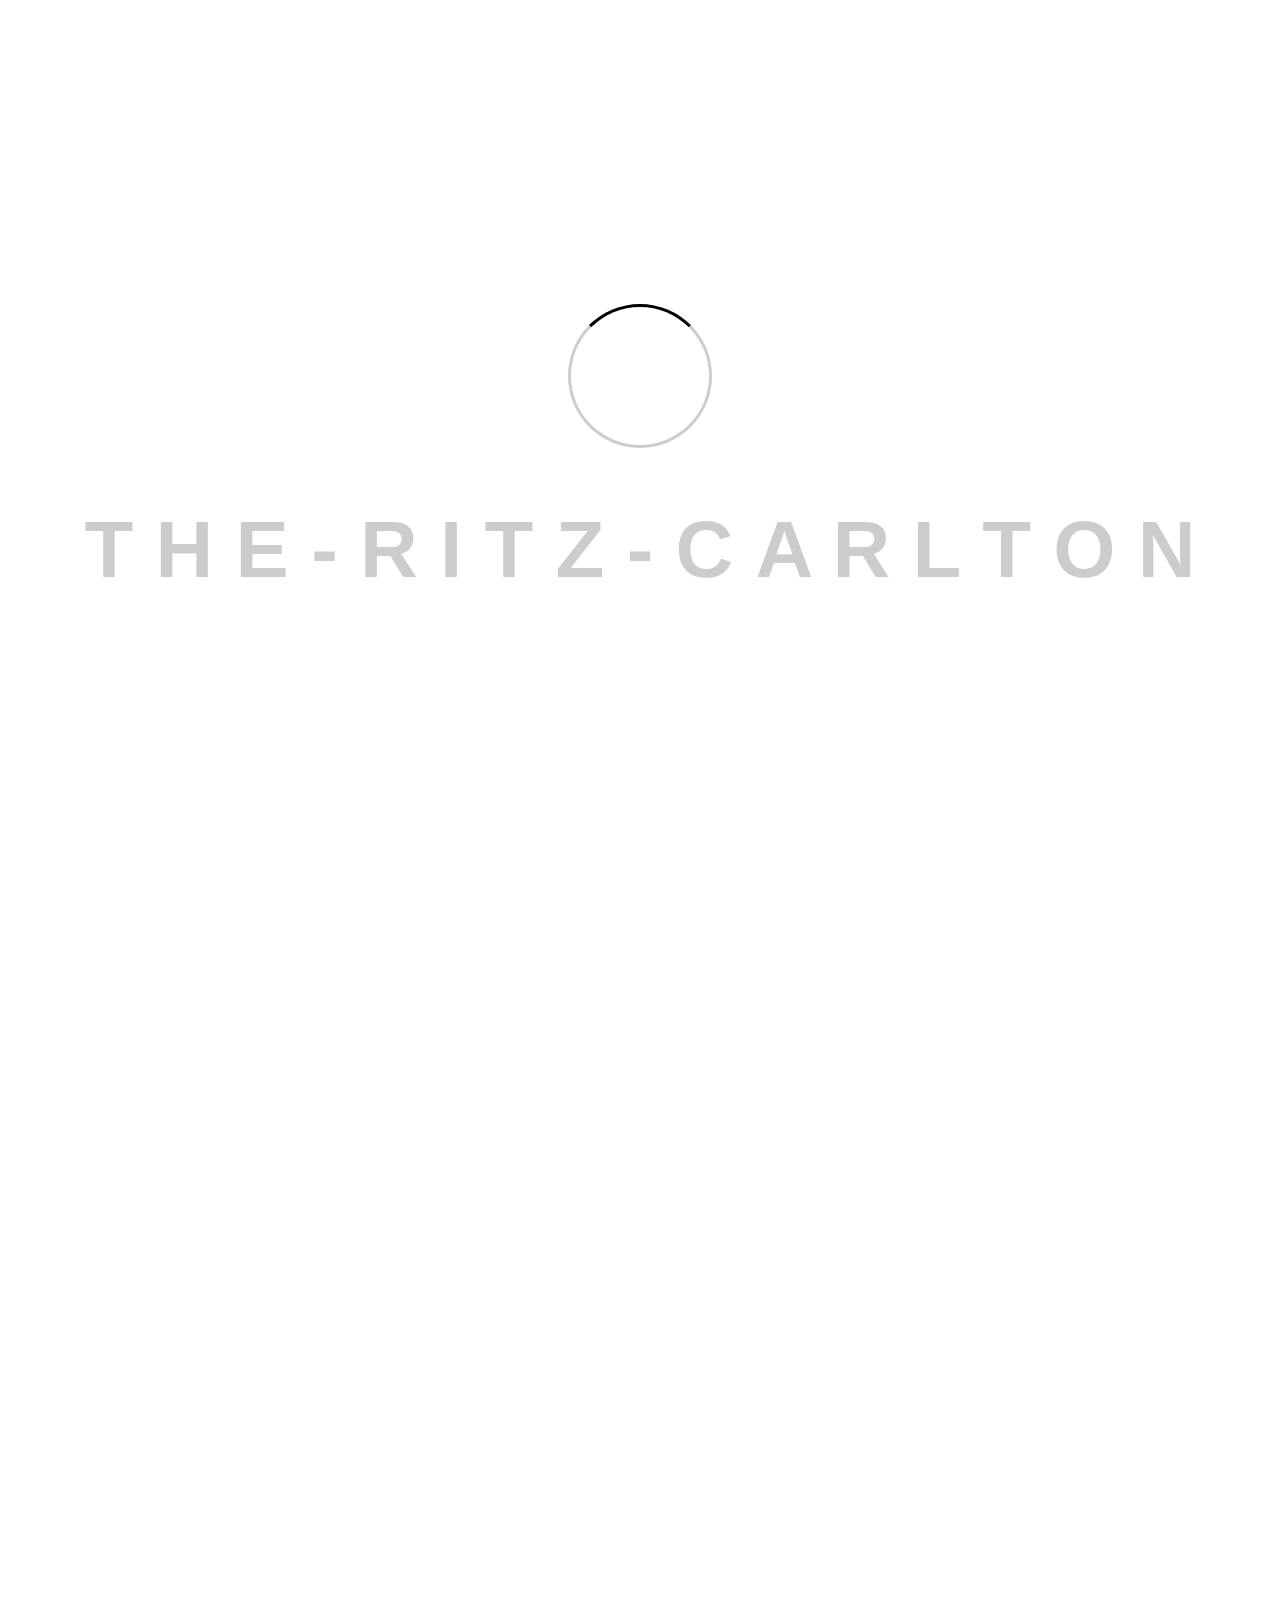
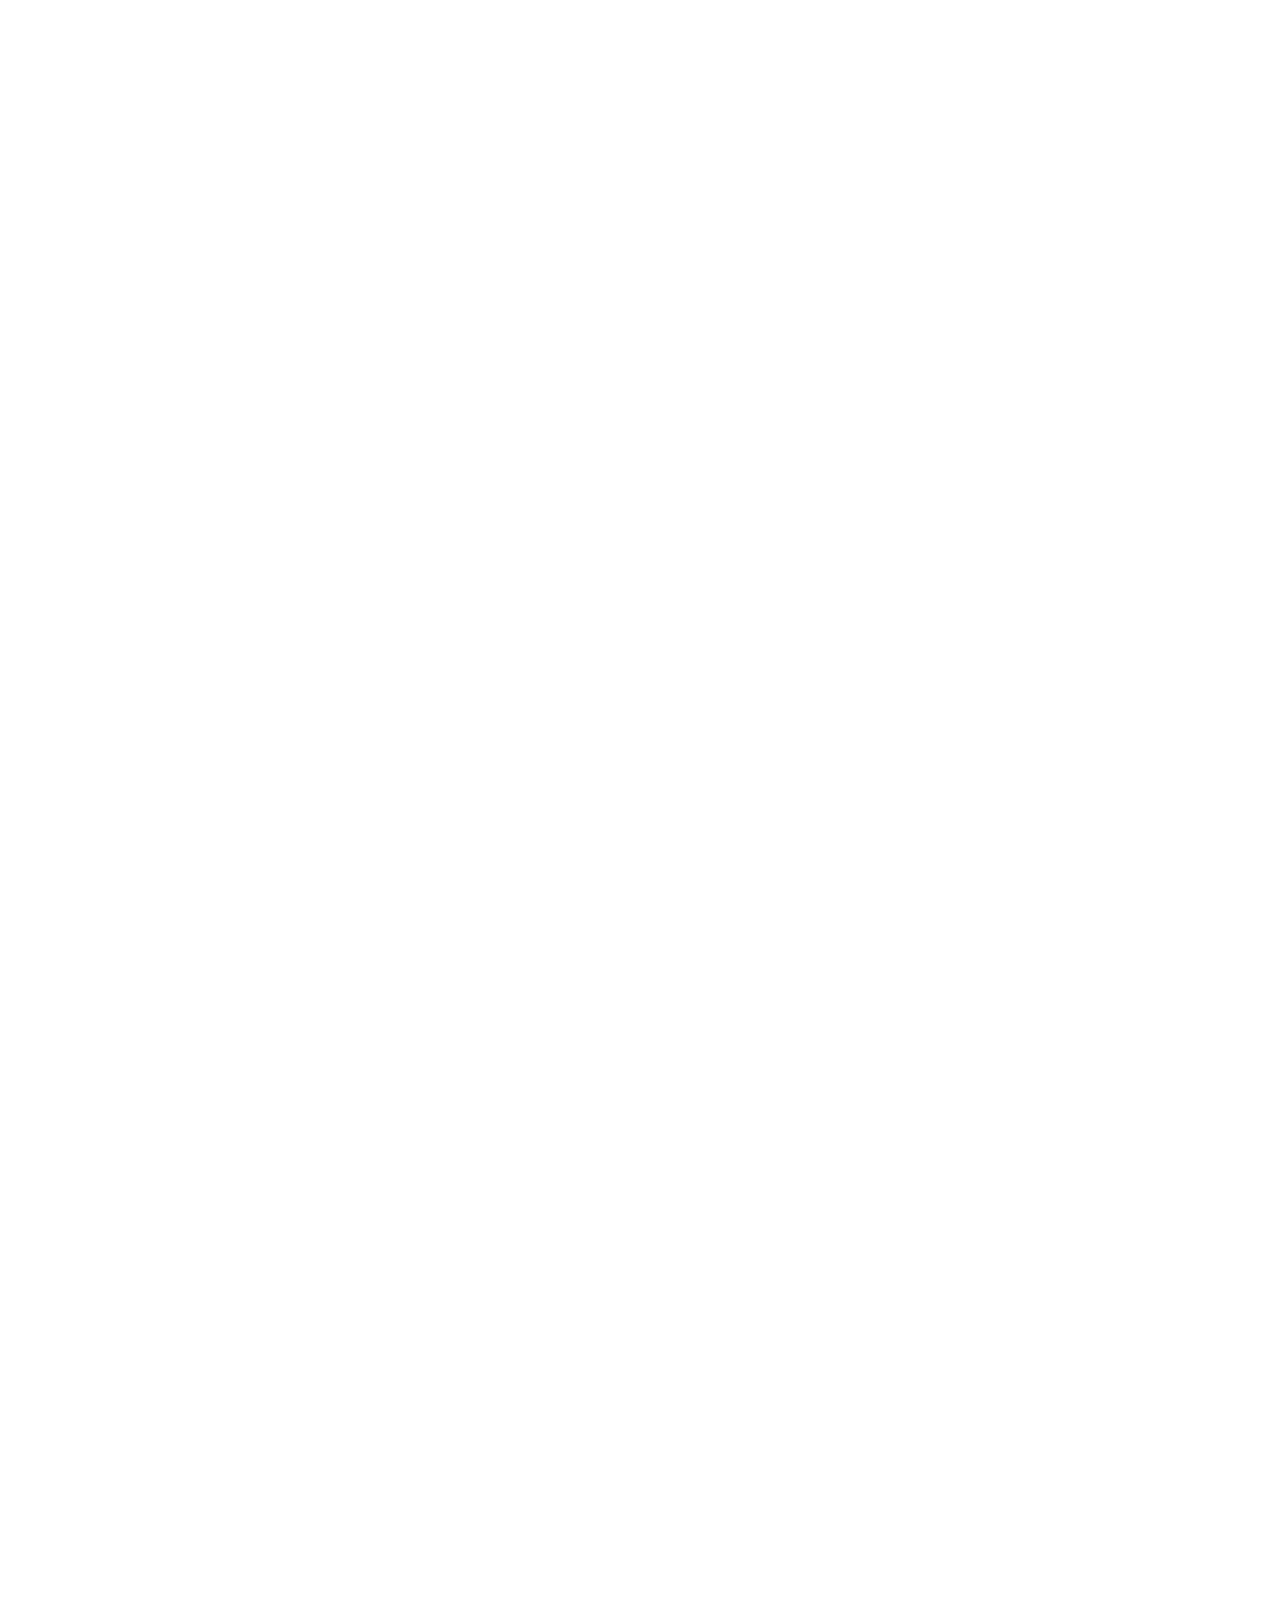
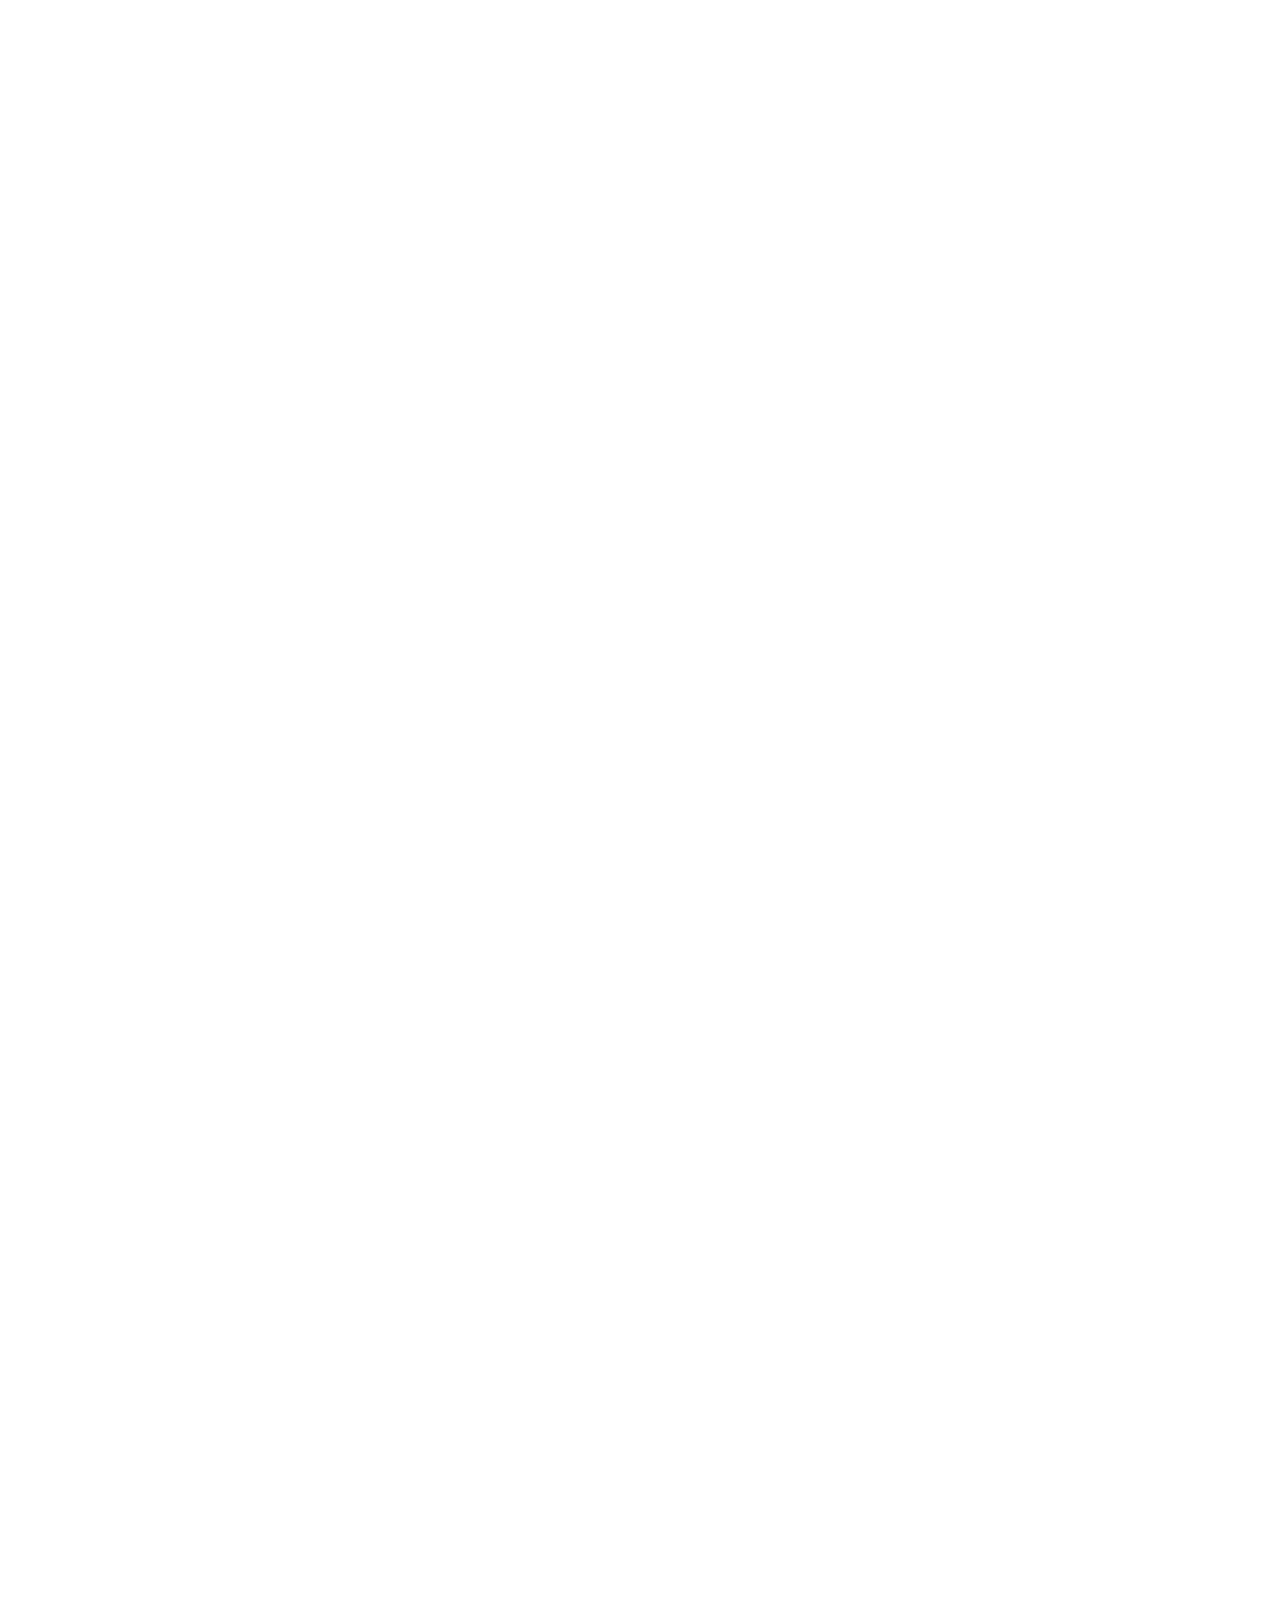
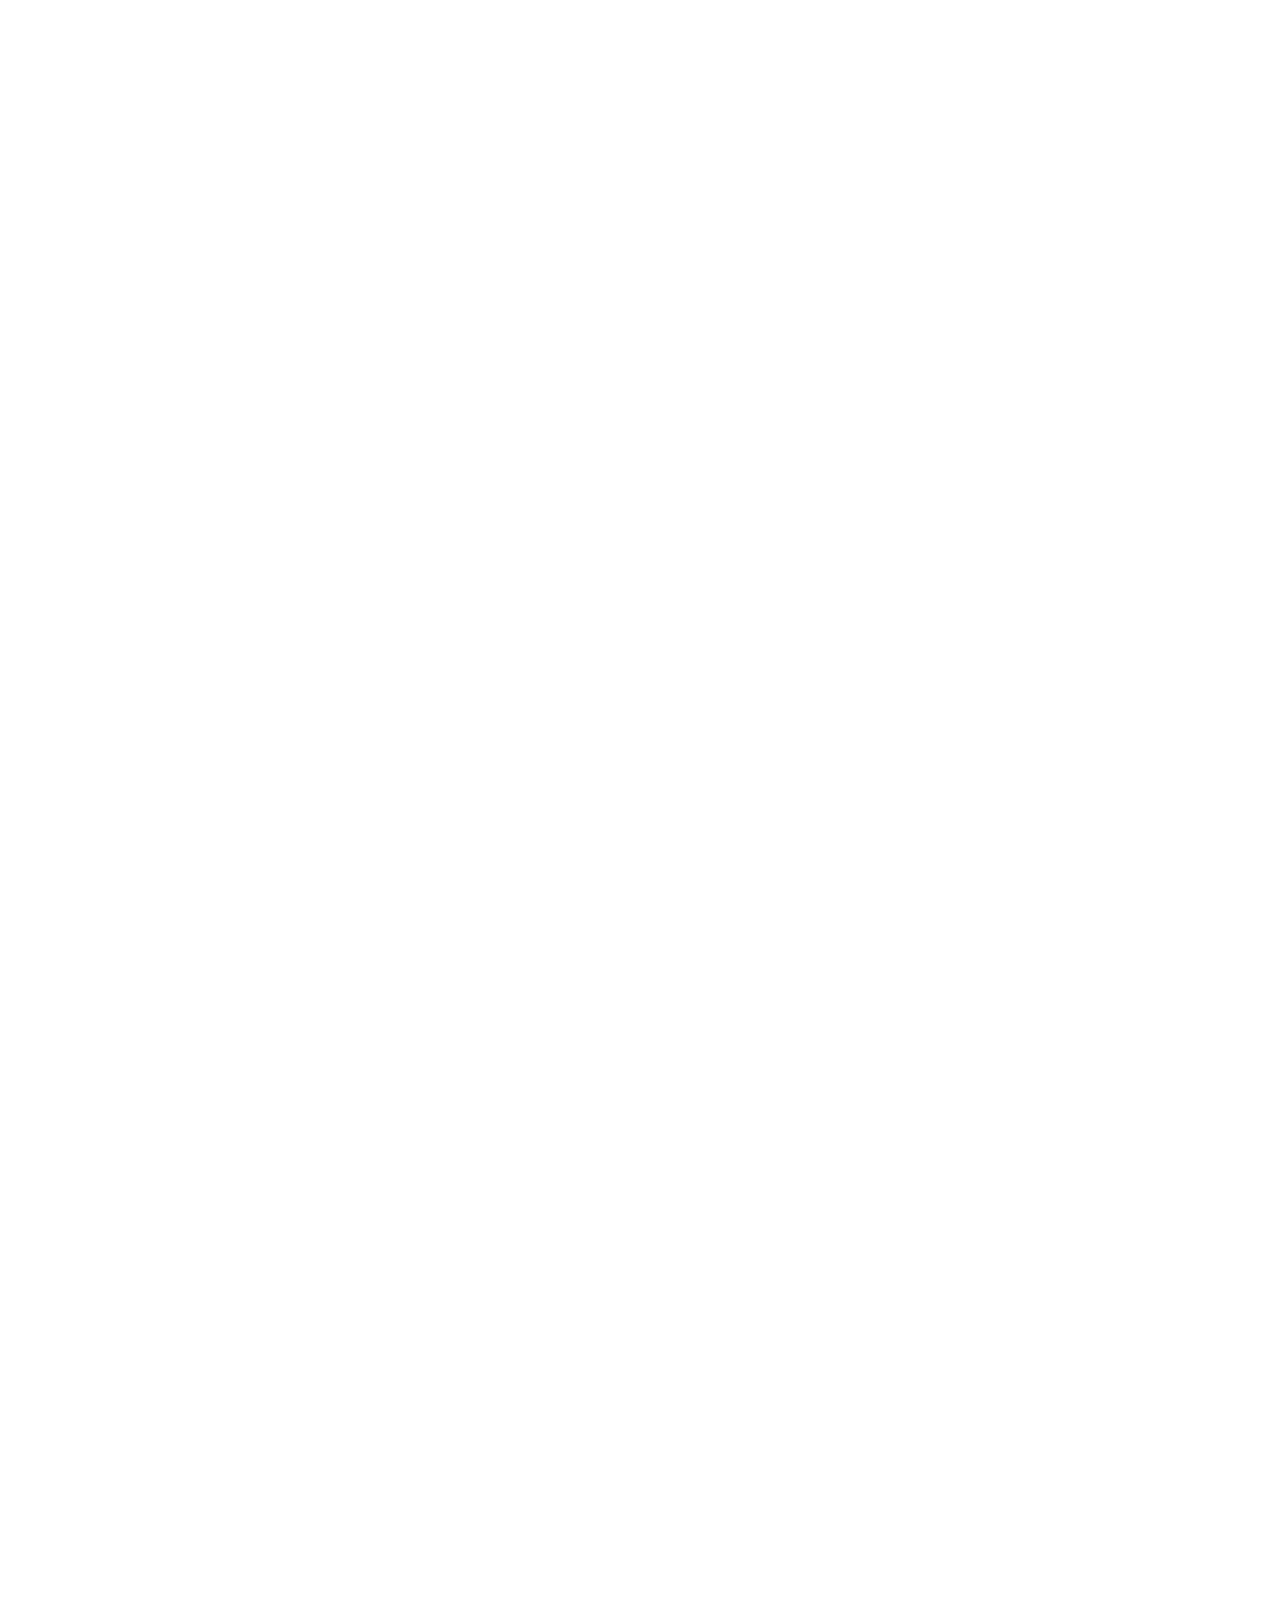
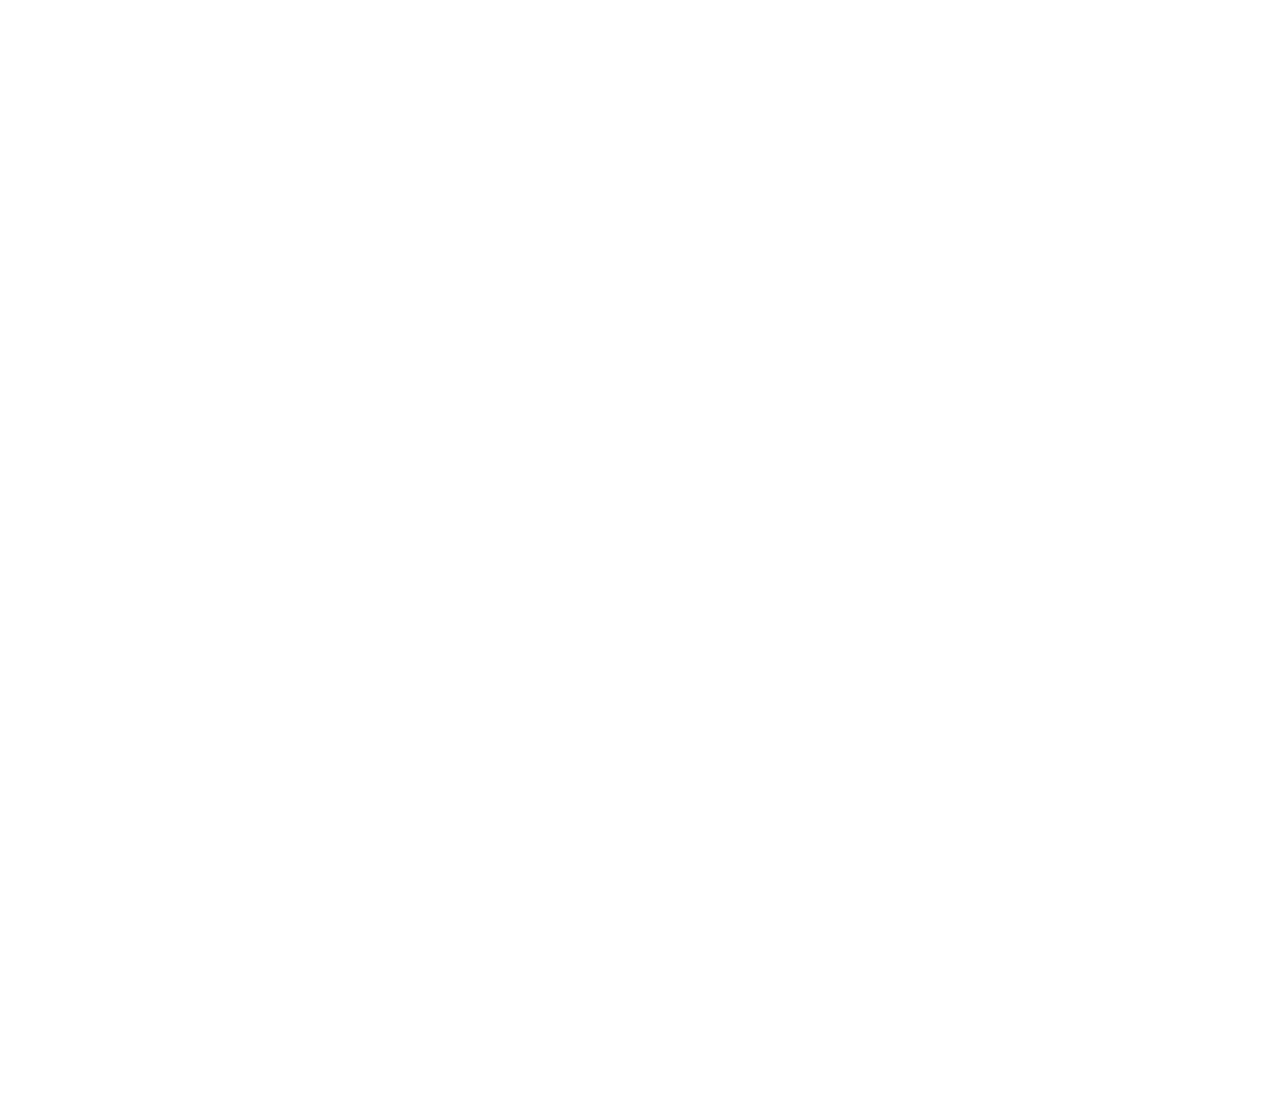
<file: index.html>
<!DOCTYPE html>
<html lang="en">
<head>
    <meta charset="UTF-8">
    <meta name="viewport" content="width=device-width, initial-scale=1.0">
    <title>Ritz-Carlton</title>

    <!-- Fonts -->
    <link rel="stylesheet" href="./fonts/Inter/stylesheet.css">
    <link rel="stylesheet" href="./fonts/TTFirsNeue/stylesheet.css">
    <link rel="stylesheet" href="./fonts/PlayfairDisplay/stylesheet.css">
    <!-- aos -->
    <link href="https://unpkg.com/aos@2.3.1/dist/aos.css" rel="stylesheet">
    <!-- aos -->
    <!-- Swiper css -->
    <link rel="stylesheet" href="https://cdn.jsdelivr.net/npm/swiper@11/swiper-bundle.min.css" />
    <!-- css file -->
    <link rel="stylesheet" href="./css/style.css">
</head>
<body class="hidden">
    <!-- Preloader -->
	<section>
		<div id="preloader">
			<div id="ctn-preloader" class="ctn-preloader">
				<div class="animation-preloader">
					<div class="spinner"></div>
					<div class="txt-loading">
						<span data-text-preloader="T" class="letters-loading">
							T
						</span>
						<span data-text-preloader="H" class="letters-loading">
							H
						</span>
						<span data-text-preloader="E" class="letters-loading">
							E
						</span>
						<span data-text-preloader="-" class="letters-loading">
							-
						</span>
						<span data-text-preloader="R" class="letters-loading">
							R
						</span>
						<span data-text-preloader="I" class="letters-loading">
							I
						</span>
						<span data-text-preloader="T" class="letters-loading">
							T
						</span>
						<span data-text-preloader="Z" class="letters-loading">
							Z
						</span>
						<span data-text-preloader="-" class="letters-loading">
                            -
						</span>
							<span data-text-preloader="C" class="letters-loading">
							C
						</span>
							<span data-text-preloader="A" class="letters-loading">
							A
						</span>
							<span data-text-preloader="R" class="letters-loading">
							R
						</span>
						</span>
							<span data-text-preloader="L" class="letters-loading">
							L
						</span>
						</span>
							<span data-text-preloader="T" class="letters-loading">
							T
						</span>
						</span>
							<span data-text-preloader="O" class="letters-loading">
							O
						</span>
						</span>
							<span data-text-preloader="N" class="letters-loading">
							N
						</span>
					</div>
				</div>	
				<div class="loader-section section-left"></div>
				<div class="loader-section section-right"></div>
			</div>
		</div>
	</section>
    

    <div class="wrapper">

        <!-- media_menu -->
        <div class="media_menu">
            <div class="main_container">
                <nav>
                    <ul class="nav_link">
                        <li class="nav_item">
                            <a href="#">
                                О проекте
                            </a>
                        </li>
                        <li class="nav_item">
                            <a href="#">
                                Удобства
                            </a>
                        </li>
                        <li class="nav_item">
                            <a href="#">
                                Расположение
                            </a>
                        </li>
                        <li class="nav_item">
                            <a href="#">
                                Контакты
                            </a>
                        </li>
                    </ul>
                </nav>
            </div>
        </div>
        <!-- media_menu -->

        <!-- home -->
        <section class="home_section">
            <div class="home_section_bg"></div>
            <header id="Header"  data-aos="fade-down" data-aos-duration="2500">
                <div class="main_container">
                    <div class="header_left">
                        <a href="#">
                            <img src="./images/logo.svg" alt="">
                        </a>
                        <nav>
                            <ul class="nav_link">
                                <li class="nav_item">
                                    <a href="#">
                                        О проекте
                                    </a>
                                </li>
                                <li class="nav_item">
                                    <a href="#">
                                        Удобства
                                    </a>
                                </li>
                                <li class="nav_item">
                                    <a href="#">
                                        Расположение
                                    </a>
                                </li>
                                <li class="nav_item">
                                    <a href="#">
                                        Контакты
                                    </a>
                                </li>
                            </ul>
                        </nav>
                    </div>
                    <div class="header_right">
                        <a class="desktop_phone" href="tel:+35794204812">
                            +357 94 204812
                        </a>
                        <a class="media_phone" href="tel:+35794204812">
                            <img src="./images/mobie_phone.svg" alt="">
                        </a>
                        <div class="hamburger" id="hamburger-1">
                            <span class="line"></span>
                            <span class="line"></span>
                            <span class="line"></span>
                        </div>
                    </div>
                </div>
            </header>
            <div class="home">
                <div class="main_container">
                    <h1 data-aos="fade-up" data-aos-duration="2500">
                        The Ritz-Carlton Residences
                    </h1>
                    <h6 data-aos="fade-up" data-aos-duration="2500">
                        limassol , cyprus
                    </h6>
                    <button class="main_btn_white" data-aos="flip-up" data-aos-duration="2500">
                        Получить консультацию
                        <svg xmlns="http://www.w3.org/2000/svg" width="12" height="13" viewBox="0 0 12 13" fill="none">
                            <path d="M11.711 9.53818C11.5278 9.40936 9.52344 8.07565 9.27778 7.92549C9.17075 7.85995 9.04015 7.82793 8.89813 7.82793C8.71495 7.82793 8.51212 7.8813 8.31417 7.98559C8.12124 8.08726 7.5369 8.41999 7.25098 8.58346C6.99913 8.40651 6.4075 7.95301 5.47529 7.01923C4.54892 6.09257 4.09161 5.49565 3.91367 5.2423C4.07665 4.95638 4.40877 4.37162 4.50981 4.17913C4.70122 3.81626 4.72294 3.45394 4.56763 3.20959C4.42188 2.97928 3.0945 0.964924 2.95753 0.775434C2.82861 0.596617 2.59715 0.5 2.34606 0.5C2.14791 0.5 1.93778 0.559918 1.75554 0.686868C1.73795 0.699414 -0.023158 1.97716 0.000230918 2.70385C0.0651704 4.74517 2.04742 7.14412 3.69886 8.79729C5.35029 10.4505 7.74777 12.4347 9.7957 12.5H9.81254C10.5296 12.5 11.79 10.76 11.8021 10.7427C12.1327 10.2699 12.0122 9.7494 11.711 9.53818ZM11.194 10.3065C10.7193 10.9644 10.0453 11.6516 9.78149 11.75C8.37778 11.684 6.40806 10.4496 4.22802 8.26761C2.04817 6.08549 0.814728 4.11663 0.749613 2.71661C0.844292 2.45185 1.53098 1.7731 2.1825 1.30162C2.23078 1.26829 2.29028 1.24901 2.34585 1.24901C2.35819 1.24901 2.36848 1.25013 2.37654 1.25163C2.58704 1.55777 3.71701 3.26955 3.92208 3.58954C3.92283 3.62324 3.91143 3.70879 3.84724 3.83088C3.77894 3.96102 3.56619 4.34037 3.26363 4.87102L3.02825 5.28389L3.30124 5.67298C3.50482 5.96227 3.98907 6.59122 4.94577 7.54878C5.90659 8.51064 6.53285 8.99374 6.82081 9.19633L7.20963 9.46951L7.62221 9.23359C8.02208 9.00495 8.50519 8.73102 8.66238 8.64845C8.78849 8.58198 8.87475 8.57673 8.89814 8.57673C8.90188 8.57673 8.90508 8.57673 8.90768 8.57711C9.19415 8.75705 10.9418 9.91815 11.2503 10.1299C11.2554 10.1599 11.2507 10.225 11.194 10.3065ZM7.54176 4.91447C7.59003 4.96334 7.65798 4.99313 7.73338 4.99108L7.87035 4.98788C7.87296 4.98788 7.87483 4.98677 7.87783 4.98659L10.5618 4.99838C10.7127 4.99482 10.8379 4.86974 10.8415 4.71825L10.8417 4.52614C10.8188 4.34789 10.6787 4.2434 10.5275 4.24677L8.75574 4.24209L11.8191 1.18067C11.9653 1.03444 11.9653 0.797189 11.8191 0.650953C11.673 0.504903 11.4361 0.504903 11.29 0.650953L8.21817 3.7208L8.22846 1.90884C8.23182 1.75756 8.1119 1.62574 7.96071 1.6293L7.76873 1.62947C7.61717 1.63322 7.492 1.72329 7.4888 1.87458L7.48113 4.57799C7.48113 4.5806 7.49142 4.58248 7.49142 4.5851L7.47645 4.72216C7.47496 4.79818 7.49272 4.86577 7.54176 4.91447Z" fill="white"/>
                        </svg>
                    </button>
                </div>
            </div>
            <a href="#liveTime" class="home_down"  data-aos="zoom-in" data-aos-duration="2500">
                <img src="./images/home_down.svg" alt="">
            </a>
        </section>
        <!-- home -->

        <!-- live_time -->
        <section id="liveTime" class="live_time">
            <div class="main_container">
                <h6 class="main_title" data-aos="fade-up" data-aos-duration="2500">
                    Недвижимость на Кипре – это исключительный момент для жизни.
                </h6>
                <div class="live_time_in">
                    <div class="live_time_left" data-aos="zoom-in-right" data-aos-duration="2500">
                        <img src="./images/live_time.png" alt="">
                    </div>
                    <div class="live_time_right" data-aos="zoom-in-left" data-aos-duration="2500">
                       <div class="live_time_right_in">
                            <p class="live_time_text">
                                Несомненно, недвижимость в <b>Лимассоле</b> является центром притяжения растущего мирового сообщества, которое ценит особый образ жизни.
                            </p>
                            <p>
                                Таким образом, с появлением <b>The Ritz-Carlton Residences,</b> в Лимассоле и его проверенной временем традицией исключительного обслуживания и роскошного комфорта <b>каждый владелец резиденции теперь может насладиться редкими впечатлениями при покупке недвижимости.</b>
                            </p>
                            <div class="live_time_btns">
                                <button class="live_time_btn_one main_btn_white" data-aos="flip-up" data-aos-duration="2500">
                                    Получить консультацию
                                    <svg xmlns="http://www.w3.org/2000/svg" width="12" height="13" viewBox="0 0 12 13" fill="none">
                                        <path d="M11.711 9.53818C11.5278 9.40936 9.52344 8.07565 9.27778 7.92549C9.17075 7.85995 9.04015 7.82793 8.89813 7.82793C8.71495 7.82793 8.51212 7.8813 8.31417 7.98559C8.12124 8.08726 7.5369 8.41999 7.25098 8.58346C6.99913 8.40651 6.4075 7.95301 5.47529 7.01923C4.54892 6.09257 4.09161 5.49565 3.91367 5.2423C4.07665 4.95638 4.40877 4.37162 4.50981 4.17913C4.70122 3.81626 4.72294 3.45394 4.56763 3.20959C4.42188 2.97928 3.0945 0.964924 2.95753 0.775434C2.82861 0.596617 2.59715 0.5 2.34606 0.5C2.14791 0.5 1.93778 0.559918 1.75554 0.686868C1.73795 0.699414 -0.023158 1.97716 0.000230918 2.70385C0.0651704 4.74517 2.04742 7.14412 3.69886 8.79729C5.35029 10.4505 7.74777 12.4347 9.7957 12.5H9.81254C10.5296 12.5 11.79 10.76 11.8021 10.7427C12.1327 10.2699 12.0122 9.7494 11.711 9.53818ZM11.194 10.3065C10.7193 10.9644 10.0453 11.6516 9.78149 11.75C8.37778 11.684 6.40806 10.4496 4.22802 8.26761C2.04817 6.08549 0.814728 4.11663 0.749613 2.71661C0.844292 2.45185 1.53098 1.7731 2.1825 1.30162C2.23078 1.26829 2.29028 1.24901 2.34585 1.24901C2.35819 1.24901 2.36848 1.25013 2.37654 1.25163C2.58704 1.55777 3.71701 3.26955 3.92208 3.58954C3.92283 3.62324 3.91143 3.70879 3.84724 3.83088C3.77894 3.96102 3.56619 4.34037 3.26363 4.87102L3.02825 5.28389L3.30124 5.67298C3.50482 5.96227 3.98907 6.59122 4.94577 7.54878C5.90659 8.51064 6.53285 8.99374 6.82081 9.19633L7.20963 9.46951L7.62221 9.23359C8.02208 9.00495 8.50519 8.73102 8.66238 8.64845C8.78849 8.58198 8.87475 8.57673 8.89814 8.57673C8.90188 8.57673 8.90508 8.57673 8.90768 8.57711C9.19415 8.75705 10.9418 9.91815 11.2503 10.1299C11.2554 10.1599 11.2507 10.225 11.194 10.3065ZM7.54176 4.91447C7.59003 4.96334 7.65798 4.99313 7.73338 4.99108L7.87035 4.98788C7.87296 4.98788 7.87483 4.98677 7.87783 4.98659L10.5618 4.99838C10.7127 4.99482 10.8379 4.86974 10.8415 4.71825L10.8417 4.52614C10.8188 4.34789 10.6787 4.2434 10.5275 4.24677L8.75574 4.24209L11.8191 1.18067C11.9653 1.03444 11.9653 0.797189 11.8191 0.650953C11.673 0.504903 11.4361 0.504903 11.29 0.650953L8.21817 3.7208L8.22846 1.90884C8.23182 1.75756 8.1119 1.62574 7.96071 1.6293L7.76873 1.62947C7.61717 1.63322 7.492 1.72329 7.4888 1.87458L7.48113 4.57799C7.48113 4.5806 7.49142 4.58248 7.49142 4.5851L7.47645 4.72216C7.47496 4.79818 7.49272 4.86577 7.54176 4.91447Z" fill="black"/>
                                    </svg>
                                </button>
                                <button class="live_time_btn_two main_btn_black" data-aos="flip-up" data-aos-duration="2500">
                                    Скачать брошюру
                                    <svg xmlns="http://www.w3.org/2000/svg" width="10" height="13" viewBox="0 0 10 13" fill="none">
                                        <path d="M8.27857 4.7143H7.14286V1.14287C7.14286 0.750017 6.82143 0.428589 6.42857 0.428589H3.57143C3.17857 0.428589 2.85714 0.750017 2.85714 1.14287V4.7143H1.72143C1.08571 4.7143 0.764286 5.48573 1.21429 5.93573L4.49286 9.2143C4.77143 9.49287 5.22143 9.49287 5.5 9.2143L8.77857 5.93573C9.22857 5.48573 8.91429 4.7143 8.27857 4.7143ZM0 11.8572C0 12.25 0.321429 12.5714 0.714286 12.5714H9.28571C9.67857 12.5714 10 12.25 10 11.8572C10 11.4643 9.67857 11.1429 9.28571 11.1429H0.714286C0.321429 11.1429 0 11.4643 0 11.8572Z" fill="white"/>
                                    </svg>
                                </button>
                            </div>
                       </div>
                    </div>
                </div>
            </div>
        </section>
        <!-- live_time -->

        <!-- contact -->
        <section class="contact">
            <div class="contact_wrapper">
                <img  data-aos="zoom-in-left" class="contact_img" src="./images/contact_img.png" alt="" data-aos-duration="2500">
                <div class="main_container">
                    <form class="contact_form" action="#" data-aos="zoom-in-right" data-aos-duration="2500">
                        <h6 class="main_title">
                            Скачайте брошюру для ознакомления 
                        </h6>
                        <input class="contact_input" type="text" placeholder="ваше имя">
                        <input class="contact_input" type="tel" placeholder="телефон">
                        <input class="contact_input" type="email" placeholder="E-mail">
                        <div class="contact_checkbox">
                            <input type="checkbox" id="checked">
                            <label for="checked">
                                Принимаю <a>УСЛОВИЯ ОБРАБОТКИ<br> ПЕРСОНАЛЬНЫХ ДАННЫХ</a>
                            </label>
                        </div>
                        <button class="main_btn_black" data-aos="flip-up">
                            Скачать брошюру
                            <svg xmlns="http://www.w3.org/2000/svg" width="10" height="13" viewBox="0 0 10 13" fill="none">
                                <path d="M8.27833 4.71418H7.14261V1.14275C7.14261 0.749895 6.82118 0.428467 6.42833 0.428467H3.57118C3.17833 0.428467 2.8569 0.749895 2.8569 1.14275V4.71418H1.72118C1.08547 4.71418 0.764041 5.48561 1.21404 5.93561L4.49261 9.21418C4.77118 9.49275 5.22118 9.49275 5.49976 9.21418L8.77833 5.93561C9.22833 5.48561 8.91404 4.71418 8.27833 4.71418ZM-0.000244141 11.857C-0.000244141 12.2499 0.321184 12.5713 0.714042 12.5713H9.28547C9.67833 12.5713 9.99976 12.2499 9.99976 11.857C9.99976 11.4642 9.67833 11.1428 9.28547 11.1428H0.714042C0.321184 11.1428 -0.000244141 11.4642 -0.000244141 11.857Z" fill="white"/>
                            </svg>
                        </button>
                    </form>
                </div>
            </div>
        </section>
        <!-- contact -->

        <!-- live_time_two -->
        <section class="live_time">
            <div class="main_container">
                <h6 class="main_title" data-aos="fade-up" data-aos-duration="2500">
                    Редкие впечатления, которые можно получить в резиденциях Ritz-Carlton
                </h6>
                <div class="live_time_in">
                    <div class="live_time_left" data-aos="zoom-in-right" data-aos-duration="2500">
                        <img src="./images/live_two_img.jpg" alt="">
                    </div>
                    <div class="live_time_right" data-aos="zoom-in-left" data-aos-duration="2500">
                       <div class="live_time_right_in">
                            <p class="live_time_text">
                                Благодаря высокому сервису <b>The Ritz-Carlton Residences,</b> ваши желания всегда исполняются и даже предвкушаются.
                            </p>
                            <p>
                                Это истинный секрет отличного обслуживания – естественного, сердечного и бескомпромиссного, чтобы сделать впечатления каждого ценным, образом жизни.
                            </p>
                            <div class="live_time_btns">
                                <button class="live_time_btn_one main_btn_white" data-aos="flip-up" data-aos-duration="2500">
                                    Получить консультацию
                                    <svg xmlns="http://www.w3.org/2000/svg" width="12" height="13" viewBox="0 0 12 13" fill="none">
                                        <path d="M11.711 9.53818C11.5278 9.40936 9.52344 8.07565 9.27778 7.92549C9.17075 7.85995 9.04015 7.82793 8.89813 7.82793C8.71495 7.82793 8.51212 7.8813 8.31417 7.98559C8.12124 8.08726 7.5369 8.41999 7.25098 8.58346C6.99913 8.40651 6.4075 7.95301 5.47529 7.01923C4.54892 6.09257 4.09161 5.49565 3.91367 5.2423C4.07665 4.95638 4.40877 4.37162 4.50981 4.17913C4.70122 3.81626 4.72294 3.45394 4.56763 3.20959C4.42188 2.97928 3.0945 0.964924 2.95753 0.775434C2.82861 0.596617 2.59715 0.5 2.34606 0.5C2.14791 0.5 1.93778 0.559918 1.75554 0.686868C1.73795 0.699414 -0.023158 1.97716 0.000230918 2.70385C0.0651704 4.74517 2.04742 7.14412 3.69886 8.79729C5.35029 10.4505 7.74777 12.4347 9.7957 12.5H9.81254C10.5296 12.5 11.79 10.76 11.8021 10.7427C12.1327 10.2699 12.0122 9.7494 11.711 9.53818ZM11.194 10.3065C10.7193 10.9644 10.0453 11.6516 9.78149 11.75C8.37778 11.684 6.40806 10.4496 4.22802 8.26761C2.04817 6.08549 0.814728 4.11663 0.749613 2.71661C0.844292 2.45185 1.53098 1.7731 2.1825 1.30162C2.23078 1.26829 2.29028 1.24901 2.34585 1.24901C2.35819 1.24901 2.36848 1.25013 2.37654 1.25163C2.58704 1.55777 3.71701 3.26955 3.92208 3.58954C3.92283 3.62324 3.91143 3.70879 3.84724 3.83088C3.77894 3.96102 3.56619 4.34037 3.26363 4.87102L3.02825 5.28389L3.30124 5.67298C3.50482 5.96227 3.98907 6.59122 4.94577 7.54878C5.90659 8.51064 6.53285 8.99374 6.82081 9.19633L7.20963 9.46951L7.62221 9.23359C8.02208 9.00495 8.50519 8.73102 8.66238 8.64845C8.78849 8.58198 8.87475 8.57673 8.89814 8.57673C8.90188 8.57673 8.90508 8.57673 8.90768 8.57711C9.19415 8.75705 10.9418 9.91815 11.2503 10.1299C11.2554 10.1599 11.2507 10.225 11.194 10.3065ZM7.54176 4.91447C7.59003 4.96334 7.65798 4.99313 7.73338 4.99108L7.87035 4.98788C7.87296 4.98788 7.87483 4.98677 7.87783 4.98659L10.5618 4.99838C10.7127 4.99482 10.8379 4.86974 10.8415 4.71825L10.8417 4.52614C10.8188 4.34789 10.6787 4.2434 10.5275 4.24677L8.75574 4.24209L11.8191 1.18067C11.9653 1.03444 11.9653 0.797189 11.8191 0.650953C11.673 0.504903 11.4361 0.504903 11.29 0.650953L8.21817 3.7208L8.22846 1.90884C8.23182 1.75756 8.1119 1.62574 7.96071 1.6293L7.76873 1.62947C7.61717 1.63322 7.492 1.72329 7.4888 1.87458L7.48113 4.57799C7.48113 4.5806 7.49142 4.58248 7.49142 4.5851L7.47645 4.72216C7.47496 4.79818 7.49272 4.86577 7.54176 4.91447Z" fill="black"/>
                                    </svg>
                                </button>
                                <button class="live_time_btn_two main_btn_black" data-aos="flip-up" data-aos-duration="2500">
                                    Скачать брошюру
                                    <svg xmlns="http://www.w3.org/2000/svg" width="10" height="13" viewBox="0 0 10 13" fill="none">
                                        <path d="M8.27857 4.7143H7.14286V1.14287C7.14286 0.750017 6.82143 0.428589 6.42857 0.428589H3.57143C3.17857 0.428589 2.85714 0.750017 2.85714 1.14287V4.7143H1.72143C1.08571 4.7143 0.764286 5.48573 1.21429 5.93573L4.49286 9.2143C4.77143 9.49287 5.22143 9.49287 5.5 9.2143L8.77857 5.93573C9.22857 5.48573 8.91429 4.7143 8.27857 4.7143ZM0 11.8572C0 12.25 0.321429 12.5714 0.714286 12.5714H9.28571C9.67857 12.5714 10 12.25 10 11.8572C10 11.4643 9.67857 11.1429 9.28571 11.1429H0.714286C0.321429 11.1429 0 11.4643 0 11.8572Z" fill="white"/>
                                    </svg>
                                </button>
                            </div>
                       </div>
                    </div>
                </div>
            </div>
        </section>
        <!-- live_time_two -->

        <!-- live_time_two -->
        <section class="live_time live_three">
            <div class="main_container">
                <div class="live_time_in live_time_three">
                    <div class="live_time_left" data-aos="zoom-in-right" data-aos-duration="2500">
                        <img src="./images/live_three.jpg" alt="">
                    </div>
                    <div class="live_time_right" data-aos="zoom-in-left" data-aos-duration="2500">
                        <div class="live_time_right_in">
                            <p class="live_time_text">
                                Как владелец резиденции <b>Ritz-Carlton,</b> Лимассол, вы будете жить исключительной жизнью на побережье Средиземного моря. 
                            </p>
                            <p>
                                Комплекс включает в себя 5* отельное обслуживание <b>The Ritz-Carlton Residences</b>
                                в окружении ландшафтных садов, открытых бассейнов, большого СПА-центра и всего, что вам нужно для привилегированного образа жизни.
                            </p>
                            <div class="live_time_btns">
                                <button class="live_time_btn_one main_btn_white" data-aos="flip-up" data-aos-duration="2500">
                                    Получить консультацию
                                    <svg xmlns="http://www.w3.org/2000/svg" width="12" height="13" viewBox="0 0 12 13" fill="none">
                                        <path d="M11.711 9.53818C11.5278 9.40936 9.52344 8.07565 9.27778 7.92549C9.17075 7.85995 9.04015 7.82793 8.89813 7.82793C8.71495 7.82793 8.51212 7.8813 8.31417 7.98559C8.12124 8.08726 7.5369 8.41999 7.25098 8.58346C6.99913 8.40651 6.4075 7.95301 5.47529 7.01923C4.54892 6.09257 4.09161 5.49565 3.91367 5.2423C4.07665 4.95638 4.40877 4.37162 4.50981 4.17913C4.70122 3.81626 4.72294 3.45394 4.56763 3.20959C4.42188 2.97928 3.0945 0.964924 2.95753 0.775434C2.82861 0.596617 2.59715 0.5 2.34606 0.5C2.14791 0.5 1.93778 0.559918 1.75554 0.686868C1.73795 0.699414 -0.023158 1.97716 0.000230918 2.70385C0.0651704 4.74517 2.04742 7.14412 3.69886 8.79729C5.35029 10.4505 7.74777 12.4347 9.7957 12.5H9.81254C10.5296 12.5 11.79 10.76 11.8021 10.7427C12.1327 10.2699 12.0122 9.7494 11.711 9.53818ZM11.194 10.3065C10.7193 10.9644 10.0453 11.6516 9.78149 11.75C8.37778 11.684 6.40806 10.4496 4.22802 8.26761C2.04817 6.08549 0.814728 4.11663 0.749613 2.71661C0.844292 2.45185 1.53098 1.7731 2.1825 1.30162C2.23078 1.26829 2.29028 1.24901 2.34585 1.24901C2.35819 1.24901 2.36848 1.25013 2.37654 1.25163C2.58704 1.55777 3.71701 3.26955 3.92208 3.58954C3.92283 3.62324 3.91143 3.70879 3.84724 3.83088C3.77894 3.96102 3.56619 4.34037 3.26363 4.87102L3.02825 5.28389L3.30124 5.67298C3.50482 5.96227 3.98907 6.59122 4.94577 7.54878C5.90659 8.51064 6.53285 8.99374 6.82081 9.19633L7.20963 9.46951L7.62221 9.23359C8.02208 9.00495 8.50519 8.73102 8.66238 8.64845C8.78849 8.58198 8.87475 8.57673 8.89814 8.57673C8.90188 8.57673 8.90508 8.57673 8.90768 8.57711C9.19415 8.75705 10.9418 9.91815 11.2503 10.1299C11.2554 10.1599 11.2507 10.225 11.194 10.3065ZM7.54176 4.91447C7.59003 4.96334 7.65798 4.99313 7.73338 4.99108L7.87035 4.98788C7.87296 4.98788 7.87483 4.98677 7.87783 4.98659L10.5618 4.99838C10.7127 4.99482 10.8379 4.86974 10.8415 4.71825L10.8417 4.52614C10.8188 4.34789 10.6787 4.2434 10.5275 4.24677L8.75574 4.24209L11.8191 1.18067C11.9653 1.03444 11.9653 0.797189 11.8191 0.650953C11.673 0.504903 11.4361 0.504903 11.29 0.650953L8.21817 3.7208L8.22846 1.90884C8.23182 1.75756 8.1119 1.62574 7.96071 1.6293L7.76873 1.62947C7.61717 1.63322 7.492 1.72329 7.4888 1.87458L7.48113 4.57799C7.48113 4.5806 7.49142 4.58248 7.49142 4.5851L7.47645 4.72216C7.47496 4.79818 7.49272 4.86577 7.54176 4.91447Z" fill="black"/>
                                    </svg>
                                </button>
                                <button class="live_time_btn_two main_btn_black" data-aos="flip-up" data-aos-duration="2500">
                                    Скачать брошюру
                                    <svg xmlns="http://www.w3.org/2000/svg" width="10" height="13" viewBox="0 0 10 13" fill="none">
                                        <path d="M8.27857 4.7143H7.14286V1.14287C7.14286 0.750017 6.82143 0.428589 6.42857 0.428589H3.57143C3.17857 0.428589 2.85714 0.750017 2.85714 1.14287V4.7143H1.72143C1.08571 4.7143 0.764286 5.48573 1.21429 5.93573L4.49286 9.2143C4.77143 9.49287 5.22143 9.49287 5.5 9.2143L8.77857 5.93573C9.22857 5.48573 8.91429 4.7143 8.27857 4.7143ZM0 11.8572C0 12.25 0.321429 12.5714 0.714286 12.5714H9.28571C9.67857 12.5714 10 12.25 10 11.8572C10 11.4643 9.67857 11.1429 9.28571 11.1429H0.714286C0.321429 11.1429 0 11.4643 0 11.8572Z" fill="white"/>
                                    </svg>
                                </button>
                            </div>
                        </div>
                    </div>
                </div>
            </div>
        </section>
        <!-- live_time_two -->

        <!-- location -->
        <section class="location">
            <div class="main_container">
                <div class="location_title">
                    <h6 class="main_title" data-aos="fade-up" data-aos-duration="2500">
                        Идеальное расположение
                    </h6>
                </div>
                <div class="location_img">
                    <img src="./images/location.png" alt="" data-aos="zoom-in-left" data-aos-duration="2500">
                    <div class="location_text" data-aos="zoom-in-right" data-aos-duration="2500">
                        <p>
                            Комплекс The <b>Ritz-Carlton Residences, Limassol,</b> с видом на Средиземное море расположен на набережной Лимассола, недалеко от исторических достопримечательностей города, уютных кафе и ресторанов, где подают вкусные блюда местной и интернациональной кухни, а также оживленной ночной жизни.
                        </p>
                    </div>
                </div>
            </div>
        </section>
        <!-- location -->

        <!-- footer -->
        <footer data-aos="fade-up"
         data-aos-duration="2500">
            <div class="footer_top">
                <div class="main_container">
                    <div class="footer_top_right">
                        <h6>
                            информация
                        </h6>
                        <div class="footer_top_right_in">
                            <div class="footer_top_in_left">
                                <ul>
                                    <li>
                                        <a href="#">
                                            О проекте
                                        </a>
                                    </li>
                                    <li>
                                        <a href="#">
                                            Удобства
                                        </a>
                                    </li>
                                    <li>
                                        <a href="#">
                                            Расположение
                                        </a>
                                    </li>
                                    <li>
                                        <a href="#">
                                            Контакты
                                        </a>
                                    </li>
                                    <li>
                                        <a href="#">
                                            Брошюра
                                        </a>
                                    </li>
                                </ul>
                                <button class="main_btn_black">
                                    Получить консультацию
                                    <svg xmlns="http://www.w3.org/2000/svg" width="12" height="13" viewBox="0 0 12 13" fill="none">
                                        <path d="M11.711 9.53818C11.5278 9.40936 9.52344 8.07565 9.27778 7.92549C9.17075 7.85995 9.04015 7.82793 8.89813 7.82793C8.71495 7.82793 8.51212 7.8813 8.31417 7.98559C8.12124 8.08726 7.5369 8.41999 7.25098 8.58346C6.99913 8.40651 6.4075 7.95301 5.47529 7.01923C4.54892 6.09257 4.09161 5.49565 3.91367 5.2423C4.07665 4.95638 4.40877 4.37162 4.50981 4.17913C4.70122 3.81626 4.72294 3.45394 4.56763 3.20959C4.42188 2.97928 3.0945 0.964924 2.95753 0.775434C2.82861 0.596617 2.59715 0.5 2.34606 0.5C2.14791 0.5 1.93778 0.559918 1.75554 0.686868C1.73795 0.699414 -0.023158 1.97716 0.000230918 2.70385C0.0651704 4.74517 2.04742 7.14412 3.69886 8.79729C5.35029 10.4505 7.74777 12.4347 9.7957 12.5H9.81254C10.5296 12.5 11.79 10.76 11.8021 10.7427C12.1327 10.2699 12.0122 9.7494 11.711 9.53818ZM11.194 10.3065C10.7193 10.9644 10.0453 11.6516 9.78149 11.75C8.37778 11.684 6.40806 10.4496 4.22802 8.26761C2.04817 6.08549 0.814728 4.11663 0.749613 2.71661C0.844292 2.45185 1.53098 1.7731 2.1825 1.30162C2.23078 1.26829 2.29028 1.24901 2.34585 1.24901C2.35819 1.24901 2.36848 1.25013 2.37654 1.25163C2.58704 1.55777 3.71701 3.26955 3.92208 3.58954C3.92283 3.62324 3.91143 3.70879 3.84724 3.83088C3.77894 3.96102 3.56619 4.34037 3.26363 4.87102L3.02825 5.28389L3.30124 5.67298C3.50482 5.96227 3.98907 6.59122 4.94577 7.54878C5.90659 8.51064 6.53285 8.99374 6.82081 9.19633L7.20963 9.46951L7.62221 9.23359C8.02208 9.00495 8.50519 8.73102 8.66238 8.64845C8.78849 8.58198 8.87475 8.57673 8.89814 8.57673C8.90188 8.57673 8.90508 8.57673 8.90768 8.57711C9.19415 8.75705 10.9418 9.91815 11.2503 10.1299C11.2554 10.1599 11.2507 10.225 11.194 10.3065ZM7.54176 4.91447C7.59003 4.96334 7.65798 4.99313 7.73338 4.99108L7.87035 4.98788C7.87296 4.98788 7.87483 4.98677 7.87783 4.98659L10.5618 4.99838C10.7127 4.99482 10.8379 4.86974 10.8415 4.71825L10.8417 4.52614C10.8188 4.34789 10.6787 4.2434 10.5275 4.24677L8.75574 4.24209L11.8191 1.18067C11.9653 1.03444 11.9653 0.797189 11.8191 0.650953C11.673 0.504903 11.4361 0.504903 11.29 0.650953L8.21817 3.7208L8.22846 1.90884C8.23182 1.75756 8.1119 1.62574 7.96071 1.6293L7.76873 1.62947C7.61717 1.63322 7.492 1.72329 7.4888 1.87458L7.48113 4.57799C7.48113 4.5806 7.49142 4.58248 7.49142 4.5851L7.47645 4.72216C7.47496 4.79818 7.49272 4.86577 7.54176 4.91447Z" fill="white"/>
                                    </svg>
                                </button>
                                <button class="main_btn_white">
                                    Скачать брошюру
                                    <svg xmlns="http://www.w3.org/2000/svg" width="10" height="13" viewBox="0 0 10 13" fill="none">
                                        <path d="M8.27857 4.71443H7.14286V1.143C7.14286 0.750139 6.82143 0.428711 6.42857 0.428711H3.57143C3.17857 0.428711 2.85714 0.750139 2.85714 1.143V4.71443H1.72143C1.08571 4.71443 0.764286 5.48585 1.21429 5.93585L4.49286 9.21443C4.77143 9.493 5.22143 9.493 5.5 9.21443L8.77857 5.93585C9.22857 5.48585 8.91429 4.71443 8.27857 4.71443ZM0 11.8573C0 12.2501 0.321429 12.5716 0.714286 12.5716H9.28571C9.67857 12.5716 10 12.2501 10 11.8573C10 11.4644 9.67857 11.143 9.28571 11.143H0.714286C0.321429 11.143 0 11.4644 0 11.8573Z" fill="black"/>
                                    </svg>
                                </button>
                            </div>
                            <div class="footer_top_in_right">
                                <img src="./images/footer_img.png" alt="">
                            </div>
                        </div>
                        <div class="footer_top_right_two">
                            <div class="footer_top_right_two_left">
                                <div class="footer_top_right_two_blocks">
                                    <div class="footer_top_right_two_block">
                                        <span>
                                            телефон
                                        </span>
                                        <a href="tell:+35794204812">
                                            + 357 94 204812
                                        </a>
                                    </div>
                                </div>
                            </div>
                            <div class="footer_top_right_two_right">
                                <h5>
                                    The Ritz-Carlton Residences
                                </h5>
                                <span>
                                    limassol , cyprus
                                </span>
                            </div>
                        </div>
                    </div>
                </div>
            </div>
            <div class="footer_bottom">
                <div class="main_container">
                    <p>
                        © 2024 — The Ritz-Carlton Residences
                    </p>
                </div>
            </div>
        </footer>
        <!-- footer -->
        
    </div>


    <!-- Jquery -->
    <script src="https://cdnjs.cloudflare.com/ajax/libs/jquery/3.6.3/jquery.min.js"></script>
    <!-- <script src="//cdnjs.cloudflare.com/ajax/libs/waypoints/2.0.3/waypoints.min.js"></script>
    <script src="jquery.counterup.min.js"></script> -->
    <!-- Swiper js -->
    <script src="https://cdn.jsdelivr.net/npm/swiper@11/swiper-bundle.min.js"></script>
    <!-- aos -->
    <script src="https://unpkg.com/aos@2.3.1/dist/aos.js"></script>
    <!-- aos -->
    <!-- CounterUp -->
    <!-- <script src="https://cdnjs.cloudflare.com/ajax/libs/countup.js/2.0.4/countUp.min.js"></script> -->
    <script src="./js/counter.js"></script>
    <!-- js file -->
    <script src="./js/main.js"></script>
</body>
</html>
</file>
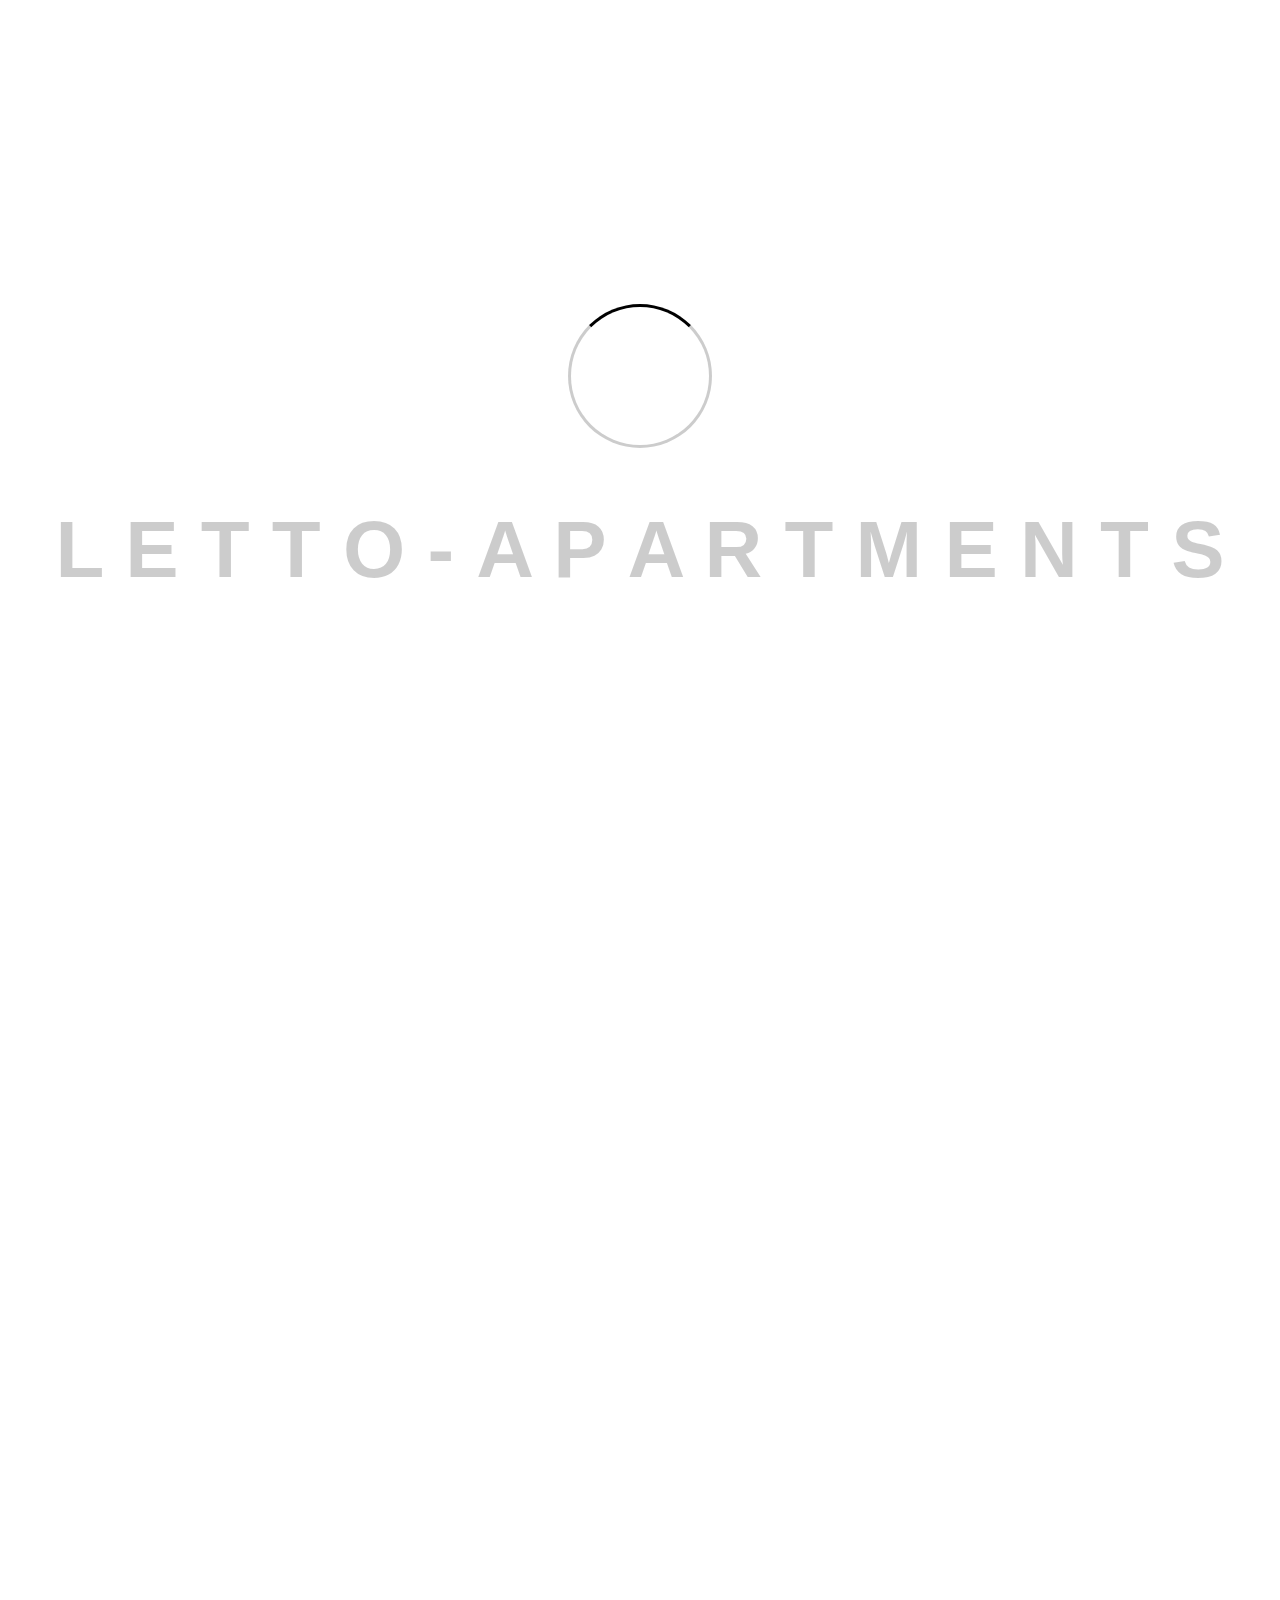
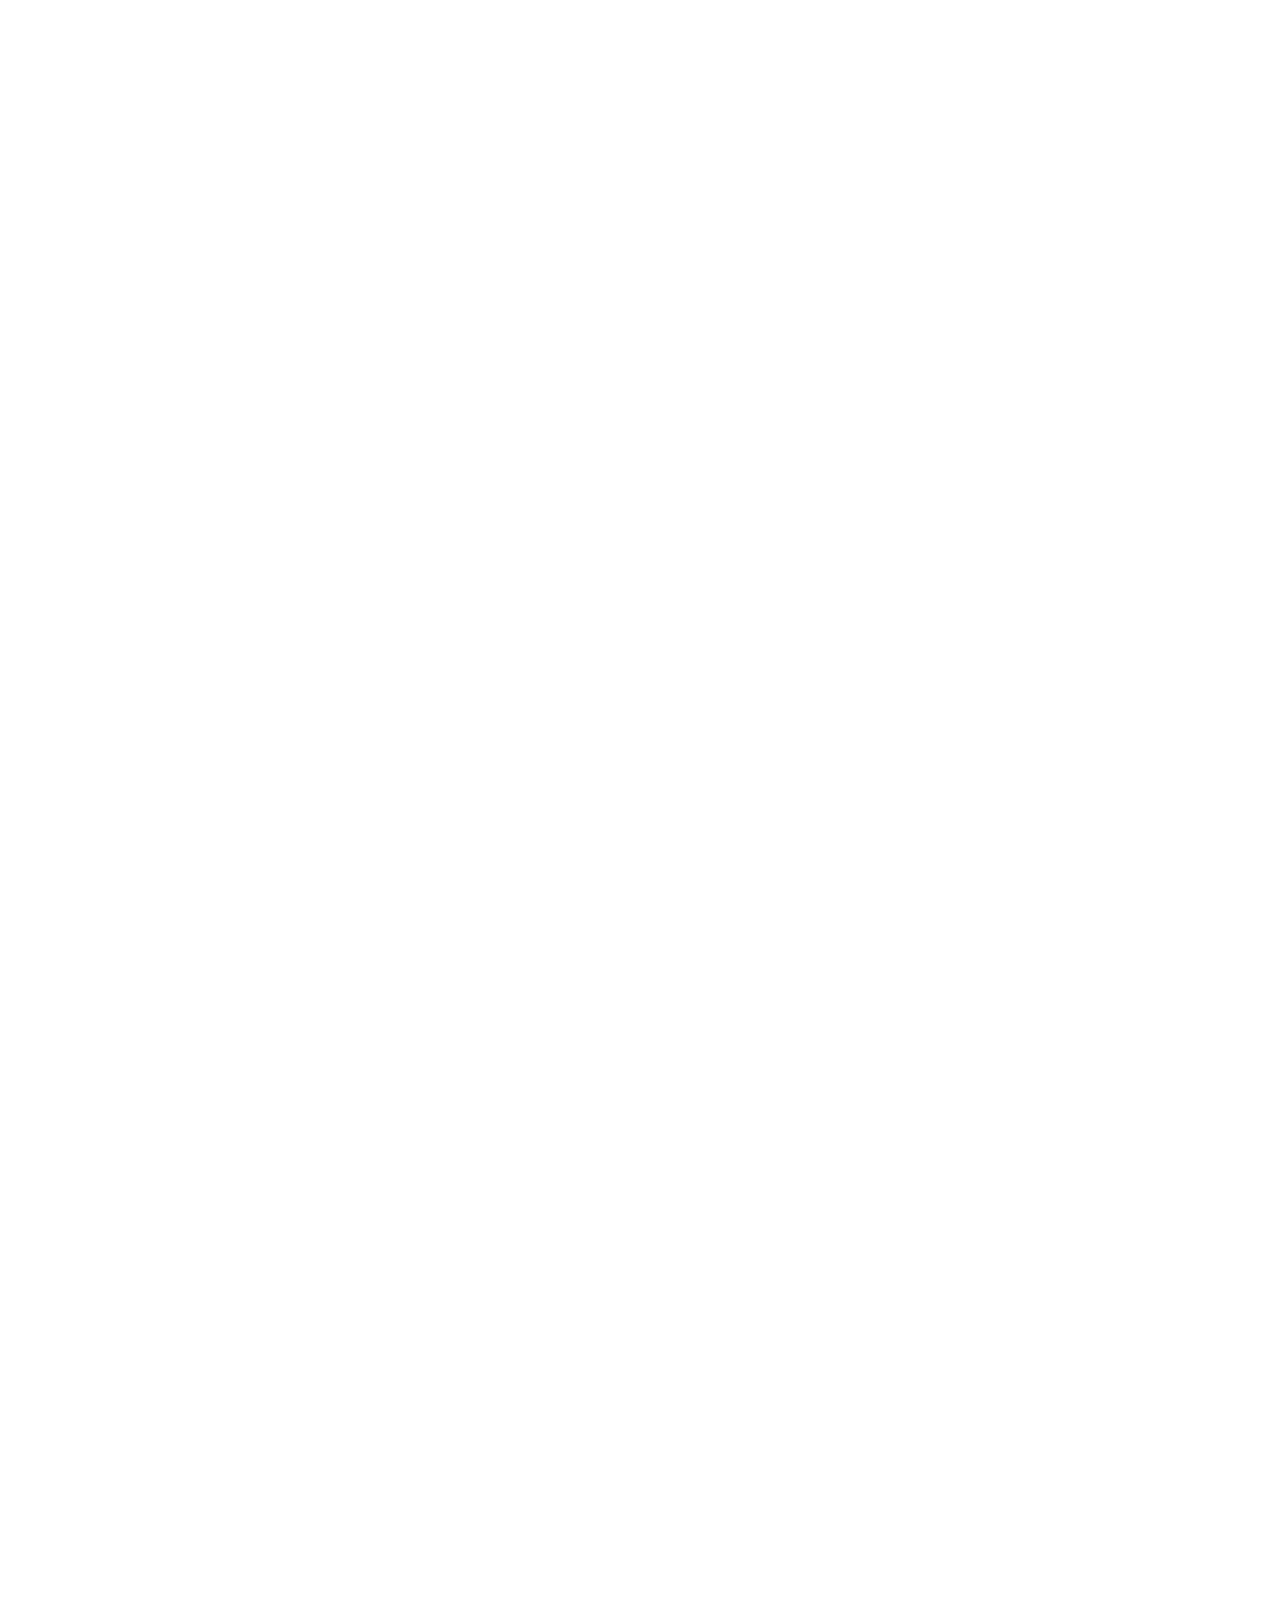
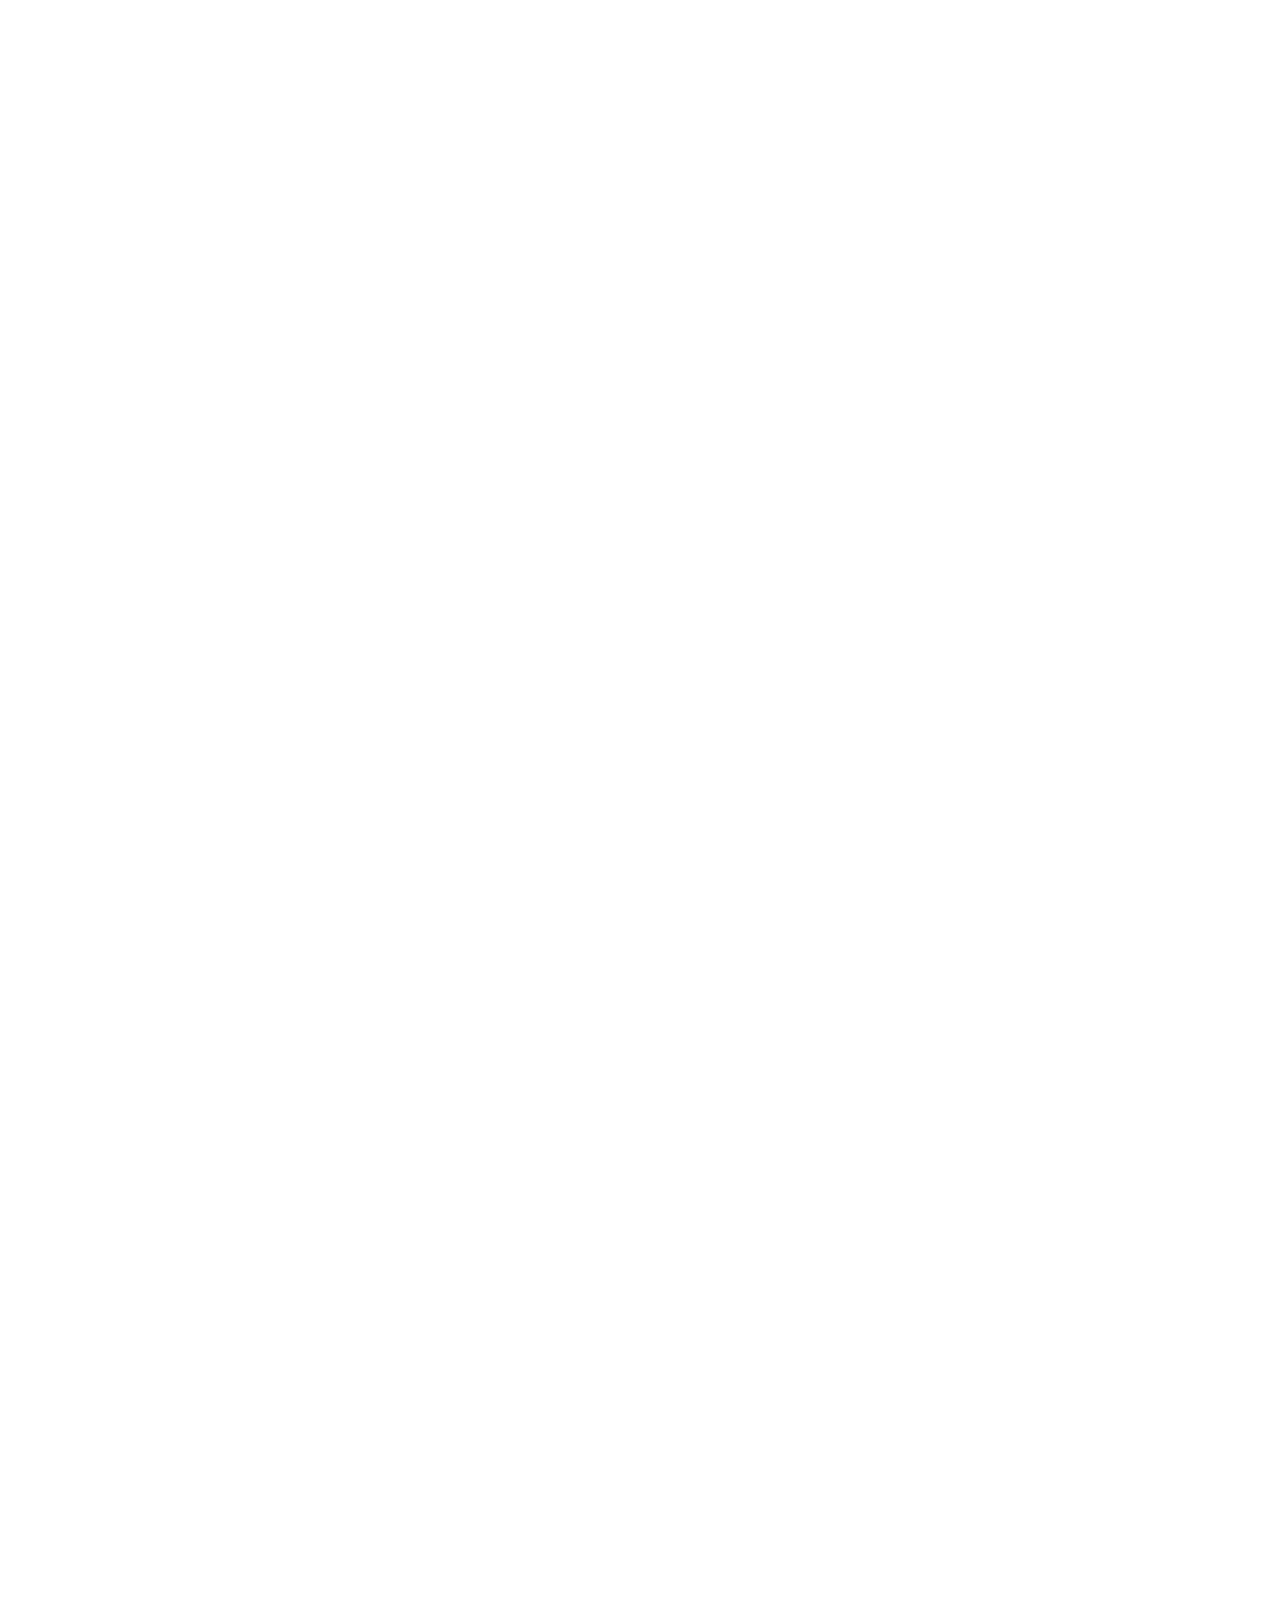
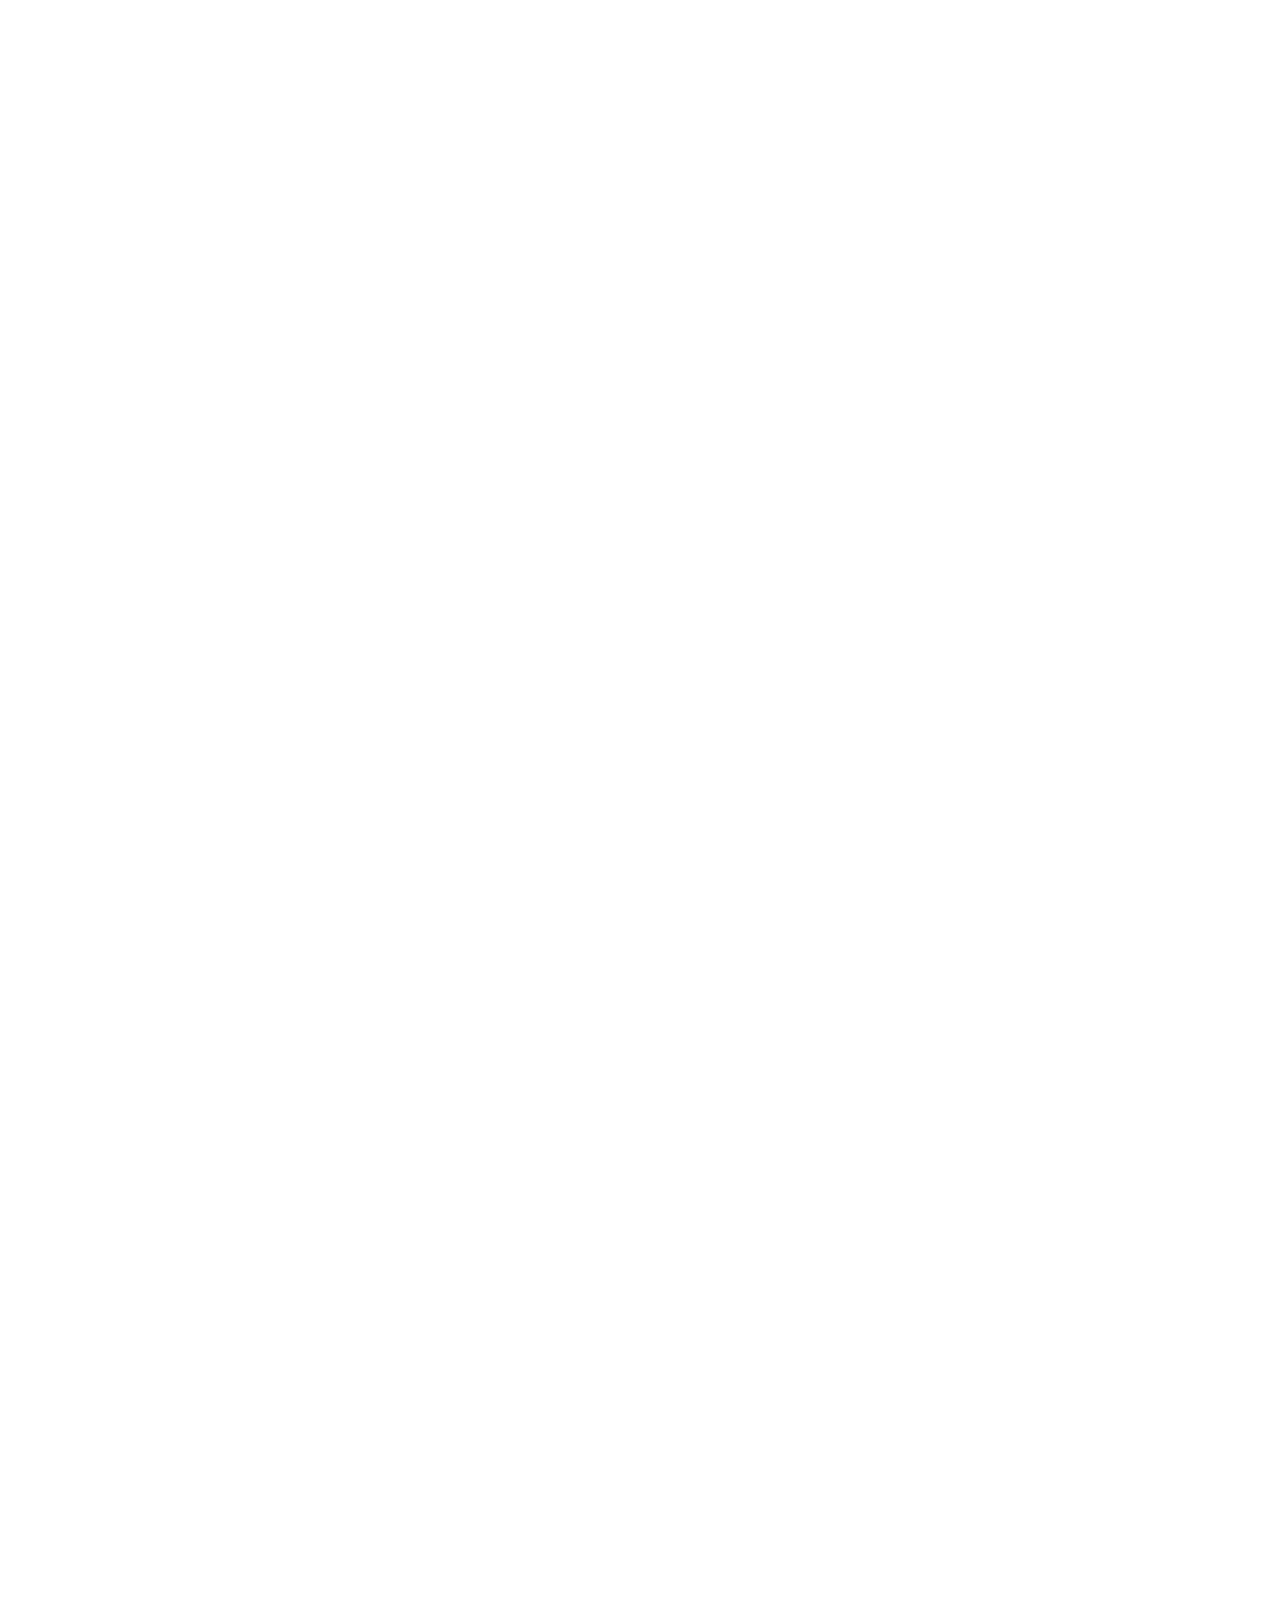
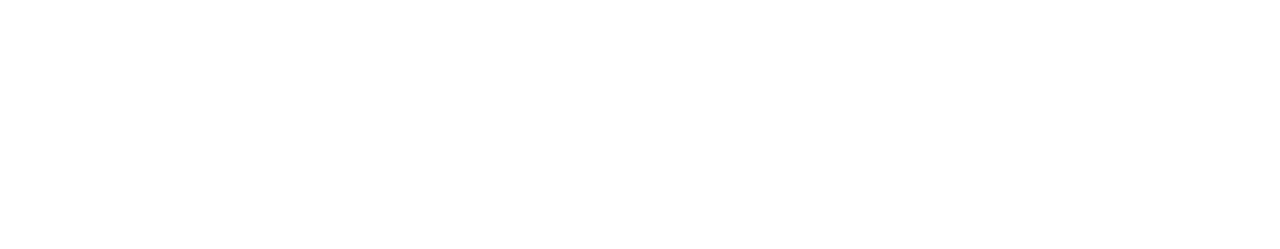
<file: letto.html>
<!DOCTYPE html>
<html lang="en">
<head>
    <meta charset="UTF-8">
    <meta name="viewport" content="width=device-width, initial-scale=1.0">
    <title>Ritz-Carlton</title>

    <!-- Fonts -->
    <link rel="stylesheet" href="./fonts/Inter/stylesheet.css">
    <link rel="stylesheet" href="./fonts/TTFirsNeue/stylesheet.css">
    <link rel="stylesheet" href="./fonts/PlayfairDisplay/stylesheet.css">
    <link rel="preconnect" href="https://fonts.googleapis.com">
    <link rel="preconnect" href="https://fonts.gstatic.com" crossorigin>
    <link href="https://fonts.googleapis.com/css2?family=Roboto:ital,wght@0,100;0,300;0,400;0,500;0,700;0,900;1,100;1,300;1,400;1,500;1,700;1,900&display=swap" rel="stylesheet">
    <!-- aos -->
    <link href="https://unpkg.com/aos@2.3.1/dist/aos.css" rel="stylesheet">
    <!-- aos -->
    <!-- Swiper css -->
    <link rel="stylesheet" href="https://cdn.jsdelivr.net/npm/swiper@11/swiper-bundle.min.css" />
    <!-- css file -->
    <link rel="stylesheet" href="./css/style.css">
</head>
<body class="hidden">
    <!-- Preloader -->
	<section>
		<div id="preloader">
			<div id="ctn-preloader" class="ctn-preloader">
				<div class="animation-preloader">
					<div class="spinner"></div>
					<div class="txt-loading">
						<span data-text-preloader="L" class="letters-loading">
							L
						</span>
						<span data-text-preloader="E" class="letters-loading">
							E
						</span>
						<span data-text-preloader="T" class="letters-loading">
							T
						</span>
						<span data-text-preloader="T" class="letters-loading">
							T
						</span>
						<span data-text-preloader="O" class="letters-loading">
							O
						</span>
						<span data-text-preloader="-" class="letters-loading">
							-
						</span>
						<span data-text-preloader="A" class="letters-loading">
							A
						</span>
						<span data-text-preloader="P" class="letters-loading">
							P
						</span>
						<span data-text-preloader="A" class="letters-loading">
                            A
						</span>
							<span data-text-preloader="R" class="letters-loading">
							R
						</span>
							<span data-text-preloader="T" class="letters-loading">
							T
						</span>
							<span data-text-preloader="M" class="letters-loading">
							M
						</span>
						</span>
							<span data-text-preloader="E" class="letters-loading">
							E
						</span>
						</span>
							<span data-text-preloader="N" class="letters-loading">
							N
						</span>
						</span>
							<span data-text-preloader="T" class="letters-loading">
							T
						</span>
						</span>
							<span data-text-preloader="S" class="letters-loading">
							S
						</span>
					</div>
				</div>	
				<div class="loader-section section-left"></div>
				<div class="loader-section section-right"></div>
			</div>
		</div>
	</section>
    

    <div class="wrapper">

        <div class="modal modal_one">
            <button class="modal_close modal_close1">
                <img src="./images/modal_close_white.svg" alt="">
            </button>
            <div class="modal_content">
                <h3>
                    ЗАПОЛНИТЕ ДЛЯ ДАЛЬНЕЙШЕГО ОЗНАКОМЛПЕНИЯ
                </h3>
                <ul>
                    <li>
                        — Стиль жизни
                    </li>
                    <li>
                        — Галерея
                    </li>
                    <li>
                        — Планировки
                    </li>
                    <li>
                        — Местоположение
                    </li>
                </ul>
                <form class="modal_form" action="#">
                    <input type="text"
                    placeholder="Ваше имя">
                    <input type="text" placeholder="Ваш e-mail">
                    <div class="input_select">
                        <button>
                            <img src="./images/russia_flag.svg" alt="">
                            <span>
                                +7
                            </span>
                            <img src="./images/down_icon.svg" alt="">
                        </button>
                        <input type="tel" placeholder="Номер телефона">
                    </div>
                    <button class="modal_btn" type="submit">
                        Отправить
                    </button>
                </form>
            </div>
            <div class="modal_img">
                <img src="./images/modal_one_bg.png" alt="">
            </div>
        </div>

        <div class="modal modal_two">
            <button class="modal_close modal_close2">
                <img src="./images/modal_close_white.svg" alt="">
            </button>
            <div class="modal_content">
                <h3>
                    ЗАПОЛНИТЕ ДЛЯ ДАЛЬНЕЙШЕГО ОЗНАКОМЛПЕНИЯ
                </h3>
                <ul>
                    <li>
                        — Стиль жизни
                    </li>
                    <li>
                        — Планировки
                    </li>
                    <li>
                        — Галерея
                    </li>
                    <li>
                        — Местоположение
                    </li>
                </ul>
                <form class="modal_form" action="#">
                    <input type="text"
                    placeholder="Ваше имя">
                    <input type="text" placeholder="Ваш e-mail">
                    <div class="input_select">
                        <button>
                            <img src="./images/russia_flag.svg" alt="">
                            <span>
                                +7
                            </span>
                            <img src="./images/down_icon.svg" alt="">
                        </button>
                        <input type="tel" placeholder="Номер телефона">
                    </div>
                    <button class="modal_btn" type="submit">
                        Отправить
                    </button>
                </form>
            </div>
            <div class="modal_img">
                <img src="./images/modal_two.png" alt="">
            </div>
        </div>
        
        <div class="modal_three">
            <button class="modal_close2 modal_close3">
                <img src="./images/modal_close.svg" alt="">
            </button>
            <div class="modal_content">
                <h3>
                    ЗАПОЛНИТЕ ДЛЯ ДАЛЬНЕЙШЕГО ОЗНАКОМЛПЕНИЯ
                </h3>
                <ul>
                    <li>
                        — Стиль жизни
                    </li>
                    <li>
                        — Планировки
                    </li>
                    <li>
                        — Галерея
                    </li>
                    <li>
                        — Местоположение
                    </li>
                </ul>
                <form class="modal_form" action="#">
                    <input type="text"
                    placeholder="Ваше имя">
                    <input type="text" placeholder="Ваш e-mail">
                    <div class="input_select">
                        <button>
                            <img src="./images/russia_flag.svg" alt="">
                            <span>
                                +7
                            </span>
                            <img src="./images/down_icon.svg" alt="">
                        </button>
                        <input type="tel" placeholder="Номер телефона">
                    </div>
                    <button class="modal_btn" type="submit">
                        Отправить
                    </button>
                </form>
            </div>
            <div class="modal_img">
                <img src="./images/modal_three.png" alt="">
            </div>
        </div>

        <!-- media_menu -->
        <div class="media_menu">
            <div class="main_container">
                <nav>
                    <ul class="nav_link">
                        <li class="nav_item">
                            <a href="#">
                                О проекте
                            </a>
                        </li>
                        <li class="nav_item">
                            <a href="#">
                                Удобства
                            </a>
                        </li>
                        <li class="nav_item">
                            <a href="#">
                                Расположение
                            </a>
                        </li>
                        <li class="nav_item">
                            <a href="#">
                                Контакты
                            </a>
                        </li>
                    </ul>
                </nav>
            </div>
        </div>
        <!-- media_menu -->

        <!-- home -->
        <section class="home_section">
            <div class="home_section_bg"></div>
            <header id="Header"  data-aos="fade-down" data-aos-duration="2500">
                <div class="main_container">
                    <div class="header_left">
                        <!-- <a href="#">
                            <img src="./images/logo.svg" alt="">
                        </a> -->
                        <nav>
                            <ul class="nav_link">
                                <li class="nav_item">
                                    <a href="#">
                                        О проекте
                                    </a>
                                </li>
                                <li class="nav_item">
                                    <a href="#">
                                        Удобства
                                    </a>
                                </li>
                                <li class="nav_item">
                                    <a href="#">
                                        Расположение
                                    </a>
                                </li>
                                <li class="nav_item">
                                    <a href="#">
                                        Контакты
                                    </a>
                                </li>
                            </ul>
                        </nav>
                    </div>
                    <div class="header_right">
                        <a class="desktop_phone" href="tel:+35794204812">
                            +357 94 204812
                        </a>
                        <a class="media_phone" href="tel:+35794204812">
                            <img src="./images/mobie_phone.svg" alt="">
                        </a>
                        <div class="hamburger" id="hamburger-1">
                            <span class="line"></span>
                            <span class="line"></span>
                            <span class="line"></span>
                        </div>
                    </div>
                </div>
            </header>
            <div class="home">
                <div class="main_container">
                    <h1 data-aos="fade-up" data-aos-duration="2500" class="home_text">
                        КУПИТЬ АПАРТАМЕНТЫ<br>
                        БИЗНЕС-КЛАСС В КРЫМУ
                    </h1>
                    <h6 data-aos="fade-up" data-aos-duration="2500" class="home_text_under">
                        letto apartments
                    </h6>
                    <button class="main_btn_white open_modal_1" data-aos="flip-up" data-aos-duration="2500">
                        Получить консультацию
                        <svg xmlns="http://www.w3.org/2000/svg" width="12" height="13" viewBox="0 0 12 13" fill="none">
                            <path d="M11.711 9.53818C11.5278 9.40936 9.52344 8.07565 9.27778 7.92549C9.17075 7.85995 9.04015 7.82793 8.89813 7.82793C8.71495 7.82793 8.51212 7.8813 8.31417 7.98559C8.12124 8.08726 7.5369 8.41999 7.25098 8.58346C6.99913 8.40651 6.4075 7.95301 5.47529 7.01923C4.54892 6.09257 4.09161 5.49565 3.91367 5.2423C4.07665 4.95638 4.40877 4.37162 4.50981 4.17913C4.70122 3.81626 4.72294 3.45394 4.56763 3.20959C4.42188 2.97928 3.0945 0.964924 2.95753 0.775434C2.82861 0.596617 2.59715 0.5 2.34606 0.5C2.14791 0.5 1.93778 0.559918 1.75554 0.686868C1.73795 0.699414 -0.023158 1.97716 0.000230918 2.70385C0.0651704 4.74517 2.04742 7.14412 3.69886 8.79729C5.35029 10.4505 7.74777 12.4347 9.7957 12.5H9.81254C10.5296 12.5 11.79 10.76 11.8021 10.7427C12.1327 10.2699 12.0122 9.7494 11.711 9.53818ZM11.194 10.3065C10.7193 10.9644 10.0453 11.6516 9.78149 11.75C8.37778 11.684 6.40806 10.4496 4.22802 8.26761C2.04817 6.08549 0.814728 4.11663 0.749613 2.71661C0.844292 2.45185 1.53098 1.7731 2.1825 1.30162C2.23078 1.26829 2.29028 1.24901 2.34585 1.24901C2.35819 1.24901 2.36848 1.25013 2.37654 1.25163C2.58704 1.55777 3.71701 3.26955 3.92208 3.58954C3.92283 3.62324 3.91143 3.70879 3.84724 3.83088C3.77894 3.96102 3.56619 4.34037 3.26363 4.87102L3.02825 5.28389L3.30124 5.67298C3.50482 5.96227 3.98907 6.59122 4.94577 7.54878C5.90659 8.51064 6.53285 8.99374 6.82081 9.19633L7.20963 9.46951L7.62221 9.23359C8.02208 9.00495 8.50519 8.73102 8.66238 8.64845C8.78849 8.58198 8.87475 8.57673 8.89814 8.57673C8.90188 8.57673 8.90508 8.57673 8.90768 8.57711C9.19415 8.75705 10.9418 9.91815 11.2503 10.1299C11.2554 10.1599 11.2507 10.225 11.194 10.3065ZM7.54176 4.91447C7.59003 4.96334 7.65798 4.99313 7.73338 4.99108L7.87035 4.98788C7.87296 4.98788 7.87483 4.98677 7.87783 4.98659L10.5618 4.99838C10.7127 4.99482 10.8379 4.86974 10.8415 4.71825L10.8417 4.52614C10.8188 4.34789 10.6787 4.2434 10.5275 4.24677L8.75574 4.24209L11.8191 1.18067C11.9653 1.03444 11.9653 0.797189 11.8191 0.650953C11.673 0.504903 11.4361 0.504903 11.29 0.650953L8.21817 3.7208L8.22846 1.90884C8.23182 1.75756 8.1119 1.62574 7.96071 1.6293L7.76873 1.62947C7.61717 1.63322 7.492 1.72329 7.4888 1.87458L7.48113 4.57799C7.48113 4.5806 7.49142 4.58248 7.49142 4.5851L7.47645 4.72216C7.47496 4.79818 7.49272 4.86577 7.54176 4.91447Z" fill="white"/>
                        </svg>
                    </button>
                </div>
            </div>
            <a href="#liveTime" class="home_down"  data-aos="zoom-in" data-aos-duration="2500">
                <img src="./images/home_down.svg" alt="">
            </a>
        </section>
        <!-- home -->

        <!-- live_time -->
        <section id="liveTime" class="live_time">
            <div class="main_container">
                <h6 class="main_title" data-aos="fade-up" data-aos-duration="2500">
                    НА БЕРЕГУ ЧЕРНОГО МОРЯ
                </h6>
                <div class="live_time_in">
                    <div class="live_time_left" data-aos="zoom-in-right" data-aos-duration="2500">
                        <img src="./images/letto_about2.png" alt="">
                    </div>
                    <div class="live_time_right" data-aos="zoom-in-left" data-aos-duration="2500">
                       <div class="live_time_right_in">
                            <p class="live_time_text">
                                Курортный комплекс апартаментов LETTO – создан для полноценного отдыха вдали от шумных туристических городов в окружении природы на берегу Черного моря.
                            </p>
                            <p>
                                В трех башнях комплекса находится <b>413 апартаментов</b> с уникальными видовыми характеристиками. Каждый из номеров имеет <b>открытую террасу</b>, с которой открываются виды <b>на Черное море,</b> набережную, окрестности уютного поселка Утес и внутреннюю территорию комплекса.
                            </p>
                            <div class="live_time_btns">
                                <button class="live_time_btn_one main_btn_white live_btn" data-aos="flip-up" data-aos-duration="2500">
                                    Получить консультацию
                                    <svg xmlns="http://www.w3.org/2000/svg" width="12" height="13" viewBox="0 0 12 13" fill="none">
                                        <path d="M11.711 9.53818C11.5278 9.40936 9.52344 8.07565 9.27778 7.92549C9.17075 7.85995 9.04015 7.82793 8.89813 7.82793C8.71495 7.82793 8.51212 7.8813 8.31417 7.98559C8.12124 8.08726 7.5369 8.41999 7.25098 8.58346C6.99913 8.40651 6.4075 7.95301 5.47529 7.01923C4.54892 6.09257 4.09161 5.49565 3.91367 5.2423C4.07665 4.95638 4.40877 4.37162 4.50981 4.17913C4.70122 3.81626 4.72294 3.45394 4.56763 3.20959C4.42188 2.97928 3.0945 0.964924 2.95753 0.775434C2.82861 0.596617 2.59715 0.5 2.34606 0.5C2.14791 0.5 1.93778 0.559918 1.75554 0.686868C1.73795 0.699414 -0.023158 1.97716 0.000230918 2.70385C0.0651704 4.74517 2.04742 7.14412 3.69886 8.79729C5.35029 10.4505 7.74777 12.4347 9.7957 12.5H9.81254C10.5296 12.5 11.79 10.76 11.8021 10.7427C12.1327 10.2699 12.0122 9.7494 11.711 9.53818ZM11.194 10.3065C10.7193 10.9644 10.0453 11.6516 9.78149 11.75C8.37778 11.684 6.40806 10.4496 4.22802 8.26761C2.04817 6.08549 0.814728 4.11663 0.749613 2.71661C0.844292 2.45185 1.53098 1.7731 2.1825 1.30162C2.23078 1.26829 2.29028 1.24901 2.34585 1.24901C2.35819 1.24901 2.36848 1.25013 2.37654 1.25163C2.58704 1.55777 3.71701 3.26955 3.92208 3.58954C3.92283 3.62324 3.91143 3.70879 3.84724 3.83088C3.77894 3.96102 3.56619 4.34037 3.26363 4.87102L3.02825 5.28389L3.30124 5.67298C3.50482 5.96227 3.98907 6.59122 4.94577 7.54878C5.90659 8.51064 6.53285 8.99374 6.82081 9.19633L7.20963 9.46951L7.62221 9.23359C8.02208 9.00495 8.50519 8.73102 8.66238 8.64845C8.78849 8.58198 8.87475 8.57673 8.89814 8.57673C8.90188 8.57673 8.90508 8.57673 8.90768 8.57711C9.19415 8.75705 10.9418 9.91815 11.2503 10.1299C11.2554 10.1599 11.2507 10.225 11.194 10.3065ZM7.54176 4.91447C7.59003 4.96334 7.65798 4.99313 7.73338 4.99108L7.87035 4.98788C7.87296 4.98788 7.87483 4.98677 7.87783 4.98659L10.5618 4.99838C10.7127 4.99482 10.8379 4.86974 10.8415 4.71825L10.8417 4.52614C10.8188 4.34789 10.6787 4.2434 10.5275 4.24677L8.75574 4.24209L11.8191 1.18067C11.9653 1.03444 11.9653 0.797189 11.8191 0.650953C11.673 0.504903 11.4361 0.504903 11.29 0.650953L8.21817 3.7208L8.22846 1.90884C8.23182 1.75756 8.1119 1.62574 7.96071 1.6293L7.76873 1.62947C7.61717 1.63322 7.492 1.72329 7.4888 1.87458L7.48113 4.57799C7.48113 4.5806 7.49142 4.58248 7.49142 4.5851L7.47645 4.72216C7.47496 4.79818 7.49272 4.86577 7.54176 4.91447Z" fill="black"/>
                                    </svg>
                                </button>
                                <button class="live_time_btn_two main_btn_black open_modal_2" data-aos="flip-up" data-aos-duration="2500">
                                    Скачать брошюру
                                    <svg xmlns="http://www.w3.org/2000/svg" width="10" height="13" viewBox="0 0 10 13" fill="none">
                                        <path d="M8.27857 4.7143H7.14286V1.14287C7.14286 0.750017 6.82143 0.428589 6.42857 0.428589H3.57143C3.17857 0.428589 2.85714 0.750017 2.85714 1.14287V4.7143H1.72143C1.08571 4.7143 0.764286 5.48573 1.21429 5.93573L4.49286 9.2143C4.77143 9.49287 5.22143 9.49287 5.5 9.2143L8.77857 5.93573C9.22857 5.48573 8.91429 4.7143 8.27857 4.7143ZM0 11.8572C0 12.25 0.321429 12.5714 0.714286 12.5714H9.28571C9.67857 12.5714 10 12.25 10 11.8572C10 11.4643 9.67857 11.1429 9.28571 11.1429H0.714286C0.321429 11.1429 0 11.4643 0 11.8572Z" fill="white"/>
                                    </svg>
                                </button>
                            </div>
                       </div>
                    </div>
                </div>
            </div>
        </section>
        <!-- live_time -->

        <!-- contact -->
        <section class="contact">
            <div class="contact_wrapper">
                <img  data-aos="zoom-in-left" class="contact_img" src="./images/letto_about3.png" alt="" data-aos-duration="2500">
                <div class="main_container">
                    <form class="contact_form" action="#" data-aos="zoom-in-right" data-aos-duration="2500">
                        <h6 class="main_title">
                            Скачайте брошюру для ознакомления 
                        </h6>
                        <input class="contact_input" type="text" placeholder="ваше имя">
                        <input class="contact_input" type="tel" placeholder="телефон">
                        <input class="contact_input" type="email" placeholder="E-mail">
                        <button class="main_btn_black" data-aos="flip-up">
                            Скачать брошюру
                            <svg xmlns="http://www.w3.org/2000/svg" width="10" height="13" viewBox="0 0 10 13" fill="none">
                                <path d="M8.27833 4.71418H7.14261V1.14275C7.14261 0.749895 6.82118 0.428467 6.42833 0.428467H3.57118C3.17833 0.428467 2.8569 0.749895 2.8569 1.14275V4.71418H1.72118C1.08547 4.71418 0.764041 5.48561 1.21404 5.93561L4.49261 9.21418C4.77118 9.49275 5.22118 9.49275 5.49976 9.21418L8.77833 5.93561C9.22833 5.48561 8.91404 4.71418 8.27833 4.71418ZM-0.000244141 11.857C-0.000244141 12.2499 0.321184 12.5713 0.714042 12.5713H9.28547C9.67833 12.5713 9.99976 12.2499 9.99976 11.857C9.99976 11.4642 9.67833 11.1428 9.28547 11.1428H0.714042C0.321184 11.1428 -0.000244141 11.4642 -0.000244141 11.857Z" fill="white"/>
                            </svg>
                        </button>
                    </form>
                </div>
            </div>
        </section>
        <!-- contact -->

        <!-- live_time_two -->
        <section class="live_time">
            <div class="main_container">
                <h6 class="main_title" data-aos="fade-up" data-aos-duration="2500">
                    Aрхитектура
                </h6>
                <div class="live_time_in">
                    <div class="live_time_left" data-aos="zoom-in-right" data-aos-duration="2500">
                        <img src="./images/live_letto.jpg" alt="">
                    </div>
                    <div class="live_time_right" data-aos="zoom-in-left" data-aos-duration="2500">
                       <div class="live_time_right_in">
                            <p class="live_time_text">
                                Уникальная архитектура восхищает не только своей эстетикой, но и продуманными формами. Башни расположены таким образом, чтобы каждый житель смог получить свой кусочек море. 
                            </p>
                            <p>
                                Панорамное остекление и причудливые изгибы фасада позволяют солнечным лучам беспрепятственно попадать в каждый уголок здания.
                            </p>
                            <div class="live_time_btns">
                                <button class="live_time_btn_one main_btn_white live_btn_three" data-aos="flip-up" data-aos-duration="2500">
                                    Получить консультацию
                                    <svg xmlns="http://www.w3.org/2000/svg" width="12" height="13" viewBox="0 0 12 13" fill="none">
                                        <path d="M11.711 9.53818C11.5278 9.40936 9.52344 8.07565 9.27778 7.92549C9.17075 7.85995 9.04015 7.82793 8.89813 7.82793C8.71495 7.82793 8.51212 7.8813 8.31417 7.98559C8.12124 8.08726 7.5369 8.41999 7.25098 8.58346C6.99913 8.40651 6.4075 7.95301 5.47529 7.01923C4.54892 6.09257 4.09161 5.49565 3.91367 5.2423C4.07665 4.95638 4.40877 4.37162 4.50981 4.17913C4.70122 3.81626 4.72294 3.45394 4.56763 3.20959C4.42188 2.97928 3.0945 0.964924 2.95753 0.775434C2.82861 0.596617 2.59715 0.5 2.34606 0.5C2.14791 0.5 1.93778 0.559918 1.75554 0.686868C1.73795 0.699414 -0.023158 1.97716 0.000230918 2.70385C0.0651704 4.74517 2.04742 7.14412 3.69886 8.79729C5.35029 10.4505 7.74777 12.4347 9.7957 12.5H9.81254C10.5296 12.5 11.79 10.76 11.8021 10.7427C12.1327 10.2699 12.0122 9.7494 11.711 9.53818ZM11.194 10.3065C10.7193 10.9644 10.0453 11.6516 9.78149 11.75C8.37778 11.684 6.40806 10.4496 4.22802 8.26761C2.04817 6.08549 0.814728 4.11663 0.749613 2.71661C0.844292 2.45185 1.53098 1.7731 2.1825 1.30162C2.23078 1.26829 2.29028 1.24901 2.34585 1.24901C2.35819 1.24901 2.36848 1.25013 2.37654 1.25163C2.58704 1.55777 3.71701 3.26955 3.92208 3.58954C3.92283 3.62324 3.91143 3.70879 3.84724 3.83088C3.77894 3.96102 3.56619 4.34037 3.26363 4.87102L3.02825 5.28389L3.30124 5.67298C3.50482 5.96227 3.98907 6.59122 4.94577 7.54878C5.90659 8.51064 6.53285 8.99374 6.82081 9.19633L7.20963 9.46951L7.62221 9.23359C8.02208 9.00495 8.50519 8.73102 8.66238 8.64845C8.78849 8.58198 8.87475 8.57673 8.89814 8.57673C8.90188 8.57673 8.90508 8.57673 8.90768 8.57711C9.19415 8.75705 10.9418 9.91815 11.2503 10.1299C11.2554 10.1599 11.2507 10.225 11.194 10.3065ZM7.54176 4.91447C7.59003 4.96334 7.65798 4.99313 7.73338 4.99108L7.87035 4.98788C7.87296 4.98788 7.87483 4.98677 7.87783 4.98659L10.5618 4.99838C10.7127 4.99482 10.8379 4.86974 10.8415 4.71825L10.8417 4.52614C10.8188 4.34789 10.6787 4.2434 10.5275 4.24677L8.75574 4.24209L11.8191 1.18067C11.9653 1.03444 11.9653 0.797189 11.8191 0.650953C11.673 0.504903 11.4361 0.504903 11.29 0.650953L8.21817 3.7208L8.22846 1.90884C8.23182 1.75756 8.1119 1.62574 7.96071 1.6293L7.76873 1.62947C7.61717 1.63322 7.492 1.72329 7.4888 1.87458L7.48113 4.57799C7.48113 4.5806 7.49142 4.58248 7.49142 4.5851L7.47645 4.72216C7.47496 4.79818 7.49272 4.86577 7.54176 4.91447Z" fill="black"/>
                                    </svg>
                                </button>
                                <button class="live_time_btn_two main_btn_black open_modal_2" data-aos="flip-up" data-aos-duration="2500">
                                    Скачать брошюру
                                    <svg xmlns="http://www.w3.org/2000/svg" width="10" height="13" viewBox="0 0 10 13" fill="none">
                                        <path d="M8.27857 4.7143H7.14286V1.14287C7.14286 0.750017 6.82143 0.428589 6.42857 0.428589H3.57143C3.17857 0.428589 2.85714 0.750017 2.85714 1.14287V4.7143H1.72143C1.08571 4.7143 0.764286 5.48573 1.21429 5.93573L4.49286 9.2143C4.77143 9.49287 5.22143 9.49287 5.5 9.2143L8.77857 5.93573C9.22857 5.48573 8.91429 4.7143 8.27857 4.7143ZM0 11.8572C0 12.25 0.321429 12.5714 0.714286 12.5714H9.28571C9.67857 12.5714 10 12.25 10 11.8572C10 11.4643 9.67857 11.1429 9.28571 11.1429H0.714286C0.321429 11.1429 0 11.4643 0 11.8572Z" fill="white"/>
                                    </svg>
                                </button>
                            </div>
                       </div>
                    </div>
                </div>
            </div>
        </section>
        <!-- live_time_two -->

        <!-- location -->
        <section class="location">
            <div class="main_container">
                <div class="location_title">
                    <h6 class="main_title" data-aos="fade-up" data-aos-duration="2500">
                        Идеальное расположение
                    </h6>
                </div>
                <div class="location_img">
                    <img src="./images/location2.png" alt="" data-aos="zoom-in-left" data-aos-duration="2500">
                    <div class="location_text" data-aos="zoom-in-right" data-aos-duration="2500">
                        <p>
                            Курортный комплекс апартаментов LETTO расположен в пгт Утес, г. Алушта, <b>всего в 135 метрах от пляжа.</b> Это небольшой и очень уютный поселок вдоль Южного берега Крыма привлекает прекрасной природой, чистым морем и уникальными историческими объектами.
                        </p>
                    </div>
                </div>
            </div>
        </section>
        <!-- location -->

        <!-- footer -->
        <footer data-aos="fade-up"
         data-aos-duration="2500">
            <div class="footer_top">
                <div class="main_container">
                    <div class="footer_top_right">
                        <h6>
                            информация
                        </h6>
                        <div class="footer_top_right_in">
                            <div class="footer_top_in_left">
                                <ul>
                                    <li>
                                        <a href="#">
                                            О проекте
                                        </a>
                                    </li>
                                    <li>
                                        <a href="#">
                                            Удобства
                                        </a>
                                    </li>
                                    <li>
                                        <a href="#">
                                            Расположение
                                        </a>
                                    </li>
                                    <li>
                                        <a href="#">
                                            Контакты
                                        </a>
                                    </li>
                                    <li>
                                        <a href="#">
                                            Брошюра
                                        </a>
                                    </li>
                                </ul>
                                
                                <button class="main_btn_black open_modal_2">
                                    Получить консультацию
                                    <svg xmlns="http://www.w3.org/2000/svg" width="12" height="13" viewBox="0 0 12 13" fill="none">
                                        <path d="M11.711 9.53818C11.5278 9.40936 9.52344 8.07565 9.27778 7.92549C9.17075 7.85995 9.04015 7.82793 8.89813 7.82793C8.71495 7.82793 8.51212 7.8813 8.31417 7.98559C8.12124 8.08726 7.5369 8.41999 7.25098 8.58346C6.99913 8.40651 6.4075 7.95301 5.47529 7.01923C4.54892 6.09257 4.09161 5.49565 3.91367 5.2423C4.07665 4.95638 4.40877 4.37162 4.50981 4.17913C4.70122 3.81626 4.72294 3.45394 4.56763 3.20959C4.42188 2.97928 3.0945 0.964924 2.95753 0.775434C2.82861 0.596617 2.59715 0.5 2.34606 0.5C2.14791 0.5 1.93778 0.559918 1.75554 0.686868C1.73795 0.699414 -0.023158 1.97716 0.000230918 2.70385C0.0651704 4.74517 2.04742 7.14412 3.69886 8.79729C5.35029 10.4505 7.74777 12.4347 9.7957 12.5H9.81254C10.5296 12.5 11.79 10.76 11.8021 10.7427C12.1327 10.2699 12.0122 9.7494 11.711 9.53818ZM11.194 10.3065C10.7193 10.9644 10.0453 11.6516 9.78149 11.75C8.37778 11.684 6.40806 10.4496 4.22802 8.26761C2.04817 6.08549 0.814728 4.11663 0.749613 2.71661C0.844292 2.45185 1.53098 1.7731 2.1825 1.30162C2.23078 1.26829 2.29028 1.24901 2.34585 1.24901C2.35819 1.24901 2.36848 1.25013 2.37654 1.25163C2.58704 1.55777 3.71701 3.26955 3.92208 3.58954C3.92283 3.62324 3.91143 3.70879 3.84724 3.83088C3.77894 3.96102 3.56619 4.34037 3.26363 4.87102L3.02825 5.28389L3.30124 5.67298C3.50482 5.96227 3.98907 6.59122 4.94577 7.54878C5.90659 8.51064 6.53285 8.99374 6.82081 9.19633L7.20963 9.46951L7.62221 9.23359C8.02208 9.00495 8.50519 8.73102 8.66238 8.64845C8.78849 8.58198 8.87475 8.57673 8.89814 8.57673C8.90188 8.57673 8.90508 8.57673 8.90768 8.57711C9.19415 8.75705 10.9418 9.91815 11.2503 10.1299C11.2554 10.1599 11.2507 10.225 11.194 10.3065ZM7.54176 4.91447C7.59003 4.96334 7.65798 4.99313 7.73338 4.99108L7.87035 4.98788C7.87296 4.98788 7.87483 4.98677 7.87783 4.98659L10.5618 4.99838C10.7127 4.99482 10.8379 4.86974 10.8415 4.71825L10.8417 4.52614C10.8188 4.34789 10.6787 4.2434 10.5275 4.24677L8.75574 4.24209L11.8191 1.18067C11.9653 1.03444 11.9653 0.797189 11.8191 0.650953C11.673 0.504903 11.4361 0.504903 11.29 0.650953L8.21817 3.7208L8.22846 1.90884C8.23182 1.75756 8.1119 1.62574 7.96071 1.6293L7.76873 1.62947C7.61717 1.63322 7.492 1.72329 7.4888 1.87458L7.48113 4.57799C7.48113 4.5806 7.49142 4.58248 7.49142 4.5851L7.47645 4.72216C7.47496 4.79818 7.49272 4.86577 7.54176 4.91447Z" fill="white"/>
                                    </svg>
                                </button>
                                <button class="main_btn_white open_modal_2">
                                    Скачать брошюру
                                    <svg xmlns="http://www.w3.org/2000/svg" width="10" height="13" viewBox="0 0 10 13" fill="none">
                                        <path d="M8.27857 4.71443H7.14286V1.143C7.14286 0.750139 6.82143 0.428711 6.42857 0.428711H3.57143C3.17857 0.428711 2.85714 0.750139 2.85714 1.143V4.71443H1.72143C1.08571 4.71443 0.764286 5.48585 1.21429 5.93585L4.49286 9.21443C4.77143 9.493 5.22143 9.493 5.5 9.21443L8.77857 5.93585C9.22857 5.48585 8.91429 4.71443 8.27857 4.71443ZM0 11.8573C0 12.2501 0.321429 12.5716 0.714286 12.5716H9.28571C9.67857 12.5716 10 12.2501 10 11.8573C10 11.4644 9.67857 11.143 9.28571 11.143H0.714286C0.321429 11.143 0 11.4644 0 11.8573Z" fill="black"/>
                                    </svg>
                                </button>
                            </div>
                            <div class="footer_top_in_right">
                                <img src="./images/footer_img2.png" alt="">
                            </div>
                        </div>
                        <div class="footer_top_right_two">
                            <div class="footer_top_right_two_left">
                                <div class="footer_top_right_two_blocks">
                                    <div class="footer_top_right_two_block">
                                        <span>
                                            телефон
                                        </span>
                                        <a href="tell:+35794204812">
                                            + 357 94 204812
                                        </a>
                                    </div>
                                </div>
                            </div>
                            <div class="footer_top_right_two_right">
                                <h5>
                                    LETTO APARTMENTS
                                </h5>
                                <span>
                                    КРЫМ, ПГТ УТЕС
                                </span>
                            </div>
                        </div>
                    </div>
                </div>
            </div>
            <div class="footer_bottom">
                <div class="main_container">
                    <p>
                        © 2024 — LETTO APARTMENTS
                    </p>
                </div>
            </div>
        </footer>
        <!-- footer -->
        
    </div>


    <!-- Jquery -->
    <script src="https://cdnjs.cloudflare.com/ajax/libs/jquery/3.6.3/jquery.min.js"></script>
    <!-- <script src="//cdnjs.cloudflare.com/ajax/libs/waypoints/2.0.3/waypoints.min.js"></script>
    <script src="jquery.counterup.min.js"></script> -->
    <!-- Swiper js -->
    <script src="https://cdn.jsdelivr.net/npm/swiper@11/swiper-bundle.min.js"></script>
    <!-- aos -->
    <script src="https://unpkg.com/aos@2.3.1/dist/aos.js"></script>
    <!-- aos -->
    <!-- CounterUp -->
    <!-- <script src="https://cdnjs.cloudflare.com/ajax/libs/countup.js/2.0.4/countUp.min.js"></script> -->
    <script src="./js/counter.js"></script>
    <!-- js file -->
    <script src="./js/main.js"></script>
</body>
</html>
</file>
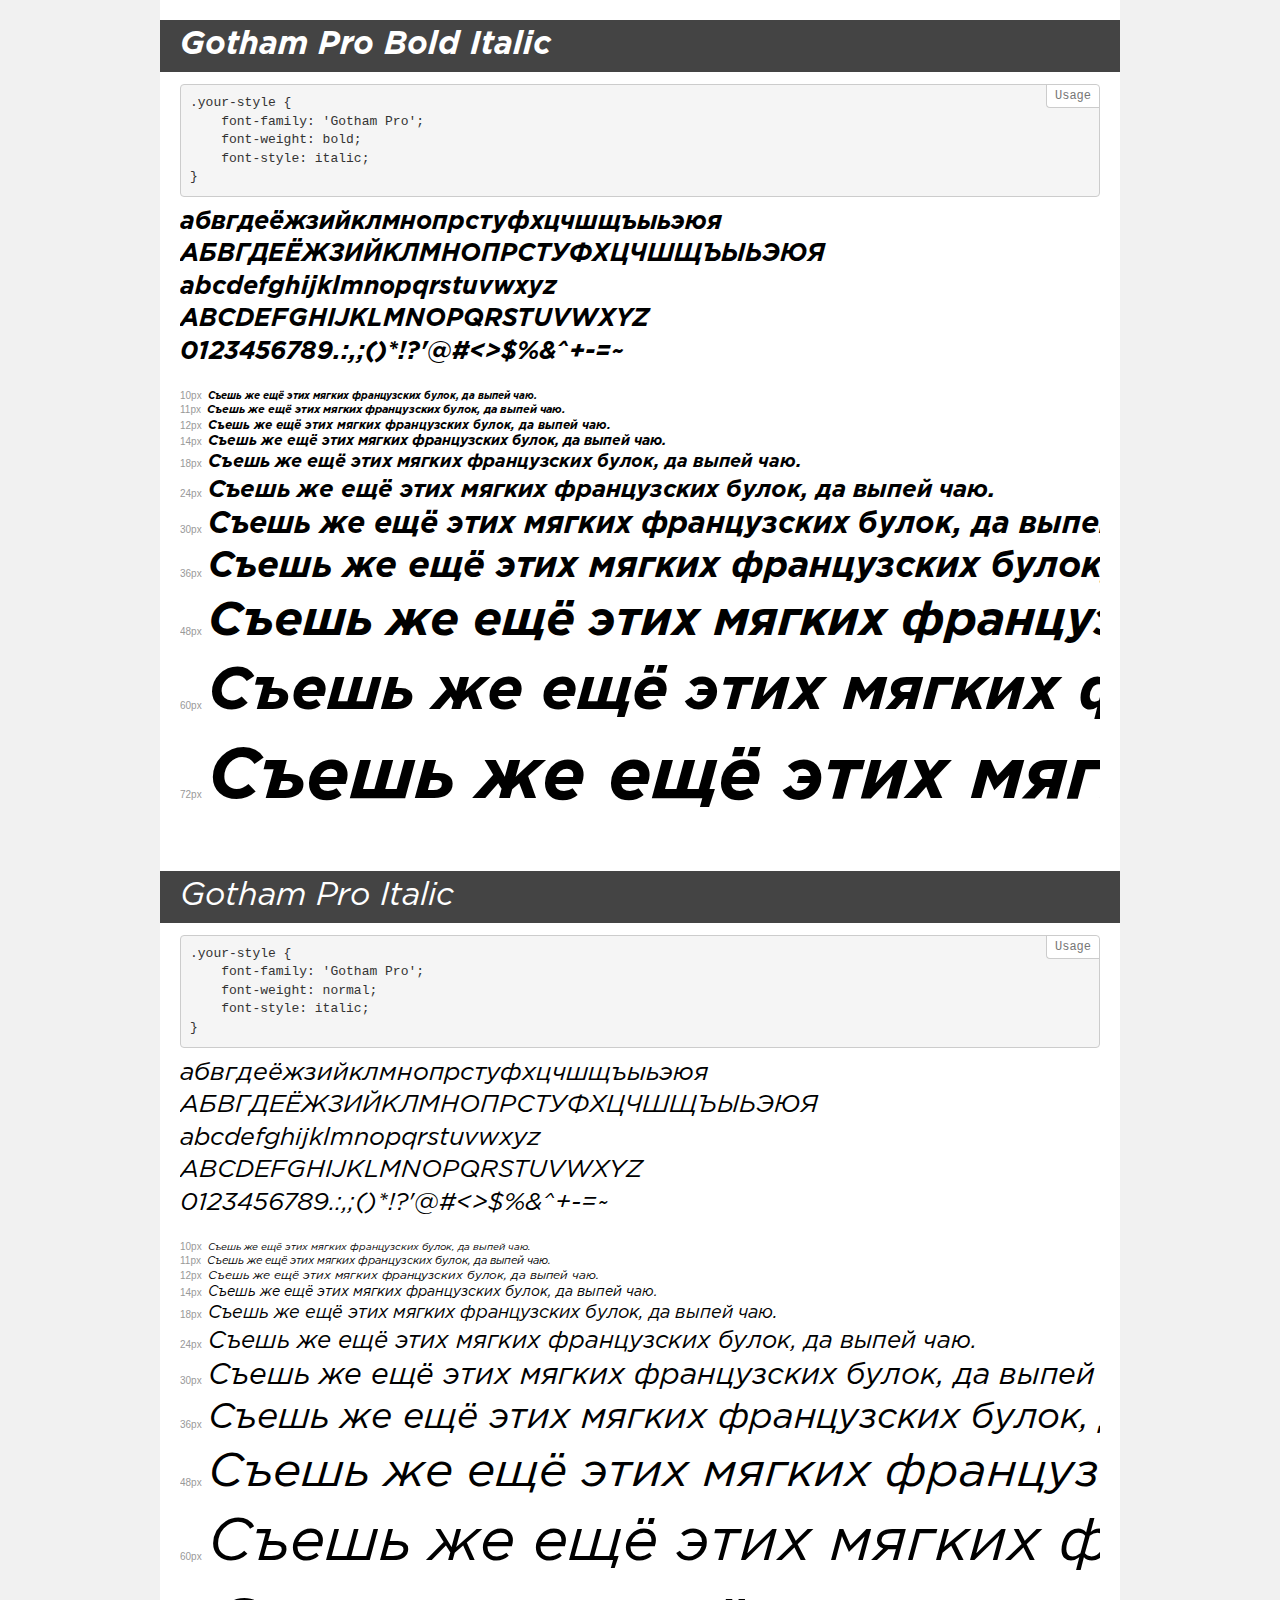
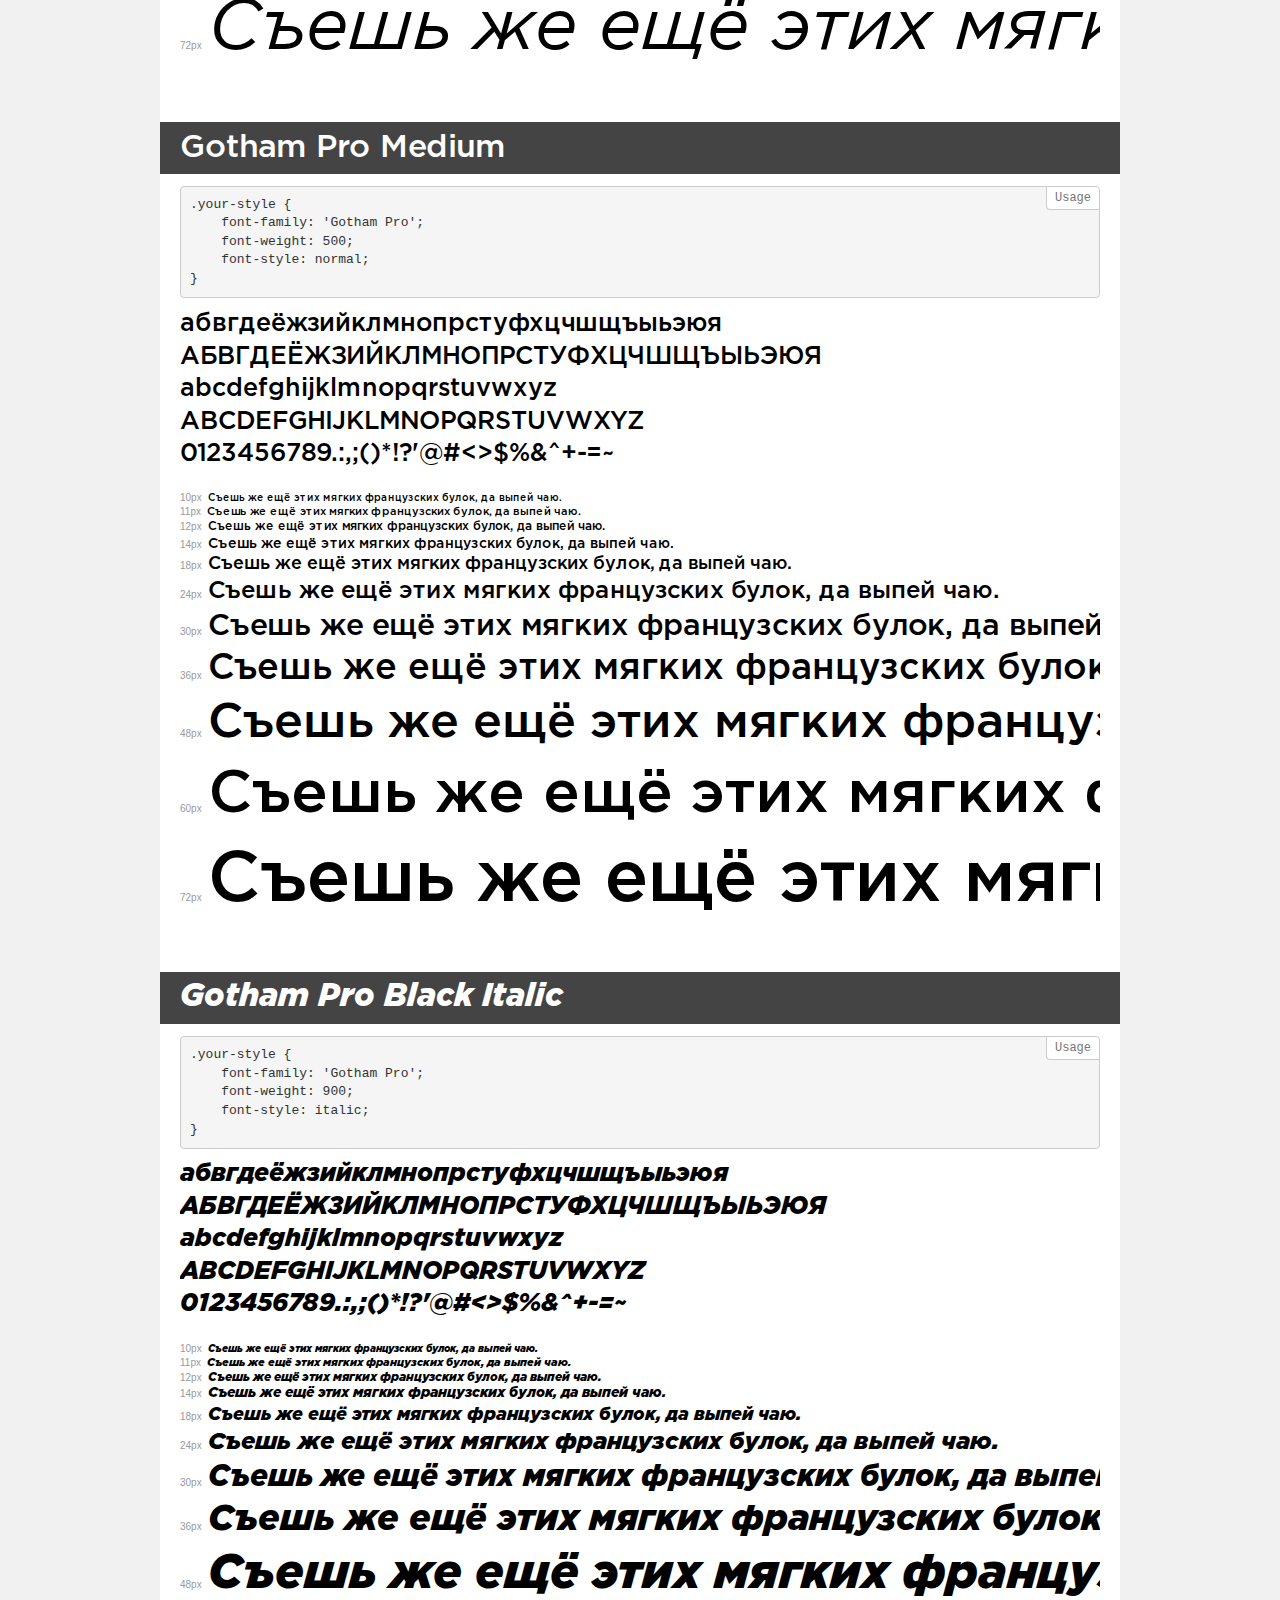
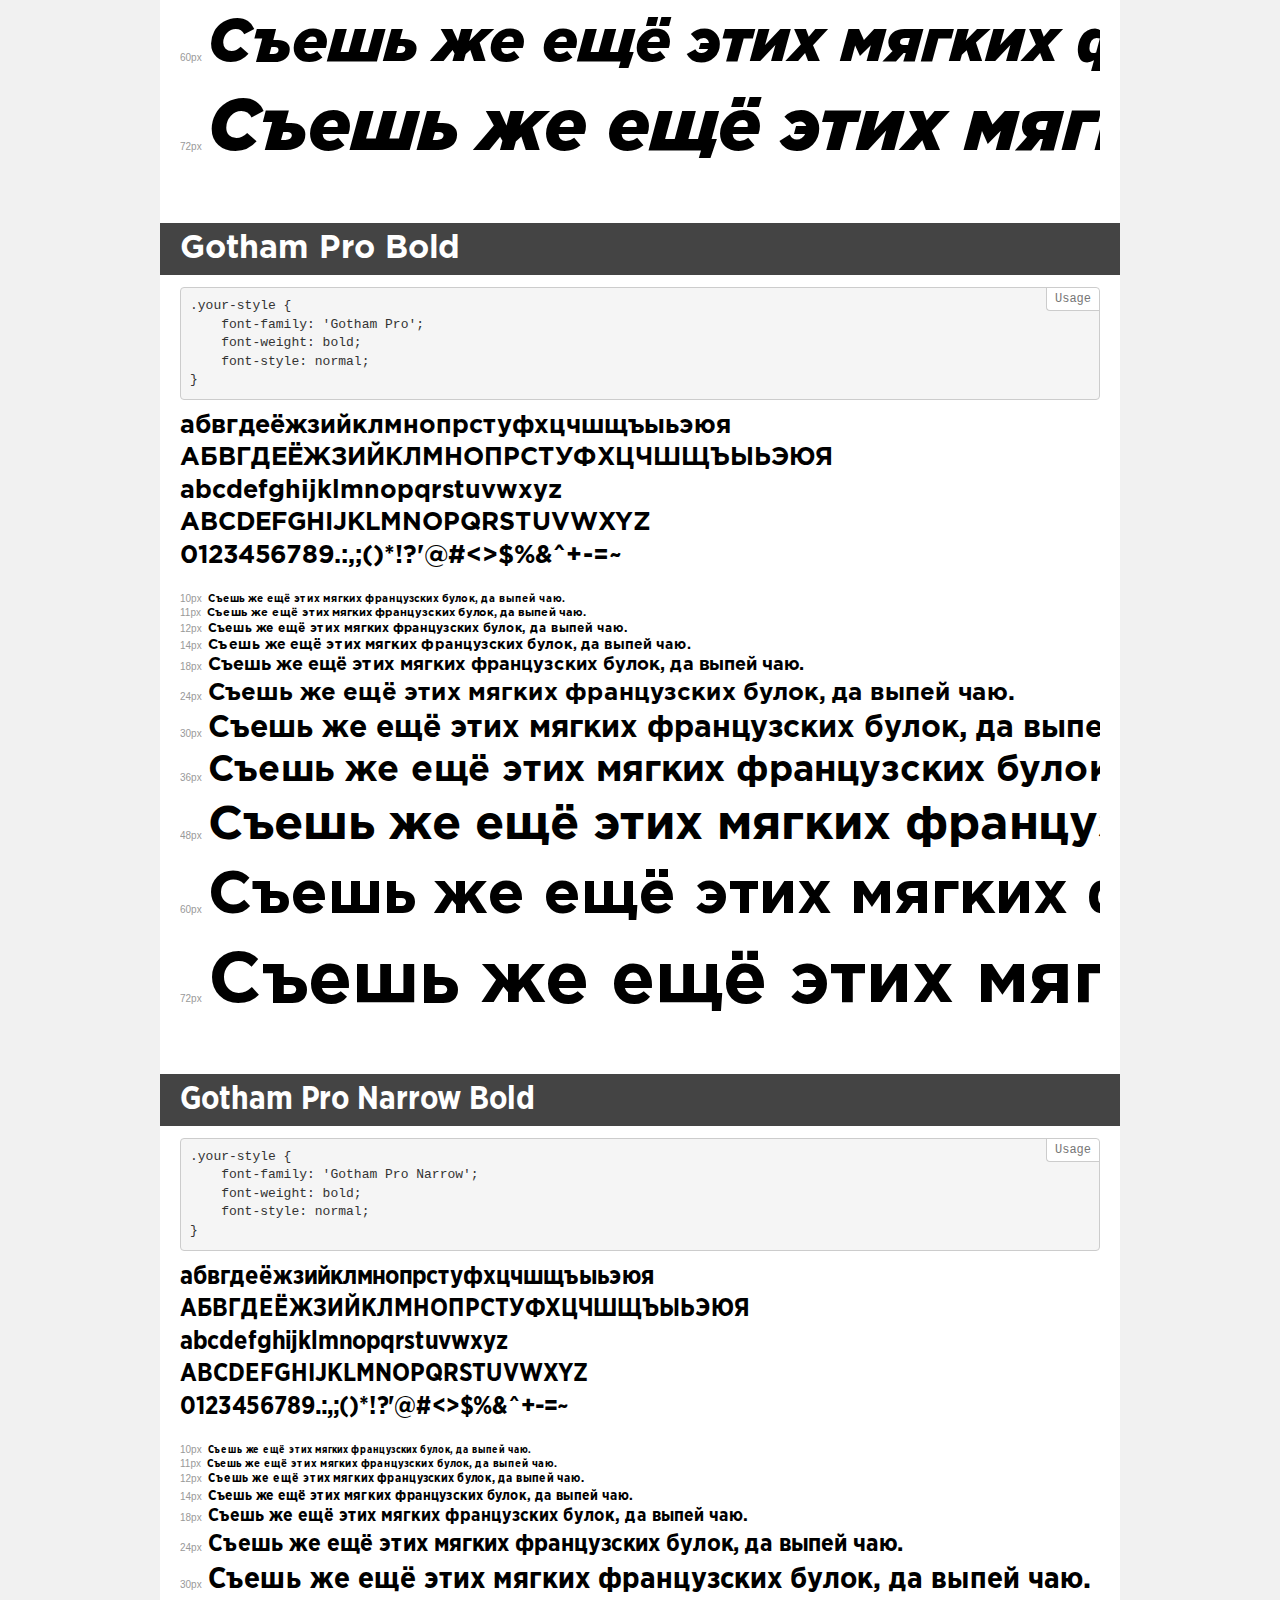
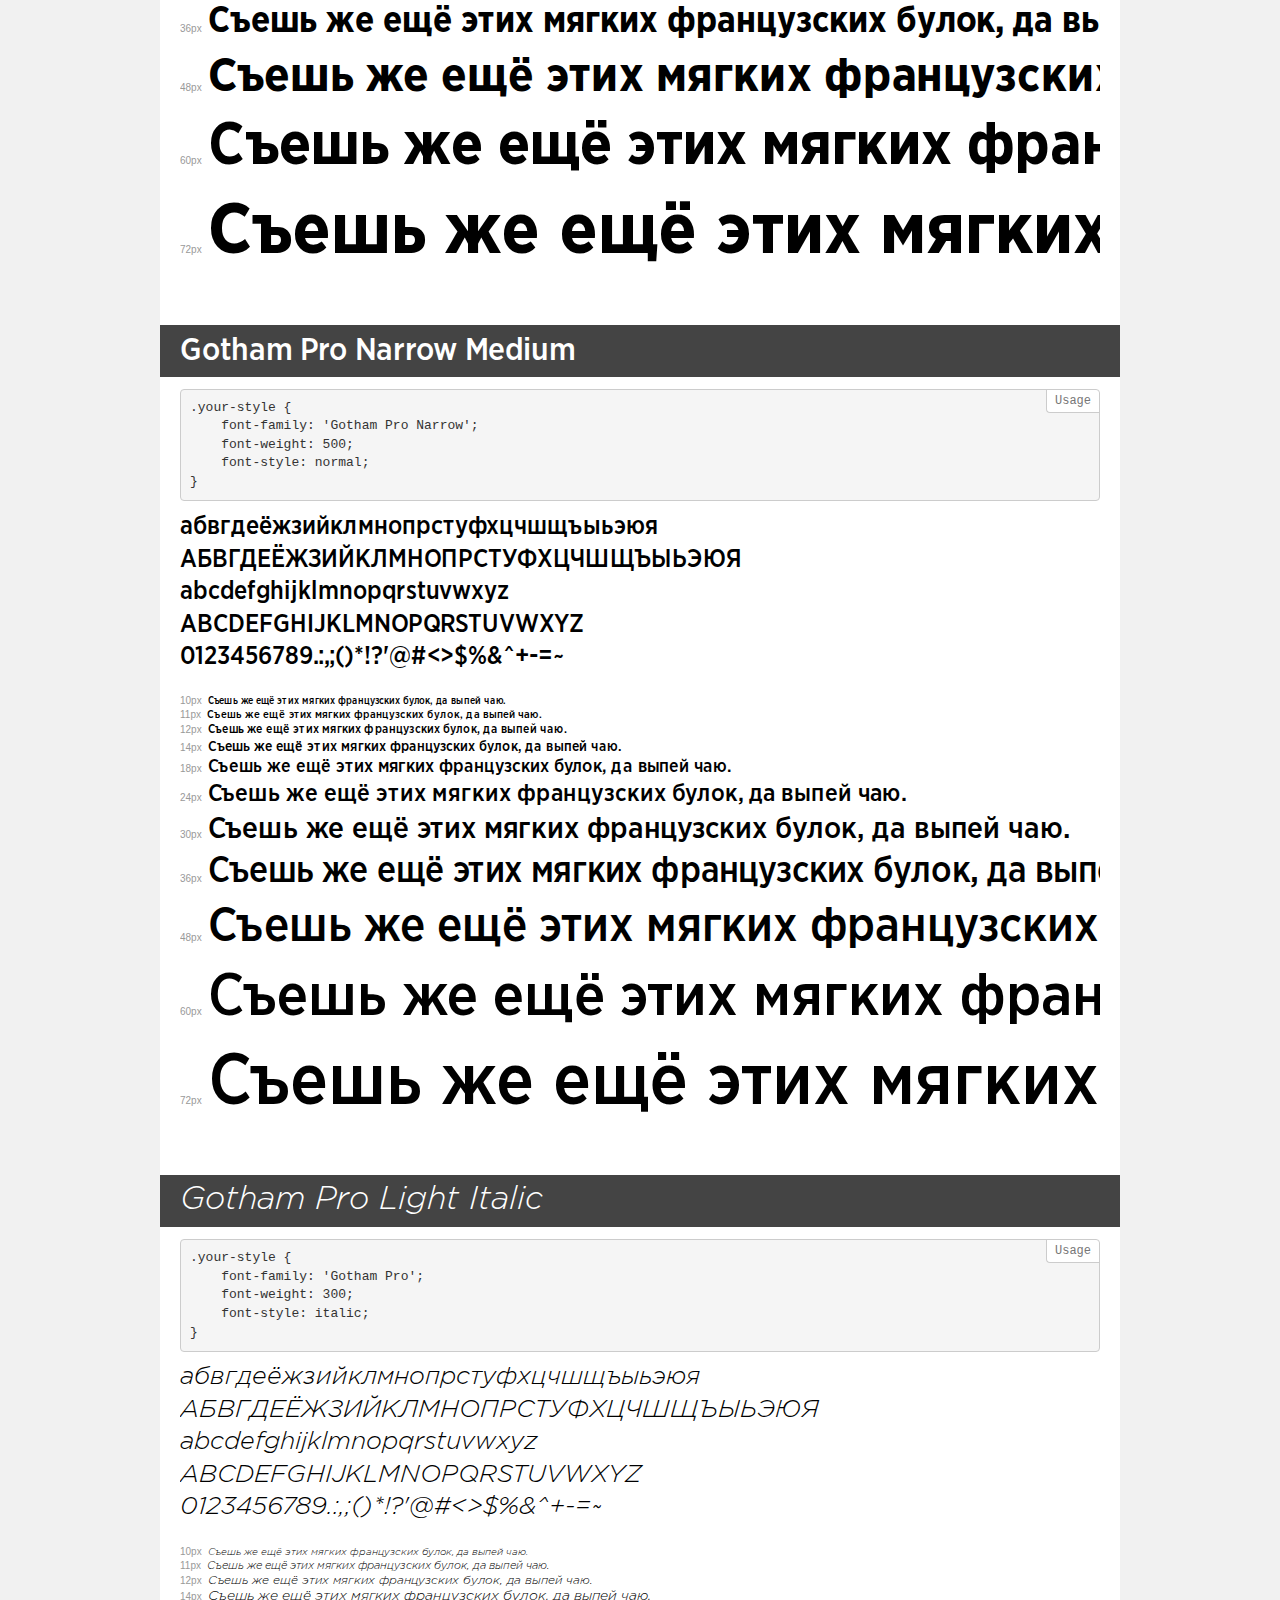
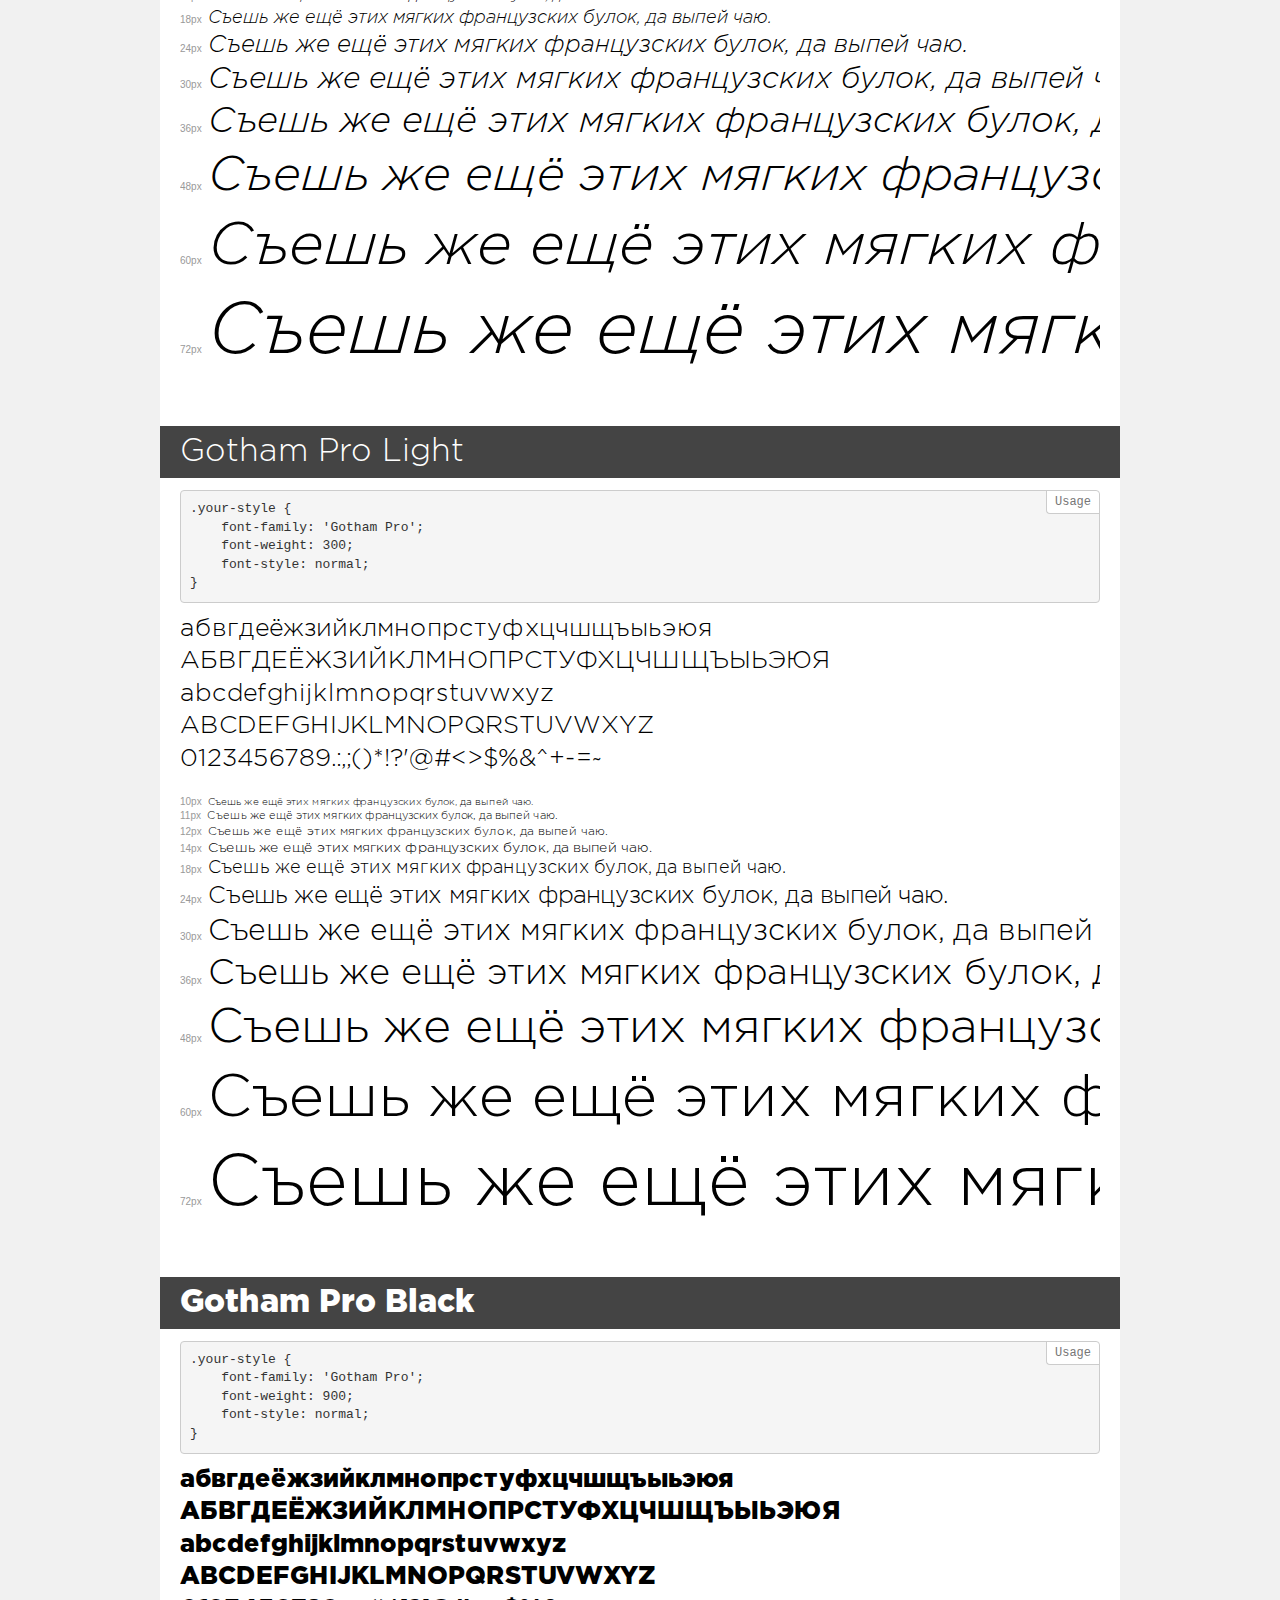
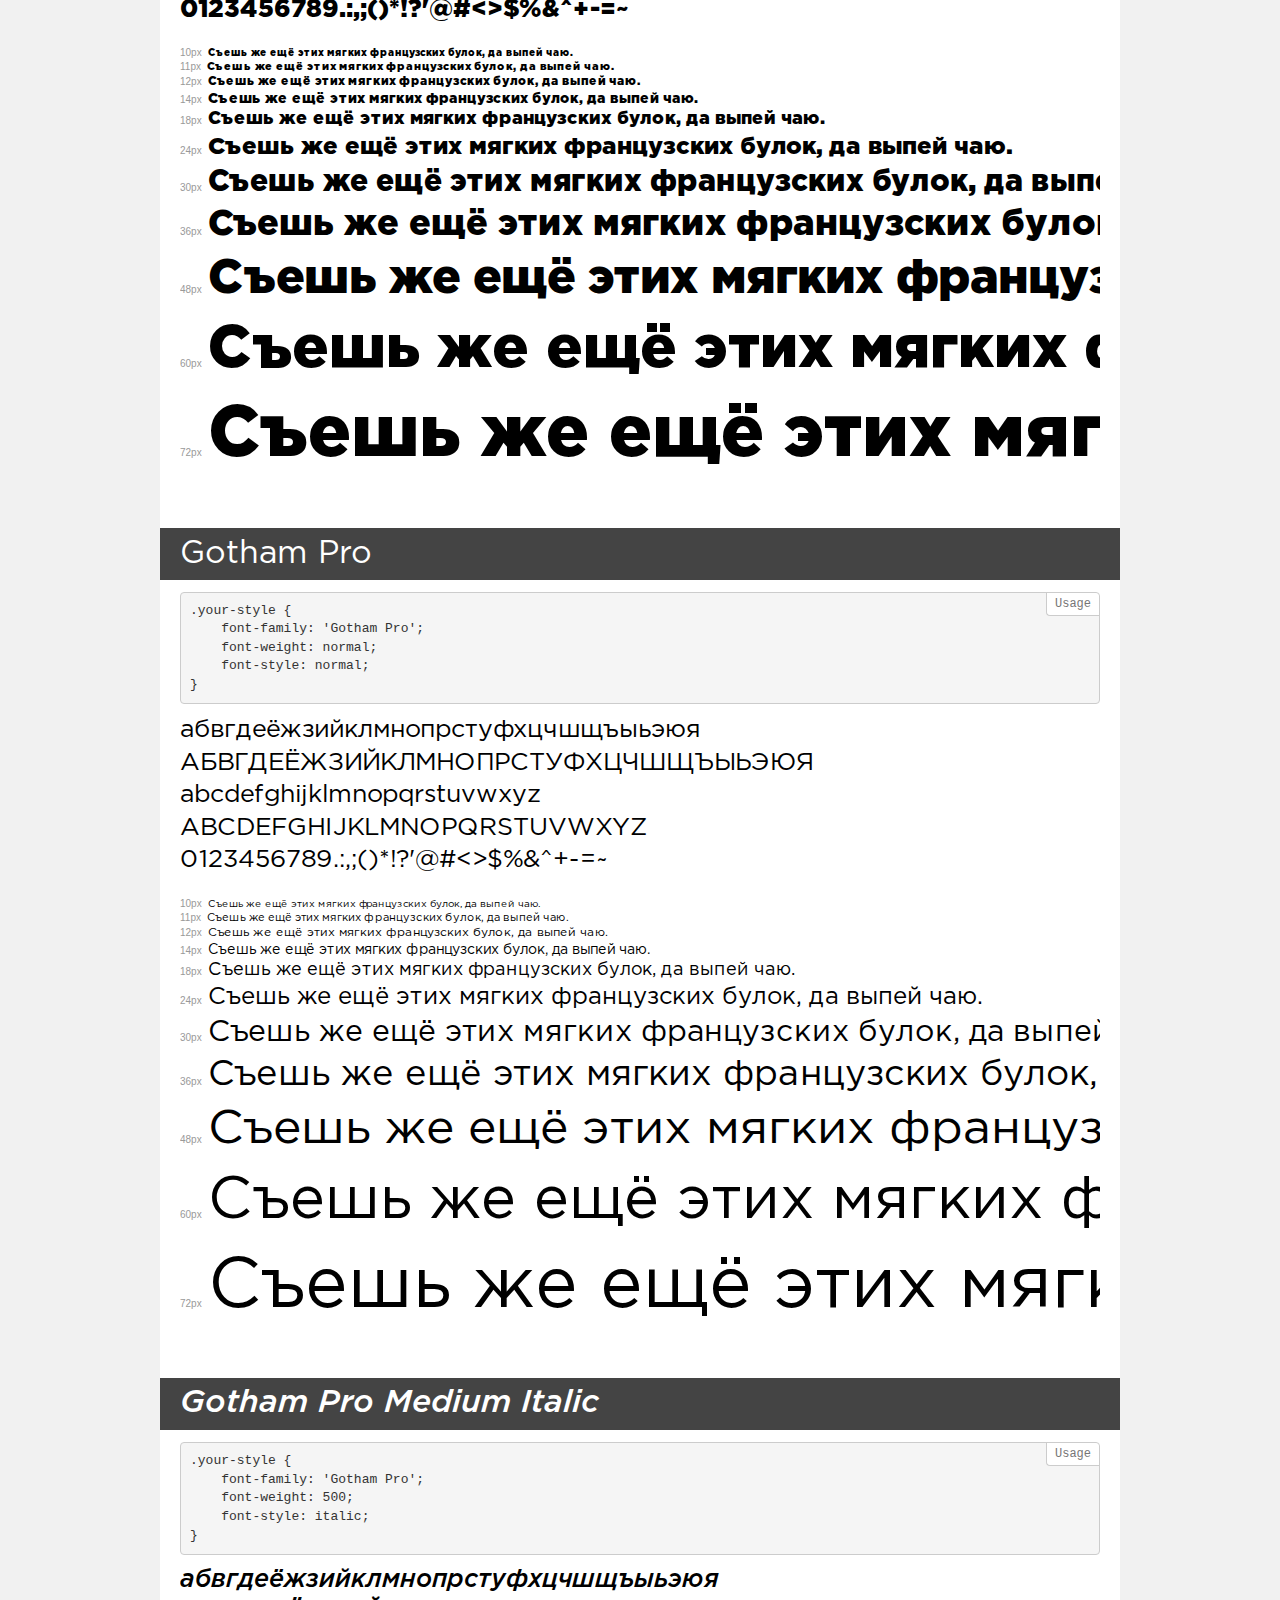
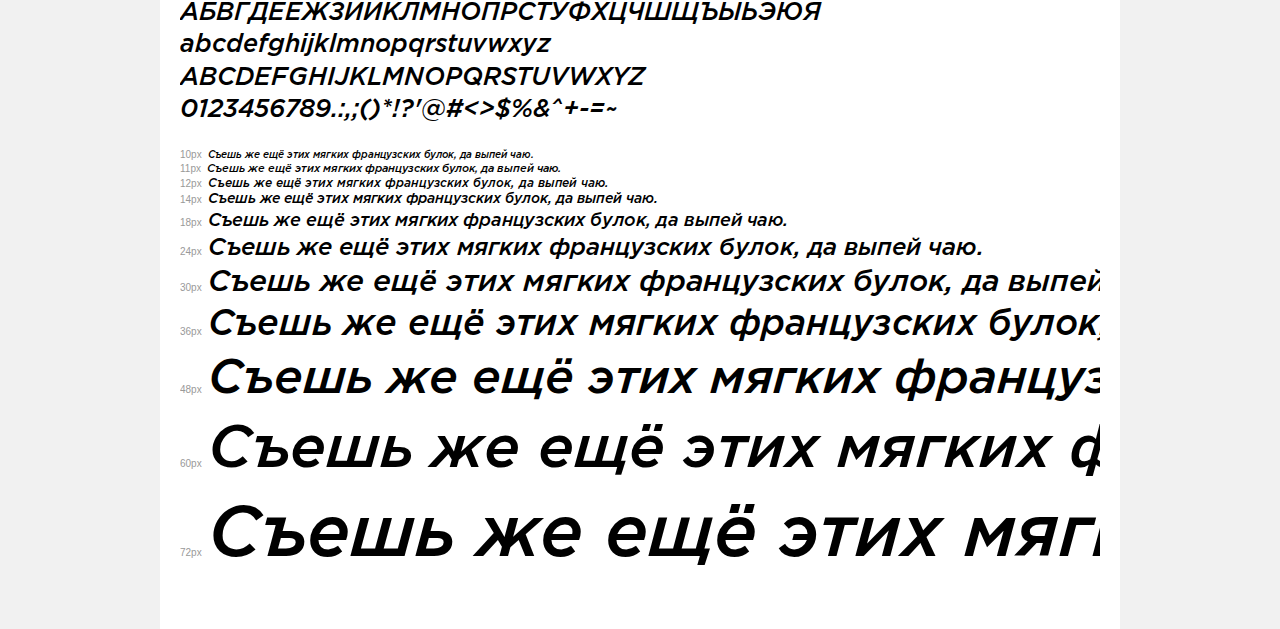
<file: fonts/GothamPro/demo.html>
<!DOCTYPE html>
<html>
<head>
	<meta charset="utf-8">
	<meta http-equiv="X-UA-Compatible" content="IE=edge">
	<meta name="viewport" content="width=device-width, initial-scale=1">
	<meta name="robots" content="noindex, noarchive">
	<title>Transfonter demo</title>
	<link href="stylesheet.css" rel="stylesheet">
	<style>
		/*
		http://meyerweb.com/eric/tools/css/reset/
		v2.0 | 20110126
		License: none (public domain)
		*/
		html, body, div, span, applet, object, iframe,
		h1, h2, h3, h4, h5, h6, p, blockquote, pre,
		a, abbr, acronym, address, big, cite, code,
		del, dfn, em, img, ins, kbd, q, s, samp,
		small, strike, strong, sub, sup, tt, var,
		b, u, i, center,
		dl, dt, dd, ol, ul, li,
		fieldset, form, label, legend,
		table, caption, tbody, tfoot, thead, tr, th, td,
		article, aside, canvas, details, embed,
		figure, figcaption, footer, header, hgroup,
		menu, nav, output, ruby, section, summary,
		time, mark, audio, video {
			margin: 0;
			padding: 0;
			border: 0;
			font-size: 100%;
			font: inherit;
			vertical-align: baseline;
		}
		/* HTML5 display-role reset for older browsers */
		article, aside, details, figcaption, figure,
		footer, header, hgroup, menu, nav, section {
			display: block;
		}
		body {
			line-height: 1;
		}
		ol, ul {
			list-style: none;
		}
		blockquote, q {
			quotes: none;
		}
		blockquote:before, blockquote:after,
		q:before, q:after {
			content: '';
			content: none;
		}
		table {
			border-collapse: collapse;
			border-spacing: 0;
		}
		/* common styles */
		body {
			background: #f1f1f1;
			color: #000;
		}
		.page {
			background: #fff;
			width: 920px;
			margin: 0 auto;
			padding: 20px 20px 0 20px;
			overflow: hidden;
		}
		.font-container {
			overflow-x: auto;
			overflow-y: hidden;
			margin-bottom: 40px;
			line-height: 1.3;
			white-space: nowrap;
			padding-bottom: 5px;
		}
		h1 {
			position: relative;
			background: #444;
			font-size: 32px;
			color: #fff;
			padding: 10px 20px;
			margin: 0 -20px 12px -20px;
		}
		.letters {
			font-size: 25px;
			margin-bottom: 20px;
		}
		.s10:before {
			content: '10px';
		}
		.s11:before {
			content: '11px';
		}
		.s12:before {
			content: '12px';
		}
		.s14:before {
			content: '14px';
		}
		.s18:before {
			content: '18px';
		}
		.s24:before {
			content: '24px';
		}
		.s30:before {
			content: '30px';
		}
		.s36:before {
			content: '36px';
		}
		.s48:before {
			content: '48px';
		}
		.s60:before {
			content: '60px';
		}
		.s72:before {
			content: '72px';
		}
		.s10:before, .s11:before, .s12:before, .s14:before,
		.s18:before, .s24:before, .s30:before, .s36:before,
		.s48:before, .s60:before, .s72:before {
			font-family: Arial, sans-serif;
			font-size: 10px;
			font-weight: normal;
			font-style: normal;
			color: #999;
			padding-right: 6px;
		}
		pre {
			display: block;
			position: relative;
			padding: 9px;
			margin: 0 0 10px;
			font-family: Monaco, Menlo, Consolas, "Courier New", monospace !important;
			font-size: 13px;
			line-height: 1.428571429;
			color: #333;
			font-weight: normal !important;
			font-style: normal !important;
			background-color: #f5f5f5;
			border: 1px solid #ccc;
			overflow-x: auto;
			border-radius: 4px;
		}
		pre:after {
			display: block;
			position: absolute;
			right: 0;
			top: 0;
			content: 'Usage';
			line-height: 1;
			padding: 5px 8px;
			font-size: 12px;
			color: #767676;
			background-color: #fff;
			border: 1px solid #ccc;
			border-right: none;
			border-top: none;
			border-radius: 0 4px 0 4px;
			z-index: 10;
		}
		/* responsive */
		@media (max-width: 959px) {
			.page {
				width: auto;
				margin: 0;
			}
		}
	</style>
</head>
<body>
<div class="page">
	<div class="demo" style="font-family: 'Gotham Pro'; font-weight: bold; font-style: italic;">
		<h1>Gotham Pro Bold Italic</h1>
		<pre>.your-style {
    font-family: 'Gotham Pro';
    font-weight: bold;
    font-style: italic;
}</pre>
		<div class="font-container">
			<p class="letters">
				абвгдеёжзийклмнопрстуфхцчшщъыьэюя <br />
				АБВГДЕЁЖЗИЙКЛМНОПРСТУФХЦЧШЩЪЫЬЭЮЯ <br />
				abcdefghijklmnopqrstuvwxyz <br />
				ABCDEFGHIJKLMNOPQRSTUVWXYZ <br />				0123456789.:,;()*!?'@#<>$%&^+-=~
			</p>
			<p class="s10" style="font-size: 10px;">Съешь же ещё этих мягких французских булок, да выпей чаю.</p>
			<p class="s11" style="font-size: 11px;">Съешь же ещё этих мягких французских булок, да выпей чаю.</p>
			<p class="s12" style="font-size: 12px;">Съешь же ещё этих мягких французских булок, да выпей чаю.</p>
			<p class="s14" style="font-size: 14px;">Съешь же ещё этих мягких французских булок, да выпей чаю.</p>
			<p class="s18" style="font-size: 18px;">Съешь же ещё этих мягких французских булок, да выпей чаю.</p>
			<p class="s24" style="font-size: 24px;">Съешь же ещё этих мягких французских булок, да выпей чаю.</p>
			<p class="s30" style="font-size: 30px;">Съешь же ещё этих мягких французских булок, да выпей чаю.</p>
			<p class="s36" style="font-size: 36px;">Съешь же ещё этих мягких французских булок, да выпей чаю.</p>
			<p class="s48" style="font-size: 48px;">Съешь же ещё этих мягких французских булок, да выпей чаю.</p>
			<p class="s60" style="font-size: 60px;">Съешь же ещё этих мягких французских булок, да выпей чаю.</p>
			<p class="s72" style="font-size: 72px;">Съешь же ещё этих мягких французских булок, да выпей чаю.</p>
		</div>
	</div>
	<div class="demo" style="font-family: 'Gotham Pro'; font-weight: normal; font-style: italic;">
		<h1>Gotham Pro Italic</h1>
		<pre>.your-style {
    font-family: 'Gotham Pro';
    font-weight: normal;
    font-style: italic;
}</pre>
		<div class="font-container">
			<p class="letters">
				абвгдеёжзийклмнопрстуфхцчшщъыьэюя <br />
				АБВГДЕЁЖЗИЙКЛМНОПРСТУФХЦЧШЩЪЫЬЭЮЯ <br />
				abcdefghijklmnopqrstuvwxyz <br />
				ABCDEFGHIJKLMNOPQRSTUVWXYZ <br />				0123456789.:,;()*!?'@#<>$%&^+-=~
			</p>
			<p class="s10" style="font-size: 10px;">Съешь же ещё этих мягких французских булок, да выпей чаю.</p>
			<p class="s11" style="font-size: 11px;">Съешь же ещё этих мягких французских булок, да выпей чаю.</p>
			<p class="s12" style="font-size: 12px;">Съешь же ещё этих мягких французских булок, да выпей чаю.</p>
			<p class="s14" style="font-size: 14px;">Съешь же ещё этих мягких французских булок, да выпей чаю.</p>
			<p class="s18" style="font-size: 18px;">Съешь же ещё этих мягких французских булок, да выпей чаю.</p>
			<p class="s24" style="font-size: 24px;">Съешь же ещё этих мягких французских булок, да выпей чаю.</p>
			<p class="s30" style="font-size: 30px;">Съешь же ещё этих мягких французских булок, да выпей чаю.</p>
			<p class="s36" style="font-size: 36px;">Съешь же ещё этих мягких французских булок, да выпей чаю.</p>
			<p class="s48" style="font-size: 48px;">Съешь же ещё этих мягких французских булок, да выпей чаю.</p>
			<p class="s60" style="font-size: 60px;">Съешь же ещё этих мягких французских булок, да выпей чаю.</p>
			<p class="s72" style="font-size: 72px;">Съешь же ещё этих мягких французских булок, да выпей чаю.</p>
		</div>
	</div>
	<div class="demo" style="font-family: 'Gotham Pro'; font-weight: 500; font-style: normal;">
		<h1>Gotham Pro Medium</h1>
		<pre>.your-style {
    font-family: 'Gotham Pro';
    font-weight: 500;
    font-style: normal;
}</pre>
		<div class="font-container">
			<p class="letters">
				абвгдеёжзийклмнопрстуфхцчшщъыьэюя <br />
				АБВГДЕЁЖЗИЙКЛМНОПРСТУФХЦЧШЩЪЫЬЭЮЯ <br />
				abcdefghijklmnopqrstuvwxyz <br />
				ABCDEFGHIJKLMNOPQRSTUVWXYZ <br />				0123456789.:,;()*!?'@#<>$%&^+-=~
			</p>
			<p class="s10" style="font-size: 10px;">Съешь же ещё этих мягких французских булок, да выпей чаю.</p>
			<p class="s11" style="font-size: 11px;">Съешь же ещё этих мягких французских булок, да выпей чаю.</p>
			<p class="s12" style="font-size: 12px;">Съешь же ещё этих мягких французских булок, да выпей чаю.</p>
			<p class="s14" style="font-size: 14px;">Съешь же ещё этих мягких французских булок, да выпей чаю.</p>
			<p class="s18" style="font-size: 18px;">Съешь же ещё этих мягких французских булок, да выпей чаю.</p>
			<p class="s24" style="font-size: 24px;">Съешь же ещё этих мягких французских булок, да выпей чаю.</p>
			<p class="s30" style="font-size: 30px;">Съешь же ещё этих мягких французских булок, да выпей чаю.</p>
			<p class="s36" style="font-size: 36px;">Съешь же ещё этих мягких французских булок, да выпей чаю.</p>
			<p class="s48" style="font-size: 48px;">Съешь же ещё этих мягких французских булок, да выпей чаю.</p>
			<p class="s60" style="font-size: 60px;">Съешь же ещё этих мягких французских булок, да выпей чаю.</p>
			<p class="s72" style="font-size: 72px;">Съешь же ещё этих мягких французских булок, да выпей чаю.</p>
		</div>
	</div>
	<div class="demo" style="font-family: 'Gotham Pro'; font-weight: 900; font-style: italic;">
		<h1>Gotham Pro Black Italic</h1>
		<pre>.your-style {
    font-family: 'Gotham Pro';
    font-weight: 900;
    font-style: italic;
}</pre>
		<div class="font-container">
			<p class="letters">
				абвгдеёжзийклмнопрстуфхцчшщъыьэюя <br />
				АБВГДЕЁЖЗИЙКЛМНОПРСТУФХЦЧШЩЪЫЬЭЮЯ <br />
				abcdefghijklmnopqrstuvwxyz <br />
				ABCDEFGHIJKLMNOPQRSTUVWXYZ <br />				0123456789.:,;()*!?'@#<>$%&^+-=~
			</p>
			<p class="s10" style="font-size: 10px;">Съешь же ещё этих мягких французских булок, да выпей чаю.</p>
			<p class="s11" style="font-size: 11px;">Съешь же ещё этих мягких французских булок, да выпей чаю.</p>
			<p class="s12" style="font-size: 12px;">Съешь же ещё этих мягких французских булок, да выпей чаю.</p>
			<p class="s14" style="font-size: 14px;">Съешь же ещё этих мягких французских булок, да выпей чаю.</p>
			<p class="s18" style="font-size: 18px;">Съешь же ещё этих мягких французских булок, да выпей чаю.</p>
			<p class="s24" style="font-size: 24px;">Съешь же ещё этих мягких французских булок, да выпей чаю.</p>
			<p class="s30" style="font-size: 30px;">Съешь же ещё этих мягких французских булок, да выпей чаю.</p>
			<p class="s36" style="font-size: 36px;">Съешь же ещё этих мягких французских булок, да выпей чаю.</p>
			<p class="s48" style="font-size: 48px;">Съешь же ещё этих мягких французских булок, да выпей чаю.</p>
			<p class="s60" style="font-size: 60px;">Съешь же ещё этих мягких французских булок, да выпей чаю.</p>
			<p class="s72" style="font-size: 72px;">Съешь же ещё этих мягких французских булок, да выпей чаю.</p>
		</div>
	</div>
	<div class="demo" style="font-family: 'Gotham Pro'; font-weight: bold; font-style: normal;">
		<h1>Gotham Pro Bold</h1>
		<pre>.your-style {
    font-family: 'Gotham Pro';
    font-weight: bold;
    font-style: normal;
}</pre>
		<div class="font-container">
			<p class="letters">
				абвгдеёжзийклмнопрстуфхцчшщъыьэюя <br />
				АБВГДЕЁЖЗИЙКЛМНОПРСТУФХЦЧШЩЪЫЬЭЮЯ <br />
				abcdefghijklmnopqrstuvwxyz <br />
				ABCDEFGHIJKLMNOPQRSTUVWXYZ <br />				0123456789.:,;()*!?'@#<>$%&^+-=~
			</p>
			<p class="s10" style="font-size: 10px;">Съешь же ещё этих мягких французских булок, да выпей чаю.</p>
			<p class="s11" style="font-size: 11px;">Съешь же ещё этих мягких французских булок, да выпей чаю.</p>
			<p class="s12" style="font-size: 12px;">Съешь же ещё этих мягких французских булок, да выпей чаю.</p>
			<p class="s14" style="font-size: 14px;">Съешь же ещё этих мягких французских булок, да выпей чаю.</p>
			<p class="s18" style="font-size: 18px;">Съешь же ещё этих мягких французских булок, да выпей чаю.</p>
			<p class="s24" style="font-size: 24px;">Съешь же ещё этих мягких французских булок, да выпей чаю.</p>
			<p class="s30" style="font-size: 30px;">Съешь же ещё этих мягких французских булок, да выпей чаю.</p>
			<p class="s36" style="font-size: 36px;">Съешь же ещё этих мягких французских булок, да выпей чаю.</p>
			<p class="s48" style="font-size: 48px;">Съешь же ещё этих мягких французских булок, да выпей чаю.</p>
			<p class="s60" style="font-size: 60px;">Съешь же ещё этих мягких французских булок, да выпей чаю.</p>
			<p class="s72" style="font-size: 72px;">Съешь же ещё этих мягких французских булок, да выпей чаю.</p>
		</div>
	</div>
	<div class="demo" style="font-family: 'Gotham Pro Narrow'; font-weight: bold; font-style: normal;">
		<h1>Gotham Pro Narrow Bold</h1>
		<pre>.your-style {
    font-family: 'Gotham Pro Narrow';
    font-weight: bold;
    font-style: normal;
}</pre>
		<div class="font-container">
			<p class="letters">
				абвгдеёжзийклмнопрстуфхцчшщъыьэюя <br />
				АБВГДЕЁЖЗИЙКЛМНОПРСТУФХЦЧШЩЪЫЬЭЮЯ <br />
				abcdefghijklmnopqrstuvwxyz <br />
				ABCDEFGHIJKLMNOPQRSTUVWXYZ <br />				0123456789.:,;()*!?'@#<>$%&^+-=~
			</p>
			<p class="s10" style="font-size: 10px;">Съешь же ещё этих мягких французских булок, да выпей чаю.</p>
			<p class="s11" style="font-size: 11px;">Съешь же ещё этих мягких французских булок, да выпей чаю.</p>
			<p class="s12" style="font-size: 12px;">Съешь же ещё этих мягких французских булок, да выпей чаю.</p>
			<p class="s14" style="font-size: 14px;">Съешь же ещё этих мягких французских булок, да выпей чаю.</p>
			<p class="s18" style="font-size: 18px;">Съешь же ещё этих мягких французских булок, да выпей чаю.</p>
			<p class="s24" style="font-size: 24px;">Съешь же ещё этих мягких французских булок, да выпей чаю.</p>
			<p class="s30" style="font-size: 30px;">Съешь же ещё этих мягких французских булок, да выпей чаю.</p>
			<p class="s36" style="font-size: 36px;">Съешь же ещё этих мягких французских булок, да выпей чаю.</p>
			<p class="s48" style="font-size: 48px;">Съешь же ещё этих мягких французских булок, да выпей чаю.</p>
			<p class="s60" style="font-size: 60px;">Съешь же ещё этих мягких французских булок, да выпей чаю.</p>
			<p class="s72" style="font-size: 72px;">Съешь же ещё этих мягких французских булок, да выпей чаю.</p>
		</div>
	</div>
	<div class="demo" style="font-family: 'Gotham Pro Narrow'; font-weight: 500; font-style: normal;">
		<h1>Gotham Pro Narrow Medium</h1>
		<pre>.your-style {
    font-family: 'Gotham Pro Narrow';
    font-weight: 500;
    font-style: normal;
}</pre>
		<div class="font-container">
			<p class="letters">
				абвгдеёжзийклмнопрстуфхцчшщъыьэюя <br />
				АБВГДЕЁЖЗИЙКЛМНОПРСТУФХЦЧШЩЪЫЬЭЮЯ <br />
				abcdefghijklmnopqrstuvwxyz <br />
				ABCDEFGHIJKLMNOPQRSTUVWXYZ <br />				0123456789.:,;()*!?'@#<>$%&^+-=~
			</p>
			<p class="s10" style="font-size: 10px;">Съешь же ещё этих мягких французских булок, да выпей чаю.</p>
			<p class="s11" style="font-size: 11px;">Съешь же ещё этих мягких французских булок, да выпей чаю.</p>
			<p class="s12" style="font-size: 12px;">Съешь же ещё этих мягких французских булок, да выпей чаю.</p>
			<p class="s14" style="font-size: 14px;">Съешь же ещё этих мягких французских булок, да выпей чаю.</p>
			<p class="s18" style="font-size: 18px;">Съешь же ещё этих мягких французских булок, да выпей чаю.</p>
			<p class="s24" style="font-size: 24px;">Съешь же ещё этих мягких французских булок, да выпей чаю.</p>
			<p class="s30" style="font-size: 30px;">Съешь же ещё этих мягких французских булок, да выпей чаю.</p>
			<p class="s36" style="font-size: 36px;">Съешь же ещё этих мягких французских булок, да выпей чаю.</p>
			<p class="s48" style="font-size: 48px;">Съешь же ещё этих мягких французских булок, да выпей чаю.</p>
			<p class="s60" style="font-size: 60px;">Съешь же ещё этих мягких французских булок, да выпей чаю.</p>
			<p class="s72" style="font-size: 72px;">Съешь же ещё этих мягких французских булок, да выпей чаю.</p>
		</div>
	</div>
	<div class="demo" style="font-family: 'Gotham Pro'; font-weight: 300; font-style: italic;">
		<h1>Gotham Pro Light Italic</h1>
		<pre>.your-style {
    font-family: 'Gotham Pro';
    font-weight: 300;
    font-style: italic;
}</pre>
		<div class="font-container">
			<p class="letters">
				абвгдеёжзийклмнопрстуфхцчшщъыьэюя <br />
				АБВГДЕЁЖЗИЙКЛМНОПРСТУФХЦЧШЩЪЫЬЭЮЯ <br />
				abcdefghijklmnopqrstuvwxyz <br />
				ABCDEFGHIJKLMNOPQRSTUVWXYZ <br />				0123456789.:,;()*!?'@#<>$%&^+-=~
			</p>
			<p class="s10" style="font-size: 10px;">Съешь же ещё этих мягких французских булок, да выпей чаю.</p>
			<p class="s11" style="font-size: 11px;">Съешь же ещё этих мягких французских булок, да выпей чаю.</p>
			<p class="s12" style="font-size: 12px;">Съешь же ещё этих мягких французских булок, да выпей чаю.</p>
			<p class="s14" style="font-size: 14px;">Съешь же ещё этих мягких французских булок, да выпей чаю.</p>
			<p class="s18" style="font-size: 18px;">Съешь же ещё этих мягких французских булок, да выпей чаю.</p>
			<p class="s24" style="font-size: 24px;">Съешь же ещё этих мягких французских булок, да выпей чаю.</p>
			<p class="s30" style="font-size: 30px;">Съешь же ещё этих мягких французских булок, да выпей чаю.</p>
			<p class="s36" style="font-size: 36px;">Съешь же ещё этих мягких французских булок, да выпей чаю.</p>
			<p class="s48" style="font-size: 48px;">Съешь же ещё этих мягких французских булок, да выпей чаю.</p>
			<p class="s60" style="font-size: 60px;">Съешь же ещё этих мягких французских булок, да выпей чаю.</p>
			<p class="s72" style="font-size: 72px;">Съешь же ещё этих мягких французских булок, да выпей чаю.</p>
		</div>
	</div>
	<div class="demo" style="font-family: 'Gotham Pro'; font-weight: 300; font-style: normal;">
		<h1>Gotham Pro Light</h1>
		<pre>.your-style {
    font-family: 'Gotham Pro';
    font-weight: 300;
    font-style: normal;
}</pre>
		<div class="font-container">
			<p class="letters">
				абвгдеёжзийклмнопрстуфхцчшщъыьэюя <br />
				АБВГДЕЁЖЗИЙКЛМНОПРСТУФХЦЧШЩЪЫЬЭЮЯ <br />
				abcdefghijklmnopqrstuvwxyz <br />
				ABCDEFGHIJKLMNOPQRSTUVWXYZ <br />				0123456789.:,;()*!?'@#<>$%&^+-=~
			</p>
			<p class="s10" style="font-size: 10px;">Съешь же ещё этих мягких французских булок, да выпей чаю.</p>
			<p class="s11" style="font-size: 11px;">Съешь же ещё этих мягких французских булок, да выпей чаю.</p>
			<p class="s12" style="font-size: 12px;">Съешь же ещё этих мягких французских булок, да выпей чаю.</p>
			<p class="s14" style="font-size: 14px;">Съешь же ещё этих мягких французских булок, да выпей чаю.</p>
			<p class="s18" style="font-size: 18px;">Съешь же ещё этих мягких французских булок, да выпей чаю.</p>
			<p class="s24" style="font-size: 24px;">Съешь же ещё этих мягких французских булок, да выпей чаю.</p>
			<p class="s30" style="font-size: 30px;">Съешь же ещё этих мягких французских булок, да выпей чаю.</p>
			<p class="s36" style="font-size: 36px;">Съешь же ещё этих мягких французских булок, да выпей чаю.</p>
			<p class="s48" style="font-size: 48px;">Съешь же ещё этих мягких французских булок, да выпей чаю.</p>
			<p class="s60" style="font-size: 60px;">Съешь же ещё этих мягких французских булок, да выпей чаю.</p>
			<p class="s72" style="font-size: 72px;">Съешь же ещё этих мягких французских булок, да выпей чаю.</p>
		</div>
	</div>
	<div class="demo" style="font-family: 'Gotham Pro'; font-weight: 900; font-style: normal;">
		<h1>Gotham Pro Black</h1>
		<pre>.your-style {
    font-family: 'Gotham Pro';
    font-weight: 900;
    font-style: normal;
}</pre>
		<div class="font-container">
			<p class="letters">
				абвгдеёжзийклмнопрстуфхцчшщъыьэюя <br />
				АБВГДЕЁЖЗИЙКЛМНОПРСТУФХЦЧШЩЪЫЬЭЮЯ <br />
				abcdefghijklmnopqrstuvwxyz <br />
				ABCDEFGHIJKLMNOPQRSTUVWXYZ <br />				0123456789.:,;()*!?'@#<>$%&^+-=~
			</p>
			<p class="s10" style="font-size: 10px;">Съешь же ещё этих мягких французских булок, да выпей чаю.</p>
			<p class="s11" style="font-size: 11px;">Съешь же ещё этих мягких французских булок, да выпей чаю.</p>
			<p class="s12" style="font-size: 12px;">Съешь же ещё этих мягких французских булок, да выпей чаю.</p>
			<p class="s14" style="font-size: 14px;">Съешь же ещё этих мягких французских булок, да выпей чаю.</p>
			<p class="s18" style="font-size: 18px;">Съешь же ещё этих мягких французских булок, да выпей чаю.</p>
			<p class="s24" style="font-size: 24px;">Съешь же ещё этих мягких французских булок, да выпей чаю.</p>
			<p class="s30" style="font-size: 30px;">Съешь же ещё этих мягких французских булок, да выпей чаю.</p>
			<p class="s36" style="font-size: 36px;">Съешь же ещё этих мягких французских булок, да выпей чаю.</p>
			<p class="s48" style="font-size: 48px;">Съешь же ещё этих мягких французских булок, да выпей чаю.</p>
			<p class="s60" style="font-size: 60px;">Съешь же ещё этих мягких французских булок, да выпей чаю.</p>
			<p class="s72" style="font-size: 72px;">Съешь же ещё этих мягких французских булок, да выпей чаю.</p>
		</div>
	</div>
	<div class="demo" style="font-family: 'Gotham Pro'; font-weight: normal; font-style: normal;">
		<h1>Gotham Pro</h1>
		<pre>.your-style {
    font-family: 'Gotham Pro';
    font-weight: normal;
    font-style: normal;
}</pre>
		<div class="font-container">
			<p class="letters">
				абвгдеёжзийклмнопрстуфхцчшщъыьэюя <br />
				АБВГДЕЁЖЗИЙКЛМНОПРСТУФХЦЧШЩЪЫЬЭЮЯ <br />
				abcdefghijklmnopqrstuvwxyz <br />
				ABCDEFGHIJKLMNOPQRSTUVWXYZ <br />				0123456789.:,;()*!?'@#<>$%&^+-=~
			</p>
			<p class="s10" style="font-size: 10px;">Съешь же ещё этих мягких французских булок, да выпей чаю.</p>
			<p class="s11" style="font-size: 11px;">Съешь же ещё этих мягких французских булок, да выпей чаю.</p>
			<p class="s12" style="font-size: 12px;">Съешь же ещё этих мягких французских булок, да выпей чаю.</p>
			<p class="s14" style="font-size: 14px;">Съешь же ещё этих мягких французских булок, да выпей чаю.</p>
			<p class="s18" style="font-size: 18px;">Съешь же ещё этих мягких французских булок, да выпей чаю.</p>
			<p class="s24" style="font-size: 24px;">Съешь же ещё этих мягких французских булок, да выпей чаю.</p>
			<p class="s30" style="font-size: 30px;">Съешь же ещё этих мягких французских булок, да выпей чаю.</p>
			<p class="s36" style="font-size: 36px;">Съешь же ещё этих мягких французских булок, да выпей чаю.</p>
			<p class="s48" style="font-size: 48px;">Съешь же ещё этих мягких французских булок, да выпей чаю.</p>
			<p class="s60" style="font-size: 60px;">Съешь же ещё этих мягких французских булок, да выпей чаю.</p>
			<p class="s72" style="font-size: 72px;">Съешь же ещё этих мягких французских булок, да выпей чаю.</p>
		</div>
	</div>
	<div class="demo" style="font-family: 'Gotham Pro'; font-weight: 500; font-style: italic;">
		<h1>Gotham Pro Medium Italic</h1>
		<pre>.your-style {
    font-family: 'Gotham Pro';
    font-weight: 500;
    font-style: italic;
}</pre>
		<div class="font-container">
			<p class="letters">
				абвгдеёжзийклмнопрстуфхцчшщъыьэюя <br />
				АБВГДЕЁЖЗИЙКЛМНОПРСТУФХЦЧШЩЪЫЬЭЮЯ <br />
				abcdefghijklmnopqrstuvwxyz <br />
				ABCDEFGHIJKLMNOPQRSTUVWXYZ <br />				0123456789.:,;()*!?'@#<>$%&^+-=~
			</p>
			<p class="s10" style="font-size: 10px;">Съешь же ещё этих мягких французских булок, да выпей чаю.</p>
			<p class="s11" style="font-size: 11px;">Съешь же ещё этих мягких французских булок, да выпей чаю.</p>
			<p class="s12" style="font-size: 12px;">Съешь же ещё этих мягких французских булок, да выпей чаю.</p>
			<p class="s14" style="font-size: 14px;">Съешь же ещё этих мягких французских булок, да выпей чаю.</p>
			<p class="s18" style="font-size: 18px;">Съешь же ещё этих мягких французских булок, да выпей чаю.</p>
			<p class="s24" style="font-size: 24px;">Съешь же ещё этих мягких французских булок, да выпей чаю.</p>
			<p class="s30" style="font-size: 30px;">Съешь же ещё этих мягких французских булок, да выпей чаю.</p>
			<p class="s36" style="font-size: 36px;">Съешь же ещё этих мягких французских булок, да выпей чаю.</p>
			<p class="s48" style="font-size: 48px;">Съешь же ещё этих мягких французских булок, да выпей чаю.</p>
			<p class="s60" style="font-size: 60px;">Съешь же ещё этих мягких французских булок, да выпей чаю.</p>
			<p class="s72" style="font-size: 72px;">Съешь же ещё этих мягких французских булок, да выпей чаю.</p>
		</div>
	</div>
</div>
</body>
</html>
</file>
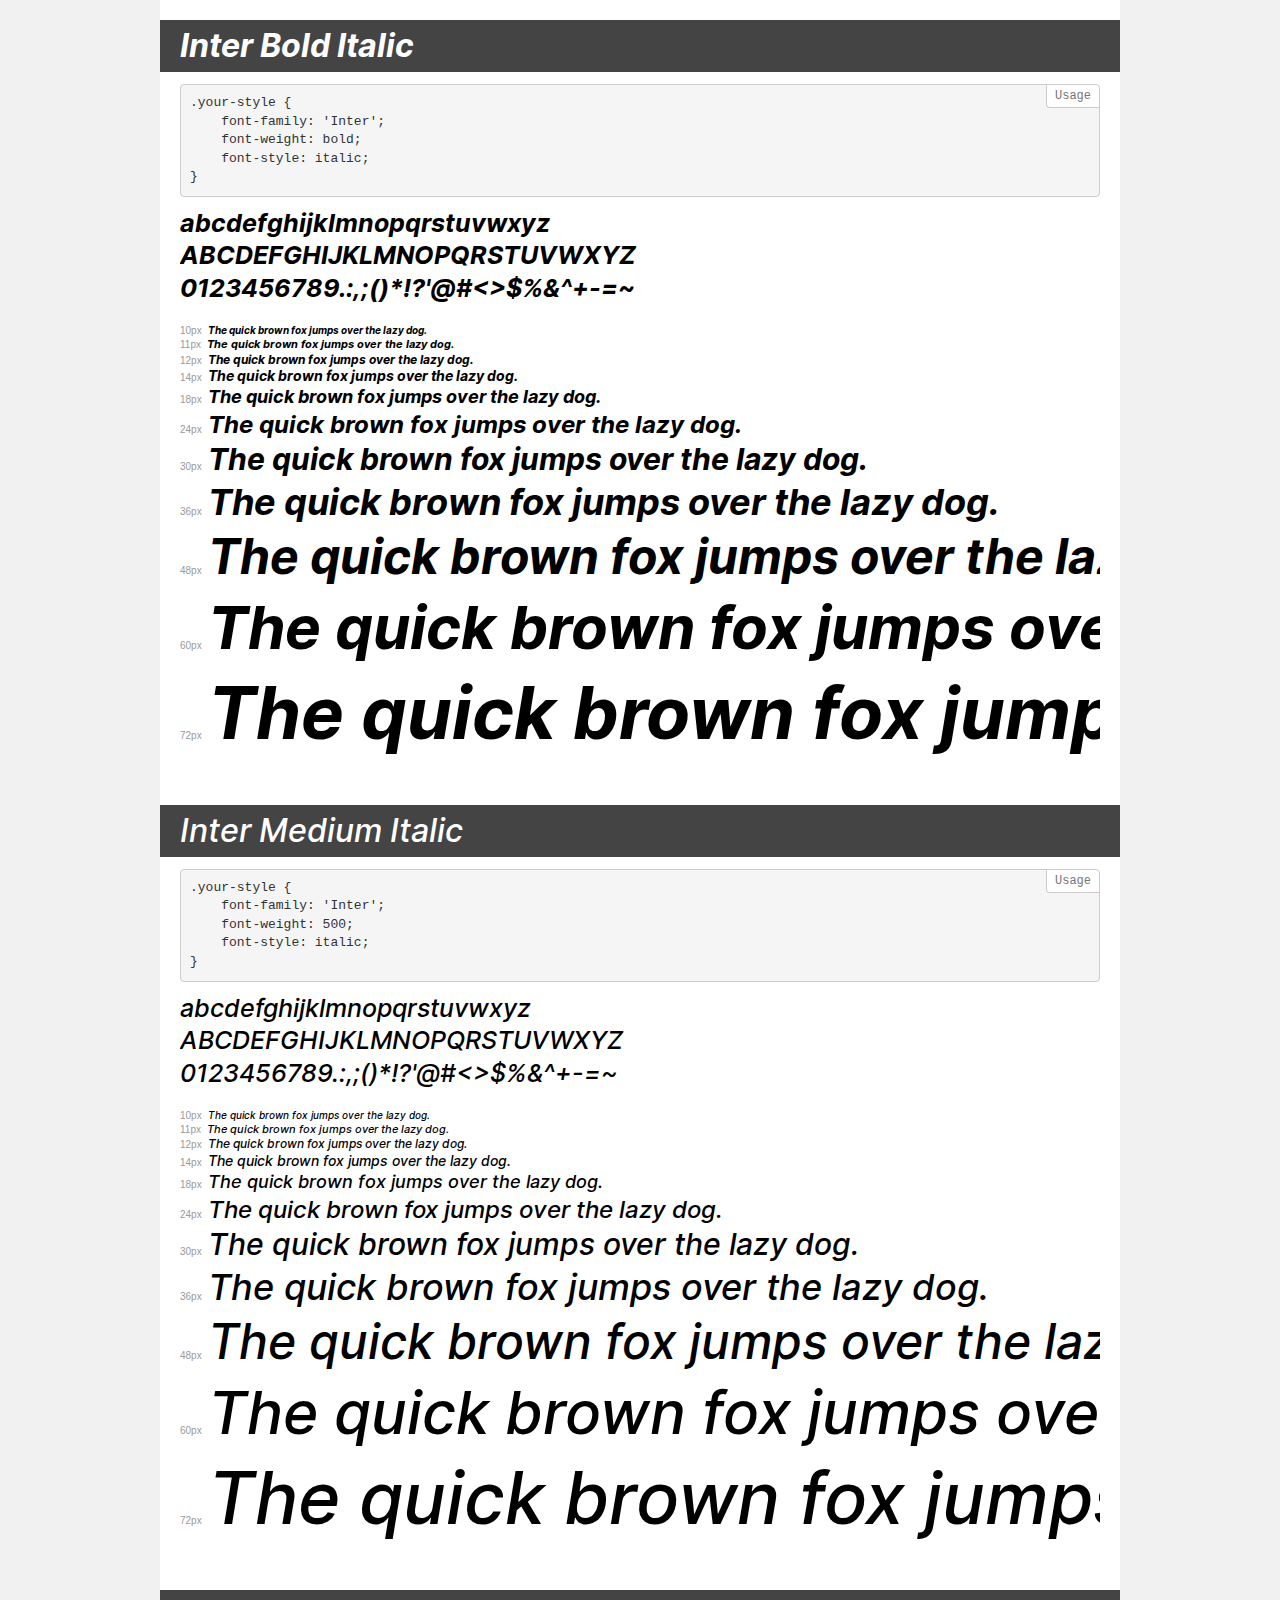
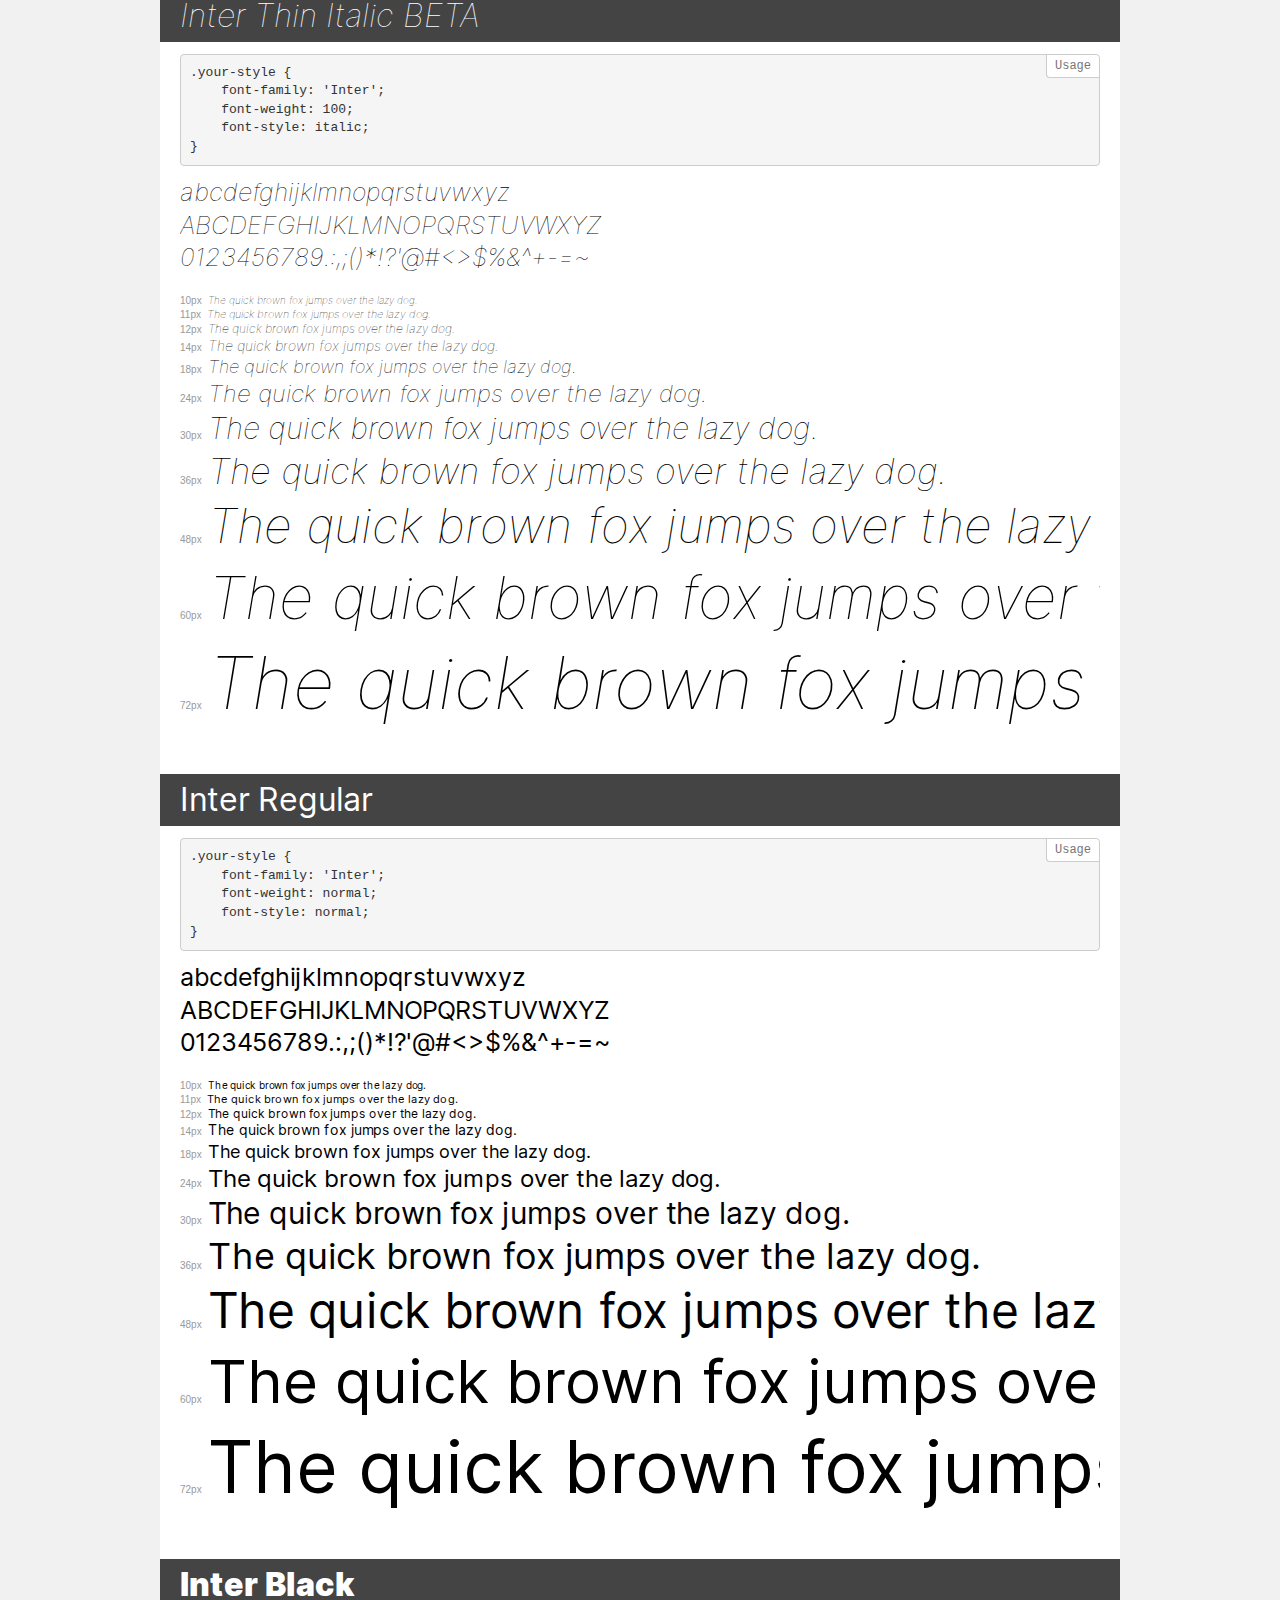
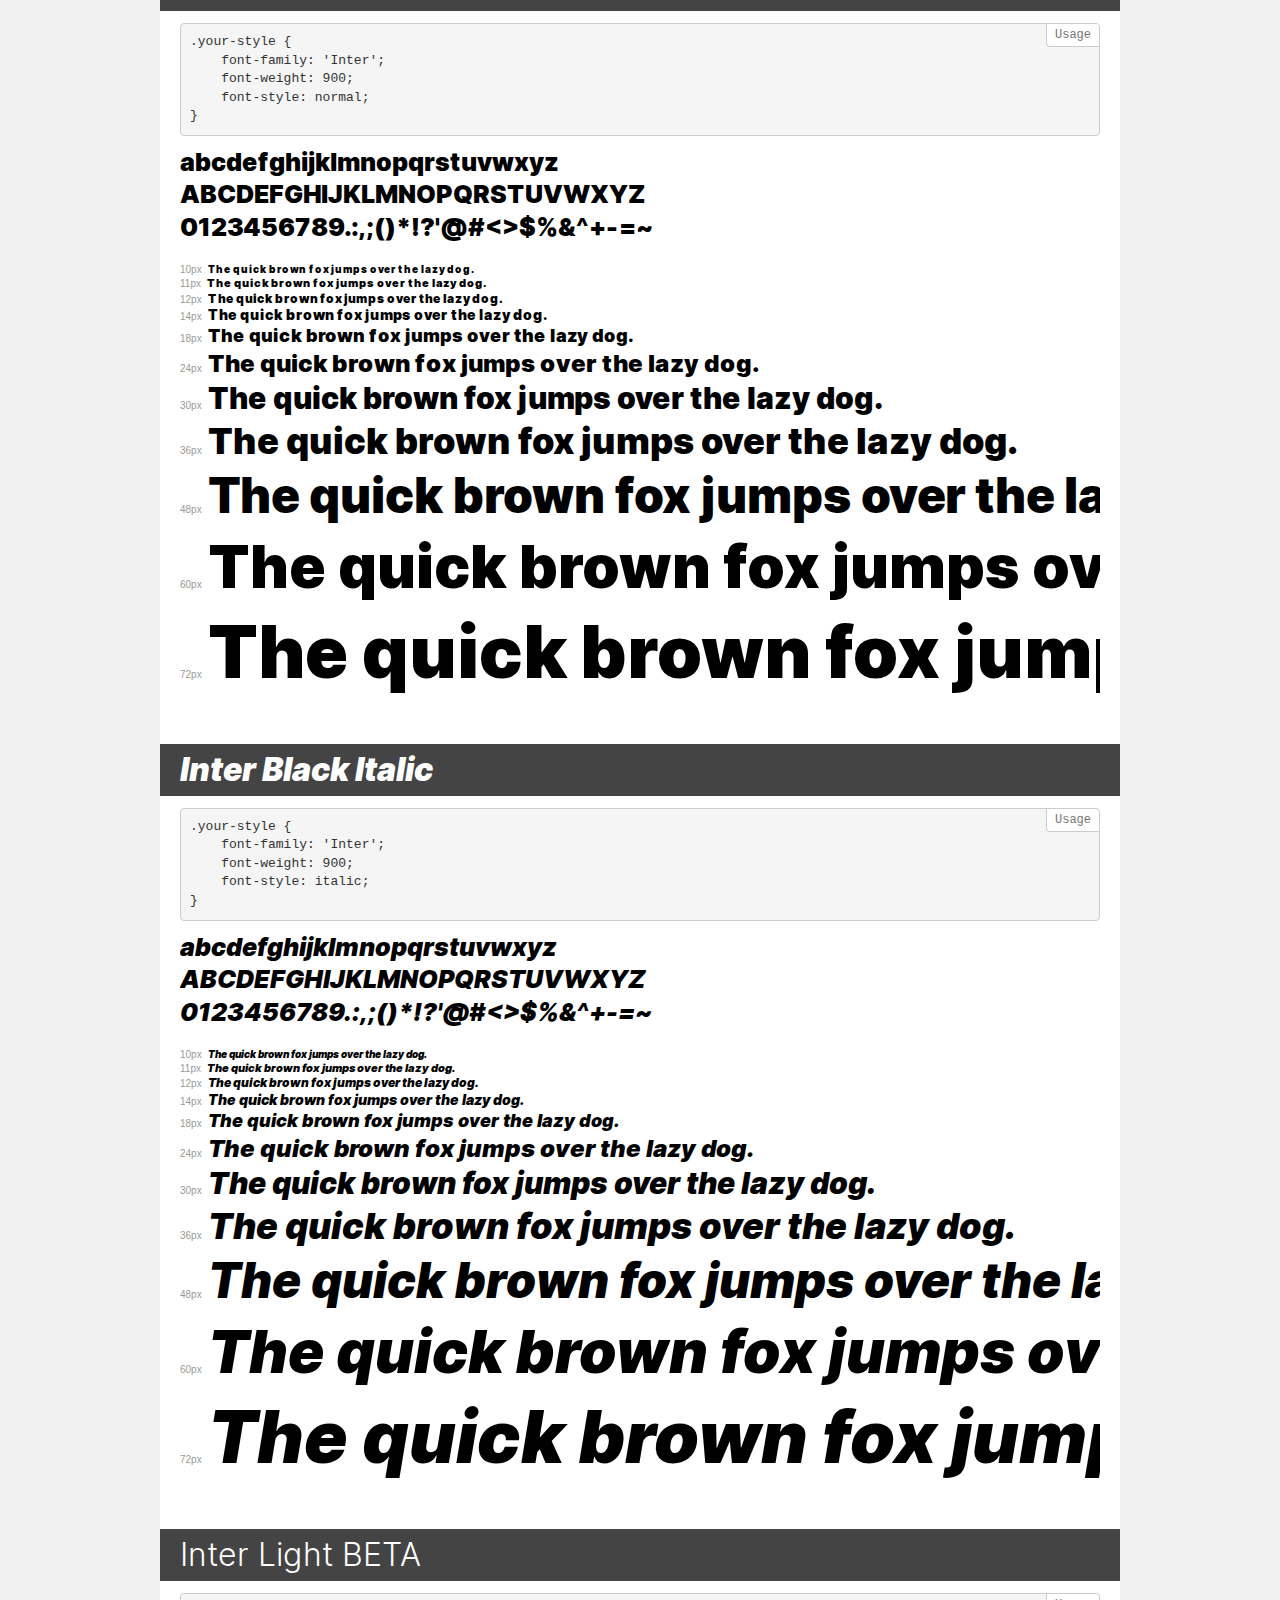
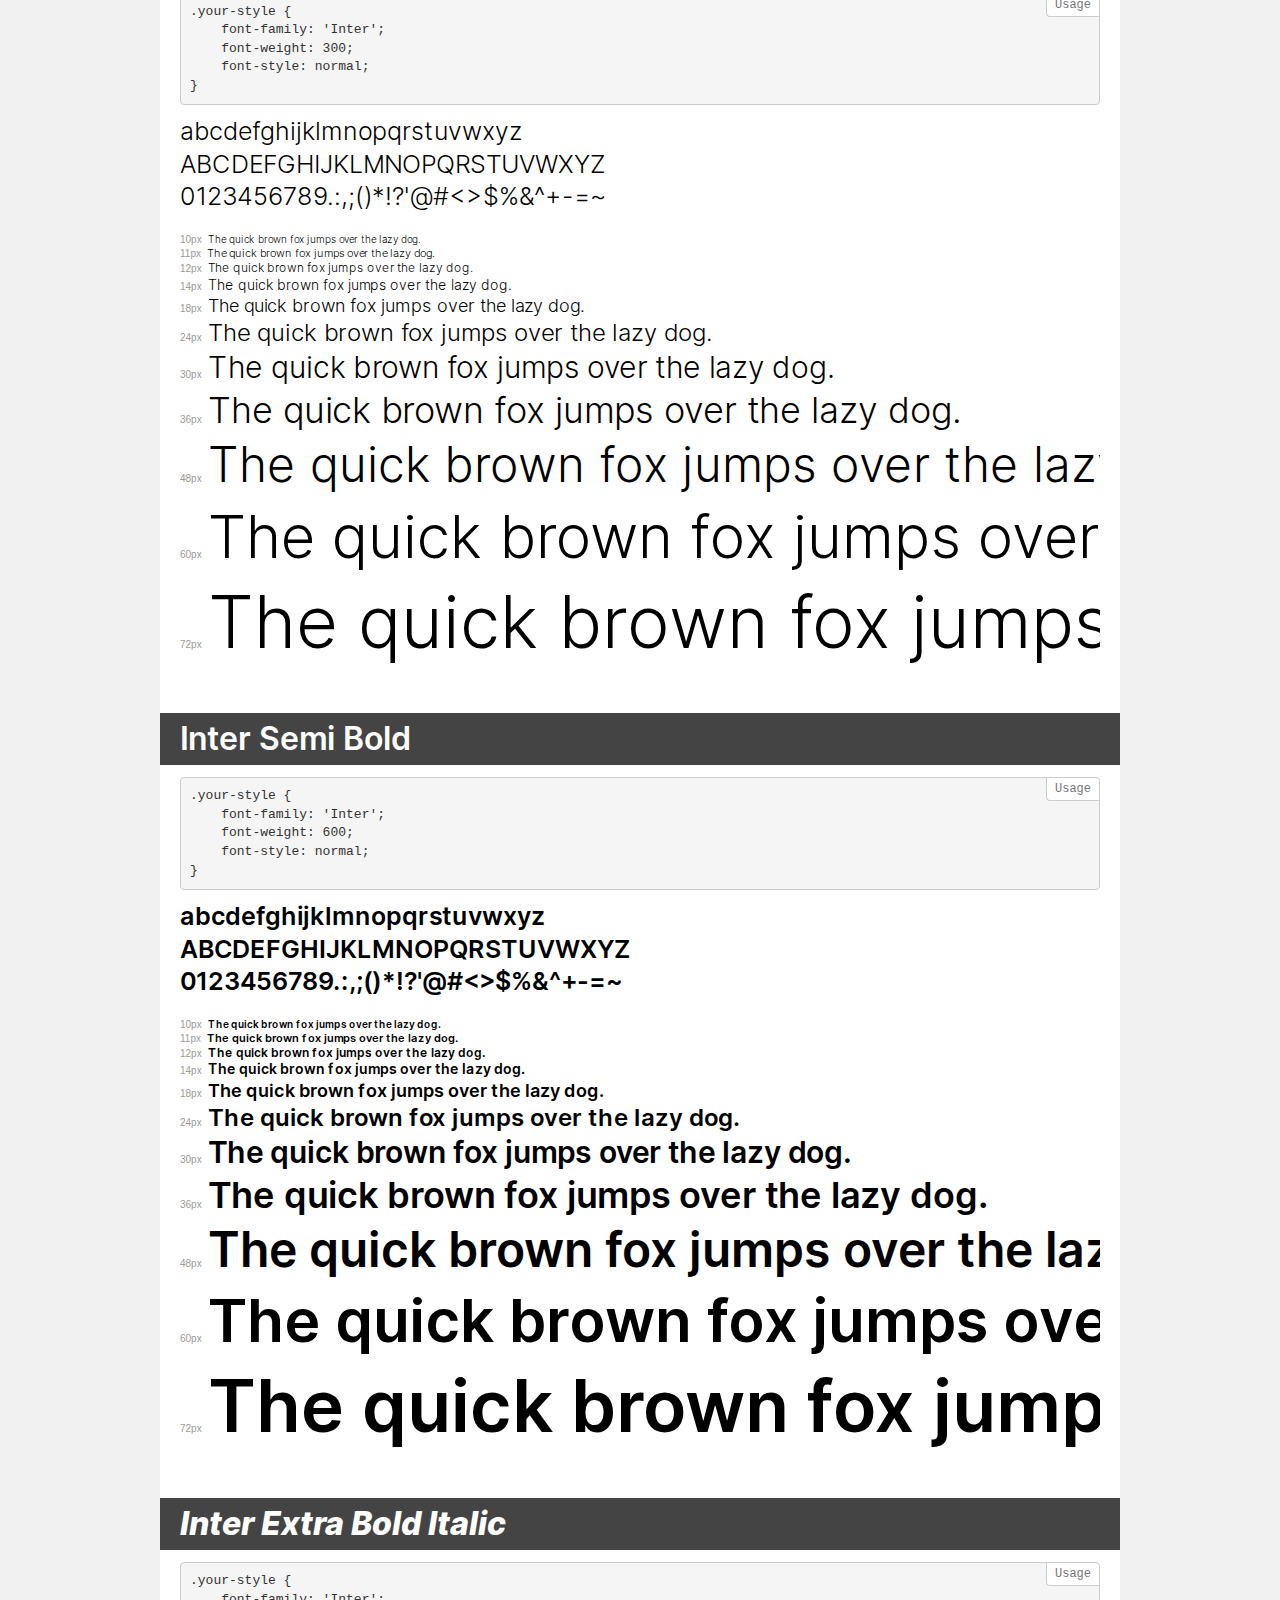
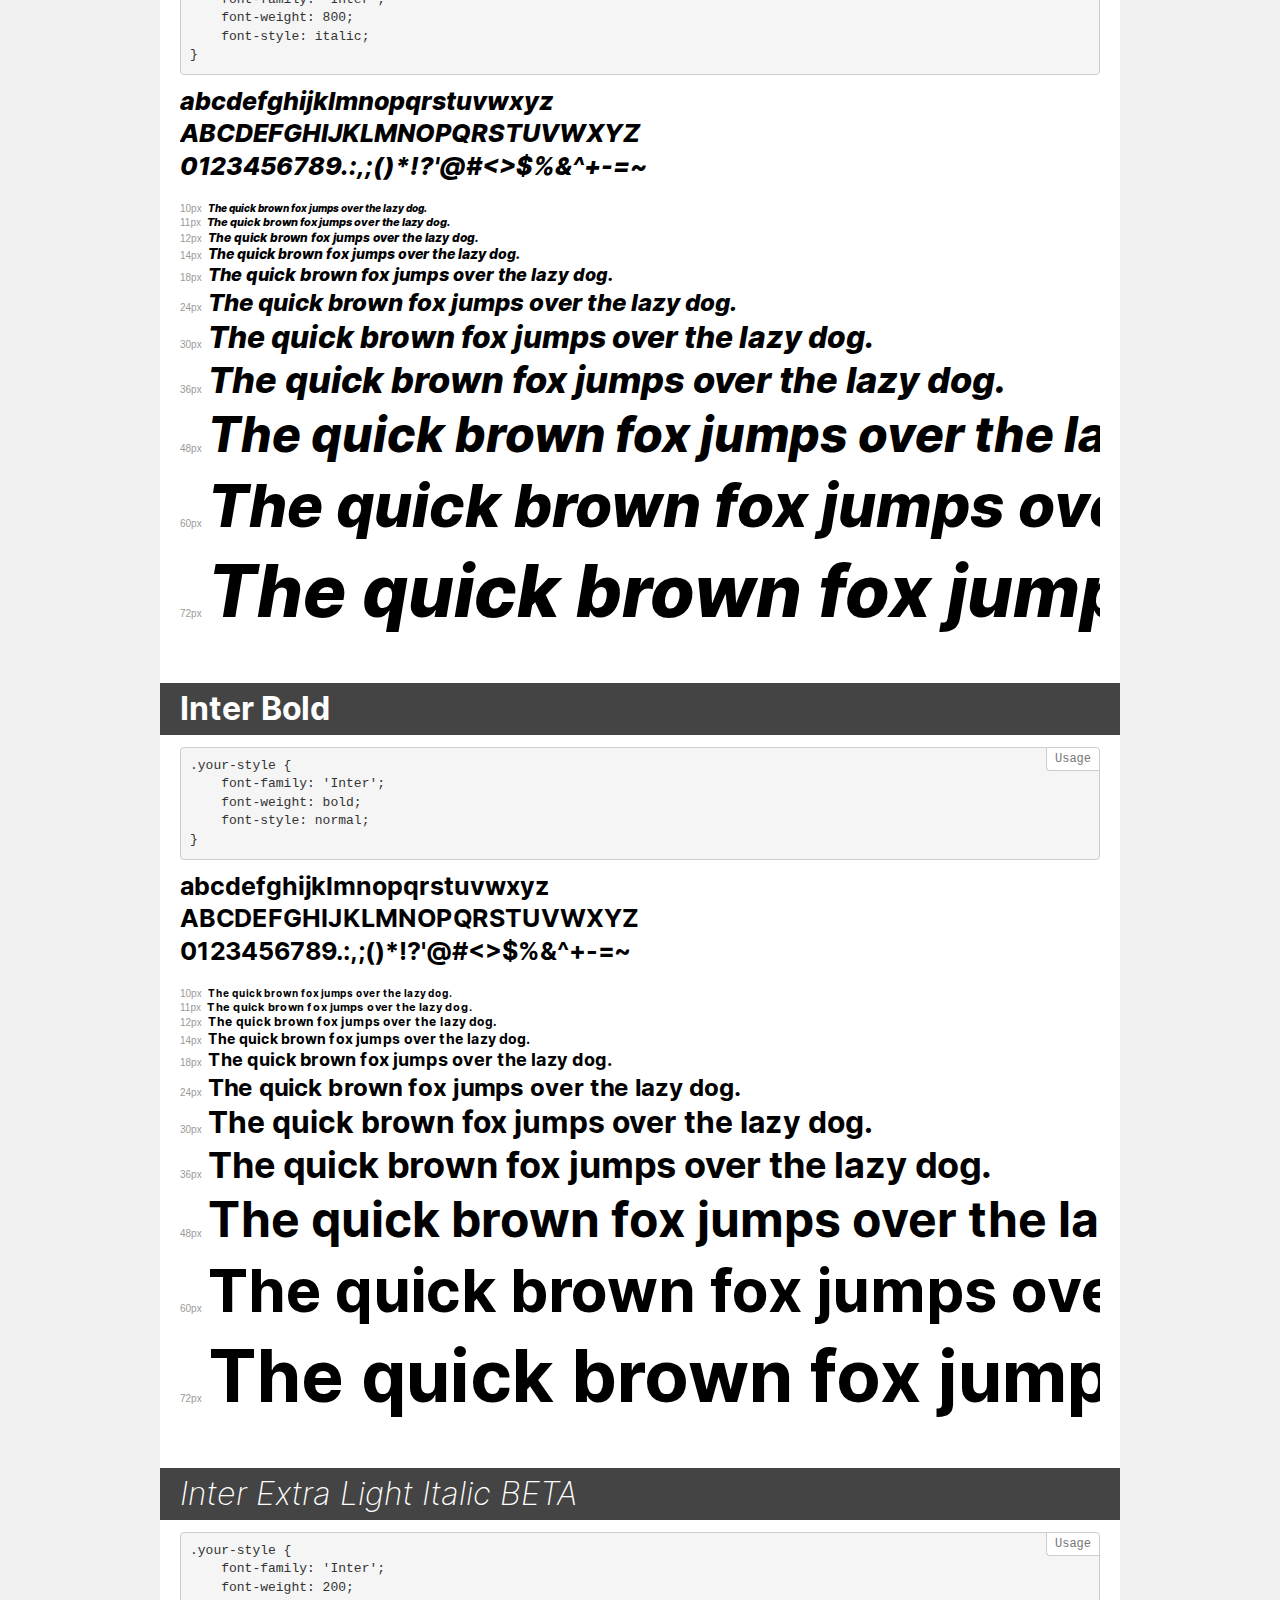
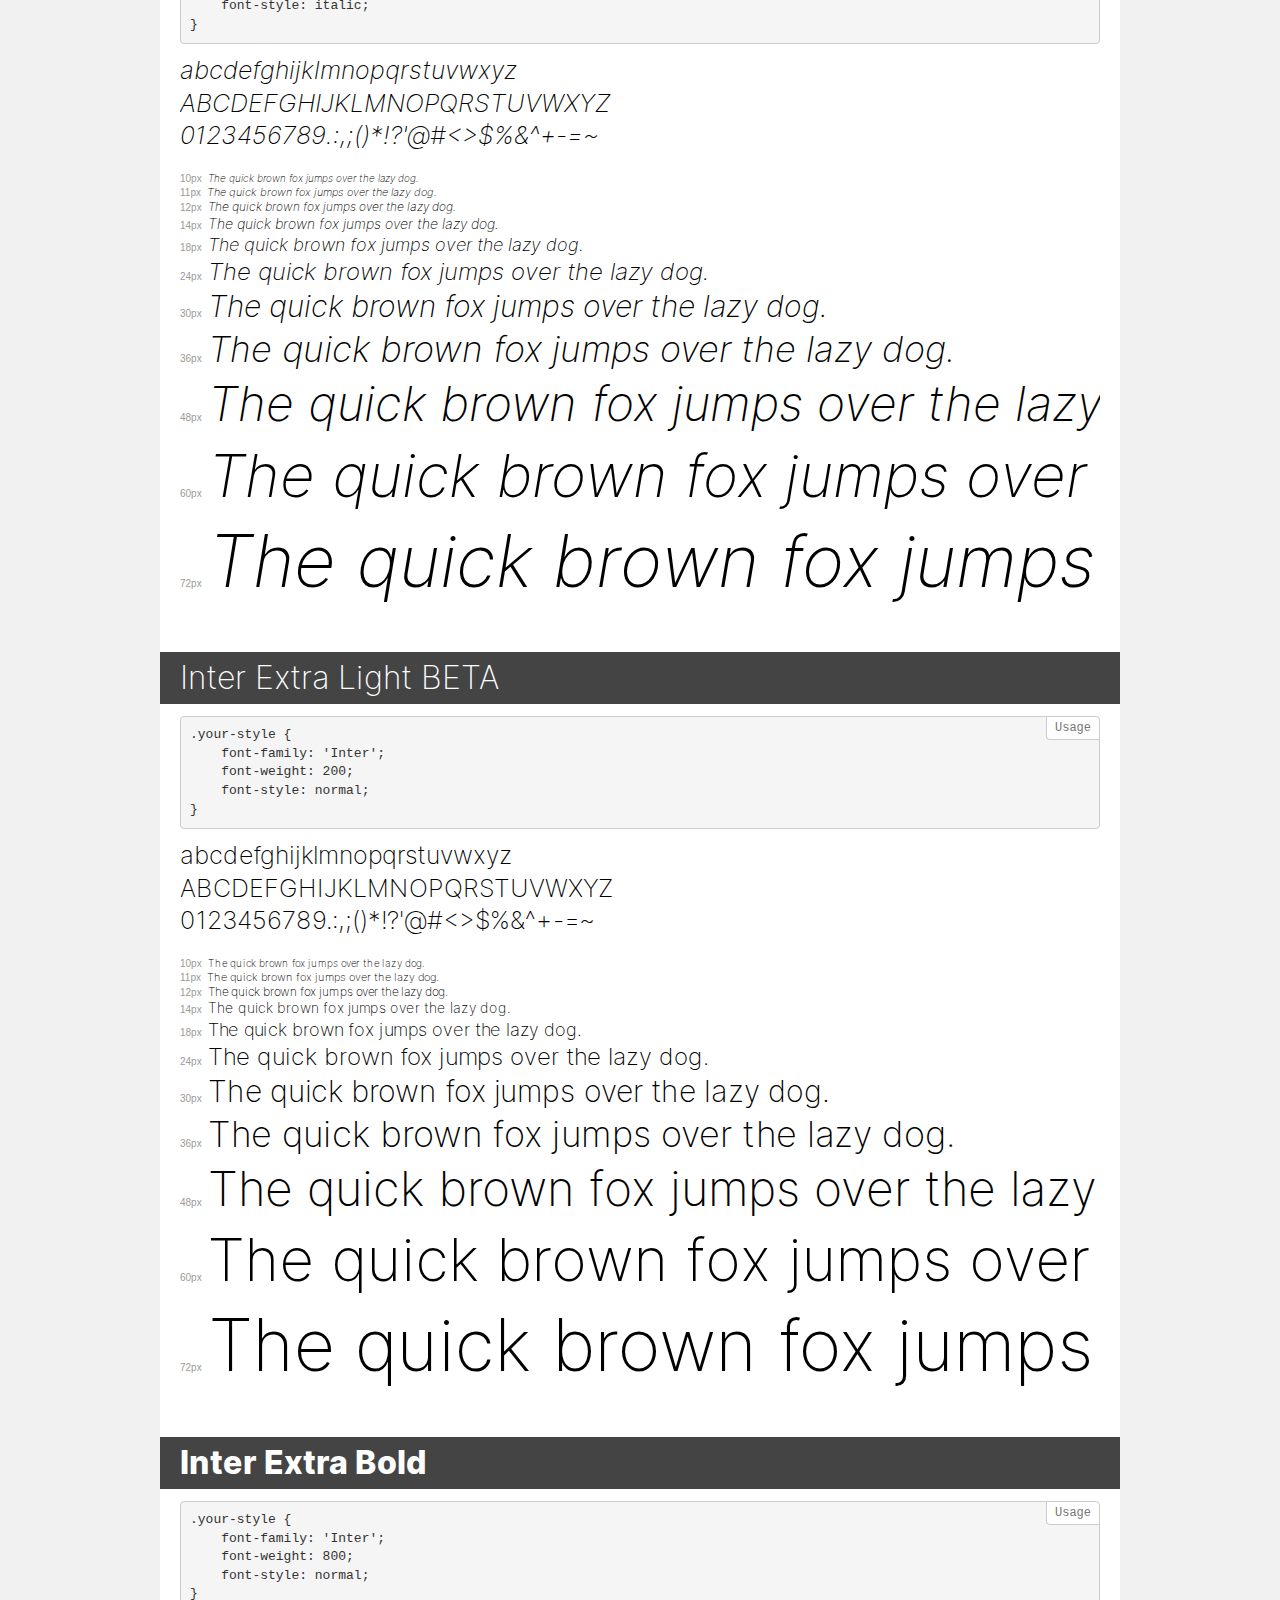
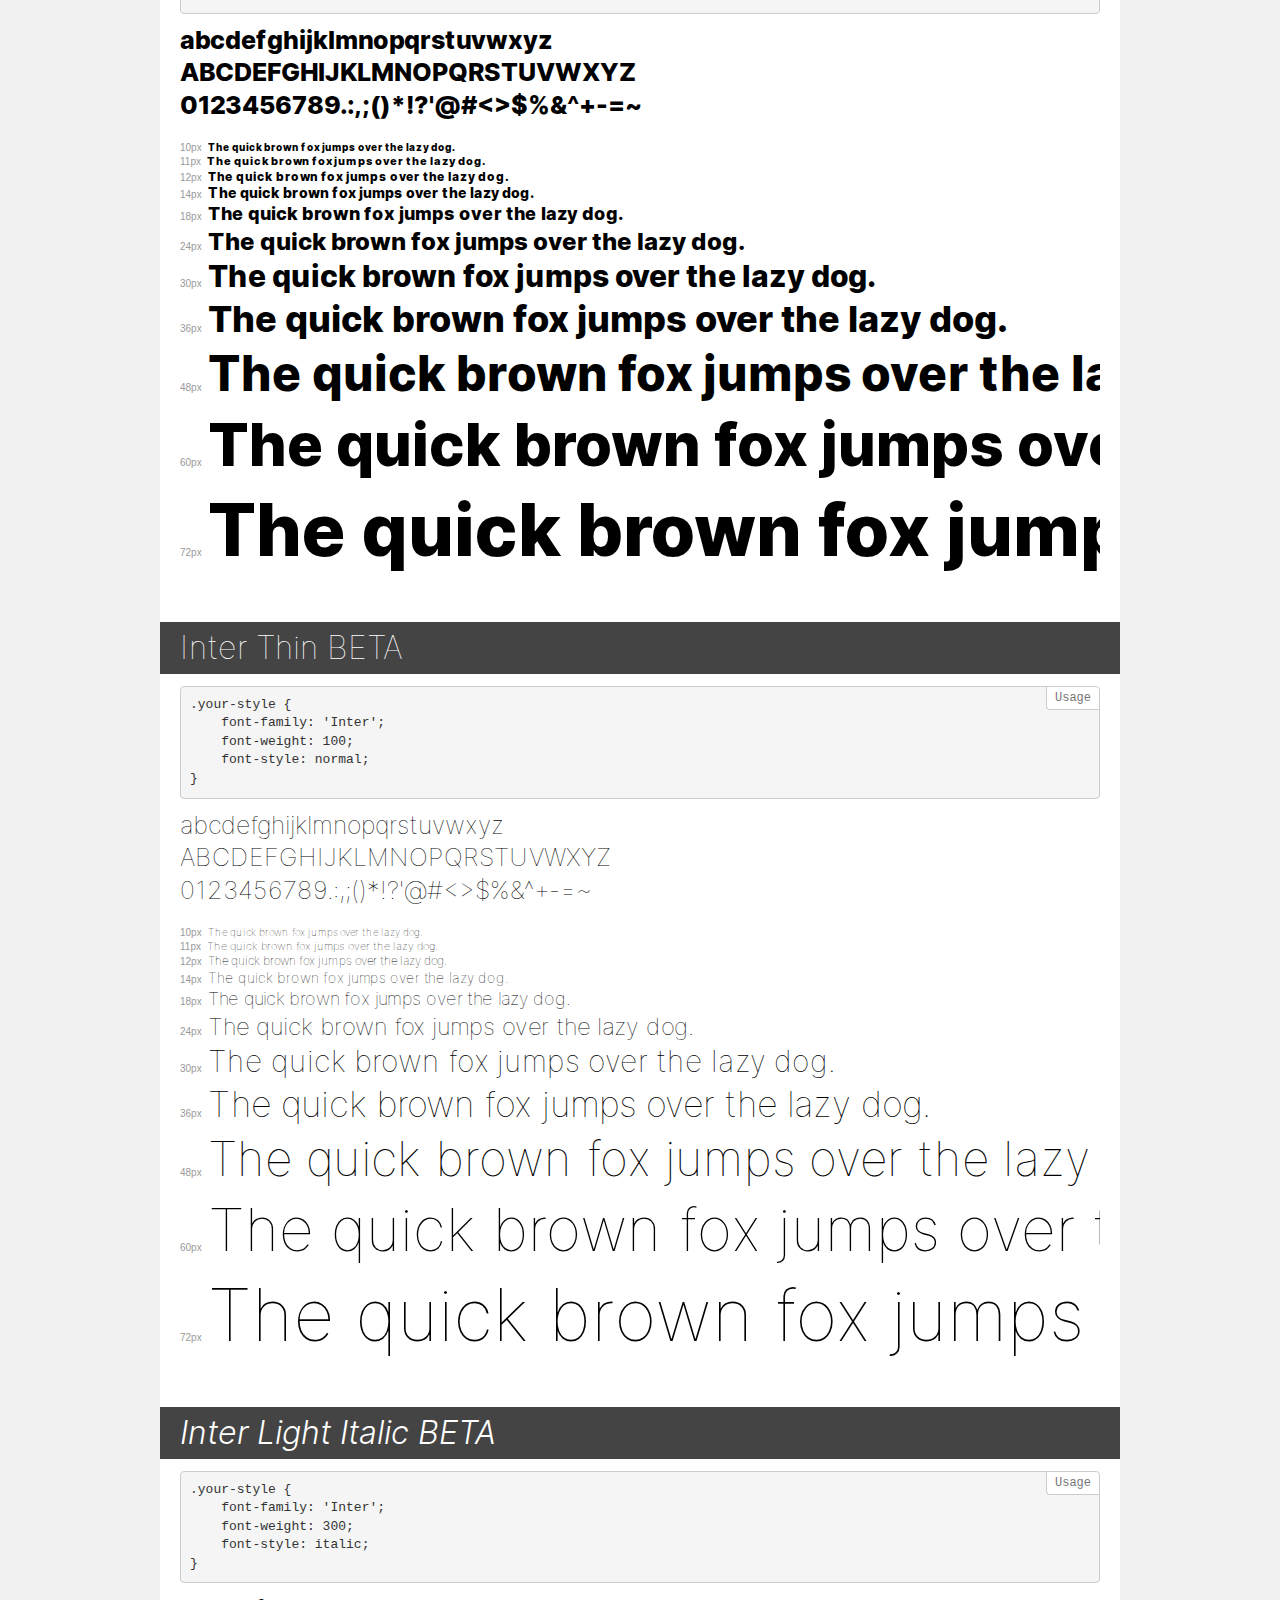
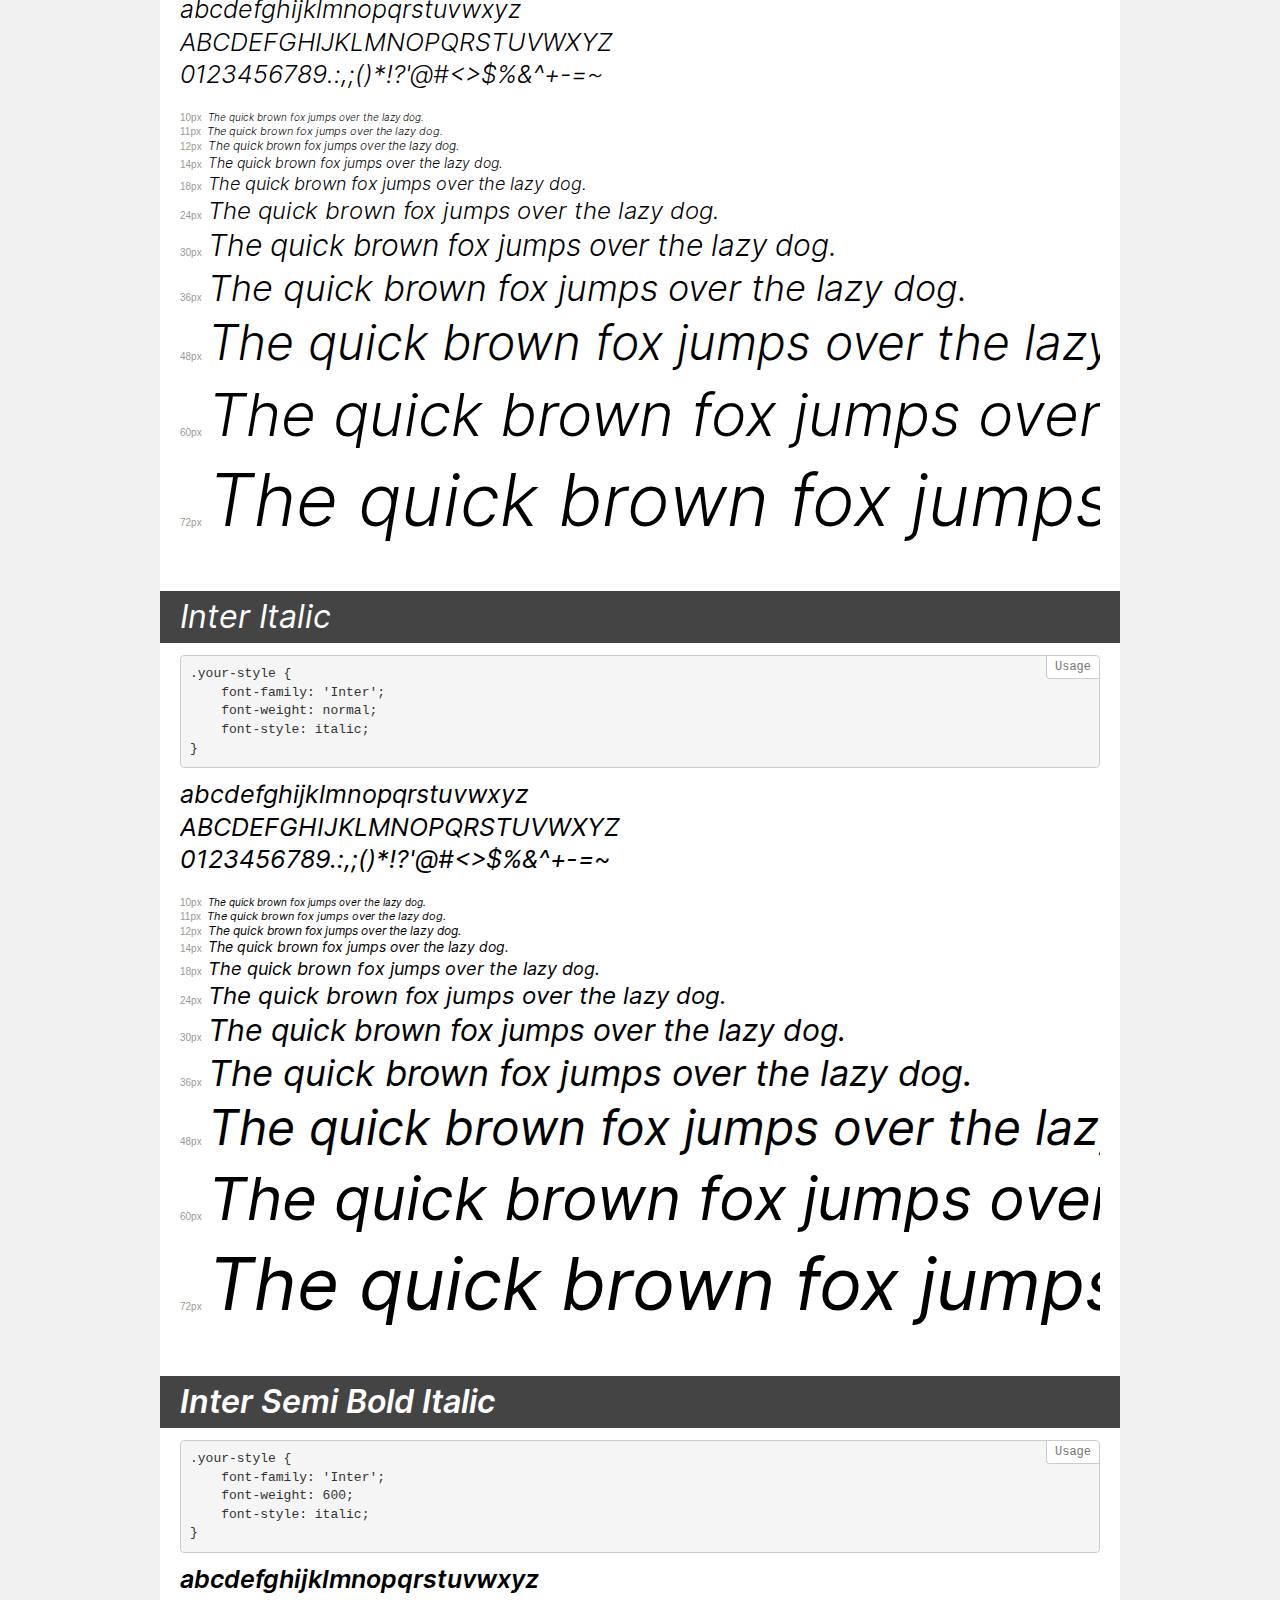
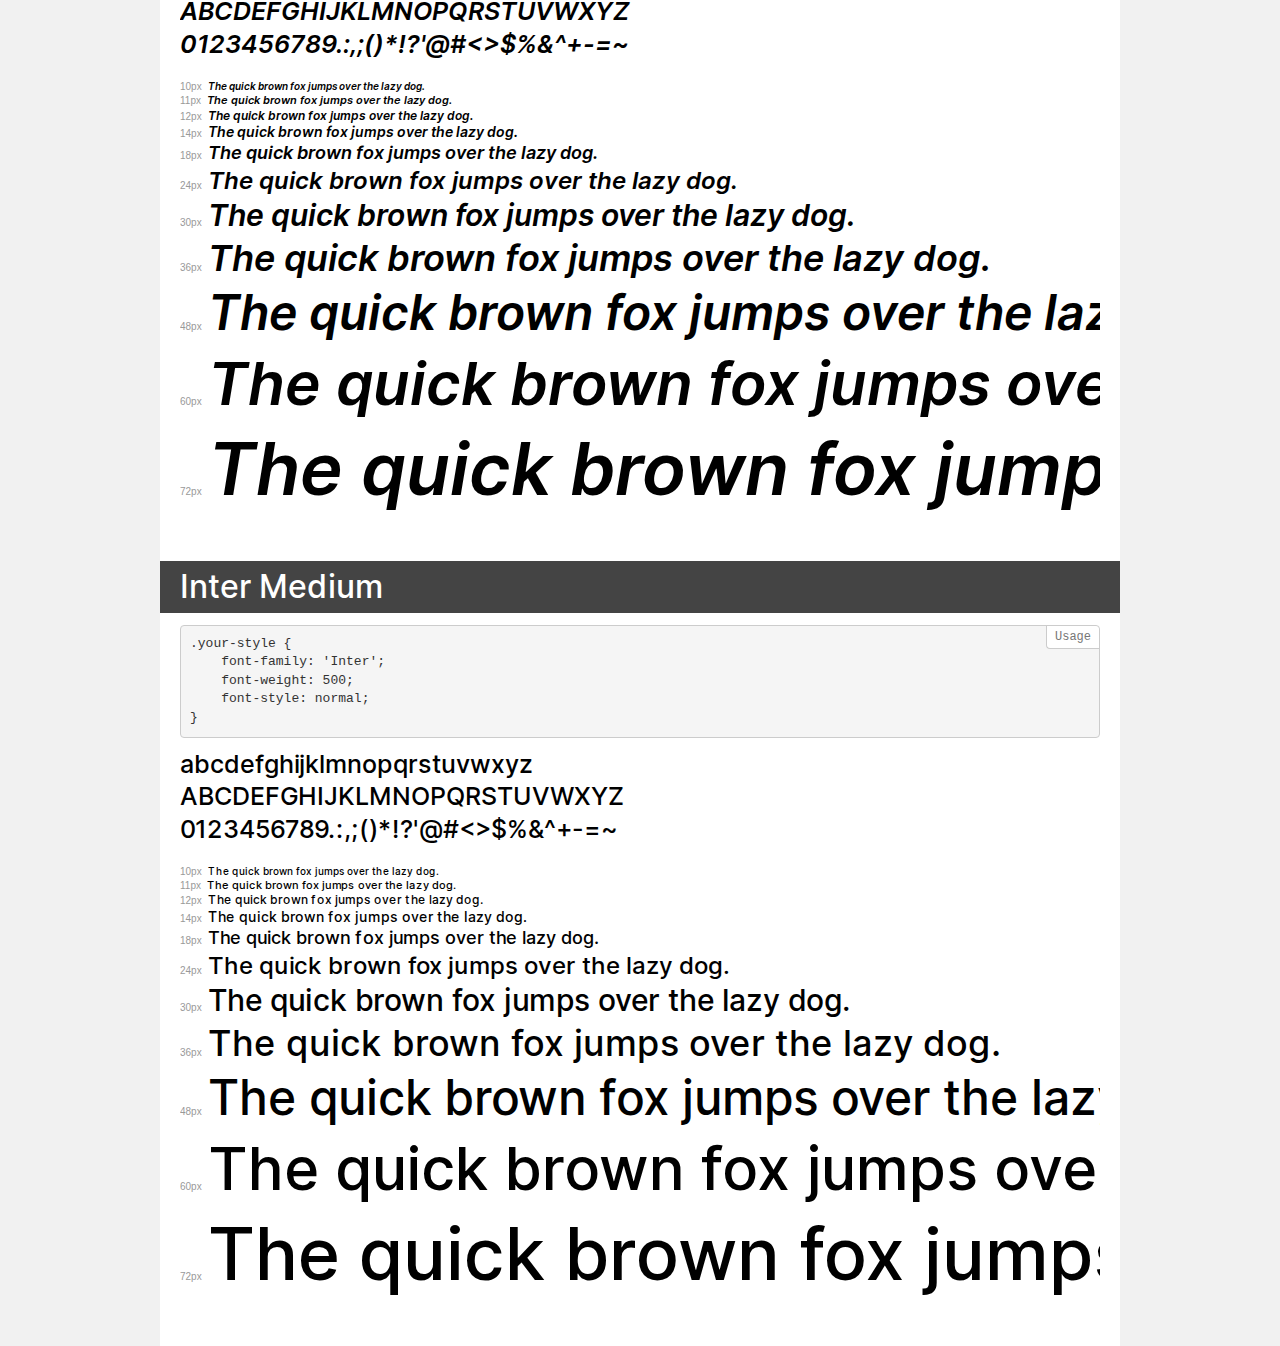
<file: fonts/Inter/demo.html>
<!DOCTYPE html>
<html>
<head>
    <meta charset="utf-8">
    <meta http-equiv="X-UA-Compatible" content="IE=edge">
    <meta name="viewport" content="width=device-width, initial-scale=1">
    <meta name="robots" content="noindex, noarchive">
    <meta name="format-detection" content="telephone=no">
    <title>Transfonter demo</title>
    <link href="stylesheet.css" rel="stylesheet">
    <style>
        /*
        http://meyerweb.com/eric/tools/css/reset/
        v2.0 | 20110126
        License: none (public domain)
        */
        html, body, div, span, applet, object, iframe,
        h1, h2, h3, h4, h5, h6, p, blockquote, pre,
        a, abbr, acronym, address, big, cite, code,
        del, dfn, em, img, ins, kbd, q, s, samp,
        small, strike, strong, sub, sup, tt, var,
        b, u, i, center,
        dl, dt, dd, ol, ul, li,
        fieldset, form, label, legend,
        table, caption, tbody, tfoot, thead, tr, th, td,
        article, aside, canvas, details, embed,
        figure, figcaption, footer, header, hgroup,
        menu, nav, output, ruby, section, summary,
        time, mark, audio, video {
            margin: 0;
            padding: 0;
            border: 0;
            font-size: 100%;
            font: inherit;
            vertical-align: baseline;
        }
        /* HTML5 display-role reset for older browsers */
        article, aside, details, figcaption, figure,
        footer, header, hgroup, menu, nav, section {
            display: block;
        }
        body {
            line-height: 1;
        }
        ol, ul {
            list-style: none;
        }
        blockquote, q {
            quotes: none;
        }
        blockquote:before, blockquote:after,
        q:before, q:after {
            content: '';
            content: none;
        }
        table {
            border-collapse: collapse;
            border-spacing: 0;
        }
        /* common styles */
        body {
            background: #f1f1f1;
            color: #000;
        }
        .page {
            background: #fff;
            width: 920px;
            margin: 0 auto;
            padding: 20px 20px 0 20px;
            overflow: hidden;
        }
        .font-container {
            overflow-x: auto;
            overflow-y: hidden;
            margin-bottom: 40px;
            line-height: 1.3;
            white-space: nowrap;
            padding-bottom: 5px;
        }
        h1 {
            position: relative;
            background: #444;
            font-size: 32px;
            color: #fff;
            padding: 10px 20px;
            margin: 0 -20px 12px -20px;
        }
        .letters {
            font-size: 25px;
            margin-bottom: 20px;
        }
        .s10:before {
            content: '10px';
        }
        .s11:before {
            content: '11px';
        }
        .s12:before {
            content: '12px';
        }
        .s14:before {
            content: '14px';
        }
        .s18:before {
            content: '18px';
        }
        .s24:before {
            content: '24px';
        }
        .s30:before {
            content: '30px';
        }
        .s36:before {
            content: '36px';
        }
        .s48:before {
            content: '48px';
        }
        .s60:before {
            content: '60px';
        }
        .s72:before {
            content: '72px';
        }
        .s10:before, .s11:before, .s12:before, .s14:before,
        .s18:before, .s24:before, .s30:before, .s36:before,
        .s48:before, .s60:before, .s72:before {
            font-family: Arial, sans-serif;
            font-size: 10px;
            font-weight: normal;
            font-style: normal;
            color: #999;
            padding-right: 6px;
        }
        pre {
            display: block;
            position: relative;
            padding: 9px;
            margin: 0 0 10px;
            font-family: Monaco, Menlo, Consolas, "Courier New", monospace !important;
            font-size: 13px;
            line-height: 1.428571429;
            color: #333;
            font-weight: normal !important;
            font-style: normal !important;
            background-color: #f5f5f5;
            border: 1px solid #ccc;
            overflow-x: auto;
            border-radius: 4px;
        }
        pre:after {
            display: block;
            position: absolute;
            right: 0;
            top: 0;
            content: 'Usage';
            line-height: 1;
            padding: 5px 8px;
            font-size: 12px;
            color: #767676;
            background-color: #fff;
            border: 1px solid #ccc;
            border-right: none;
            border-top: none;
            border-radius: 0 4px 0 4px;
            z-index: 10;
        }
        /* responsive */
        @media (max-width: 959px) {
            .page {
                width: auto;
                margin: 0;
            }
        }
    </style>
</head>
<body>
<div class="page">
    <div class="demo" style="font-family: 'Inter'; font-weight: bold; font-style: italic;">
        <h1>Inter Bold Italic</h1>
        <pre>.your-style {
    font-family: 'Inter';
    font-weight: bold;
    font-style: italic;
}</pre>
        <div class="font-container">
            <p class="letters">
                abcdefghijklmnopqrstuvwxyz<br>
ABCDEFGHIJKLMNOPQRSTUVWXYZ<br>
                0123456789.:,;()*!?'@#<>$%&^+-=~
            </p>
            <p class="s10" style="font-size: 10px;">The quick brown fox jumps over the lazy dog.</p>
            <p class="s11" style="font-size: 11px;">The quick brown fox jumps over the lazy dog.</p>
            <p class="s12" style="font-size: 12px;">The quick brown fox jumps over the lazy dog.</p>
            <p class="s14" style="font-size: 14px;">The quick brown fox jumps over the lazy dog.</p>
            <p class="s18" style="font-size: 18px;">The quick brown fox jumps over the lazy dog.</p>
            <p class="s24" style="font-size: 24px;">The quick brown fox jumps over the lazy dog.</p>
            <p class="s30" style="font-size: 30px;">The quick brown fox jumps over the lazy dog.</p>
            <p class="s36" style="font-size: 36px;">The quick brown fox jumps over the lazy dog.</p>
            <p class="s48" style="font-size: 48px;">The quick brown fox jumps over the lazy dog.</p>
            <p class="s60" style="font-size: 60px;">The quick brown fox jumps over the lazy dog.</p>
            <p class="s72" style="font-size: 72px;">The quick brown fox jumps over the lazy dog.</p>
        </div>
    </div>
    <div class="demo" style="font-family: 'Inter'; font-weight: 500; font-style: italic;">
        <h1>Inter Medium Italic</h1>
        <pre>.your-style {
    font-family: 'Inter';
    font-weight: 500;
    font-style: italic;
}</pre>
        <div class="font-container">
            <p class="letters">
                abcdefghijklmnopqrstuvwxyz<br>
ABCDEFGHIJKLMNOPQRSTUVWXYZ<br>
                0123456789.:,;()*!?'@#<>$%&^+-=~
            </p>
            <p class="s10" style="font-size: 10px;">The quick brown fox jumps over the lazy dog.</p>
            <p class="s11" style="font-size: 11px;">The quick brown fox jumps over the lazy dog.</p>
            <p class="s12" style="font-size: 12px;">The quick brown fox jumps over the lazy dog.</p>
            <p class="s14" style="font-size: 14px;">The quick brown fox jumps over the lazy dog.</p>
            <p class="s18" style="font-size: 18px;">The quick brown fox jumps over the lazy dog.</p>
            <p class="s24" style="font-size: 24px;">The quick brown fox jumps over the lazy dog.</p>
            <p class="s30" style="font-size: 30px;">The quick brown fox jumps over the lazy dog.</p>
            <p class="s36" style="font-size: 36px;">The quick brown fox jumps over the lazy dog.</p>
            <p class="s48" style="font-size: 48px;">The quick brown fox jumps over the lazy dog.</p>
            <p class="s60" style="font-size: 60px;">The quick brown fox jumps over the lazy dog.</p>
            <p class="s72" style="font-size: 72px;">The quick brown fox jumps over the lazy dog.</p>
        </div>
    </div>
    <div class="demo" style="font-family: 'Inter'; font-weight: 100; font-style: italic;">
        <h1>Inter Thin Italic BETA</h1>
        <pre>.your-style {
    font-family: 'Inter';
    font-weight: 100;
    font-style: italic;
}</pre>
        <div class="font-container">
            <p class="letters">
                abcdefghijklmnopqrstuvwxyz<br>
ABCDEFGHIJKLMNOPQRSTUVWXYZ<br>
                0123456789.:,;()*!?'@#<>$%&^+-=~
            </p>
            <p class="s10" style="font-size: 10px;">The quick brown fox jumps over the lazy dog.</p>
            <p class="s11" style="font-size: 11px;">The quick brown fox jumps over the lazy dog.</p>
            <p class="s12" style="font-size: 12px;">The quick brown fox jumps over the lazy dog.</p>
            <p class="s14" style="font-size: 14px;">The quick brown fox jumps over the lazy dog.</p>
            <p class="s18" style="font-size: 18px;">The quick brown fox jumps over the lazy dog.</p>
            <p class="s24" style="font-size: 24px;">The quick brown fox jumps over the lazy dog.</p>
            <p class="s30" style="font-size: 30px;">The quick brown fox jumps over the lazy dog.</p>
            <p class="s36" style="font-size: 36px;">The quick brown fox jumps over the lazy dog.</p>
            <p class="s48" style="font-size: 48px;">The quick brown fox jumps over the lazy dog.</p>
            <p class="s60" style="font-size: 60px;">The quick brown fox jumps over the lazy dog.</p>
            <p class="s72" style="font-size: 72px;">The quick brown fox jumps over the lazy dog.</p>
        </div>
    </div>
    <div class="demo" style="font-family: 'Inter'; font-weight: normal; font-style: normal;">
        <h1>Inter Regular</h1>
        <pre>.your-style {
    font-family: 'Inter';
    font-weight: normal;
    font-style: normal;
}</pre>
        <div class="font-container">
            <p class="letters">
                abcdefghijklmnopqrstuvwxyz<br>
ABCDEFGHIJKLMNOPQRSTUVWXYZ<br>
                0123456789.:,;()*!?'@#<>$%&^+-=~
            </p>
            <p class="s10" style="font-size: 10px;">The quick brown fox jumps over the lazy dog.</p>
            <p class="s11" style="font-size: 11px;">The quick brown fox jumps over the lazy dog.</p>
            <p class="s12" style="font-size: 12px;">The quick brown fox jumps over the lazy dog.</p>
            <p class="s14" style="font-size: 14px;">The quick brown fox jumps over the lazy dog.</p>
            <p class="s18" style="font-size: 18px;">The quick brown fox jumps over the lazy dog.</p>
            <p class="s24" style="font-size: 24px;">The quick brown fox jumps over the lazy dog.</p>
            <p class="s30" style="font-size: 30px;">The quick brown fox jumps over the lazy dog.</p>
            <p class="s36" style="font-size: 36px;">The quick brown fox jumps over the lazy dog.</p>
            <p class="s48" style="font-size: 48px;">The quick brown fox jumps over the lazy dog.</p>
            <p class="s60" style="font-size: 60px;">The quick brown fox jumps over the lazy dog.</p>
            <p class="s72" style="font-size: 72px;">The quick brown fox jumps over the lazy dog.</p>
        </div>
    </div>
    <div class="demo" style="font-family: 'Inter'; font-weight: 900; font-style: normal;">
        <h1>Inter Black</h1>
        <pre>.your-style {
    font-family: 'Inter';
    font-weight: 900;
    font-style: normal;
}</pre>
        <div class="font-container">
            <p class="letters">
                abcdefghijklmnopqrstuvwxyz<br>
ABCDEFGHIJKLMNOPQRSTUVWXYZ<br>
                0123456789.:,;()*!?'@#<>$%&^+-=~
            </p>
            <p class="s10" style="font-size: 10px;">The quick brown fox jumps over the lazy dog.</p>
            <p class="s11" style="font-size: 11px;">The quick brown fox jumps over the lazy dog.</p>
            <p class="s12" style="font-size: 12px;">The quick brown fox jumps over the lazy dog.</p>
            <p class="s14" style="font-size: 14px;">The quick brown fox jumps over the lazy dog.</p>
            <p class="s18" style="font-size: 18px;">The quick brown fox jumps over the lazy dog.</p>
            <p class="s24" style="font-size: 24px;">The quick brown fox jumps over the lazy dog.</p>
            <p class="s30" style="font-size: 30px;">The quick brown fox jumps over the lazy dog.</p>
            <p class="s36" style="font-size: 36px;">The quick brown fox jumps over the lazy dog.</p>
            <p class="s48" style="font-size: 48px;">The quick brown fox jumps over the lazy dog.</p>
            <p class="s60" style="font-size: 60px;">The quick brown fox jumps over the lazy dog.</p>
            <p class="s72" style="font-size: 72px;">The quick brown fox jumps over the lazy dog.</p>
        </div>
    </div>
    <div class="demo" style="font-family: 'Inter'; font-weight: 900; font-style: italic;">
        <h1>Inter Black Italic</h1>
        <pre>.your-style {
    font-family: 'Inter';
    font-weight: 900;
    font-style: italic;
}</pre>
        <div class="font-container">
            <p class="letters">
                abcdefghijklmnopqrstuvwxyz<br>
ABCDEFGHIJKLMNOPQRSTUVWXYZ<br>
                0123456789.:,;()*!?'@#<>$%&^+-=~
            </p>
            <p class="s10" style="font-size: 10px;">The quick brown fox jumps over the lazy dog.</p>
            <p class="s11" style="font-size: 11px;">The quick brown fox jumps over the lazy dog.</p>
            <p class="s12" style="font-size: 12px;">The quick brown fox jumps over the lazy dog.</p>
            <p class="s14" style="font-size: 14px;">The quick brown fox jumps over the lazy dog.</p>
            <p class="s18" style="font-size: 18px;">The quick brown fox jumps over the lazy dog.</p>
            <p class="s24" style="font-size: 24px;">The quick brown fox jumps over the lazy dog.</p>
            <p class="s30" style="font-size: 30px;">The quick brown fox jumps over the lazy dog.</p>
            <p class="s36" style="font-size: 36px;">The quick brown fox jumps over the lazy dog.</p>
            <p class="s48" style="font-size: 48px;">The quick brown fox jumps over the lazy dog.</p>
            <p class="s60" style="font-size: 60px;">The quick brown fox jumps over the lazy dog.</p>
            <p class="s72" style="font-size: 72px;">The quick brown fox jumps over the lazy dog.</p>
        </div>
    </div>
    <div class="demo" style="font-family: 'Inter'; font-weight: 300; font-style: normal;">
        <h1>Inter Light BETA</h1>
        <pre>.your-style {
    font-family: 'Inter';
    font-weight: 300;
    font-style: normal;
}</pre>
        <div class="font-container">
            <p class="letters">
                abcdefghijklmnopqrstuvwxyz<br>
ABCDEFGHIJKLMNOPQRSTUVWXYZ<br>
                0123456789.:,;()*!?'@#<>$%&^+-=~
            </p>
            <p class="s10" style="font-size: 10px;">The quick brown fox jumps over the lazy dog.</p>
            <p class="s11" style="font-size: 11px;">The quick brown fox jumps over the lazy dog.</p>
            <p class="s12" style="font-size: 12px;">The quick brown fox jumps over the lazy dog.</p>
            <p class="s14" style="font-size: 14px;">The quick brown fox jumps over the lazy dog.</p>
            <p class="s18" style="font-size: 18px;">The quick brown fox jumps over the lazy dog.</p>
            <p class="s24" style="font-size: 24px;">The quick brown fox jumps over the lazy dog.</p>
            <p class="s30" style="font-size: 30px;">The quick brown fox jumps over the lazy dog.</p>
            <p class="s36" style="font-size: 36px;">The quick brown fox jumps over the lazy dog.</p>
            <p class="s48" style="font-size: 48px;">The quick brown fox jumps over the lazy dog.</p>
            <p class="s60" style="font-size: 60px;">The quick brown fox jumps over the lazy dog.</p>
            <p class="s72" style="font-size: 72px;">The quick brown fox jumps over the lazy dog.</p>
        </div>
    </div>
    <div class="demo" style="font-family: 'Inter'; font-weight: 600; font-style: normal;">
        <h1>Inter Semi Bold</h1>
        <pre>.your-style {
    font-family: 'Inter';
    font-weight: 600;
    font-style: normal;
}</pre>
        <div class="font-container">
            <p class="letters">
                abcdefghijklmnopqrstuvwxyz<br>
ABCDEFGHIJKLMNOPQRSTUVWXYZ<br>
                0123456789.:,;()*!?'@#<>$%&^+-=~
            </p>
            <p class="s10" style="font-size: 10px;">The quick brown fox jumps over the lazy dog.</p>
            <p class="s11" style="font-size: 11px;">The quick brown fox jumps over the lazy dog.</p>
            <p class="s12" style="font-size: 12px;">The quick brown fox jumps over the lazy dog.</p>
            <p class="s14" style="font-size: 14px;">The quick brown fox jumps over the lazy dog.</p>
            <p class="s18" style="font-size: 18px;">The quick brown fox jumps over the lazy dog.</p>
            <p class="s24" style="font-size: 24px;">The quick brown fox jumps over the lazy dog.</p>
            <p class="s30" style="font-size: 30px;">The quick brown fox jumps over the lazy dog.</p>
            <p class="s36" style="font-size: 36px;">The quick brown fox jumps over the lazy dog.</p>
            <p class="s48" style="font-size: 48px;">The quick brown fox jumps over the lazy dog.</p>
            <p class="s60" style="font-size: 60px;">The quick brown fox jumps over the lazy dog.</p>
            <p class="s72" style="font-size: 72px;">The quick brown fox jumps over the lazy dog.</p>
        </div>
    </div>
    <div class="demo" style="font-family: 'Inter'; font-weight: 800; font-style: italic;">
        <h1>Inter Extra Bold Italic</h1>
        <pre>.your-style {
    font-family: 'Inter';
    font-weight: 800;
    font-style: italic;
}</pre>
        <div class="font-container">
            <p class="letters">
                abcdefghijklmnopqrstuvwxyz<br>
ABCDEFGHIJKLMNOPQRSTUVWXYZ<br>
                0123456789.:,;()*!?'@#<>$%&^+-=~
            </p>
            <p class="s10" style="font-size: 10px;">The quick brown fox jumps over the lazy dog.</p>
            <p class="s11" style="font-size: 11px;">The quick brown fox jumps over the lazy dog.</p>
            <p class="s12" style="font-size: 12px;">The quick brown fox jumps over the lazy dog.</p>
            <p class="s14" style="font-size: 14px;">The quick brown fox jumps over the lazy dog.</p>
            <p class="s18" style="font-size: 18px;">The quick brown fox jumps over the lazy dog.</p>
            <p class="s24" style="font-size: 24px;">The quick brown fox jumps over the lazy dog.</p>
            <p class="s30" style="font-size: 30px;">The quick brown fox jumps over the lazy dog.</p>
            <p class="s36" style="font-size: 36px;">The quick brown fox jumps over the lazy dog.</p>
            <p class="s48" style="font-size: 48px;">The quick brown fox jumps over the lazy dog.</p>
            <p class="s60" style="font-size: 60px;">The quick brown fox jumps over the lazy dog.</p>
            <p class="s72" style="font-size: 72px;">The quick brown fox jumps over the lazy dog.</p>
        </div>
    </div>
    <div class="demo" style="font-family: 'Inter'; font-weight: bold; font-style: normal;">
        <h1>Inter Bold</h1>
        <pre>.your-style {
    font-family: 'Inter';
    font-weight: bold;
    font-style: normal;
}</pre>
        <div class="font-container">
            <p class="letters">
                abcdefghijklmnopqrstuvwxyz<br>
ABCDEFGHIJKLMNOPQRSTUVWXYZ<br>
                0123456789.:,;()*!?'@#<>$%&^+-=~
            </p>
            <p class="s10" style="font-size: 10px;">The quick brown fox jumps over the lazy dog.</p>
            <p class="s11" style="font-size: 11px;">The quick brown fox jumps over the lazy dog.</p>
            <p class="s12" style="font-size: 12px;">The quick brown fox jumps over the lazy dog.</p>
            <p class="s14" style="font-size: 14px;">The quick brown fox jumps over the lazy dog.</p>
            <p class="s18" style="font-size: 18px;">The quick brown fox jumps over the lazy dog.</p>
            <p class="s24" style="font-size: 24px;">The quick brown fox jumps over the lazy dog.</p>
            <p class="s30" style="font-size: 30px;">The quick brown fox jumps over the lazy dog.</p>
            <p class="s36" style="font-size: 36px;">The quick brown fox jumps over the lazy dog.</p>
            <p class="s48" style="font-size: 48px;">The quick brown fox jumps over the lazy dog.</p>
            <p class="s60" style="font-size: 60px;">The quick brown fox jumps over the lazy dog.</p>
            <p class="s72" style="font-size: 72px;">The quick brown fox jumps over the lazy dog.</p>
        </div>
    </div>
    <div class="demo" style="font-family: 'Inter'; font-weight: 200; font-style: italic;">
        <h1>Inter Extra Light Italic BETA</h1>
        <pre>.your-style {
    font-family: 'Inter';
    font-weight: 200;
    font-style: italic;
}</pre>
        <div class="font-container">
            <p class="letters">
                abcdefghijklmnopqrstuvwxyz<br>
ABCDEFGHIJKLMNOPQRSTUVWXYZ<br>
                0123456789.:,;()*!?'@#<>$%&^+-=~
            </p>
            <p class="s10" style="font-size: 10px;">The quick brown fox jumps over the lazy dog.</p>
            <p class="s11" style="font-size: 11px;">The quick brown fox jumps over the lazy dog.</p>
            <p class="s12" style="font-size: 12px;">The quick brown fox jumps over the lazy dog.</p>
            <p class="s14" style="font-size: 14px;">The quick brown fox jumps over the lazy dog.</p>
            <p class="s18" style="font-size: 18px;">The quick brown fox jumps over the lazy dog.</p>
            <p class="s24" style="font-size: 24px;">The quick brown fox jumps over the lazy dog.</p>
            <p class="s30" style="font-size: 30px;">The quick brown fox jumps over the lazy dog.</p>
            <p class="s36" style="font-size: 36px;">The quick brown fox jumps over the lazy dog.</p>
            <p class="s48" style="font-size: 48px;">The quick brown fox jumps over the lazy dog.</p>
            <p class="s60" style="font-size: 60px;">The quick brown fox jumps over the lazy dog.</p>
            <p class="s72" style="font-size: 72px;">The quick brown fox jumps over the lazy dog.</p>
        </div>
    </div>
    <div class="demo" style="font-family: 'Inter'; font-weight: 200; font-style: normal;">
        <h1>Inter Extra Light BETA</h1>
        <pre>.your-style {
    font-family: 'Inter';
    font-weight: 200;
    font-style: normal;
}</pre>
        <div class="font-container">
            <p class="letters">
                abcdefghijklmnopqrstuvwxyz<br>
ABCDEFGHIJKLMNOPQRSTUVWXYZ<br>
                0123456789.:,;()*!?'@#<>$%&^+-=~
            </p>
            <p class="s10" style="font-size: 10px;">The quick brown fox jumps over the lazy dog.</p>
            <p class="s11" style="font-size: 11px;">The quick brown fox jumps over the lazy dog.</p>
            <p class="s12" style="font-size: 12px;">The quick brown fox jumps over the lazy dog.</p>
            <p class="s14" style="font-size: 14px;">The quick brown fox jumps over the lazy dog.</p>
            <p class="s18" style="font-size: 18px;">The quick brown fox jumps over the lazy dog.</p>
            <p class="s24" style="font-size: 24px;">The quick brown fox jumps over the lazy dog.</p>
            <p class="s30" style="font-size: 30px;">The quick brown fox jumps over the lazy dog.</p>
            <p class="s36" style="font-size: 36px;">The quick brown fox jumps over the lazy dog.</p>
            <p class="s48" style="font-size: 48px;">The quick brown fox jumps over the lazy dog.</p>
            <p class="s60" style="font-size: 60px;">The quick brown fox jumps over the lazy dog.</p>
            <p class="s72" style="font-size: 72px;">The quick brown fox jumps over the lazy dog.</p>
        </div>
    </div>
    <div class="demo" style="font-family: 'Inter'; font-weight: 800; font-style: normal;">
        <h1>Inter Extra Bold</h1>
        <pre>.your-style {
    font-family: 'Inter';
    font-weight: 800;
    font-style: normal;
}</pre>
        <div class="font-container">
            <p class="letters">
                abcdefghijklmnopqrstuvwxyz<br>
ABCDEFGHIJKLMNOPQRSTUVWXYZ<br>
                0123456789.:,;()*!?'@#<>$%&^+-=~
            </p>
            <p class="s10" style="font-size: 10px;">The quick brown fox jumps over the lazy dog.</p>
            <p class="s11" style="font-size: 11px;">The quick brown fox jumps over the lazy dog.</p>
            <p class="s12" style="font-size: 12px;">The quick brown fox jumps over the lazy dog.</p>
            <p class="s14" style="font-size: 14px;">The quick brown fox jumps over the lazy dog.</p>
            <p class="s18" style="font-size: 18px;">The quick brown fox jumps over the lazy dog.</p>
            <p class="s24" style="font-size: 24px;">The quick brown fox jumps over the lazy dog.</p>
            <p class="s30" style="font-size: 30px;">The quick brown fox jumps over the lazy dog.</p>
            <p class="s36" style="font-size: 36px;">The quick brown fox jumps over the lazy dog.</p>
            <p class="s48" style="font-size: 48px;">The quick brown fox jumps over the lazy dog.</p>
            <p class="s60" style="font-size: 60px;">The quick brown fox jumps over the lazy dog.</p>
            <p class="s72" style="font-size: 72px;">The quick brown fox jumps over the lazy dog.</p>
        </div>
    </div>
    <div class="demo" style="font-family: 'Inter'; font-weight: 100; font-style: normal;">
        <h1>Inter Thin BETA</h1>
        <pre>.your-style {
    font-family: 'Inter';
    font-weight: 100;
    font-style: normal;
}</pre>
        <div class="font-container">
            <p class="letters">
                abcdefghijklmnopqrstuvwxyz<br>
ABCDEFGHIJKLMNOPQRSTUVWXYZ<br>
                0123456789.:,;()*!?'@#<>$%&^+-=~
            </p>
            <p class="s10" style="font-size: 10px;">The quick brown fox jumps over the lazy dog.</p>
            <p class="s11" style="font-size: 11px;">The quick brown fox jumps over the lazy dog.</p>
            <p class="s12" style="font-size: 12px;">The quick brown fox jumps over the lazy dog.</p>
            <p class="s14" style="font-size: 14px;">The quick brown fox jumps over the lazy dog.</p>
            <p class="s18" style="font-size: 18px;">The quick brown fox jumps over the lazy dog.</p>
            <p class="s24" style="font-size: 24px;">The quick brown fox jumps over the lazy dog.</p>
            <p class="s30" style="font-size: 30px;">The quick brown fox jumps over the lazy dog.</p>
            <p class="s36" style="font-size: 36px;">The quick brown fox jumps over the lazy dog.</p>
            <p class="s48" style="font-size: 48px;">The quick brown fox jumps over the lazy dog.</p>
            <p class="s60" style="font-size: 60px;">The quick brown fox jumps over the lazy dog.</p>
            <p class="s72" style="font-size: 72px;">The quick brown fox jumps over the lazy dog.</p>
        </div>
    </div>
    <div class="demo" style="font-family: 'Inter'; font-weight: 300; font-style: italic;">
        <h1>Inter Light Italic BETA</h1>
        <pre>.your-style {
    font-family: 'Inter';
    font-weight: 300;
    font-style: italic;
}</pre>
        <div class="font-container">
            <p class="letters">
                abcdefghijklmnopqrstuvwxyz<br>
ABCDEFGHIJKLMNOPQRSTUVWXYZ<br>
                0123456789.:,;()*!?'@#<>$%&^+-=~
            </p>
            <p class="s10" style="font-size: 10px;">The quick brown fox jumps over the lazy dog.</p>
            <p class="s11" style="font-size: 11px;">The quick brown fox jumps over the lazy dog.</p>
            <p class="s12" style="font-size: 12px;">The quick brown fox jumps over the lazy dog.</p>
            <p class="s14" style="font-size: 14px;">The quick brown fox jumps over the lazy dog.</p>
            <p class="s18" style="font-size: 18px;">The quick brown fox jumps over the lazy dog.</p>
            <p class="s24" style="font-size: 24px;">The quick brown fox jumps over the lazy dog.</p>
            <p class="s30" style="font-size: 30px;">The quick brown fox jumps over the lazy dog.</p>
            <p class="s36" style="font-size: 36px;">The quick brown fox jumps over the lazy dog.</p>
            <p class="s48" style="font-size: 48px;">The quick brown fox jumps over the lazy dog.</p>
            <p class="s60" style="font-size: 60px;">The quick brown fox jumps over the lazy dog.</p>
            <p class="s72" style="font-size: 72px;">The quick brown fox jumps over the lazy dog.</p>
        </div>
    </div>
    <div class="demo" style="font-family: 'Inter'; font-weight: normal; font-style: italic;">
        <h1>Inter Italic</h1>
        <pre>.your-style {
    font-family: 'Inter';
    font-weight: normal;
    font-style: italic;
}</pre>
        <div class="font-container">
            <p class="letters">
                abcdefghijklmnopqrstuvwxyz<br>
ABCDEFGHIJKLMNOPQRSTUVWXYZ<br>
                0123456789.:,;()*!?'@#<>$%&^+-=~
            </p>
            <p class="s10" style="font-size: 10px;">The quick brown fox jumps over the lazy dog.</p>
            <p class="s11" style="font-size: 11px;">The quick brown fox jumps over the lazy dog.</p>
            <p class="s12" style="font-size: 12px;">The quick brown fox jumps over the lazy dog.</p>
            <p class="s14" style="font-size: 14px;">The quick brown fox jumps over the lazy dog.</p>
            <p class="s18" style="font-size: 18px;">The quick brown fox jumps over the lazy dog.</p>
            <p class="s24" style="font-size: 24px;">The quick brown fox jumps over the lazy dog.</p>
            <p class="s30" style="font-size: 30px;">The quick brown fox jumps over the lazy dog.</p>
            <p class="s36" style="font-size: 36px;">The quick brown fox jumps over the lazy dog.</p>
            <p class="s48" style="font-size: 48px;">The quick brown fox jumps over the lazy dog.</p>
            <p class="s60" style="font-size: 60px;">The quick brown fox jumps over the lazy dog.</p>
            <p class="s72" style="font-size: 72px;">The quick brown fox jumps over the lazy dog.</p>
        </div>
    </div>
    <div class="demo" style="font-family: 'Inter'; font-weight: 600; font-style: italic;">
        <h1>Inter Semi Bold Italic</h1>
        <pre>.your-style {
    font-family: 'Inter';
    font-weight: 600;
    font-style: italic;
}</pre>
        <div class="font-container">
            <p class="letters">
                abcdefghijklmnopqrstuvwxyz<br>
ABCDEFGHIJKLMNOPQRSTUVWXYZ<br>
                0123456789.:,;()*!?'@#<>$%&^+-=~
            </p>
            <p class="s10" style="font-size: 10px;">The quick brown fox jumps over the lazy dog.</p>
            <p class="s11" style="font-size: 11px;">The quick brown fox jumps over the lazy dog.</p>
            <p class="s12" style="font-size: 12px;">The quick brown fox jumps over the lazy dog.</p>
            <p class="s14" style="font-size: 14px;">The quick brown fox jumps over the lazy dog.</p>
            <p class="s18" style="font-size: 18px;">The quick brown fox jumps over the lazy dog.</p>
            <p class="s24" style="font-size: 24px;">The quick brown fox jumps over the lazy dog.</p>
            <p class="s30" style="font-size: 30px;">The quick brown fox jumps over the lazy dog.</p>
            <p class="s36" style="font-size: 36px;">The quick brown fox jumps over the lazy dog.</p>
            <p class="s48" style="font-size: 48px;">The quick brown fox jumps over the lazy dog.</p>
            <p class="s60" style="font-size: 60px;">The quick brown fox jumps over the lazy dog.</p>
            <p class="s72" style="font-size: 72px;">The quick brown fox jumps over the lazy dog.</p>
        </div>
    </div>
    <div class="demo" style="font-family: 'Inter'; font-weight: 500; font-style: normal;">
        <h1>Inter Medium</h1>
        <pre>.your-style {
    font-family: 'Inter';
    font-weight: 500;
    font-style: normal;
}</pre>
        <div class="font-container">
            <p class="letters">
                abcdefghijklmnopqrstuvwxyz<br>
ABCDEFGHIJKLMNOPQRSTUVWXYZ<br>
                0123456789.:,;()*!?'@#<>$%&^+-=~
            </p>
            <p class="s10" style="font-size: 10px;">The quick brown fox jumps over the lazy dog.</p>
            <p class="s11" style="font-size: 11px;">The quick brown fox jumps over the lazy dog.</p>
            <p class="s12" style="font-size: 12px;">The quick brown fox jumps over the lazy dog.</p>
            <p class="s14" style="font-size: 14px;">The quick brown fox jumps over the lazy dog.</p>
            <p class="s18" style="font-size: 18px;">The quick brown fox jumps over the lazy dog.</p>
            <p class="s24" style="font-size: 24px;">The quick brown fox jumps over the lazy dog.</p>
            <p class="s30" style="font-size: 30px;">The quick brown fox jumps over the lazy dog.</p>
            <p class="s36" style="font-size: 36px;">The quick brown fox jumps over the lazy dog.</p>
            <p class="s48" style="font-size: 48px;">The quick brown fox jumps over the lazy dog.</p>
            <p class="s60" style="font-size: 60px;">The quick brown fox jumps over the lazy dog.</p>
            <p class="s72" style="font-size: 72px;">The quick brown fox jumps over the lazy dog.</p>
        </div>
    </div>
</div>
</body>
</html>
</file>
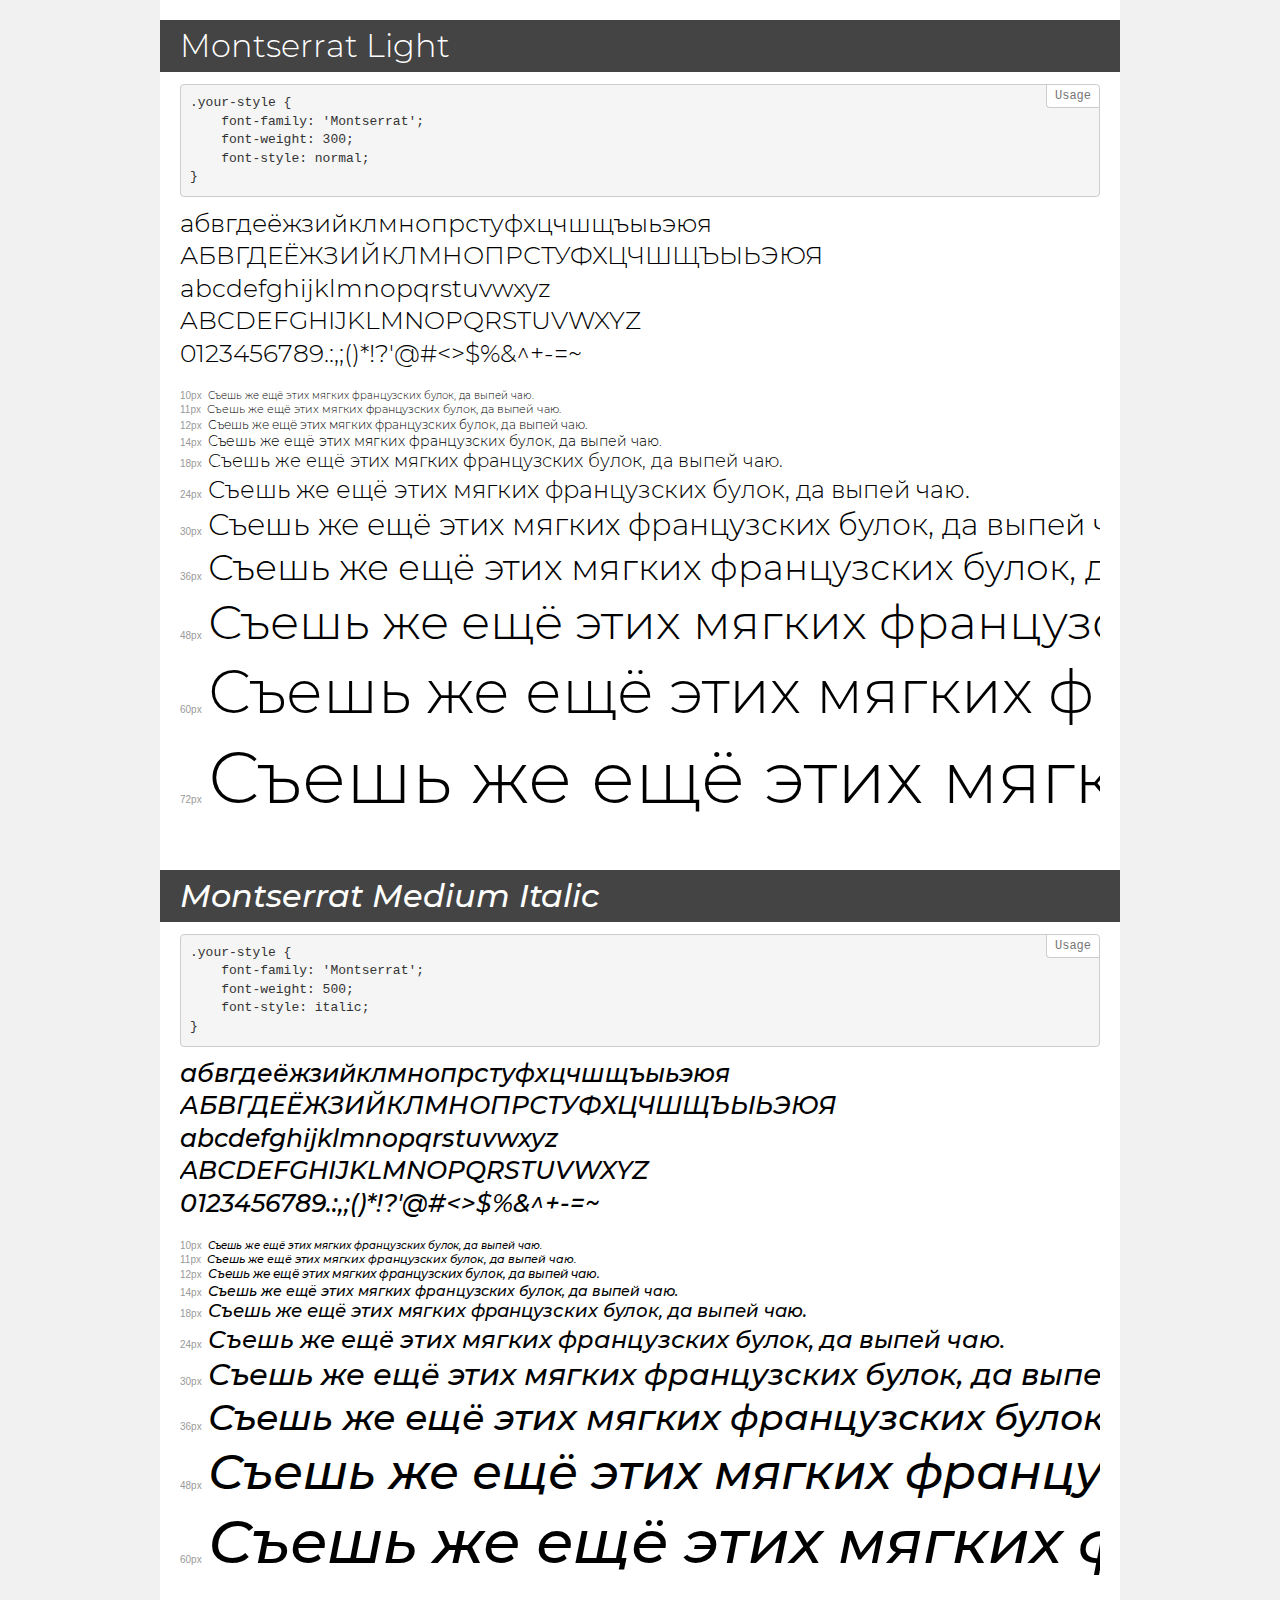
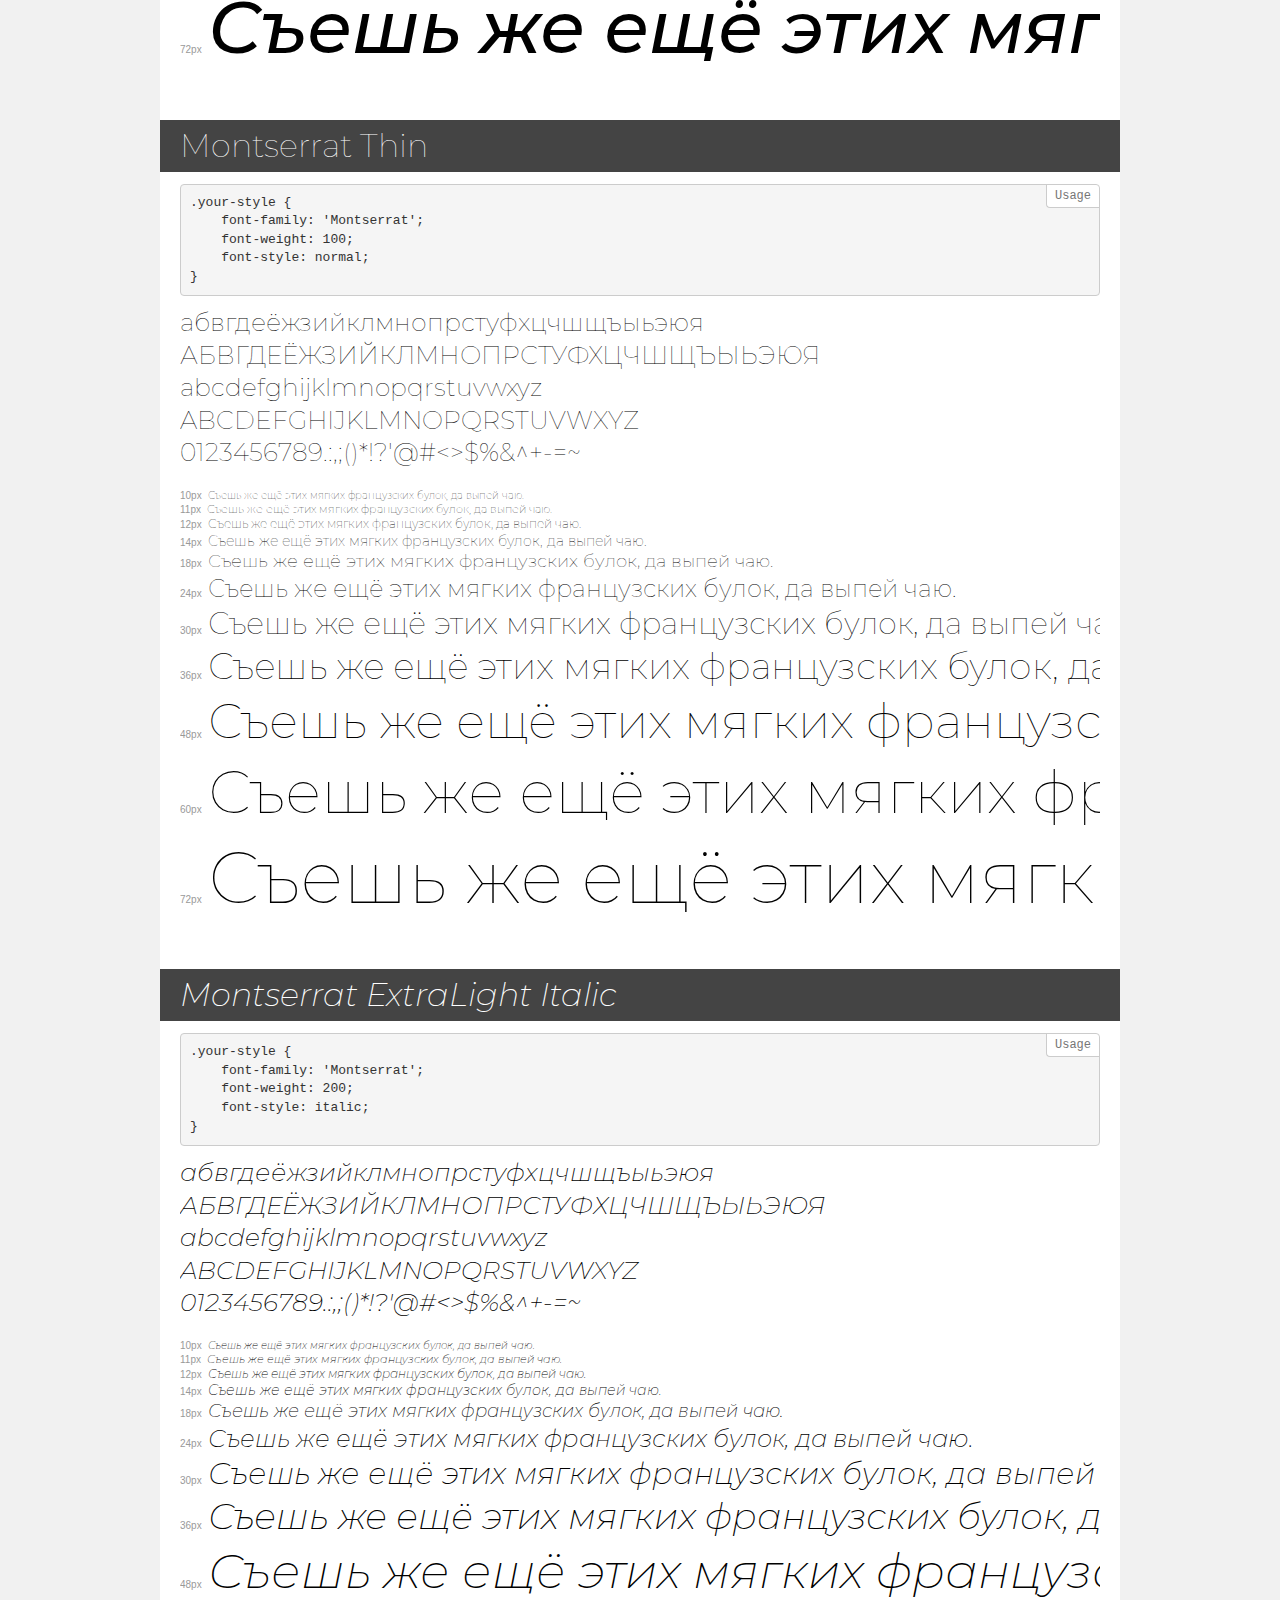
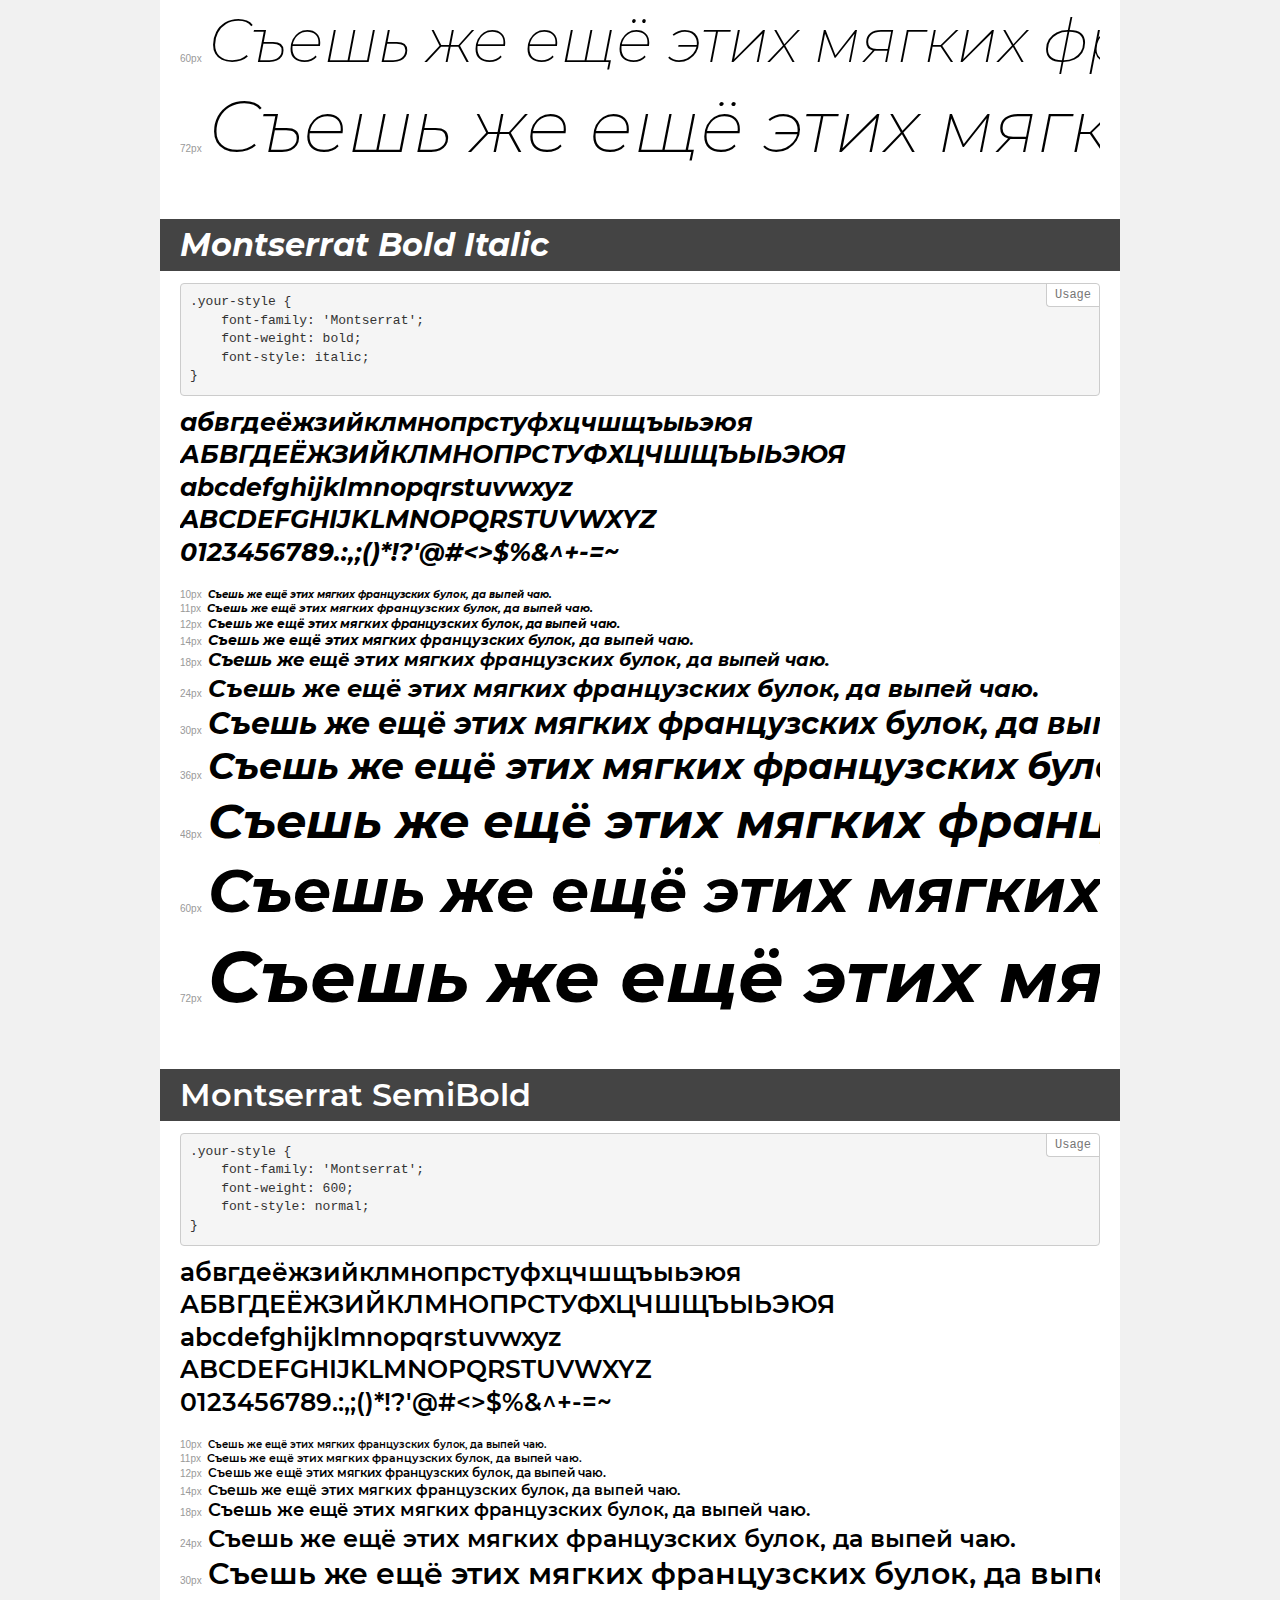
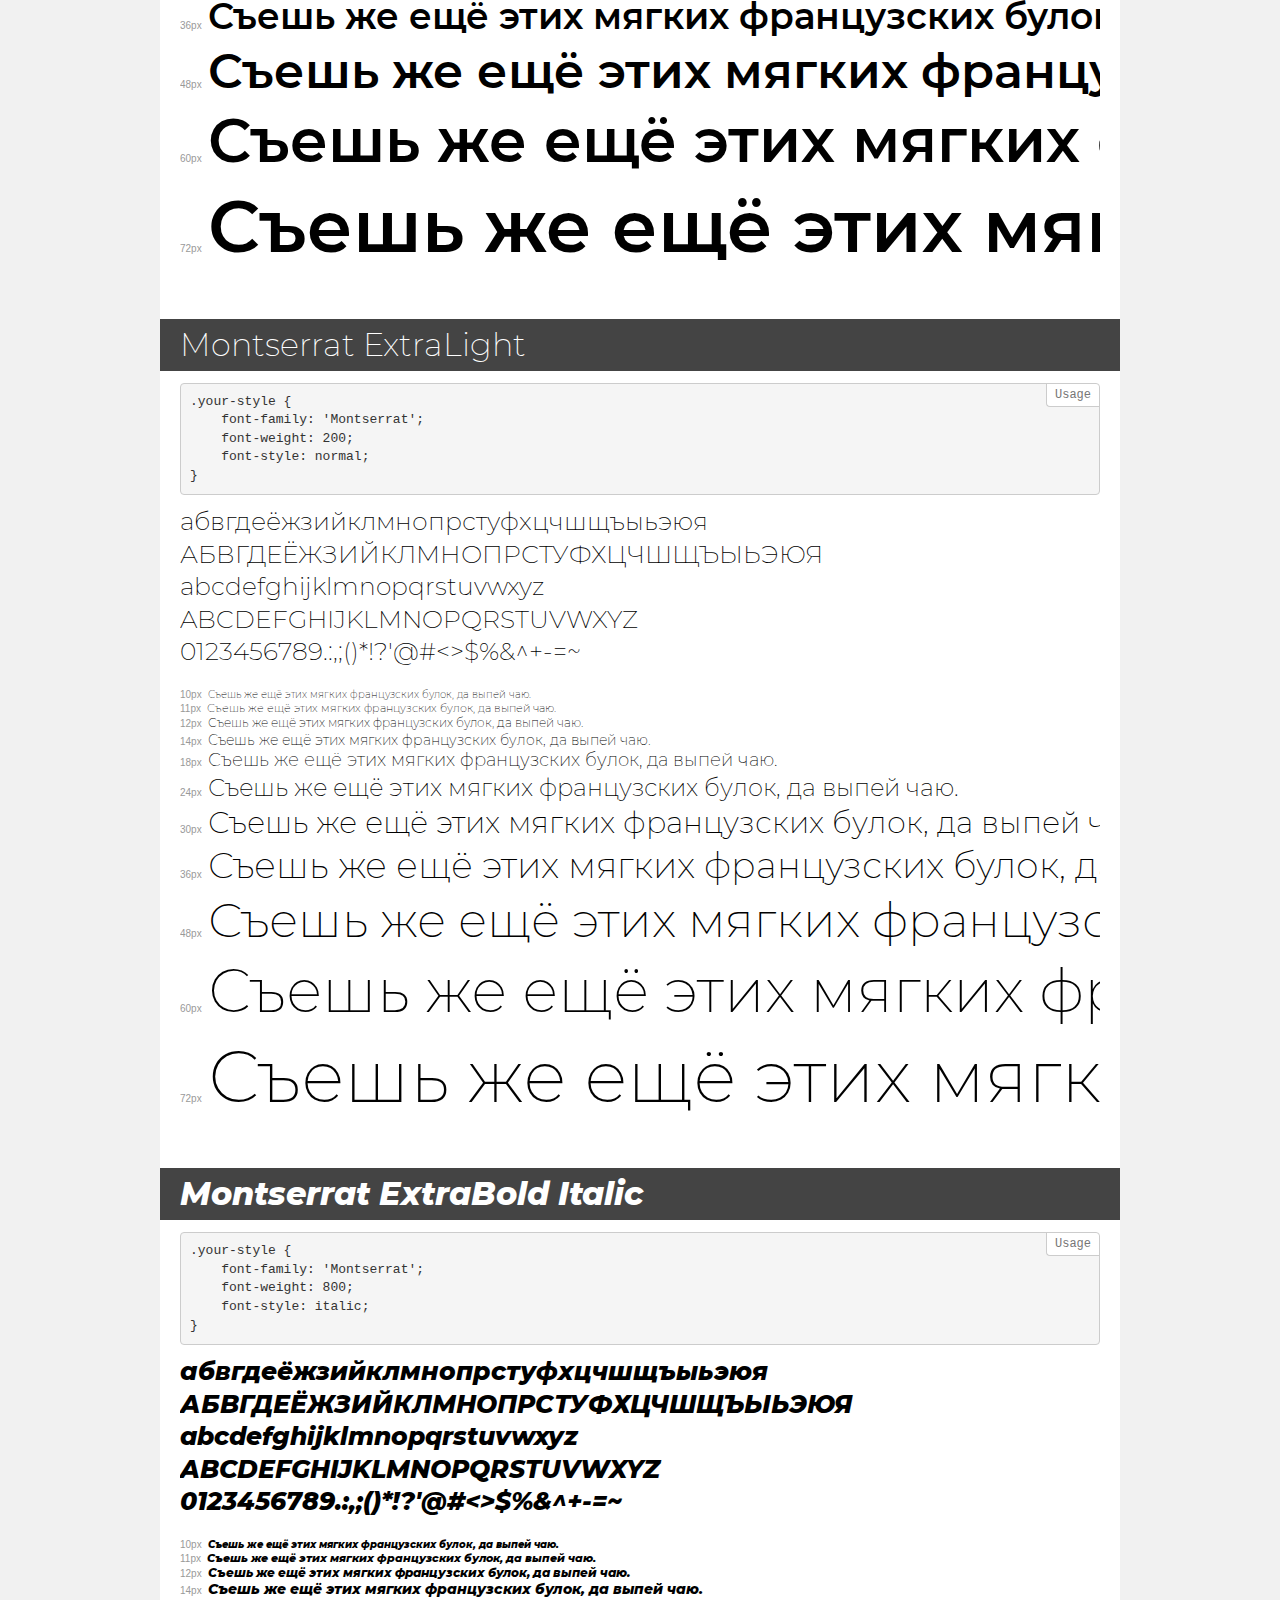
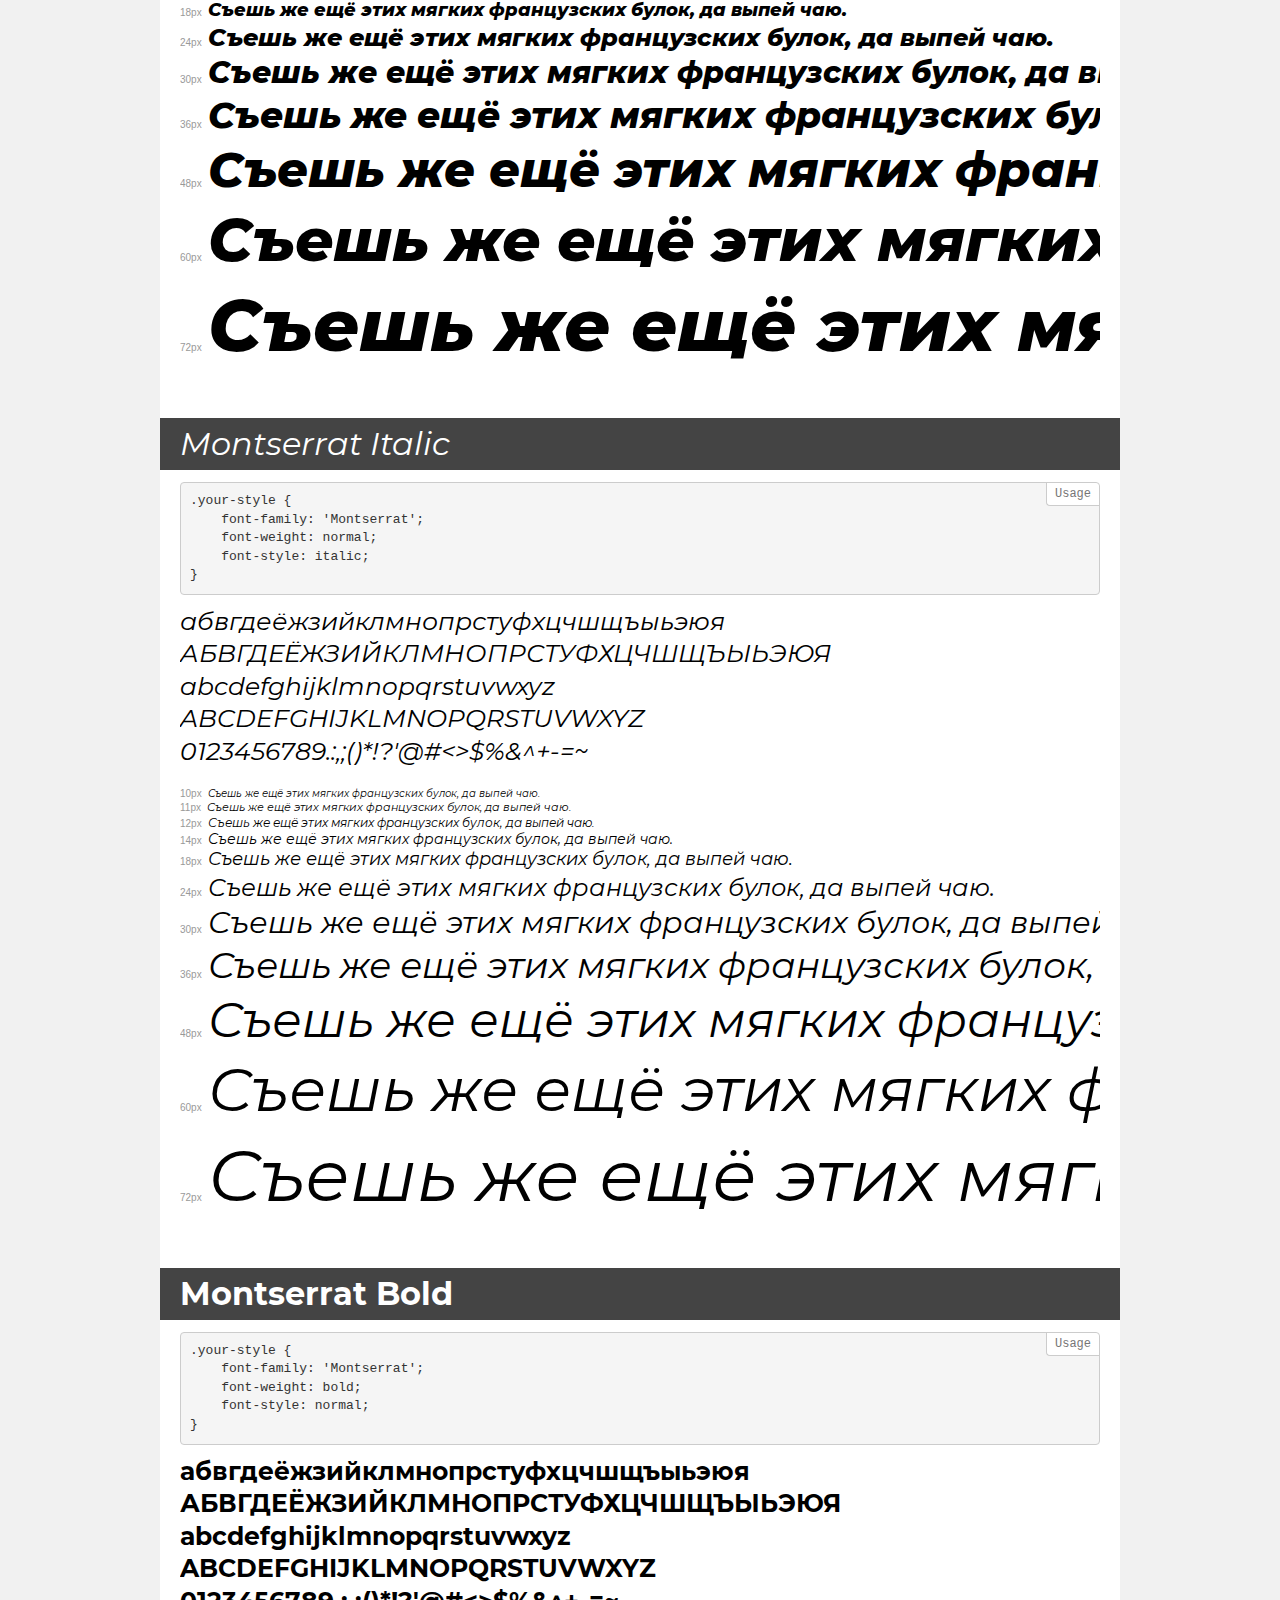
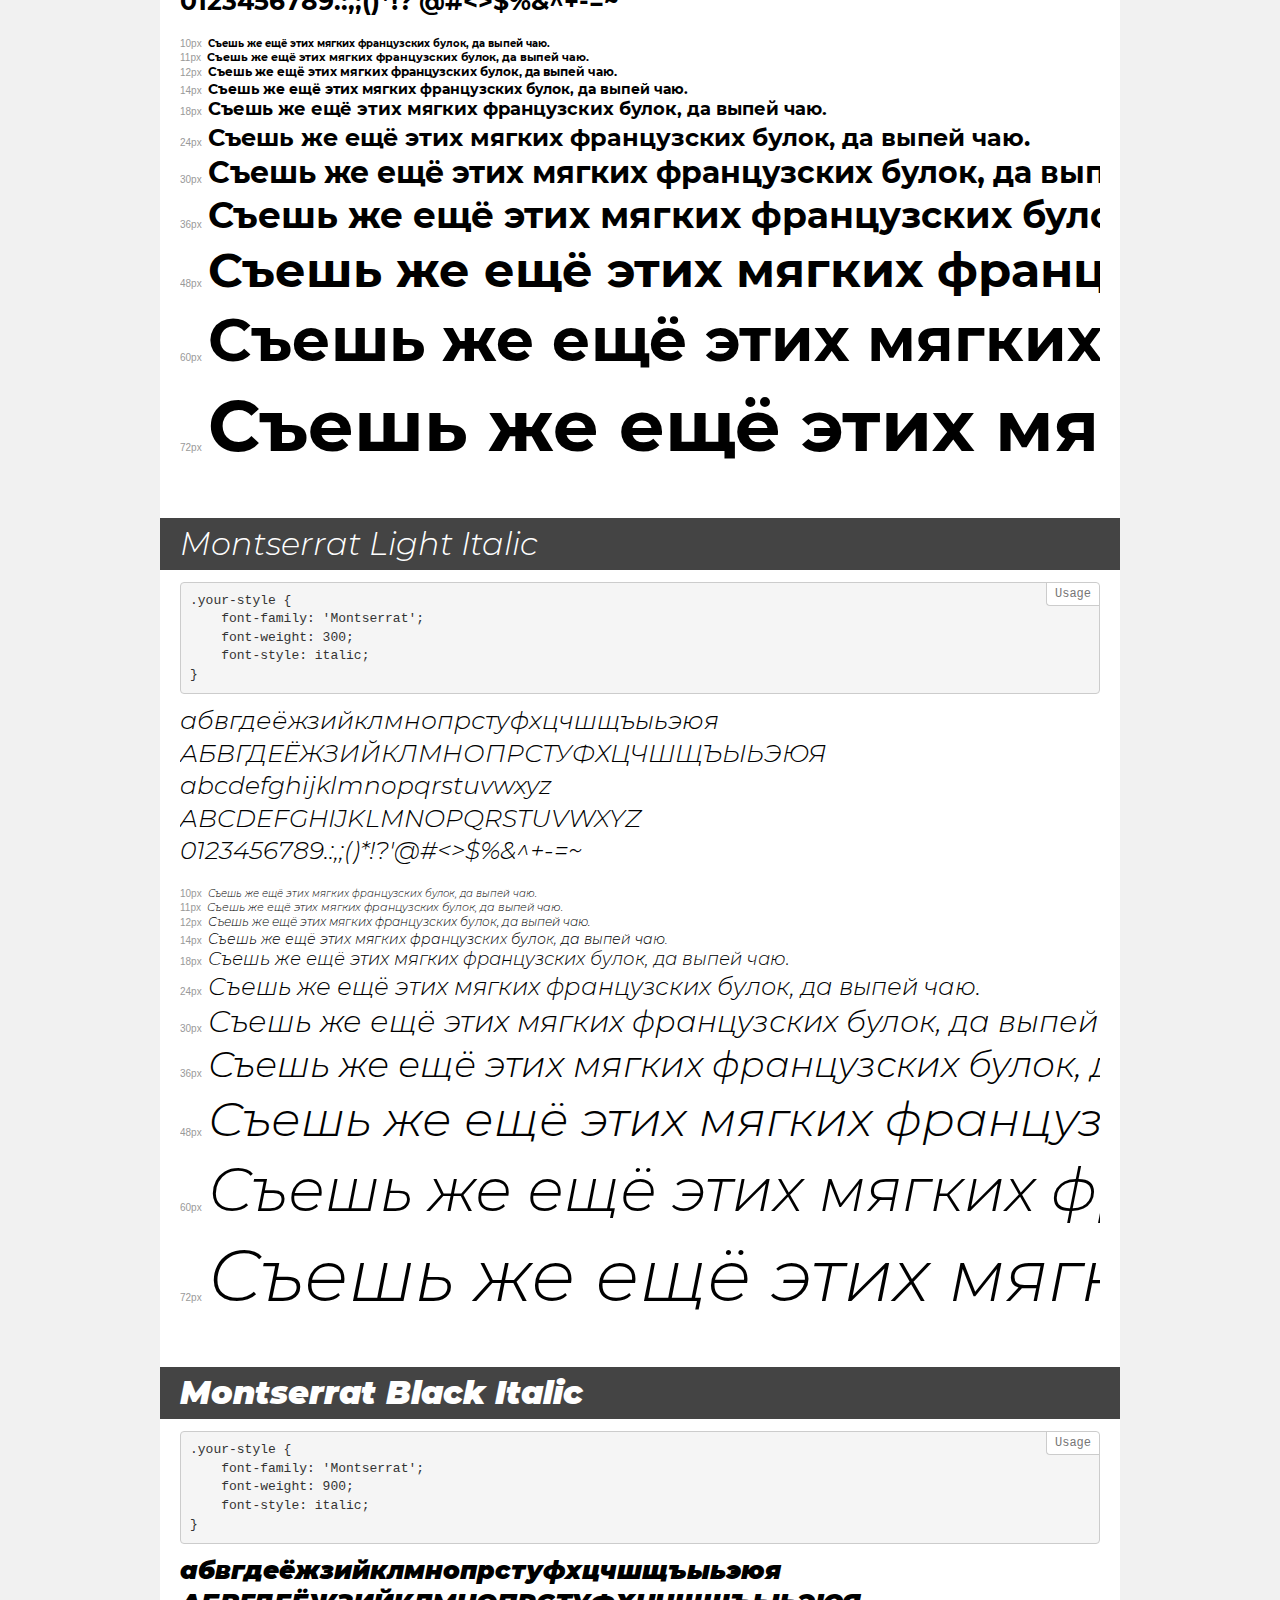
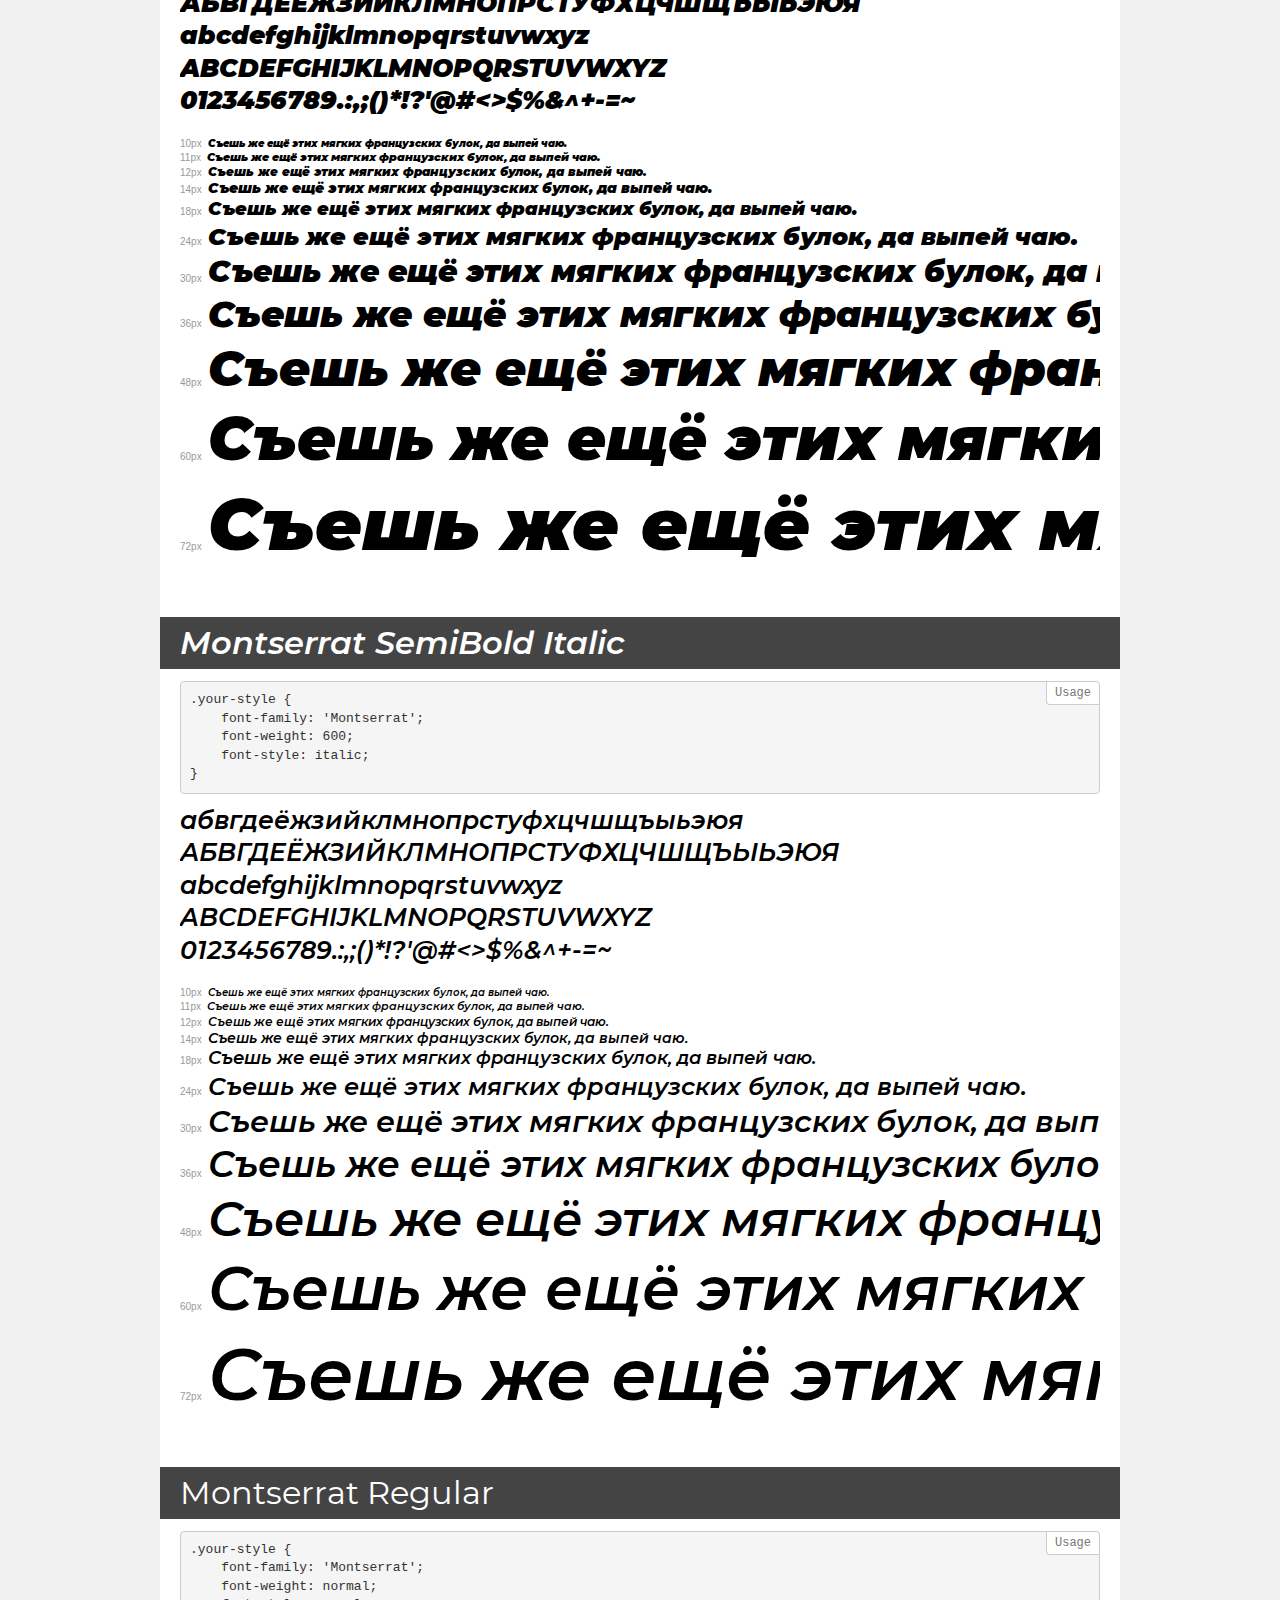
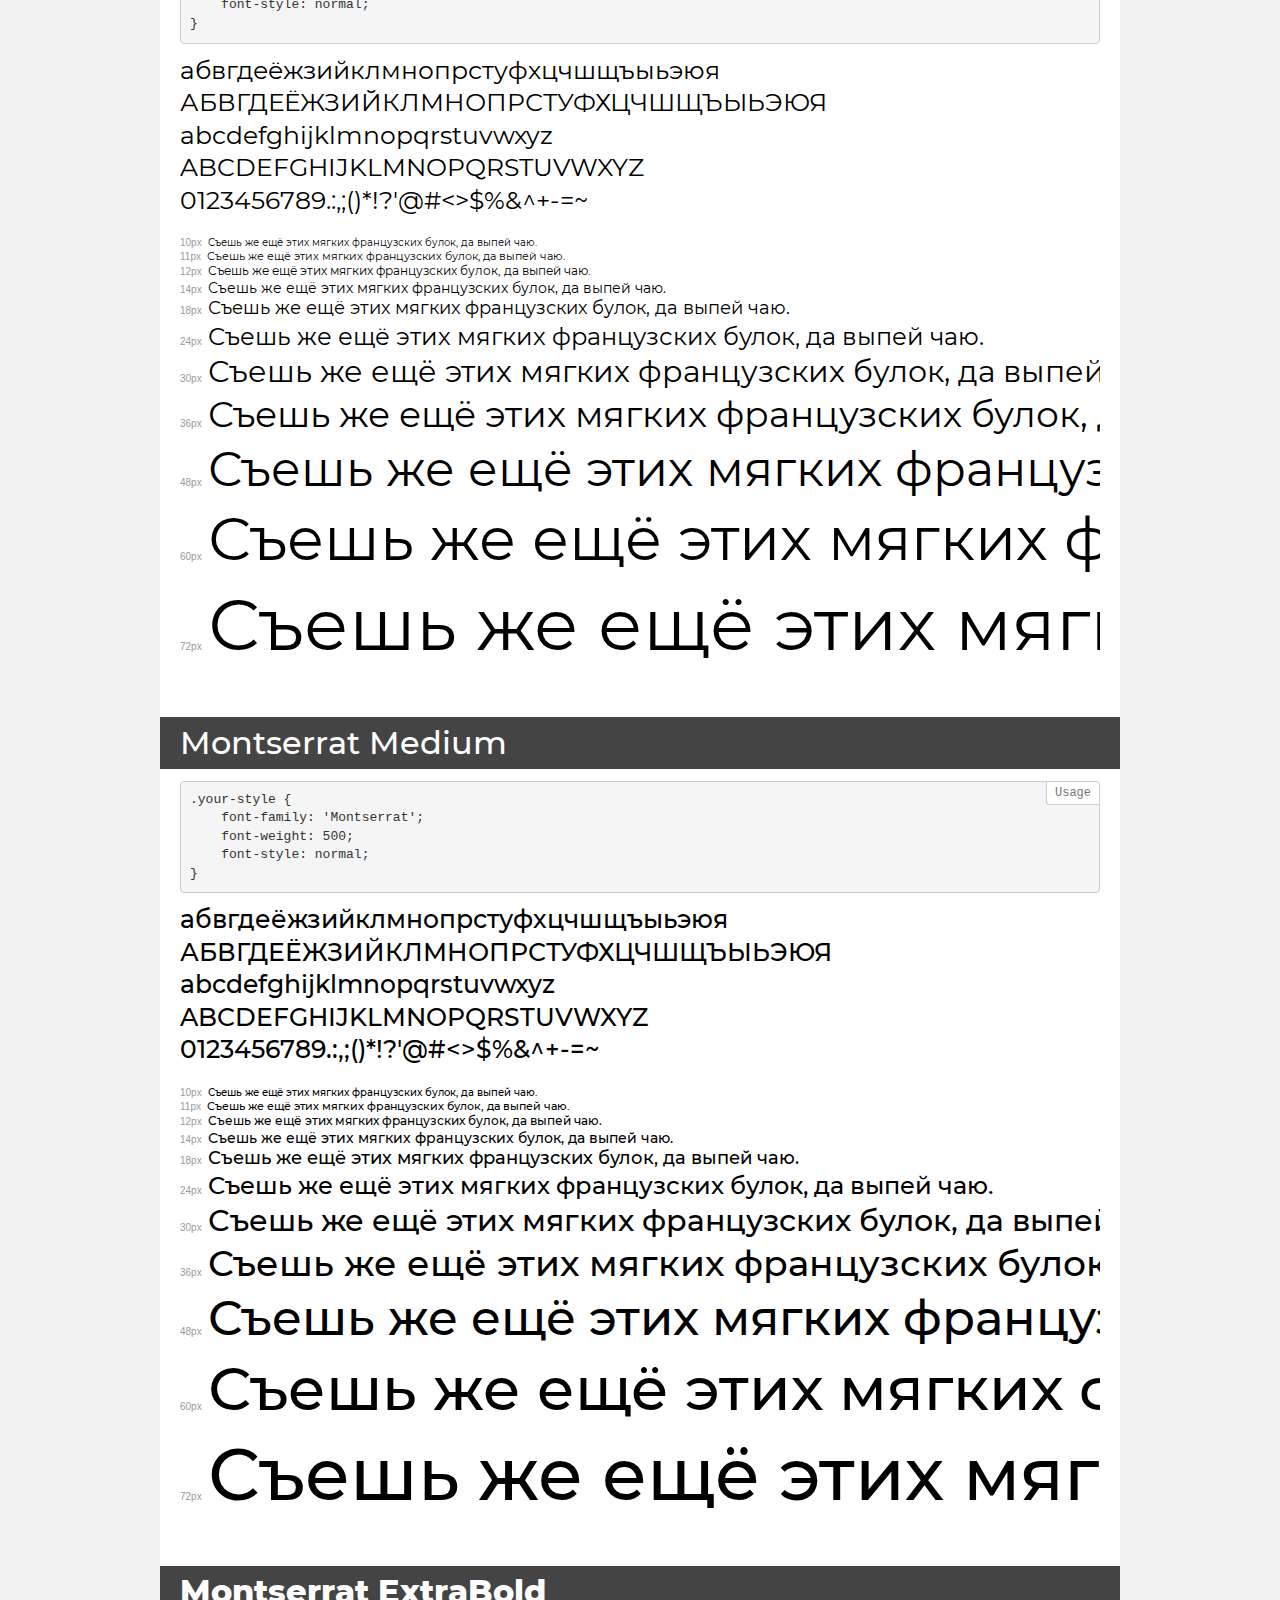
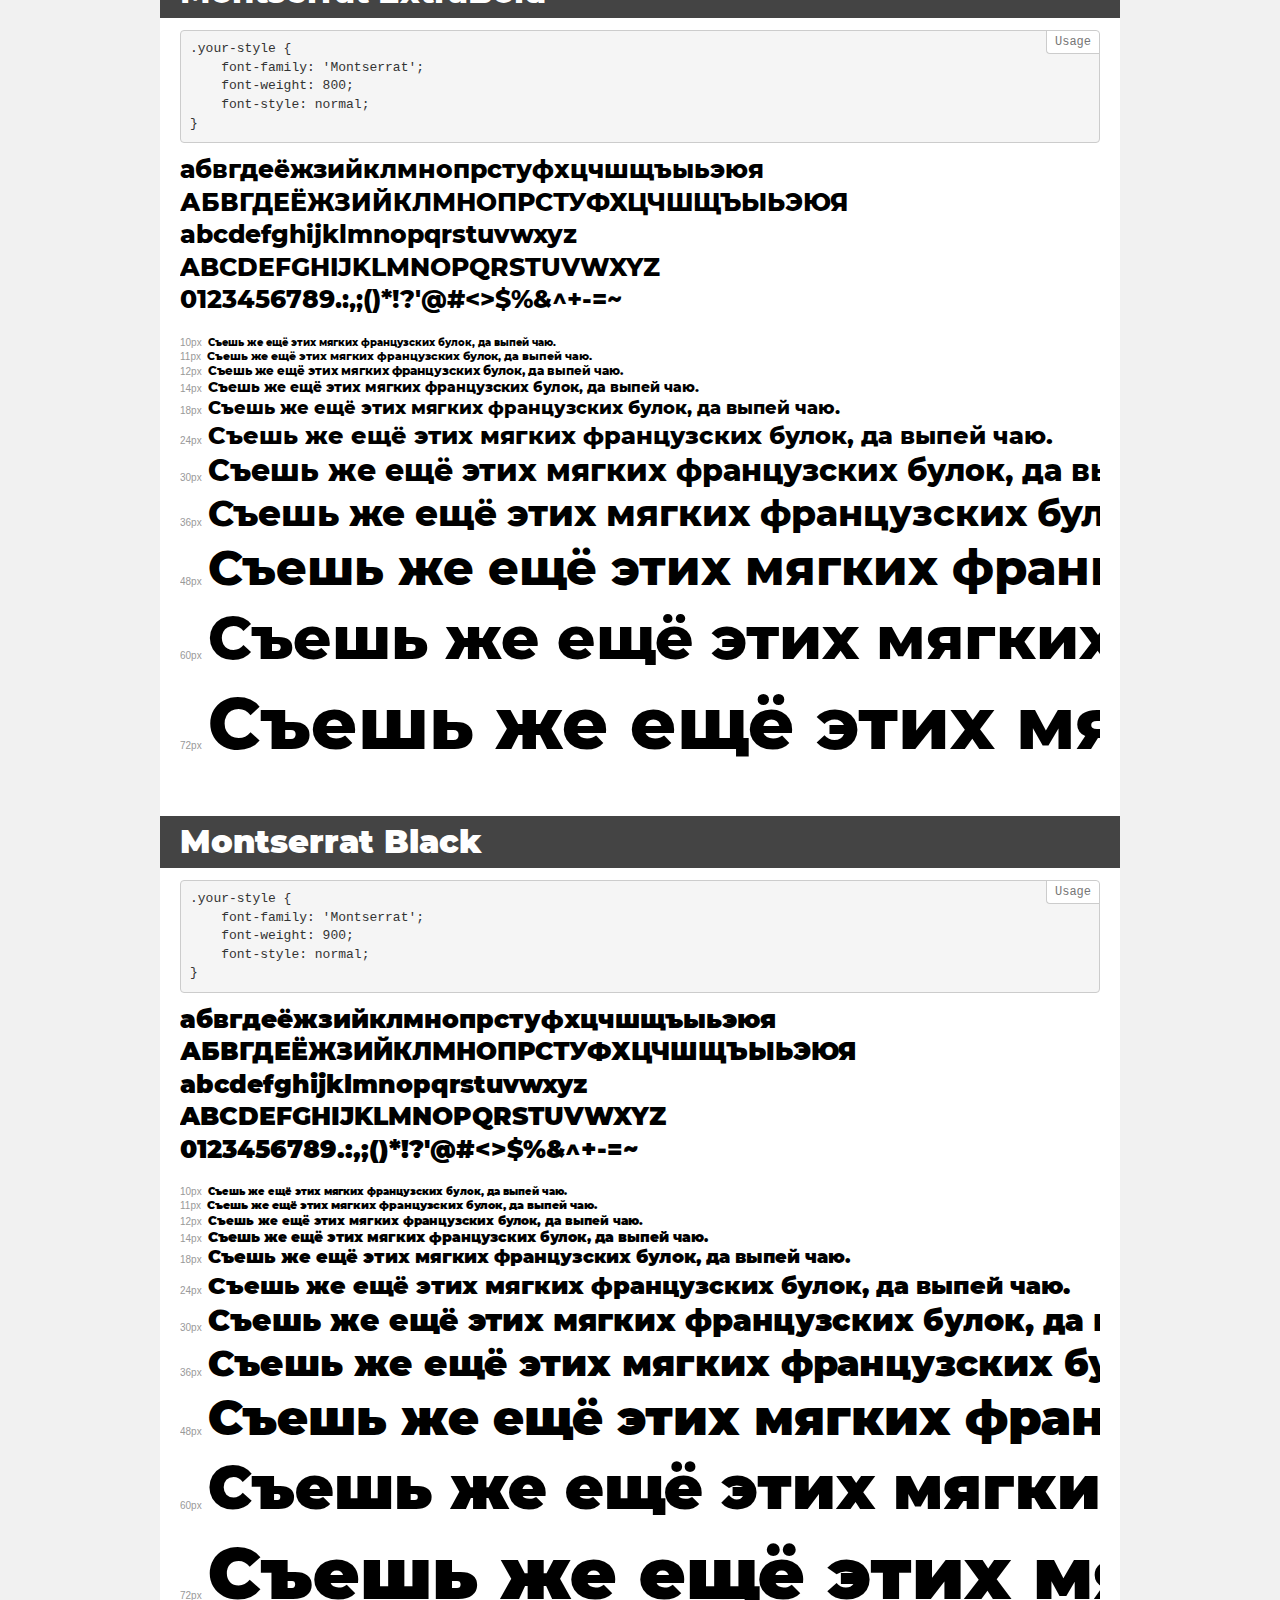
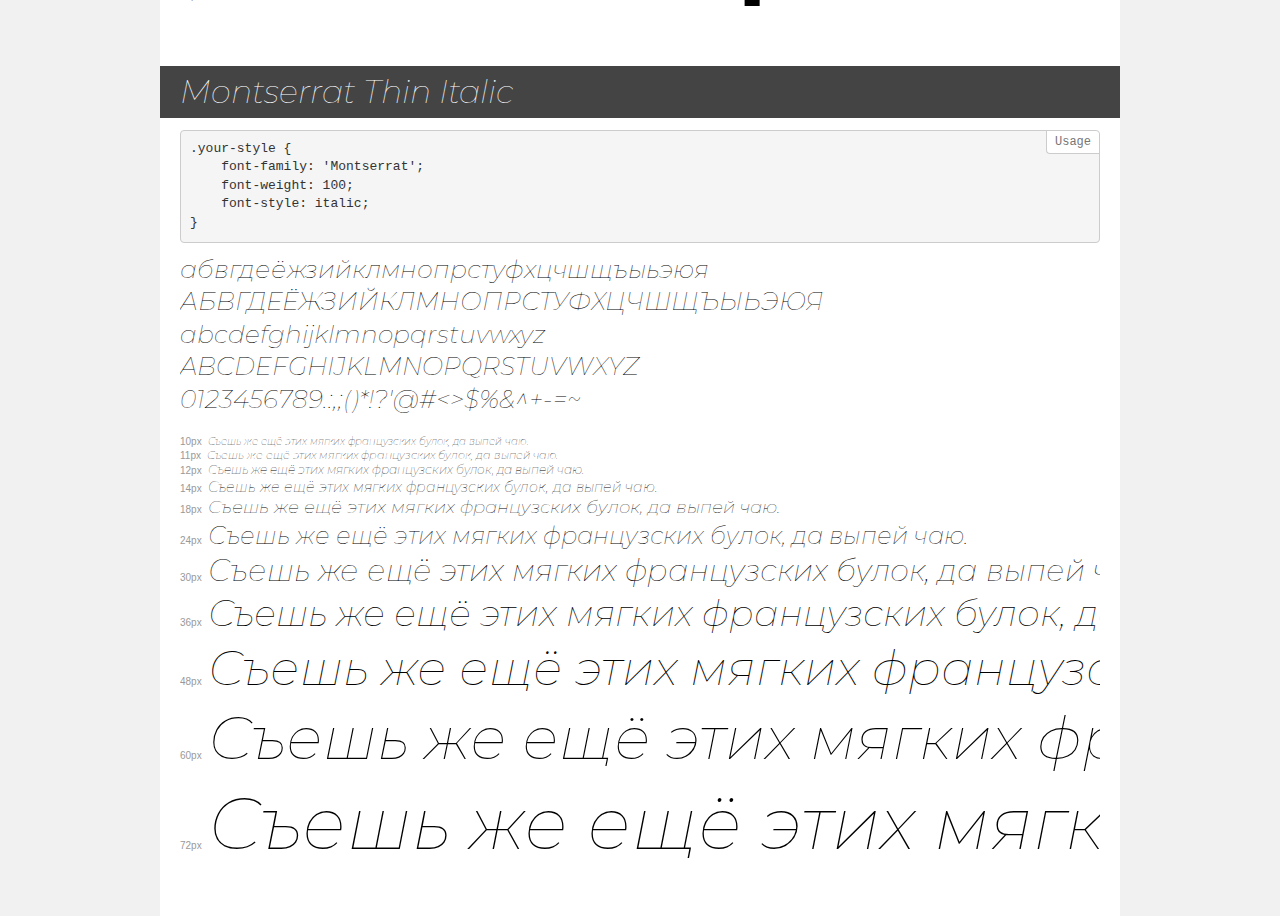
<file: fonts/Montserrat/demo.html>
<!DOCTYPE html>
<html>
<head>
	<meta charset="utf-8">
	<meta http-equiv="X-UA-Compatible" content="IE=edge">
	<meta name="viewport" content="width=device-width, initial-scale=1">
	<meta name="robots" content="noindex, noarchive">
	<title>Transfonter demo</title>
	<link href="stylesheet.css" rel="stylesheet">
	<style>
		/*
		http://meyerweb.com/eric/tools/css/reset/
		v2.0 | 20110126
		License: none (public domain)
		*/
		html, body, div, span, applet, object, iframe,
		h1, h2, h3, h4, h5, h6, p, blockquote, pre,
		a, abbr, acronym, address, big, cite, code,
		del, dfn, em, img, ins, kbd, q, s, samp,
		small, strike, strong, sub, sup, tt, var,
		b, u, i, center,
		dl, dt, dd, ol, ul, li,
		fieldset, form, label, legend,
		table, caption, tbody, tfoot, thead, tr, th, td,
		article, aside, canvas, details, embed,
		figure, figcaption, footer, header, hgroup,
		menu, nav, output, ruby, section, summary,
		time, mark, audio, video {
			margin: 0;
			padding: 0;
			border: 0;
			font-size: 100%;
			font: inherit;
			vertical-align: baseline;
		}
		/* HTML5 display-role reset for older browsers */
		article, aside, details, figcaption, figure,
		footer, header, hgroup, menu, nav, section {
			display: block;
		}
		body {
			line-height: 1;
		}
		ol, ul {
			list-style: none;
		}
		blockquote, q {
			quotes: none;
		}
		blockquote:before, blockquote:after,
		q:before, q:after {
			content: '';
			content: none;
		}
		table {
			border-collapse: collapse;
			border-spacing: 0;
		}
		/* common styles */
		body {
			background: #f1f1f1;
			color: #000;
		}
		.page {
			background: #fff;
			width: 920px;
			margin: 0 auto;
			padding: 20px 20px 0 20px;
			overflow: hidden;
		}
		.font-container {
			overflow-x: auto;
			overflow-y: hidden;
			margin-bottom: 40px;
			line-height: 1.3;
			white-space: nowrap;
			padding-bottom: 5px;
		}
		h1 {
			position: relative;
			background: #444;
			font-size: 32px;
			color: #fff;
			padding: 10px 20px;
			margin: 0 -20px 12px -20px;
		}
		.letters {
			font-size: 25px;
			margin-bottom: 20px;
		}
		.s10:before {
			content: '10px';
		}
		.s11:before {
			content: '11px';
		}
		.s12:before {
			content: '12px';
		}
		.s14:before {
			content: '14px';
		}
		.s18:before {
			content: '18px';
		}
		.s24:before {
			content: '24px';
		}
		.s30:before {
			content: '30px';
		}
		.s36:before {
			content: '36px';
		}
		.s48:before {
			content: '48px';
		}
		.s60:before {
			content: '60px';
		}
		.s72:before {
			content: '72px';
		}
		.s10:before, .s11:before, .s12:before, .s14:before,
		.s18:before, .s24:before, .s30:before, .s36:before,
		.s48:before, .s60:before, .s72:before {
			font-family: Arial, sans-serif;
			font-size: 10px;
			font-weight: normal;
			font-style: normal;
			color: #999;
			padding-right: 6px;
		}
		pre {
			display: block;
			position: relative;
			padding: 9px;
			margin: 0 0 10px;
			font-family: Monaco, Menlo, Consolas, "Courier New", monospace !important;
			font-size: 13px;
			line-height: 1.428571429;
			color: #333;
			font-weight: normal !important;
			font-style: normal !important;
			background-color: #f5f5f5;
			border: 1px solid #ccc;
			overflow-x: auto;
			border-radius: 4px;
		}
		pre:after {
			display: block;
			position: absolute;
			right: 0;
			top: 0;
			content: 'Usage';
			line-height: 1;
			padding: 5px 8px;
			font-size: 12px;
			color: #767676;
			background-color: #fff;
			border: 1px solid #ccc;
			border-right: none;
			border-top: none;
			border-radius: 0 4px 0 4px;
			z-index: 10;
		}
		/* responsive */
		@media (max-width: 959px) {
			.page {
				width: auto;
				margin: 0;
			}
		}
	</style>
</head>
<body>
<div class="page">
	<div class="demo" style="font-family: 'Montserrat'; font-weight: 300; font-style: normal;">
		<h1>Montserrat Light</h1>
		<pre>.your-style {
    font-family: 'Montserrat';
    font-weight: 300;
    font-style: normal;
}</pre>
		<div class="font-container">
			<p class="letters">
				абвгдеёжзийклмнопрстуфхцчшщъыьэюя <br />
				АБВГДЕЁЖЗИЙКЛМНОПРСТУФХЦЧШЩЪЫЬЭЮЯ <br />
				abcdefghijklmnopqrstuvwxyz <br />
				ABCDEFGHIJKLMNOPQRSTUVWXYZ <br />				0123456789.:,;()*!?'@#<>$%&^+-=~
			</p>
			<p class="s10" style="font-size: 10px;">Съешь же ещё этих мягких французских булок, да выпей чаю.</p>
			<p class="s11" style="font-size: 11px;">Съешь же ещё этих мягких французских булок, да выпей чаю.</p>
			<p class="s12" style="font-size: 12px;">Съешь же ещё этих мягких французских булок, да выпей чаю.</p>
			<p class="s14" style="font-size: 14px;">Съешь же ещё этих мягких французских булок, да выпей чаю.</p>
			<p class="s18" style="font-size: 18px;">Съешь же ещё этих мягких французских булок, да выпей чаю.</p>
			<p class="s24" style="font-size: 24px;">Съешь же ещё этих мягких французских булок, да выпей чаю.</p>
			<p class="s30" style="font-size: 30px;">Съешь же ещё этих мягких французских булок, да выпей чаю.</p>
			<p class="s36" style="font-size: 36px;">Съешь же ещё этих мягких французских булок, да выпей чаю.</p>
			<p class="s48" style="font-size: 48px;">Съешь же ещё этих мягких французских булок, да выпей чаю.</p>
			<p class="s60" style="font-size: 60px;">Съешь же ещё этих мягких французских булок, да выпей чаю.</p>
			<p class="s72" style="font-size: 72px;">Съешь же ещё этих мягких французских булок, да выпей чаю.</p>
		</div>
	</div>
	<div class="demo" style="font-family: 'Montserrat'; font-weight: 500; font-style: italic;">
		<h1>Montserrat Medium Italic</h1>
		<pre>.your-style {
    font-family: 'Montserrat';
    font-weight: 500;
    font-style: italic;
}</pre>
		<div class="font-container">
			<p class="letters">
				абвгдеёжзийклмнопрстуфхцчшщъыьэюя <br />
				АБВГДЕЁЖЗИЙКЛМНОПРСТУФХЦЧШЩЪЫЬЭЮЯ <br />
				abcdefghijklmnopqrstuvwxyz <br />
				ABCDEFGHIJKLMNOPQRSTUVWXYZ <br />				0123456789.:,;()*!?'@#<>$%&^+-=~
			</p>
			<p class="s10" style="font-size: 10px;">Съешь же ещё этих мягких французских булок, да выпей чаю.</p>
			<p class="s11" style="font-size: 11px;">Съешь же ещё этих мягких французских булок, да выпей чаю.</p>
			<p class="s12" style="font-size: 12px;">Съешь же ещё этих мягких французских булок, да выпей чаю.</p>
			<p class="s14" style="font-size: 14px;">Съешь же ещё этих мягких французских булок, да выпей чаю.</p>
			<p class="s18" style="font-size: 18px;">Съешь же ещё этих мягких французских булок, да выпей чаю.</p>
			<p class="s24" style="font-size: 24px;">Съешь же ещё этих мягких французских булок, да выпей чаю.</p>
			<p class="s30" style="font-size: 30px;">Съешь же ещё этих мягких французских булок, да выпей чаю.</p>
			<p class="s36" style="font-size: 36px;">Съешь же ещё этих мягких французских булок, да выпей чаю.</p>
			<p class="s48" style="font-size: 48px;">Съешь же ещё этих мягких французских булок, да выпей чаю.</p>
			<p class="s60" style="font-size: 60px;">Съешь же ещё этих мягких французских булок, да выпей чаю.</p>
			<p class="s72" style="font-size: 72px;">Съешь же ещё этих мягких французских булок, да выпей чаю.</p>
		</div>
	</div>
	<div class="demo" style="font-family: 'Montserrat'; font-weight: 100; font-style: normal;">
		<h1>Montserrat Thin</h1>
		<pre>.your-style {
    font-family: 'Montserrat';
    font-weight: 100;
    font-style: normal;
}</pre>
		<div class="font-container">
			<p class="letters">
				абвгдеёжзийклмнопрстуфхцчшщъыьэюя <br />
				АБВГДЕЁЖЗИЙКЛМНОПРСТУФХЦЧШЩЪЫЬЭЮЯ <br />
				abcdefghijklmnopqrstuvwxyz <br />
				ABCDEFGHIJKLMNOPQRSTUVWXYZ <br />				0123456789.:,;()*!?'@#<>$%&^+-=~
			</p>
			<p class="s10" style="font-size: 10px;">Съешь же ещё этих мягких французских булок, да выпей чаю.</p>
			<p class="s11" style="font-size: 11px;">Съешь же ещё этих мягких французских булок, да выпей чаю.</p>
			<p class="s12" style="font-size: 12px;">Съешь же ещё этих мягких французских булок, да выпей чаю.</p>
			<p class="s14" style="font-size: 14px;">Съешь же ещё этих мягких французских булок, да выпей чаю.</p>
			<p class="s18" style="font-size: 18px;">Съешь же ещё этих мягких французских булок, да выпей чаю.</p>
			<p class="s24" style="font-size: 24px;">Съешь же ещё этих мягких французских булок, да выпей чаю.</p>
			<p class="s30" style="font-size: 30px;">Съешь же ещё этих мягких французских булок, да выпей чаю.</p>
			<p class="s36" style="font-size: 36px;">Съешь же ещё этих мягких французских булок, да выпей чаю.</p>
			<p class="s48" style="font-size: 48px;">Съешь же ещё этих мягких французских булок, да выпей чаю.</p>
			<p class="s60" style="font-size: 60px;">Съешь же ещё этих мягких французских булок, да выпей чаю.</p>
			<p class="s72" style="font-size: 72px;">Съешь же ещё этих мягких французских булок, да выпей чаю.</p>
		</div>
	</div>
	<div class="demo" style="font-family: 'Montserrat'; font-weight: 200; font-style: italic;">
		<h1>Montserrat ExtraLight Italic</h1>
		<pre>.your-style {
    font-family: 'Montserrat';
    font-weight: 200;
    font-style: italic;
}</pre>
		<div class="font-container">
			<p class="letters">
				абвгдеёжзийклмнопрстуфхцчшщъыьэюя <br />
				АБВГДЕЁЖЗИЙКЛМНОПРСТУФХЦЧШЩЪЫЬЭЮЯ <br />
				abcdefghijklmnopqrstuvwxyz <br />
				ABCDEFGHIJKLMNOPQRSTUVWXYZ <br />				0123456789.:,;()*!?'@#<>$%&^+-=~
			</p>
			<p class="s10" style="font-size: 10px;">Съешь же ещё этих мягких французских булок, да выпей чаю.</p>
			<p class="s11" style="font-size: 11px;">Съешь же ещё этих мягких французских булок, да выпей чаю.</p>
			<p class="s12" style="font-size: 12px;">Съешь же ещё этих мягких французских булок, да выпей чаю.</p>
			<p class="s14" style="font-size: 14px;">Съешь же ещё этих мягких французских булок, да выпей чаю.</p>
			<p class="s18" style="font-size: 18px;">Съешь же ещё этих мягких французских булок, да выпей чаю.</p>
			<p class="s24" style="font-size: 24px;">Съешь же ещё этих мягких французских булок, да выпей чаю.</p>
			<p class="s30" style="font-size: 30px;">Съешь же ещё этих мягких французских булок, да выпей чаю.</p>
			<p class="s36" style="font-size: 36px;">Съешь же ещё этих мягких французских булок, да выпей чаю.</p>
			<p class="s48" style="font-size: 48px;">Съешь же ещё этих мягких французских булок, да выпей чаю.</p>
			<p class="s60" style="font-size: 60px;">Съешь же ещё этих мягких французских булок, да выпей чаю.</p>
			<p class="s72" style="font-size: 72px;">Съешь же ещё этих мягких французских булок, да выпей чаю.</p>
		</div>
	</div>
	<div class="demo" style="font-family: 'Montserrat'; font-weight: bold; font-style: italic;">
		<h1>Montserrat Bold Italic</h1>
		<pre>.your-style {
    font-family: 'Montserrat';
    font-weight: bold;
    font-style: italic;
}</pre>
		<div class="font-container">
			<p class="letters">
				абвгдеёжзийклмнопрстуфхцчшщъыьэюя <br />
				АБВГДЕЁЖЗИЙКЛМНОПРСТУФХЦЧШЩЪЫЬЭЮЯ <br />
				abcdefghijklmnopqrstuvwxyz <br />
				ABCDEFGHIJKLMNOPQRSTUVWXYZ <br />				0123456789.:,;()*!?'@#<>$%&^+-=~
			</p>
			<p class="s10" style="font-size: 10px;">Съешь же ещё этих мягких французских булок, да выпей чаю.</p>
			<p class="s11" style="font-size: 11px;">Съешь же ещё этих мягких французских булок, да выпей чаю.</p>
			<p class="s12" style="font-size: 12px;">Съешь же ещё этих мягких французских булок, да выпей чаю.</p>
			<p class="s14" style="font-size: 14px;">Съешь же ещё этих мягких французских булок, да выпей чаю.</p>
			<p class="s18" style="font-size: 18px;">Съешь же ещё этих мягких французских булок, да выпей чаю.</p>
			<p class="s24" style="font-size: 24px;">Съешь же ещё этих мягких французских булок, да выпей чаю.</p>
			<p class="s30" style="font-size: 30px;">Съешь же ещё этих мягких французских булок, да выпей чаю.</p>
			<p class="s36" style="font-size: 36px;">Съешь же ещё этих мягких французских булок, да выпей чаю.</p>
			<p class="s48" style="font-size: 48px;">Съешь же ещё этих мягких французских булок, да выпей чаю.</p>
			<p class="s60" style="font-size: 60px;">Съешь же ещё этих мягких французских булок, да выпей чаю.</p>
			<p class="s72" style="font-size: 72px;">Съешь же ещё этих мягких французских булок, да выпей чаю.</p>
		</div>
	</div>
	<div class="demo" style="font-family: 'Montserrat'; font-weight: 600; font-style: normal;">
		<h1>Montserrat SemiBold</h1>
		<pre>.your-style {
    font-family: 'Montserrat';
    font-weight: 600;
    font-style: normal;
}</pre>
		<div class="font-container">
			<p class="letters">
				абвгдеёжзийклмнопрстуфхцчшщъыьэюя <br />
				АБВГДЕЁЖЗИЙКЛМНОПРСТУФХЦЧШЩЪЫЬЭЮЯ <br />
				abcdefghijklmnopqrstuvwxyz <br />
				ABCDEFGHIJKLMNOPQRSTUVWXYZ <br />				0123456789.:,;()*!?'@#<>$%&^+-=~
			</p>
			<p class="s10" style="font-size: 10px;">Съешь же ещё этих мягких французских булок, да выпей чаю.</p>
			<p class="s11" style="font-size: 11px;">Съешь же ещё этих мягких французских булок, да выпей чаю.</p>
			<p class="s12" style="font-size: 12px;">Съешь же ещё этих мягких французских булок, да выпей чаю.</p>
			<p class="s14" style="font-size: 14px;">Съешь же ещё этих мягких французских булок, да выпей чаю.</p>
			<p class="s18" style="font-size: 18px;">Съешь же ещё этих мягких французских булок, да выпей чаю.</p>
			<p class="s24" style="font-size: 24px;">Съешь же ещё этих мягких французских булок, да выпей чаю.</p>
			<p class="s30" style="font-size: 30px;">Съешь же ещё этих мягких французских булок, да выпей чаю.</p>
			<p class="s36" style="font-size: 36px;">Съешь же ещё этих мягких французских булок, да выпей чаю.</p>
			<p class="s48" style="font-size: 48px;">Съешь же ещё этих мягких французских булок, да выпей чаю.</p>
			<p class="s60" style="font-size: 60px;">Съешь же ещё этих мягких французских булок, да выпей чаю.</p>
			<p class="s72" style="font-size: 72px;">Съешь же ещё этих мягких французских булок, да выпей чаю.</p>
		</div>
	</div>
	<div class="demo" style="font-family: 'Montserrat'; font-weight: 200; font-style: normal;">
		<h1>Montserrat ExtraLight</h1>
		<pre>.your-style {
    font-family: 'Montserrat';
    font-weight: 200;
    font-style: normal;
}</pre>
		<div class="font-container">
			<p class="letters">
				абвгдеёжзийклмнопрстуфхцчшщъыьэюя <br />
				АБВГДЕЁЖЗИЙКЛМНОПРСТУФХЦЧШЩЪЫЬЭЮЯ <br />
				abcdefghijklmnopqrstuvwxyz <br />
				ABCDEFGHIJKLMNOPQRSTUVWXYZ <br />				0123456789.:,;()*!?'@#<>$%&^+-=~
			</p>
			<p class="s10" style="font-size: 10px;">Съешь же ещё этих мягких французских булок, да выпей чаю.</p>
			<p class="s11" style="font-size: 11px;">Съешь же ещё этих мягких французских булок, да выпей чаю.</p>
			<p class="s12" style="font-size: 12px;">Съешь же ещё этих мягких французских булок, да выпей чаю.</p>
			<p class="s14" style="font-size: 14px;">Съешь же ещё этих мягких французских булок, да выпей чаю.</p>
			<p class="s18" style="font-size: 18px;">Съешь же ещё этих мягких французских булок, да выпей чаю.</p>
			<p class="s24" style="font-size: 24px;">Съешь же ещё этих мягких французских булок, да выпей чаю.</p>
			<p class="s30" style="font-size: 30px;">Съешь же ещё этих мягких французских булок, да выпей чаю.</p>
			<p class="s36" style="font-size: 36px;">Съешь же ещё этих мягких французских булок, да выпей чаю.</p>
			<p class="s48" style="font-size: 48px;">Съешь же ещё этих мягких французских булок, да выпей чаю.</p>
			<p class="s60" style="font-size: 60px;">Съешь же ещё этих мягких французских булок, да выпей чаю.</p>
			<p class="s72" style="font-size: 72px;">Съешь же ещё этих мягких французских булок, да выпей чаю.</p>
		</div>
	</div>
	<div class="demo" style="font-family: 'Montserrat'; font-weight: 800; font-style: italic;">
		<h1>Montserrat ExtraBold Italic</h1>
		<pre>.your-style {
    font-family: 'Montserrat';
    font-weight: 800;
    font-style: italic;
}</pre>
		<div class="font-container">
			<p class="letters">
				абвгдеёжзийклмнопрстуфхцчшщъыьэюя <br />
				АБВГДЕЁЖЗИЙКЛМНОПРСТУФХЦЧШЩЪЫЬЭЮЯ <br />
				abcdefghijklmnopqrstuvwxyz <br />
				ABCDEFGHIJKLMNOPQRSTUVWXYZ <br />				0123456789.:,;()*!?'@#<>$%&^+-=~
			</p>
			<p class="s10" style="font-size: 10px;">Съешь же ещё этих мягких французских булок, да выпей чаю.</p>
			<p class="s11" style="font-size: 11px;">Съешь же ещё этих мягких французских булок, да выпей чаю.</p>
			<p class="s12" style="font-size: 12px;">Съешь же ещё этих мягких французских булок, да выпей чаю.</p>
			<p class="s14" style="font-size: 14px;">Съешь же ещё этих мягких французских булок, да выпей чаю.</p>
			<p class="s18" style="font-size: 18px;">Съешь же ещё этих мягких французских булок, да выпей чаю.</p>
			<p class="s24" style="font-size: 24px;">Съешь же ещё этих мягких французских булок, да выпей чаю.</p>
			<p class="s30" style="font-size: 30px;">Съешь же ещё этих мягких французских булок, да выпей чаю.</p>
			<p class="s36" style="font-size: 36px;">Съешь же ещё этих мягких французских булок, да выпей чаю.</p>
			<p class="s48" style="font-size: 48px;">Съешь же ещё этих мягких французских булок, да выпей чаю.</p>
			<p class="s60" style="font-size: 60px;">Съешь же ещё этих мягких французских булок, да выпей чаю.</p>
			<p class="s72" style="font-size: 72px;">Съешь же ещё этих мягких французских булок, да выпей чаю.</p>
		</div>
	</div>
	<div class="demo" style="font-family: 'Montserrat'; font-weight: normal; font-style: italic;">
		<h1>Montserrat Italic</h1>
		<pre>.your-style {
    font-family: 'Montserrat';
    font-weight: normal;
    font-style: italic;
}</pre>
		<div class="font-container">
			<p class="letters">
				абвгдеёжзийклмнопрстуфхцчшщъыьэюя <br />
				АБВГДЕЁЖЗИЙКЛМНОПРСТУФХЦЧШЩЪЫЬЭЮЯ <br />
				abcdefghijklmnopqrstuvwxyz <br />
				ABCDEFGHIJKLMNOPQRSTUVWXYZ <br />				0123456789.:,;()*!?'@#<>$%&^+-=~
			</p>
			<p class="s10" style="font-size: 10px;">Съешь же ещё этих мягких французских булок, да выпей чаю.</p>
			<p class="s11" style="font-size: 11px;">Съешь же ещё этих мягких французских булок, да выпей чаю.</p>
			<p class="s12" style="font-size: 12px;">Съешь же ещё этих мягких французских булок, да выпей чаю.</p>
			<p class="s14" style="font-size: 14px;">Съешь же ещё этих мягких французских булок, да выпей чаю.</p>
			<p class="s18" style="font-size: 18px;">Съешь же ещё этих мягких французских булок, да выпей чаю.</p>
			<p class="s24" style="font-size: 24px;">Съешь же ещё этих мягких французских булок, да выпей чаю.</p>
			<p class="s30" style="font-size: 30px;">Съешь же ещё этих мягких французских булок, да выпей чаю.</p>
			<p class="s36" style="font-size: 36px;">Съешь же ещё этих мягких французских булок, да выпей чаю.</p>
			<p class="s48" style="font-size: 48px;">Съешь же ещё этих мягких французских булок, да выпей чаю.</p>
			<p class="s60" style="font-size: 60px;">Съешь же ещё этих мягких французских булок, да выпей чаю.</p>
			<p class="s72" style="font-size: 72px;">Съешь же ещё этих мягких французских булок, да выпей чаю.</p>
		</div>
	</div>
	<div class="demo" style="font-family: 'Montserrat'; font-weight: bold; font-style: normal;">
		<h1>Montserrat Bold</h1>
		<pre>.your-style {
    font-family: 'Montserrat';
    font-weight: bold;
    font-style: normal;
}</pre>
		<div class="font-container">
			<p class="letters">
				абвгдеёжзийклмнопрстуфхцчшщъыьэюя <br />
				АБВГДЕЁЖЗИЙКЛМНОПРСТУФХЦЧШЩЪЫЬЭЮЯ <br />
				abcdefghijklmnopqrstuvwxyz <br />
				ABCDEFGHIJKLMNOPQRSTUVWXYZ <br />				0123456789.:,;()*!?'@#<>$%&^+-=~
			</p>
			<p class="s10" style="font-size: 10px;">Съешь же ещё этих мягких французских булок, да выпей чаю.</p>
			<p class="s11" style="font-size: 11px;">Съешь же ещё этих мягких французских булок, да выпей чаю.</p>
			<p class="s12" style="font-size: 12px;">Съешь же ещё этих мягких французских булок, да выпей чаю.</p>
			<p class="s14" style="font-size: 14px;">Съешь же ещё этих мягких французских булок, да выпей чаю.</p>
			<p class="s18" style="font-size: 18px;">Съешь же ещё этих мягких французских булок, да выпей чаю.</p>
			<p class="s24" style="font-size: 24px;">Съешь же ещё этих мягких французских булок, да выпей чаю.</p>
			<p class="s30" style="font-size: 30px;">Съешь же ещё этих мягких французских булок, да выпей чаю.</p>
			<p class="s36" style="font-size: 36px;">Съешь же ещё этих мягких французских булок, да выпей чаю.</p>
			<p class="s48" style="font-size: 48px;">Съешь же ещё этих мягких французских булок, да выпей чаю.</p>
			<p class="s60" style="font-size: 60px;">Съешь же ещё этих мягких французских булок, да выпей чаю.</p>
			<p class="s72" style="font-size: 72px;">Съешь же ещё этих мягких французских булок, да выпей чаю.</p>
		</div>
	</div>
	<div class="demo" style="font-family: 'Montserrat'; font-weight: 300; font-style: italic;">
		<h1>Montserrat Light Italic</h1>
		<pre>.your-style {
    font-family: 'Montserrat';
    font-weight: 300;
    font-style: italic;
}</pre>
		<div class="font-container">
			<p class="letters">
				абвгдеёжзийклмнопрстуфхцчшщъыьэюя <br />
				АБВГДЕЁЖЗИЙКЛМНОПРСТУФХЦЧШЩЪЫЬЭЮЯ <br />
				abcdefghijklmnopqrstuvwxyz <br />
				ABCDEFGHIJKLMNOPQRSTUVWXYZ <br />				0123456789.:,;()*!?'@#<>$%&^+-=~
			</p>
			<p class="s10" style="font-size: 10px;">Съешь же ещё этих мягких французских булок, да выпей чаю.</p>
			<p class="s11" style="font-size: 11px;">Съешь же ещё этих мягких французских булок, да выпей чаю.</p>
			<p class="s12" style="font-size: 12px;">Съешь же ещё этих мягких французских булок, да выпей чаю.</p>
			<p class="s14" style="font-size: 14px;">Съешь же ещё этих мягких французских булок, да выпей чаю.</p>
			<p class="s18" style="font-size: 18px;">Съешь же ещё этих мягких французских булок, да выпей чаю.</p>
			<p class="s24" style="font-size: 24px;">Съешь же ещё этих мягких французских булок, да выпей чаю.</p>
			<p class="s30" style="font-size: 30px;">Съешь же ещё этих мягких французских булок, да выпей чаю.</p>
			<p class="s36" style="font-size: 36px;">Съешь же ещё этих мягких французских булок, да выпей чаю.</p>
			<p class="s48" style="font-size: 48px;">Съешь же ещё этих мягких французских булок, да выпей чаю.</p>
			<p class="s60" style="font-size: 60px;">Съешь же ещё этих мягких французских булок, да выпей чаю.</p>
			<p class="s72" style="font-size: 72px;">Съешь же ещё этих мягких французских булок, да выпей чаю.</p>
		</div>
	</div>
	<div class="demo" style="font-family: 'Montserrat'; font-weight: 900; font-style: italic;">
		<h1>Montserrat Black Italic</h1>
		<pre>.your-style {
    font-family: 'Montserrat';
    font-weight: 900;
    font-style: italic;
}</pre>
		<div class="font-container">
			<p class="letters">
				абвгдеёжзийклмнопрстуфхцчшщъыьэюя <br />
				АБВГДЕЁЖЗИЙКЛМНОПРСТУФХЦЧШЩЪЫЬЭЮЯ <br />
				abcdefghijklmnopqrstuvwxyz <br />
				ABCDEFGHIJKLMNOPQRSTUVWXYZ <br />				0123456789.:,;()*!?'@#<>$%&^+-=~
			</p>
			<p class="s10" style="font-size: 10px;">Съешь же ещё этих мягких французских булок, да выпей чаю.</p>
			<p class="s11" style="font-size: 11px;">Съешь же ещё этих мягких французских булок, да выпей чаю.</p>
			<p class="s12" style="font-size: 12px;">Съешь же ещё этих мягких французских булок, да выпей чаю.</p>
			<p class="s14" style="font-size: 14px;">Съешь же ещё этих мягких французских булок, да выпей чаю.</p>
			<p class="s18" style="font-size: 18px;">Съешь же ещё этих мягких французских булок, да выпей чаю.</p>
			<p class="s24" style="font-size: 24px;">Съешь же ещё этих мягких французских булок, да выпей чаю.</p>
			<p class="s30" style="font-size: 30px;">Съешь же ещё этих мягких французских булок, да выпей чаю.</p>
			<p class="s36" style="font-size: 36px;">Съешь же ещё этих мягких французских булок, да выпей чаю.</p>
			<p class="s48" style="font-size: 48px;">Съешь же ещё этих мягких французских булок, да выпей чаю.</p>
			<p class="s60" style="font-size: 60px;">Съешь же ещё этих мягких французских булок, да выпей чаю.</p>
			<p class="s72" style="font-size: 72px;">Съешь же ещё этих мягких французских булок, да выпей чаю.</p>
		</div>
	</div>
	<div class="demo" style="font-family: 'Montserrat'; font-weight: 600; font-style: italic;">
		<h1>Montserrat SemiBold Italic</h1>
		<pre>.your-style {
    font-family: 'Montserrat';
    font-weight: 600;
    font-style: italic;
}</pre>
		<div class="font-container">
			<p class="letters">
				абвгдеёжзийклмнопрстуфхцчшщъыьэюя <br />
				АБВГДЕЁЖЗИЙКЛМНОПРСТУФХЦЧШЩЪЫЬЭЮЯ <br />
				abcdefghijklmnopqrstuvwxyz <br />
				ABCDEFGHIJKLMNOPQRSTUVWXYZ <br />				0123456789.:,;()*!?'@#<>$%&^+-=~
			</p>
			<p class="s10" style="font-size: 10px;">Съешь же ещё этих мягких французских булок, да выпей чаю.</p>
			<p class="s11" style="font-size: 11px;">Съешь же ещё этих мягких французских булок, да выпей чаю.</p>
			<p class="s12" style="font-size: 12px;">Съешь же ещё этих мягких французских булок, да выпей чаю.</p>
			<p class="s14" style="font-size: 14px;">Съешь же ещё этих мягких французских булок, да выпей чаю.</p>
			<p class="s18" style="font-size: 18px;">Съешь же ещё этих мягких французских булок, да выпей чаю.</p>
			<p class="s24" style="font-size: 24px;">Съешь же ещё этих мягких французских булок, да выпей чаю.</p>
			<p class="s30" style="font-size: 30px;">Съешь же ещё этих мягких французских булок, да выпей чаю.</p>
			<p class="s36" style="font-size: 36px;">Съешь же ещё этих мягких французских булок, да выпей чаю.</p>
			<p class="s48" style="font-size: 48px;">Съешь же ещё этих мягких французских булок, да выпей чаю.</p>
			<p class="s60" style="font-size: 60px;">Съешь же ещё этих мягких французских булок, да выпей чаю.</p>
			<p class="s72" style="font-size: 72px;">Съешь же ещё этих мягких французских булок, да выпей чаю.</p>
		</div>
	</div>
	<div class="demo" style="font-family: 'Montserrat'; font-weight: normal; font-style: normal;">
		<h1>Montserrat Regular</h1>
		<pre>.your-style {
    font-family: 'Montserrat';
    font-weight: normal;
    font-style: normal;
}</pre>
		<div class="font-container">
			<p class="letters">
				абвгдеёжзийклмнопрстуфхцчшщъыьэюя <br />
				АБВГДЕЁЖЗИЙКЛМНОПРСТУФХЦЧШЩЪЫЬЭЮЯ <br />
				abcdefghijklmnopqrstuvwxyz <br />
				ABCDEFGHIJKLMNOPQRSTUVWXYZ <br />				0123456789.:,;()*!?'@#<>$%&^+-=~
			</p>
			<p class="s10" style="font-size: 10px;">Съешь же ещё этих мягких французских булок, да выпей чаю.</p>
			<p class="s11" style="font-size: 11px;">Съешь же ещё этих мягких французских булок, да выпей чаю.</p>
			<p class="s12" style="font-size: 12px;">Съешь же ещё этих мягких французских булок, да выпей чаю.</p>
			<p class="s14" style="font-size: 14px;">Съешь же ещё этих мягких французских булок, да выпей чаю.</p>
			<p class="s18" style="font-size: 18px;">Съешь же ещё этих мягких французских булок, да выпей чаю.</p>
			<p class="s24" style="font-size: 24px;">Съешь же ещё этих мягких французских булок, да выпей чаю.</p>
			<p class="s30" style="font-size: 30px;">Съешь же ещё этих мягких французских булок, да выпей чаю.</p>
			<p class="s36" style="font-size: 36px;">Съешь же ещё этих мягких французских булок, да выпей чаю.</p>
			<p class="s48" style="font-size: 48px;">Съешь же ещё этих мягких французских булок, да выпей чаю.</p>
			<p class="s60" style="font-size: 60px;">Съешь же ещё этих мягких французских булок, да выпей чаю.</p>
			<p class="s72" style="font-size: 72px;">Съешь же ещё этих мягких французских булок, да выпей чаю.</p>
		</div>
	</div>
	<div class="demo" style="font-family: 'Montserrat'; font-weight: 500; font-style: normal;">
		<h1>Montserrat Medium</h1>
		<pre>.your-style {
    font-family: 'Montserrat';
    font-weight: 500;
    font-style: normal;
}</pre>
		<div class="font-container">
			<p class="letters">
				абвгдеёжзийклмнопрстуфхцчшщъыьэюя <br />
				АБВГДЕЁЖЗИЙКЛМНОПРСТУФХЦЧШЩЪЫЬЭЮЯ <br />
				abcdefghijklmnopqrstuvwxyz <br />
				ABCDEFGHIJKLMNOPQRSTUVWXYZ <br />				0123456789.:,;()*!?'@#<>$%&^+-=~
			</p>
			<p class="s10" style="font-size: 10px;">Съешь же ещё этих мягких французских булок, да выпей чаю.</p>
			<p class="s11" style="font-size: 11px;">Съешь же ещё этих мягких французских булок, да выпей чаю.</p>
			<p class="s12" style="font-size: 12px;">Съешь же ещё этих мягких французских булок, да выпей чаю.</p>
			<p class="s14" style="font-size: 14px;">Съешь же ещё этих мягких французских булок, да выпей чаю.</p>
			<p class="s18" style="font-size: 18px;">Съешь же ещё этих мягких французских булок, да выпей чаю.</p>
			<p class="s24" style="font-size: 24px;">Съешь же ещё этих мягких французских булок, да выпей чаю.</p>
			<p class="s30" style="font-size: 30px;">Съешь же ещё этих мягких французских булок, да выпей чаю.</p>
			<p class="s36" style="font-size: 36px;">Съешь же ещё этих мягких французских булок, да выпей чаю.</p>
			<p class="s48" style="font-size: 48px;">Съешь же ещё этих мягких французских булок, да выпей чаю.</p>
			<p class="s60" style="font-size: 60px;">Съешь же ещё этих мягких французских булок, да выпей чаю.</p>
			<p class="s72" style="font-size: 72px;">Съешь же ещё этих мягких французских булок, да выпей чаю.</p>
		</div>
	</div>
	<div class="demo" style="font-family: 'Montserrat'; font-weight: 800; font-style: normal;">
		<h1>Montserrat ExtraBold</h1>
		<pre>.your-style {
    font-family: 'Montserrat';
    font-weight: 800;
    font-style: normal;
}</pre>
		<div class="font-container">
			<p class="letters">
				абвгдеёжзийклмнопрстуфхцчшщъыьэюя <br />
				АБВГДЕЁЖЗИЙКЛМНОПРСТУФХЦЧШЩЪЫЬЭЮЯ <br />
				abcdefghijklmnopqrstuvwxyz <br />
				ABCDEFGHIJKLMNOPQRSTUVWXYZ <br />				0123456789.:,;()*!?'@#<>$%&^+-=~
			</p>
			<p class="s10" style="font-size: 10px;">Съешь же ещё этих мягких французских булок, да выпей чаю.</p>
			<p class="s11" style="font-size: 11px;">Съешь же ещё этих мягких французских булок, да выпей чаю.</p>
			<p class="s12" style="font-size: 12px;">Съешь же ещё этих мягких французских булок, да выпей чаю.</p>
			<p class="s14" style="font-size: 14px;">Съешь же ещё этих мягких французских булок, да выпей чаю.</p>
			<p class="s18" style="font-size: 18px;">Съешь же ещё этих мягких французских булок, да выпей чаю.</p>
			<p class="s24" style="font-size: 24px;">Съешь же ещё этих мягких французских булок, да выпей чаю.</p>
			<p class="s30" style="font-size: 30px;">Съешь же ещё этих мягких французских булок, да выпей чаю.</p>
			<p class="s36" style="font-size: 36px;">Съешь же ещё этих мягких французских булок, да выпей чаю.</p>
			<p class="s48" style="font-size: 48px;">Съешь же ещё этих мягких французских булок, да выпей чаю.</p>
			<p class="s60" style="font-size: 60px;">Съешь же ещё этих мягких французских булок, да выпей чаю.</p>
			<p class="s72" style="font-size: 72px;">Съешь же ещё этих мягких французских булок, да выпей чаю.</p>
		</div>
	</div>
	<div class="demo" style="font-family: 'Montserrat'; font-weight: 900; font-style: normal;">
		<h1>Montserrat Black</h1>
		<pre>.your-style {
    font-family: 'Montserrat';
    font-weight: 900;
    font-style: normal;
}</pre>
		<div class="font-container">
			<p class="letters">
				абвгдеёжзийклмнопрстуфхцчшщъыьэюя <br />
				АБВГДЕЁЖЗИЙКЛМНОПРСТУФХЦЧШЩЪЫЬЭЮЯ <br />
				abcdefghijklmnopqrstuvwxyz <br />
				ABCDEFGHIJKLMNOPQRSTUVWXYZ <br />				0123456789.:,;()*!?'@#<>$%&^+-=~
			</p>
			<p class="s10" style="font-size: 10px;">Съешь же ещё этих мягких французских булок, да выпей чаю.</p>
			<p class="s11" style="font-size: 11px;">Съешь же ещё этих мягких французских булок, да выпей чаю.</p>
			<p class="s12" style="font-size: 12px;">Съешь же ещё этих мягких французских булок, да выпей чаю.</p>
			<p class="s14" style="font-size: 14px;">Съешь же ещё этих мягких французских булок, да выпей чаю.</p>
			<p class="s18" style="font-size: 18px;">Съешь же ещё этих мягких французских булок, да выпей чаю.</p>
			<p class="s24" style="font-size: 24px;">Съешь же ещё этих мягких французских булок, да выпей чаю.</p>
			<p class="s30" style="font-size: 30px;">Съешь же ещё этих мягких французских булок, да выпей чаю.</p>
			<p class="s36" style="font-size: 36px;">Съешь же ещё этих мягких французских булок, да выпей чаю.</p>
			<p class="s48" style="font-size: 48px;">Съешь же ещё этих мягких французских булок, да выпей чаю.</p>
			<p class="s60" style="font-size: 60px;">Съешь же ещё этих мягких французских булок, да выпей чаю.</p>
			<p class="s72" style="font-size: 72px;">Съешь же ещё этих мягких французских булок, да выпей чаю.</p>
		</div>
	</div>
	<div class="demo" style="font-family: 'Montserrat'; font-weight: 100; font-style: italic;">
		<h1>Montserrat Thin Italic</h1>
		<pre>.your-style {
    font-family: 'Montserrat';
    font-weight: 100;
    font-style: italic;
}</pre>
		<div class="font-container">
			<p class="letters">
				абвгдеёжзийклмнопрстуфхцчшщъыьэюя <br />
				АБВГДЕЁЖЗИЙКЛМНОПРСТУФХЦЧШЩЪЫЬЭЮЯ <br />
				abcdefghijklmnopqrstuvwxyz <br />
				ABCDEFGHIJKLMNOPQRSTUVWXYZ <br />				0123456789.:,;()*!?'@#<>$%&^+-=~
			</p>
			<p class="s10" style="font-size: 10px;">Съешь же ещё этих мягких французских булок, да выпей чаю.</p>
			<p class="s11" style="font-size: 11px;">Съешь же ещё этих мягких французских булок, да выпей чаю.</p>
			<p class="s12" style="font-size: 12px;">Съешь же ещё этих мягких французских булок, да выпей чаю.</p>
			<p class="s14" style="font-size: 14px;">Съешь же ещё этих мягких французских булок, да выпей чаю.</p>
			<p class="s18" style="font-size: 18px;">Съешь же ещё этих мягких французских булок, да выпей чаю.</p>
			<p class="s24" style="font-size: 24px;">Съешь же ещё этих мягких французских булок, да выпей чаю.</p>
			<p class="s30" style="font-size: 30px;">Съешь же ещё этих мягких французских булок, да выпей чаю.</p>
			<p class="s36" style="font-size: 36px;">Съешь же ещё этих мягких французских булок, да выпей чаю.</p>
			<p class="s48" style="font-size: 48px;">Съешь же ещё этих мягких французских булок, да выпей чаю.</p>
			<p class="s60" style="font-size: 60px;">Съешь же ещё этих мягких французских булок, да выпей чаю.</p>
			<p class="s72" style="font-size: 72px;">Съешь же ещё этих мягких французских булок, да выпей чаю.</p>
		</div>
	</div>
</div>
</body>
</html>
</file>
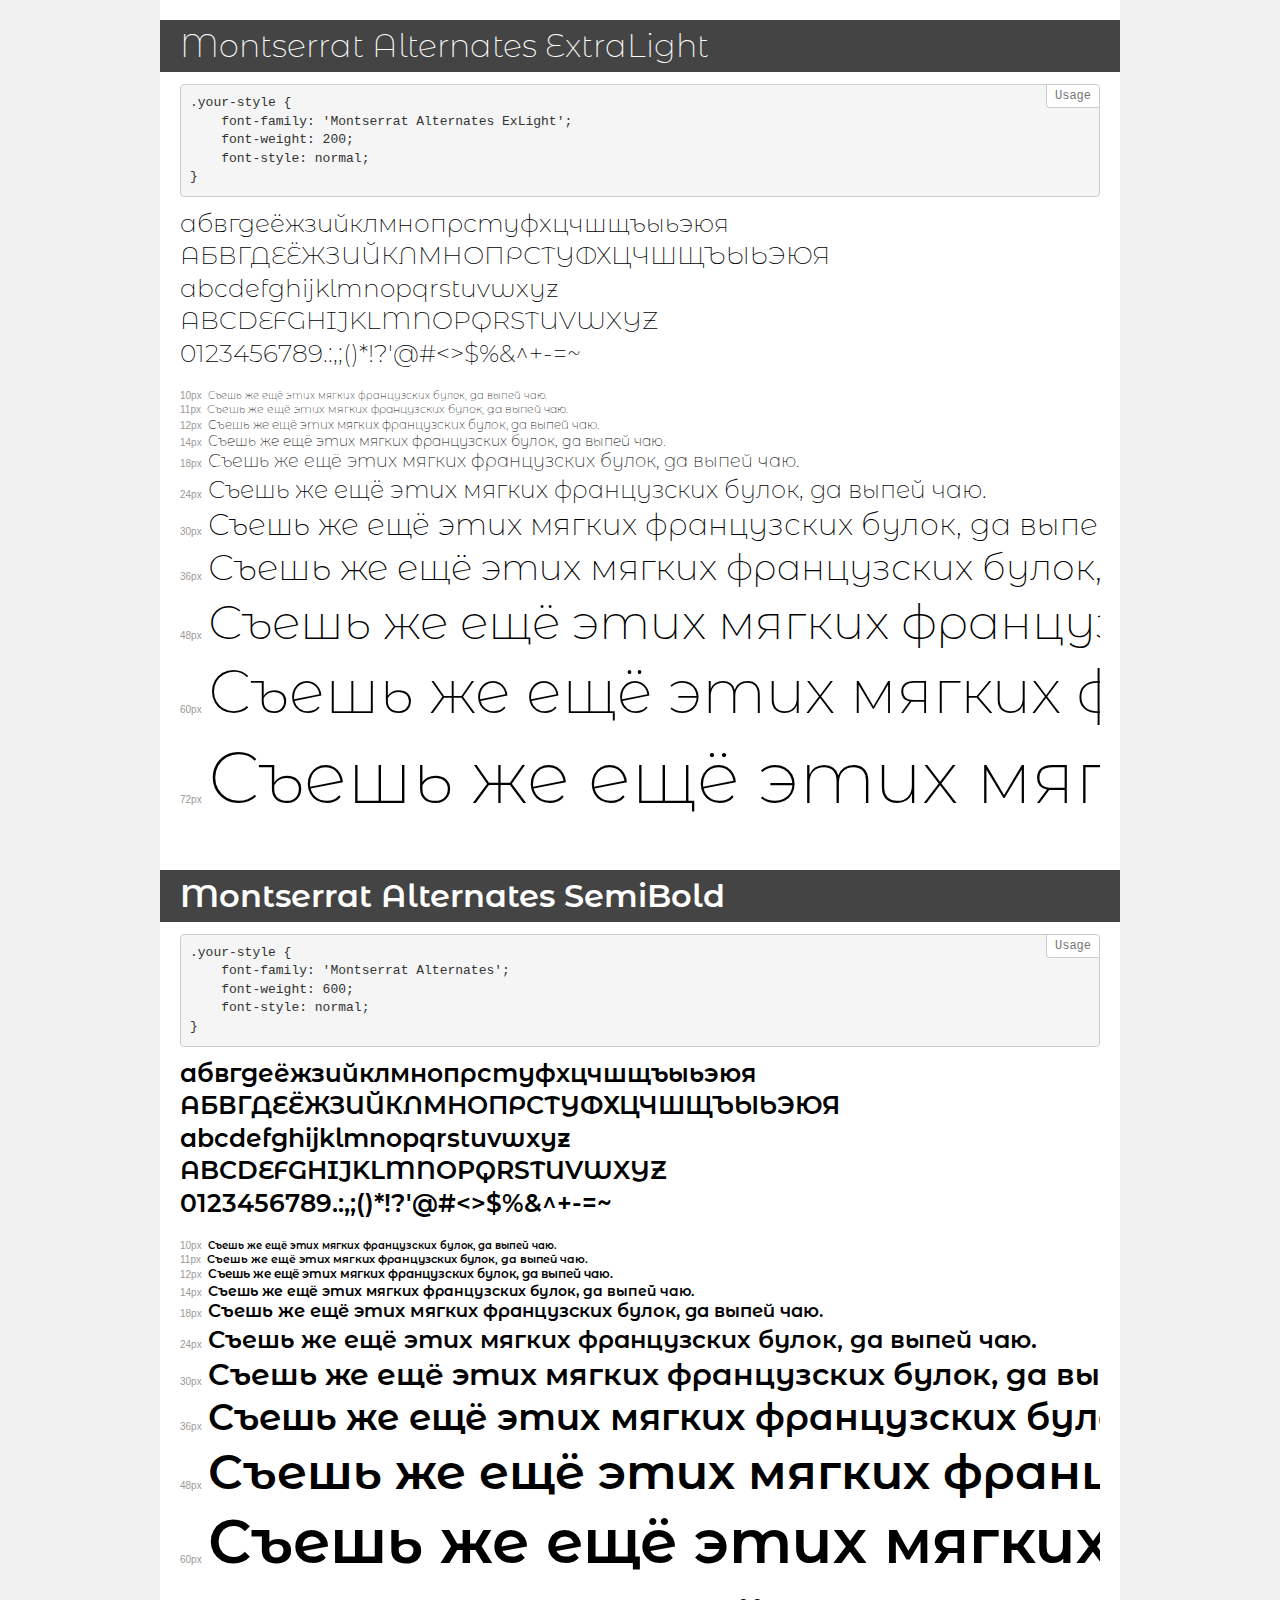
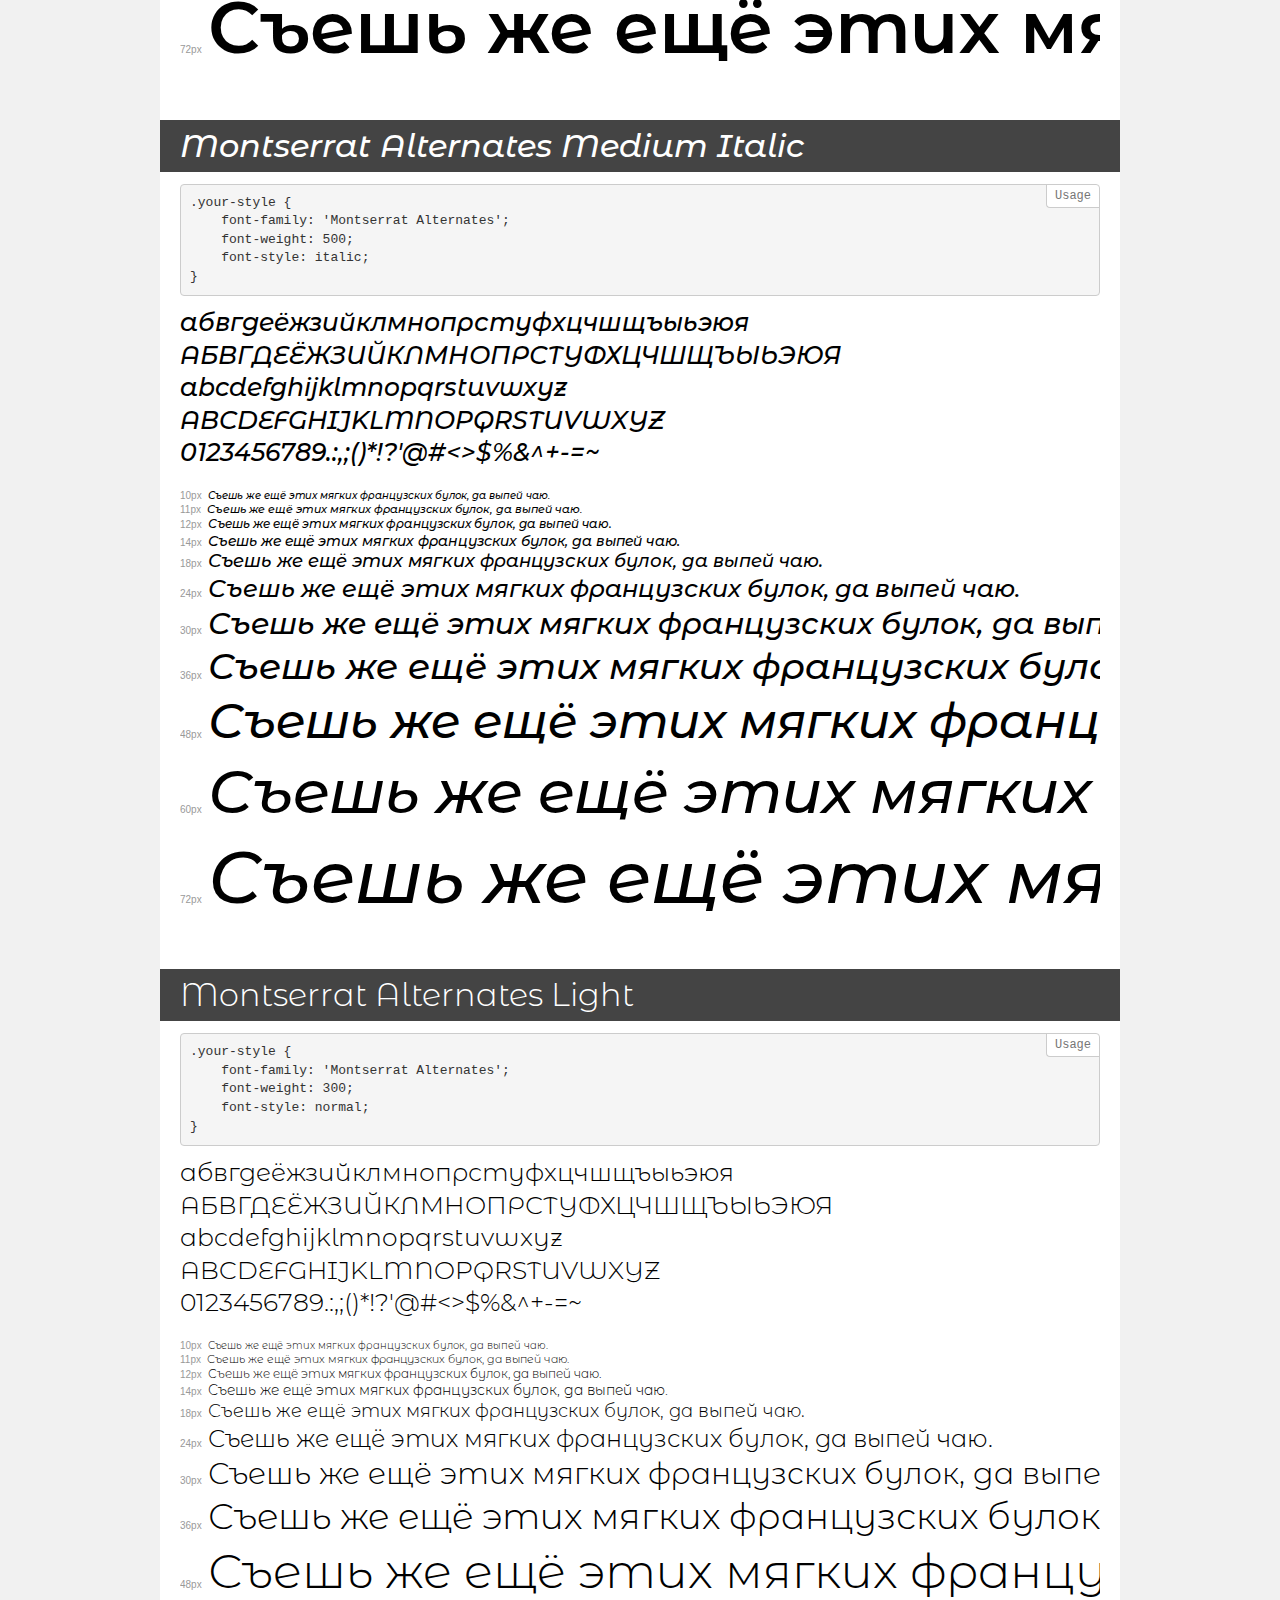
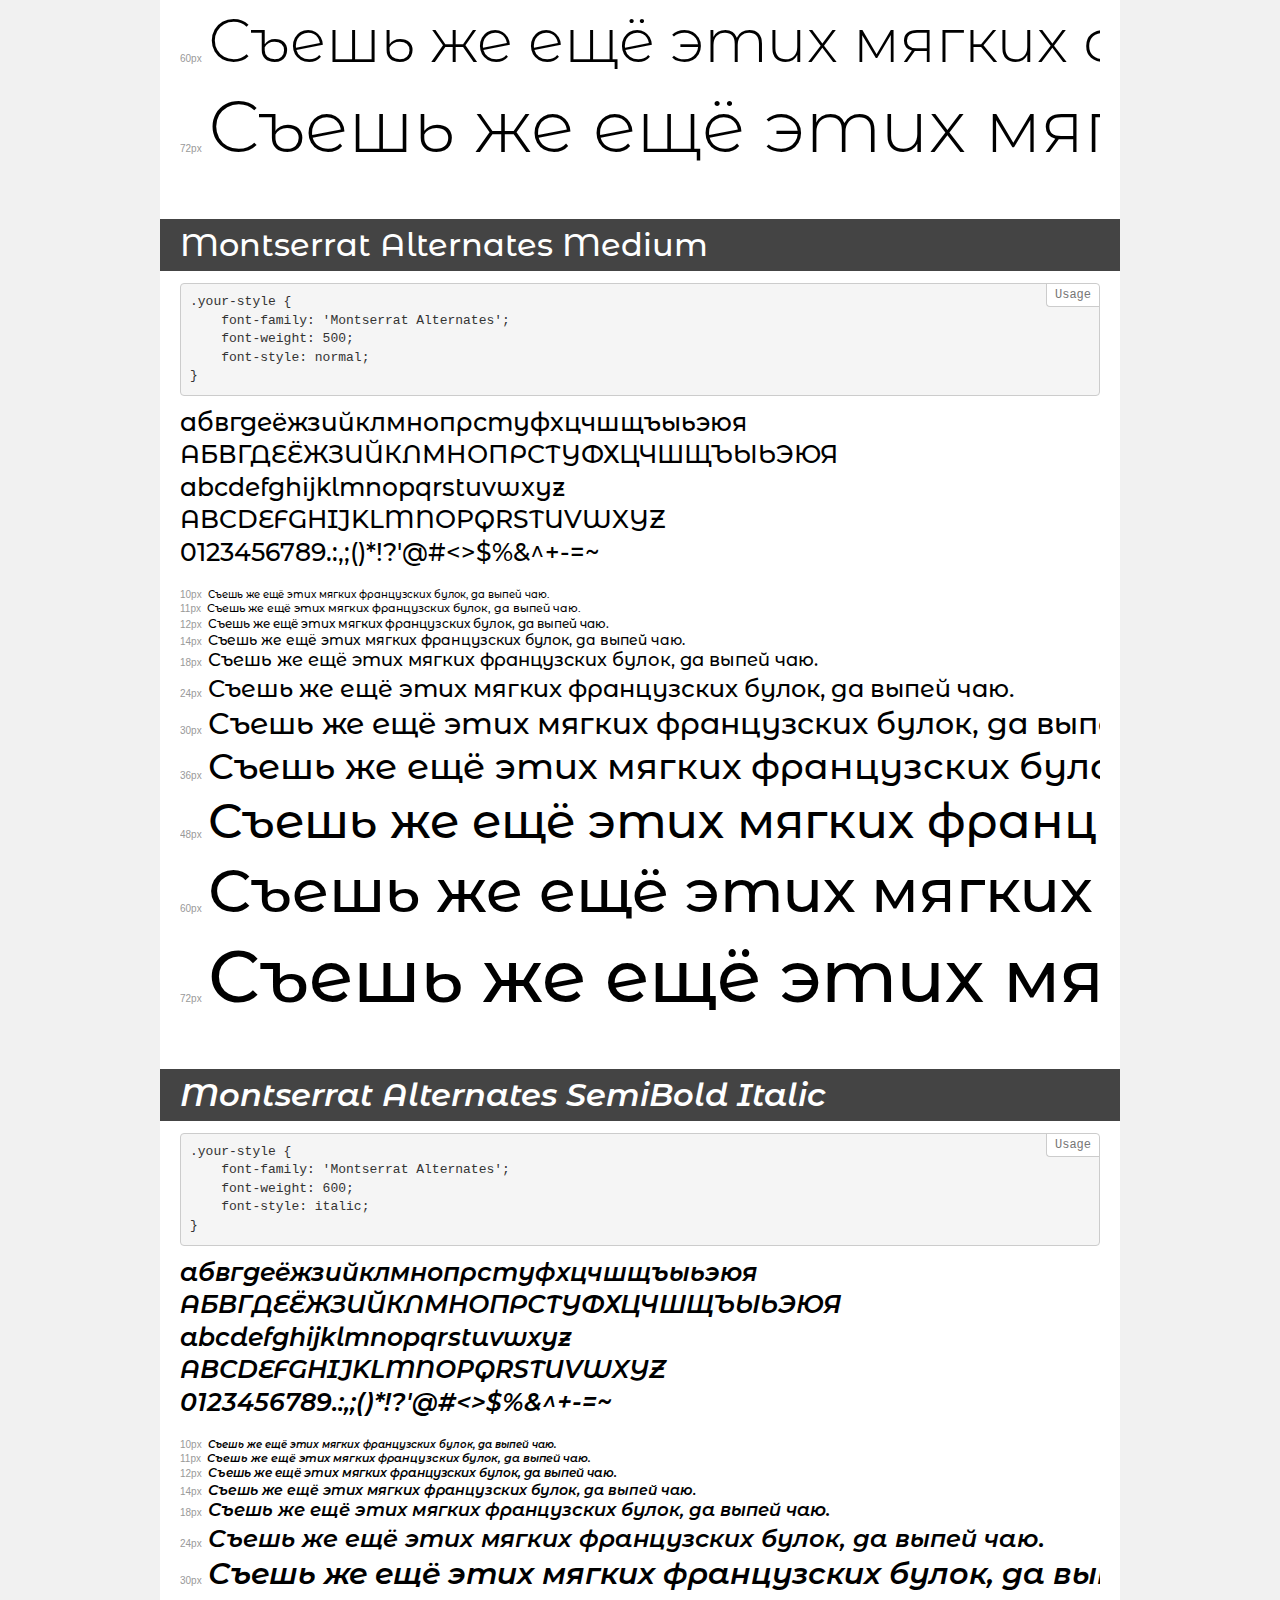
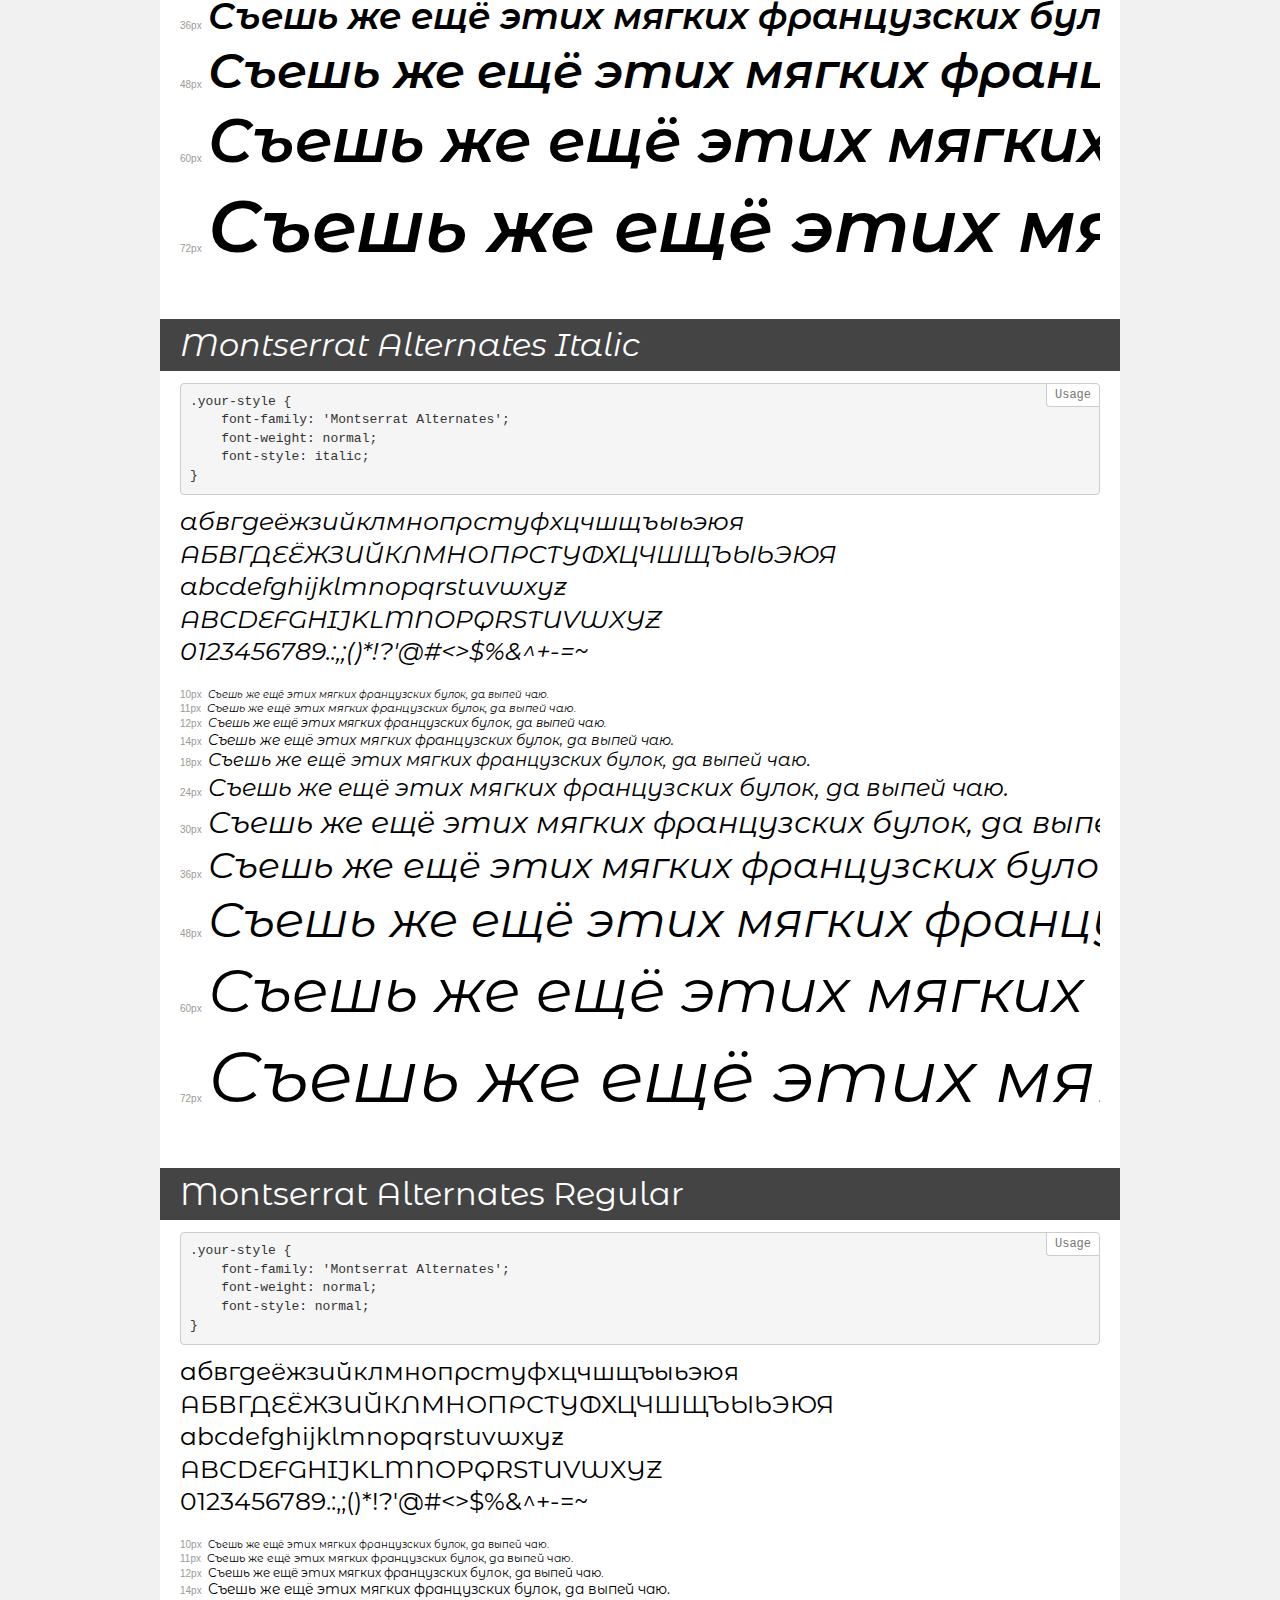
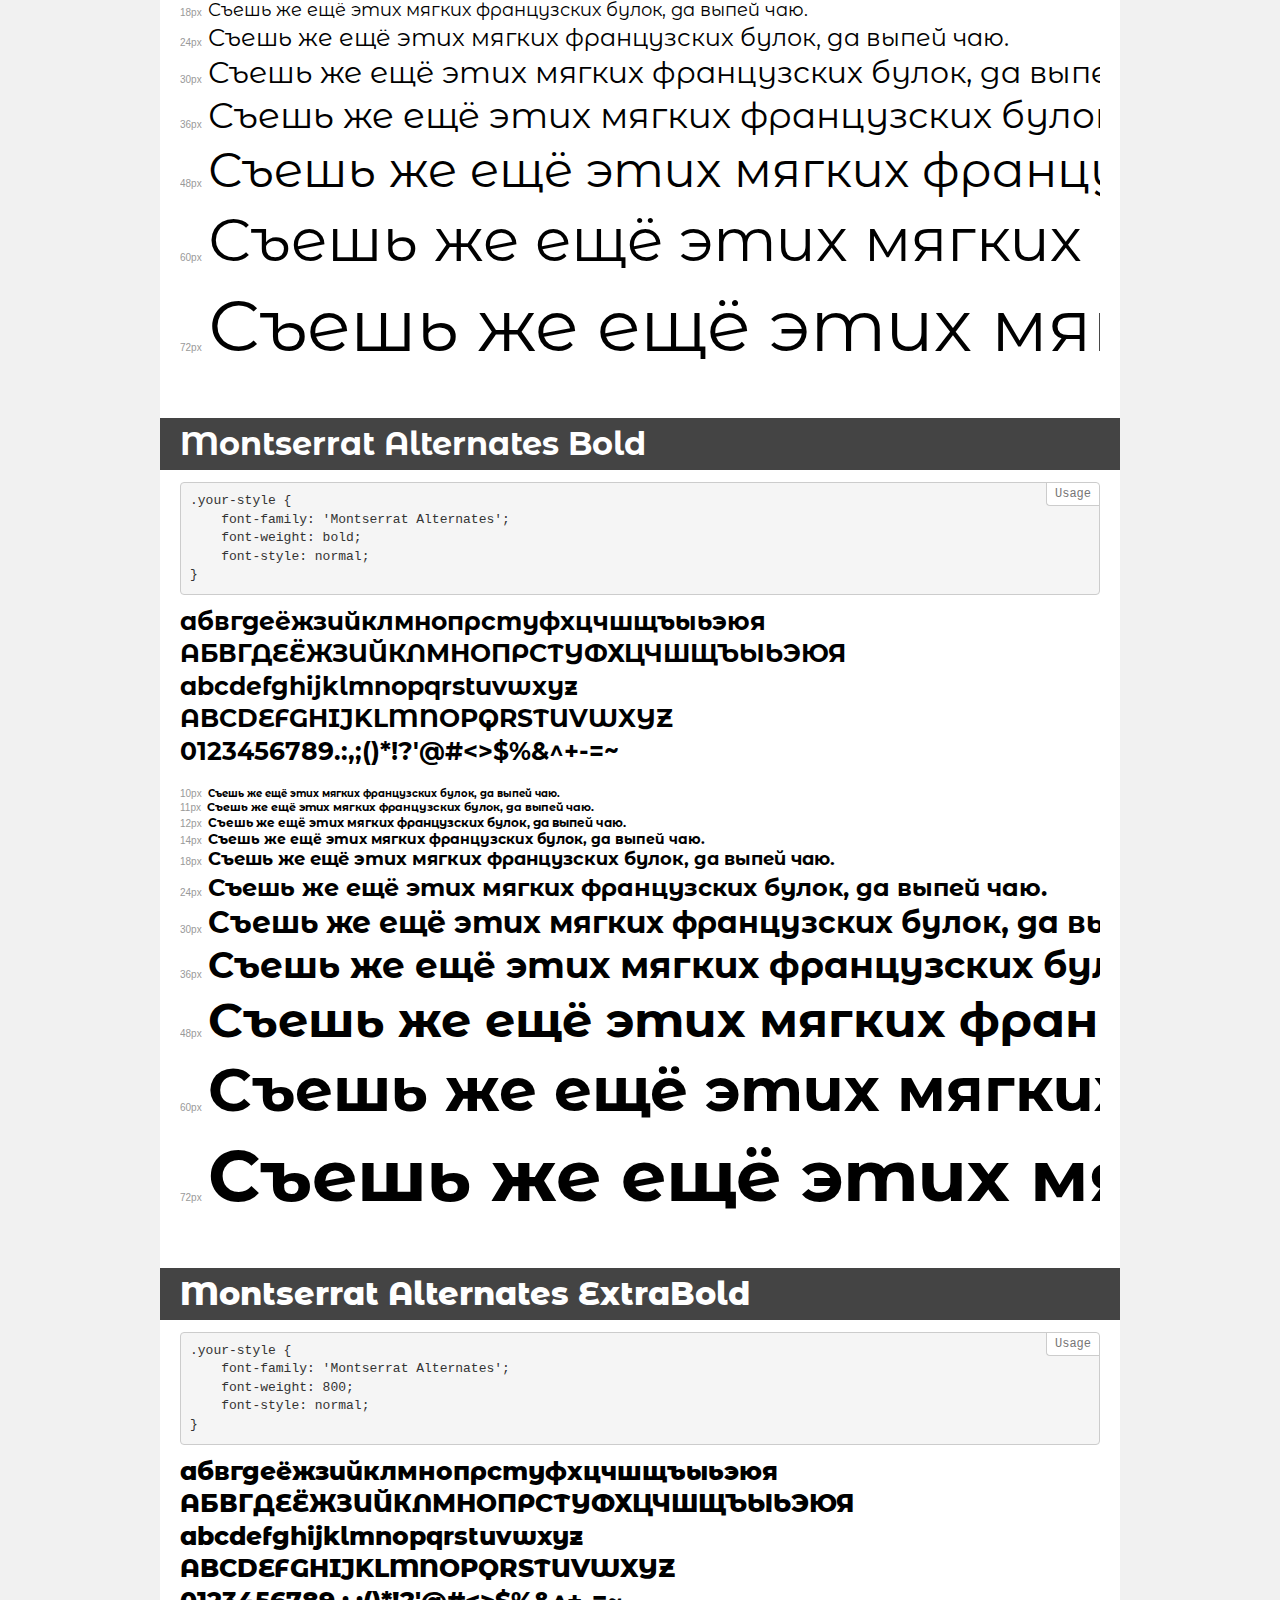
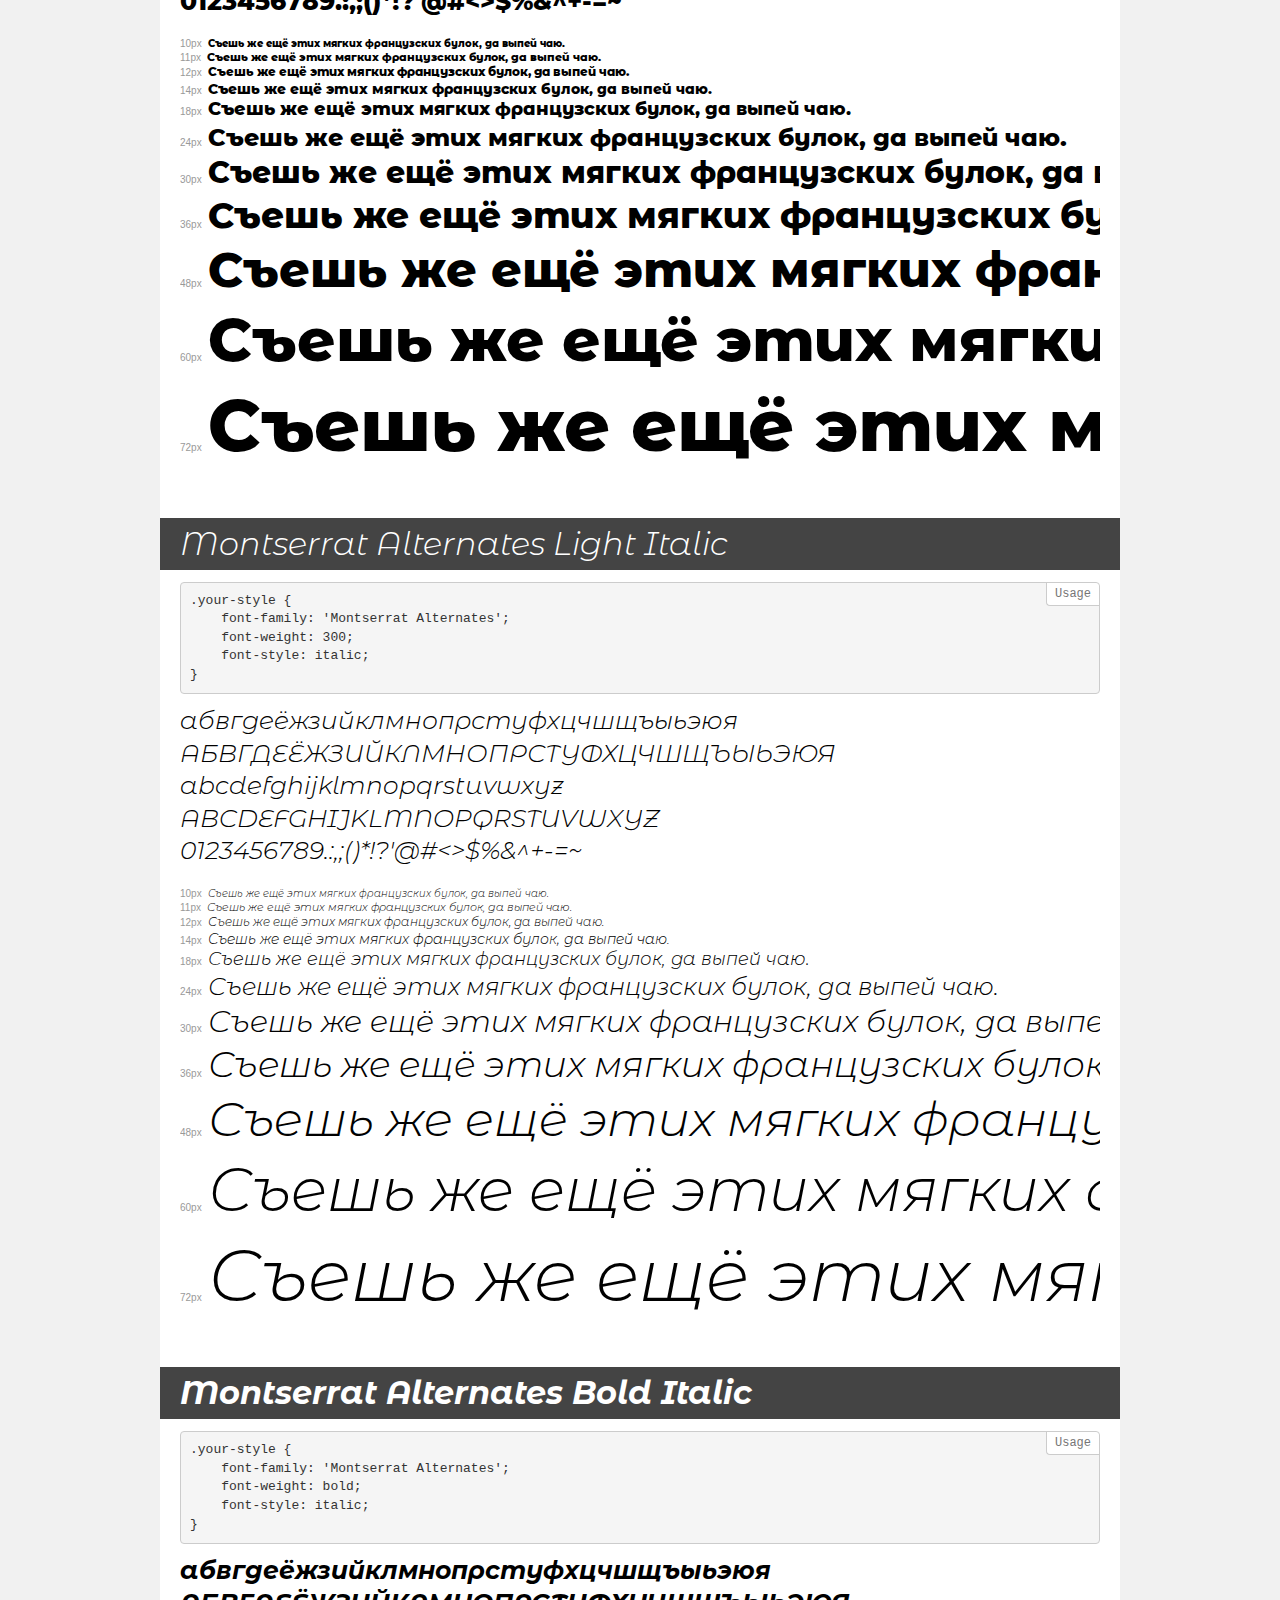
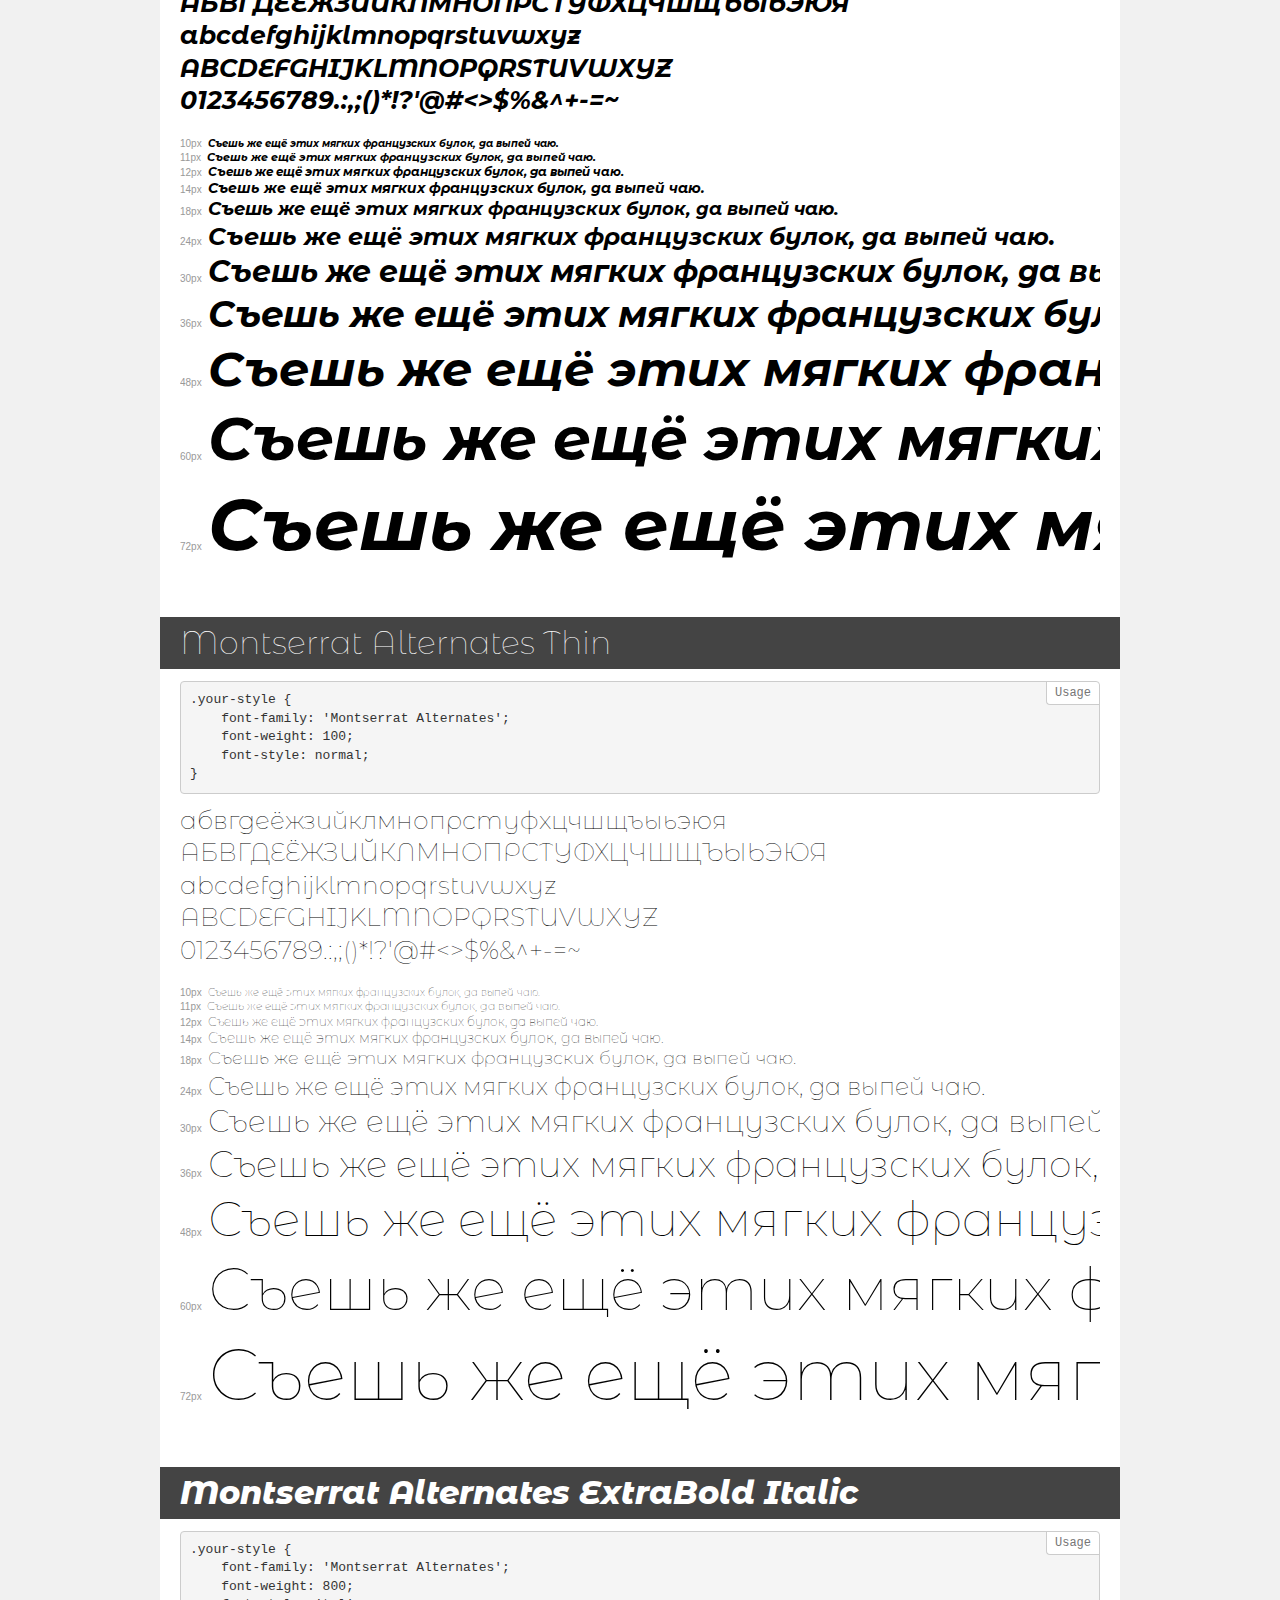
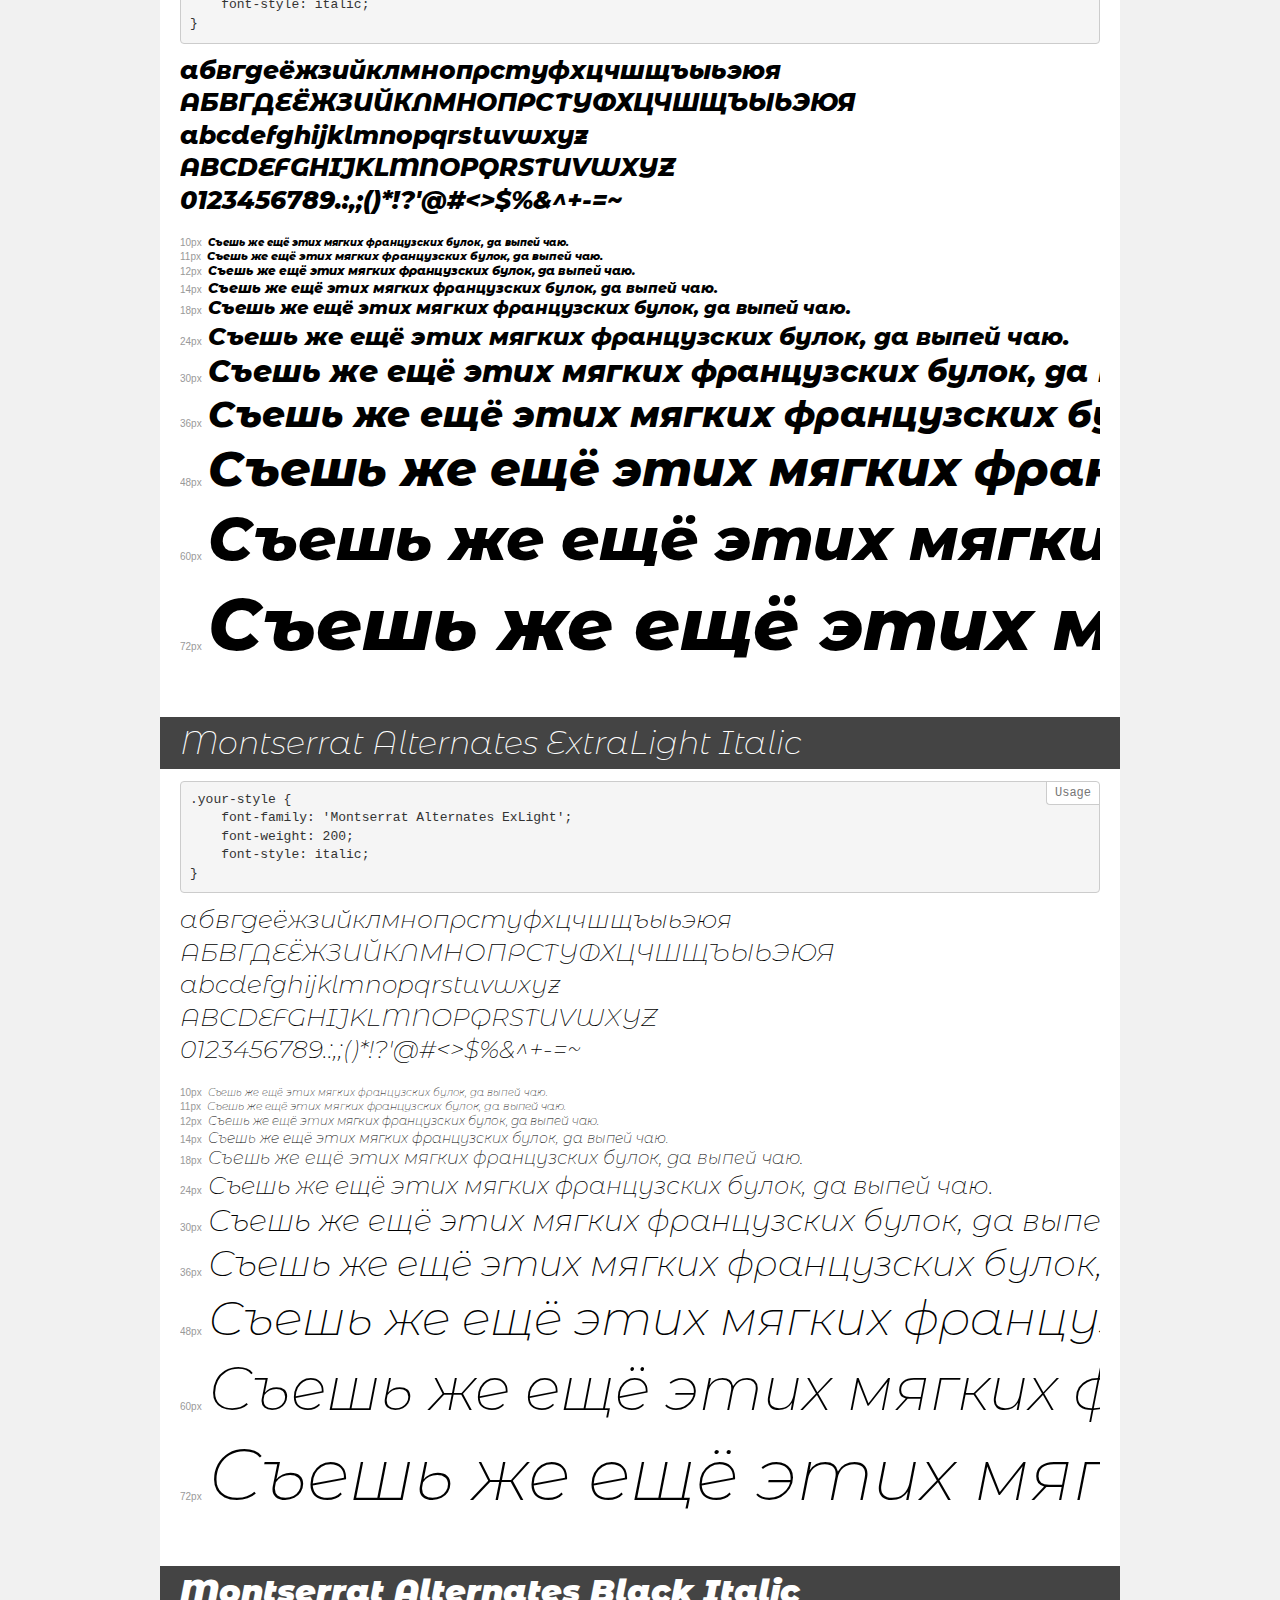
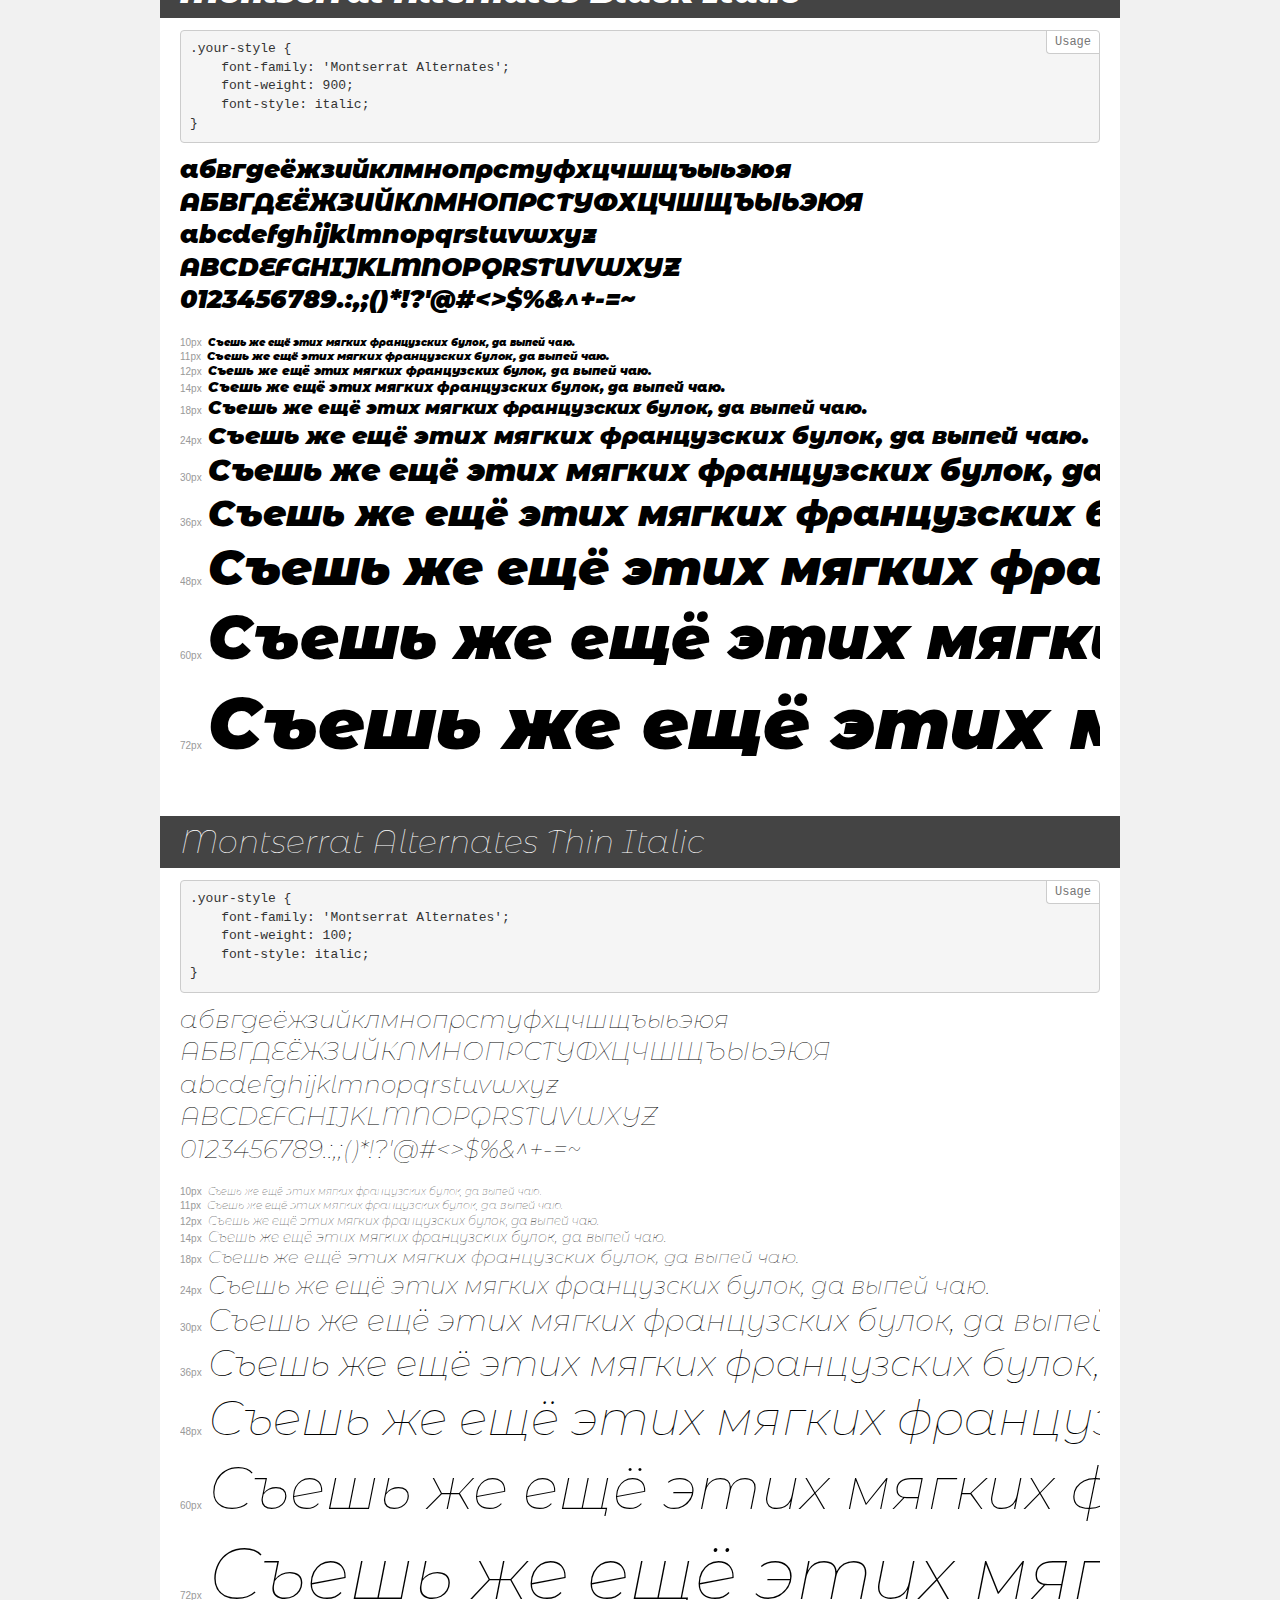
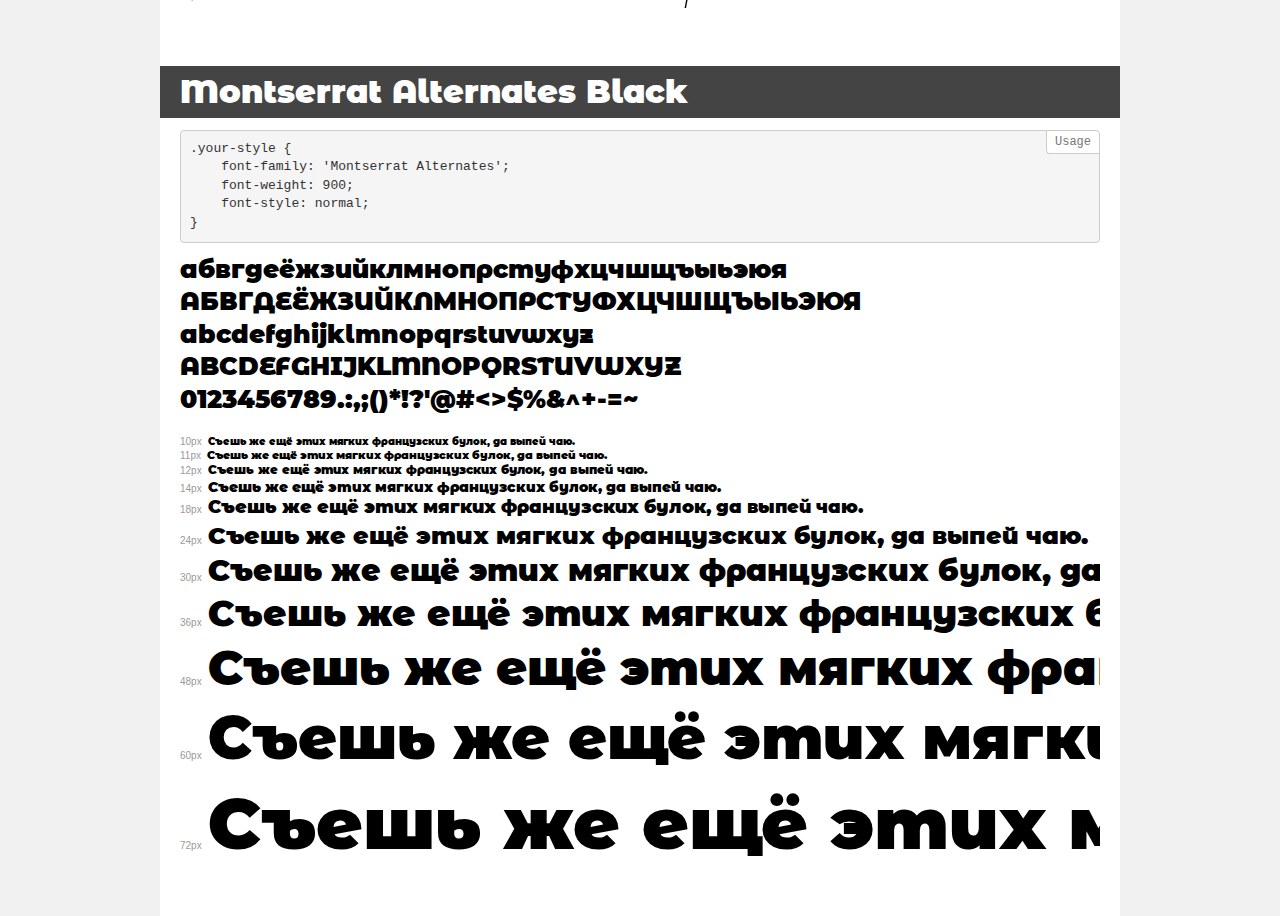
<file: fonts/MontserratAlternates/demo.html>
<!DOCTYPE html>
<html>
<head>
    <meta charset="utf-8">
    <meta http-equiv="X-UA-Compatible" content="IE=edge">
    <meta name="viewport" content="width=device-width, initial-scale=1">
    <meta name="robots" content="noindex, noarchive">
    <title>Transfonter demo</title>
    <link href="stylesheet.css" rel="stylesheet">
    <style>
        /*
        http://meyerweb.com/eric/tools/css/reset/
        v2.0 | 20110126
        License: none (public domain)
        */
        html, body, div, span, applet, object, iframe,
        h1, h2, h3, h4, h5, h6, p, blockquote, pre,
        a, abbr, acronym, address, big, cite, code,
        del, dfn, em, img, ins, kbd, q, s, samp,
        small, strike, strong, sub, sup, tt, var,
        b, u, i, center,
        dl, dt, dd, ol, ul, li,
        fieldset, form, label, legend,
        table, caption, tbody, tfoot, thead, tr, th, td,
        article, aside, canvas, details, embed,
        figure, figcaption, footer, header, hgroup,
        menu, nav, output, ruby, section, summary,
        time, mark, audio, video {
            margin: 0;
            padding: 0;
            border: 0;
            font-size: 100%;
            font: inherit;
            vertical-align: baseline;
        }
        /* HTML5 display-role reset for older browsers */
        article, aside, details, figcaption, figure,
        footer, header, hgroup, menu, nav, section {
            display: block;
        }
        body {
            line-height: 1;
        }
        ol, ul {
            list-style: none;
        }
        blockquote, q {
            quotes: none;
        }
        blockquote:before, blockquote:after,
        q:before, q:after {
            content: '';
            content: none;
        }
        table {
            border-collapse: collapse;
            border-spacing: 0;
        }
        /* common styles */
        body {
            background: #f1f1f1;
            color: #000;
        }
        .page {
            background: #fff;
            width: 920px;
            margin: 0 auto;
            padding: 20px 20px 0 20px;
            overflow: hidden;
        }
        .font-container {
            overflow-x: auto;
            overflow-y: hidden;
            margin-bottom: 40px;
            line-height: 1.3;
            white-space: nowrap;
            padding-bottom: 5px;
        }
        h1 {
            position: relative;
            background: #444;
            font-size: 32px;
            color: #fff;
            padding: 10px 20px;
            margin: 0 -20px 12px -20px;
        }
        .letters {
            font-size: 25px;
            margin-bottom: 20px;
        }
        .s10:before {
            content: '10px';
        }
        .s11:before {
            content: '11px';
        }
        .s12:before {
            content: '12px';
        }
        .s14:before {
            content: '14px';
        }
        .s18:before {
            content: '18px';
        }
        .s24:before {
            content: '24px';
        }
        .s30:before {
            content: '30px';
        }
        .s36:before {
            content: '36px';
        }
        .s48:before {
            content: '48px';
        }
        .s60:before {
            content: '60px';
        }
        .s72:before {
            content: '72px';
        }
        .s10:before, .s11:before, .s12:before, .s14:before,
        .s18:before, .s24:before, .s30:before, .s36:before,
        .s48:before, .s60:before, .s72:before {
            font-family: Arial, sans-serif;
            font-size: 10px;
            font-weight: normal;
            font-style: normal;
            color: #999;
            padding-right: 6px;
        }
        pre {
            display: block;
            position: relative;
            padding: 9px;
            margin: 0 0 10px;
            font-family: Monaco, Menlo, Consolas, "Courier New", monospace !important;
            font-size: 13px;
            line-height: 1.428571429;
            color: #333;
            font-weight: normal !important;
            font-style: normal !important;
            background-color: #f5f5f5;
            border: 1px solid #ccc;
            overflow-x: auto;
            border-radius: 4px;
        }
        pre:after {
            display: block;
            position: absolute;
            right: 0;
            top: 0;
            content: 'Usage';
            line-height: 1;
            padding: 5px 8px;
            font-size: 12px;
            color: #767676;
            background-color: #fff;
            border: 1px solid #ccc;
            border-right: none;
            border-top: none;
            border-radius: 0 4px 0 4px;
            z-index: 10;
        }
        /* responsive */
        @media (max-width: 959px) {
            .page {
                width: auto;
                margin: 0;
            }
        }
    </style>
</head>
<body>
<div class="page">
    <div class="demo" style="font-family: 'Montserrat Alternates ExLight'; font-weight: 200; font-style: normal;">
        <h1>Montserrat Alternates ExtraLight</h1>
        <pre>.your-style {
    font-family: 'Montserrat Alternates ExLight';
    font-weight: 200;
    font-style: normal;
}</pre>
        <div class="font-container">
            <p class="letters">
                абвгдеёжзийклмнопрстуфхцчшщъыьэюя<br>
АБВГДЕЁЖЗИЙКЛМНОПРСТУФХЦЧШЩЪЫЬЭЮЯ<br>
abcdefghijklmnopqrstuvwxyz<br>
ABCDEFGHIJKLMNOPQRSTUVWXYZ<br>
                0123456789.:,;()*!?'@#<>$%&^+-=~
            </p>
            <p class="s10" style="font-size: 10px;">Съешь же ещё этих мягких французских булок, да выпей чаю.</p>
            <p class="s11" style="font-size: 11px;">Съешь же ещё этих мягких французских булок, да выпей чаю.</p>
            <p class="s12" style="font-size: 12px;">Съешь же ещё этих мягких французских булок, да выпей чаю.</p>
            <p class="s14" style="font-size: 14px;">Съешь же ещё этих мягких французских булок, да выпей чаю.</p>
            <p class="s18" style="font-size: 18px;">Съешь же ещё этих мягких французских булок, да выпей чаю.</p>
            <p class="s24" style="font-size: 24px;">Съешь же ещё этих мягких французских булок, да выпей чаю.</p>
            <p class="s30" style="font-size: 30px;">Съешь же ещё этих мягких французских булок, да выпей чаю.</p>
            <p class="s36" style="font-size: 36px;">Съешь же ещё этих мягких французских булок, да выпей чаю.</p>
            <p class="s48" style="font-size: 48px;">Съешь же ещё этих мягких французских булок, да выпей чаю.</p>
            <p class="s60" style="font-size: 60px;">Съешь же ещё этих мягких французских булок, да выпей чаю.</p>
            <p class="s72" style="font-size: 72px;">Съешь же ещё этих мягких французских булок, да выпей чаю.</p>
        </div>
    </div>
    <div class="demo" style="font-family: 'Montserrat Alternates'; font-weight: 600; font-style: normal;">
        <h1>Montserrat Alternates SemiBold</h1>
        <pre>.your-style {
    font-family: 'Montserrat Alternates';
    font-weight: 600;
    font-style: normal;
}</pre>
        <div class="font-container">
            <p class="letters">
                абвгдеёжзийклмнопрстуфхцчшщъыьэюя<br>
АБВГДЕЁЖЗИЙКЛМНОПРСТУФХЦЧШЩЪЫЬЭЮЯ<br>
abcdefghijklmnopqrstuvwxyz<br>
ABCDEFGHIJKLMNOPQRSTUVWXYZ<br>
                0123456789.:,;()*!?'@#<>$%&^+-=~
            </p>
            <p class="s10" style="font-size: 10px;">Съешь же ещё этих мягких французских булок, да выпей чаю.</p>
            <p class="s11" style="font-size: 11px;">Съешь же ещё этих мягких французских булок, да выпей чаю.</p>
            <p class="s12" style="font-size: 12px;">Съешь же ещё этих мягких французских булок, да выпей чаю.</p>
            <p class="s14" style="font-size: 14px;">Съешь же ещё этих мягких французских булок, да выпей чаю.</p>
            <p class="s18" style="font-size: 18px;">Съешь же ещё этих мягких французских булок, да выпей чаю.</p>
            <p class="s24" style="font-size: 24px;">Съешь же ещё этих мягких французских булок, да выпей чаю.</p>
            <p class="s30" style="font-size: 30px;">Съешь же ещё этих мягких французских булок, да выпей чаю.</p>
            <p class="s36" style="font-size: 36px;">Съешь же ещё этих мягких французских булок, да выпей чаю.</p>
            <p class="s48" style="font-size: 48px;">Съешь же ещё этих мягких французских булок, да выпей чаю.</p>
            <p class="s60" style="font-size: 60px;">Съешь же ещё этих мягких французских булок, да выпей чаю.</p>
            <p class="s72" style="font-size: 72px;">Съешь же ещё этих мягких французских булок, да выпей чаю.</p>
        </div>
    </div>
    <div class="demo" style="font-family: 'Montserrat Alternates'; font-weight: 500; font-style: italic;">
        <h1>Montserrat Alternates Medium Italic</h1>
        <pre>.your-style {
    font-family: 'Montserrat Alternates';
    font-weight: 500;
    font-style: italic;
}</pre>
        <div class="font-container">
            <p class="letters">
                абвгдеёжзийклмнопрстуфхцчшщъыьэюя<br>
АБВГДЕЁЖЗИЙКЛМНОПРСТУФХЦЧШЩЪЫЬЭЮЯ<br>
abcdefghijklmnopqrstuvwxyz<br>
ABCDEFGHIJKLMNOPQRSTUVWXYZ<br>
                0123456789.:,;()*!?'@#<>$%&^+-=~
            </p>
            <p class="s10" style="font-size: 10px;">Съешь же ещё этих мягких французских булок, да выпей чаю.</p>
            <p class="s11" style="font-size: 11px;">Съешь же ещё этих мягких французских булок, да выпей чаю.</p>
            <p class="s12" style="font-size: 12px;">Съешь же ещё этих мягких французских булок, да выпей чаю.</p>
            <p class="s14" style="font-size: 14px;">Съешь же ещё этих мягких французских булок, да выпей чаю.</p>
            <p class="s18" style="font-size: 18px;">Съешь же ещё этих мягких французских булок, да выпей чаю.</p>
            <p class="s24" style="font-size: 24px;">Съешь же ещё этих мягких французских булок, да выпей чаю.</p>
            <p class="s30" style="font-size: 30px;">Съешь же ещё этих мягких французских булок, да выпей чаю.</p>
            <p class="s36" style="font-size: 36px;">Съешь же ещё этих мягких французских булок, да выпей чаю.</p>
            <p class="s48" style="font-size: 48px;">Съешь же ещё этих мягких французских булок, да выпей чаю.</p>
            <p class="s60" style="font-size: 60px;">Съешь же ещё этих мягких французских булок, да выпей чаю.</p>
            <p class="s72" style="font-size: 72px;">Съешь же ещё этих мягких французских булок, да выпей чаю.</p>
        </div>
    </div>
    <div class="demo" style="font-family: 'Montserrat Alternates'; font-weight: 300; font-style: normal;">
        <h1>Montserrat Alternates Light</h1>
        <pre>.your-style {
    font-family: 'Montserrat Alternates';
    font-weight: 300;
    font-style: normal;
}</pre>
        <div class="font-container">
            <p class="letters">
                абвгдеёжзийклмнопрстуфхцчшщъыьэюя<br>
АБВГДЕЁЖЗИЙКЛМНОПРСТУФХЦЧШЩЪЫЬЭЮЯ<br>
abcdefghijklmnopqrstuvwxyz<br>
ABCDEFGHIJKLMNOPQRSTUVWXYZ<br>
                0123456789.:,;()*!?'@#<>$%&^+-=~
            </p>
            <p class="s10" style="font-size: 10px;">Съешь же ещё этих мягких французских булок, да выпей чаю.</p>
            <p class="s11" style="font-size: 11px;">Съешь же ещё этих мягких французских булок, да выпей чаю.</p>
            <p class="s12" style="font-size: 12px;">Съешь же ещё этих мягких французских булок, да выпей чаю.</p>
            <p class="s14" style="font-size: 14px;">Съешь же ещё этих мягких французских булок, да выпей чаю.</p>
            <p class="s18" style="font-size: 18px;">Съешь же ещё этих мягких французских булок, да выпей чаю.</p>
            <p class="s24" style="font-size: 24px;">Съешь же ещё этих мягких французских булок, да выпей чаю.</p>
            <p class="s30" style="font-size: 30px;">Съешь же ещё этих мягких французских булок, да выпей чаю.</p>
            <p class="s36" style="font-size: 36px;">Съешь же ещё этих мягких французских булок, да выпей чаю.</p>
            <p class="s48" style="font-size: 48px;">Съешь же ещё этих мягких французских булок, да выпей чаю.</p>
            <p class="s60" style="font-size: 60px;">Съешь же ещё этих мягких французских булок, да выпей чаю.</p>
            <p class="s72" style="font-size: 72px;">Съешь же ещё этих мягких французских булок, да выпей чаю.</p>
        </div>
    </div>
    <div class="demo" style="font-family: 'Montserrat Alternates'; font-weight: 500; font-style: normal;">
        <h1>Montserrat Alternates Medium</h1>
        <pre>.your-style {
    font-family: 'Montserrat Alternates';
    font-weight: 500;
    font-style: normal;
}</pre>
        <div class="font-container">
            <p class="letters">
                абвгдеёжзийклмнопрстуфхцчшщъыьэюя<br>
АБВГДЕЁЖЗИЙКЛМНОПРСТУФХЦЧШЩЪЫЬЭЮЯ<br>
abcdefghijklmnopqrstuvwxyz<br>
ABCDEFGHIJKLMNOPQRSTUVWXYZ<br>
                0123456789.:,;()*!?'@#<>$%&^+-=~
            </p>
            <p class="s10" style="font-size: 10px;">Съешь же ещё этих мягких французских булок, да выпей чаю.</p>
            <p class="s11" style="font-size: 11px;">Съешь же ещё этих мягких французских булок, да выпей чаю.</p>
            <p class="s12" style="font-size: 12px;">Съешь же ещё этих мягких французских булок, да выпей чаю.</p>
            <p class="s14" style="font-size: 14px;">Съешь же ещё этих мягких французских булок, да выпей чаю.</p>
            <p class="s18" style="font-size: 18px;">Съешь же ещё этих мягких французских булок, да выпей чаю.</p>
            <p class="s24" style="font-size: 24px;">Съешь же ещё этих мягких французских булок, да выпей чаю.</p>
            <p class="s30" style="font-size: 30px;">Съешь же ещё этих мягких французских булок, да выпей чаю.</p>
            <p class="s36" style="font-size: 36px;">Съешь же ещё этих мягких французских булок, да выпей чаю.</p>
            <p class="s48" style="font-size: 48px;">Съешь же ещё этих мягких французских булок, да выпей чаю.</p>
            <p class="s60" style="font-size: 60px;">Съешь же ещё этих мягких французских булок, да выпей чаю.</p>
            <p class="s72" style="font-size: 72px;">Съешь же ещё этих мягких французских булок, да выпей чаю.</p>
        </div>
    </div>
    <div class="demo" style="font-family: 'Montserrat Alternates'; font-weight: 600; font-style: italic;">
        <h1>Montserrat Alternates SemiBold Italic</h1>
        <pre>.your-style {
    font-family: 'Montserrat Alternates';
    font-weight: 600;
    font-style: italic;
}</pre>
        <div class="font-container">
            <p class="letters">
                абвгдеёжзийклмнопрстуфхцчшщъыьэюя<br>
АБВГДЕЁЖЗИЙКЛМНОПРСТУФХЦЧШЩЪЫЬЭЮЯ<br>
abcdefghijklmnopqrstuvwxyz<br>
ABCDEFGHIJKLMNOPQRSTUVWXYZ<br>
                0123456789.:,;()*!?'@#<>$%&^+-=~
            </p>
            <p class="s10" style="font-size: 10px;">Съешь же ещё этих мягких французских булок, да выпей чаю.</p>
            <p class="s11" style="font-size: 11px;">Съешь же ещё этих мягких французских булок, да выпей чаю.</p>
            <p class="s12" style="font-size: 12px;">Съешь же ещё этих мягких французских булок, да выпей чаю.</p>
            <p class="s14" style="font-size: 14px;">Съешь же ещё этих мягких французских булок, да выпей чаю.</p>
            <p class="s18" style="font-size: 18px;">Съешь же ещё этих мягких французских булок, да выпей чаю.</p>
            <p class="s24" style="font-size: 24px;">Съешь же ещё этих мягких французских булок, да выпей чаю.</p>
            <p class="s30" style="font-size: 30px;">Съешь же ещё этих мягких французских булок, да выпей чаю.</p>
            <p class="s36" style="font-size: 36px;">Съешь же ещё этих мягких французских булок, да выпей чаю.</p>
            <p class="s48" style="font-size: 48px;">Съешь же ещё этих мягких французских булок, да выпей чаю.</p>
            <p class="s60" style="font-size: 60px;">Съешь же ещё этих мягких французских булок, да выпей чаю.</p>
            <p class="s72" style="font-size: 72px;">Съешь же ещё этих мягких французских булок, да выпей чаю.</p>
        </div>
    </div>
    <div class="demo" style="font-family: 'Montserrat Alternates'; font-weight: normal; font-style: italic;">
        <h1>Montserrat Alternates Italic</h1>
        <pre>.your-style {
    font-family: 'Montserrat Alternates';
    font-weight: normal;
    font-style: italic;
}</pre>
        <div class="font-container">
            <p class="letters">
                абвгдеёжзийклмнопрстуфхцчшщъыьэюя<br>
АБВГДЕЁЖЗИЙКЛМНОПРСТУФХЦЧШЩЪЫЬЭЮЯ<br>
abcdefghijklmnopqrstuvwxyz<br>
ABCDEFGHIJKLMNOPQRSTUVWXYZ<br>
                0123456789.:,;()*!?'@#<>$%&^+-=~
            </p>
            <p class="s10" style="font-size: 10px;">Съешь же ещё этих мягких французских булок, да выпей чаю.</p>
            <p class="s11" style="font-size: 11px;">Съешь же ещё этих мягких французских булок, да выпей чаю.</p>
            <p class="s12" style="font-size: 12px;">Съешь же ещё этих мягких французских булок, да выпей чаю.</p>
            <p class="s14" style="font-size: 14px;">Съешь же ещё этих мягких французских булок, да выпей чаю.</p>
            <p class="s18" style="font-size: 18px;">Съешь же ещё этих мягких французских булок, да выпей чаю.</p>
            <p class="s24" style="font-size: 24px;">Съешь же ещё этих мягких французских булок, да выпей чаю.</p>
            <p class="s30" style="font-size: 30px;">Съешь же ещё этих мягких французских булок, да выпей чаю.</p>
            <p class="s36" style="font-size: 36px;">Съешь же ещё этих мягких французских булок, да выпей чаю.</p>
            <p class="s48" style="font-size: 48px;">Съешь же ещё этих мягких французских булок, да выпей чаю.</p>
            <p class="s60" style="font-size: 60px;">Съешь же ещё этих мягких французских булок, да выпей чаю.</p>
            <p class="s72" style="font-size: 72px;">Съешь же ещё этих мягких французских булок, да выпей чаю.</p>
        </div>
    </div>
    <div class="demo" style="font-family: 'Montserrat Alternates'; font-weight: normal; font-style: normal;">
        <h1>Montserrat Alternates Regular</h1>
        <pre>.your-style {
    font-family: 'Montserrat Alternates';
    font-weight: normal;
    font-style: normal;
}</pre>
        <div class="font-container">
            <p class="letters">
                абвгдеёжзийклмнопрстуфхцчшщъыьэюя<br>
АБВГДЕЁЖЗИЙКЛМНОПРСТУФХЦЧШЩЪЫЬЭЮЯ<br>
abcdefghijklmnopqrstuvwxyz<br>
ABCDEFGHIJKLMNOPQRSTUVWXYZ<br>
                0123456789.:,;()*!?'@#<>$%&^+-=~
            </p>
            <p class="s10" style="font-size: 10px;">Съешь же ещё этих мягких французских булок, да выпей чаю.</p>
            <p class="s11" style="font-size: 11px;">Съешь же ещё этих мягких французских булок, да выпей чаю.</p>
            <p class="s12" style="font-size: 12px;">Съешь же ещё этих мягких французских булок, да выпей чаю.</p>
            <p class="s14" style="font-size: 14px;">Съешь же ещё этих мягких французских булок, да выпей чаю.</p>
            <p class="s18" style="font-size: 18px;">Съешь же ещё этих мягких французских булок, да выпей чаю.</p>
            <p class="s24" style="font-size: 24px;">Съешь же ещё этих мягких французских булок, да выпей чаю.</p>
            <p class="s30" style="font-size: 30px;">Съешь же ещё этих мягких французских булок, да выпей чаю.</p>
            <p class="s36" style="font-size: 36px;">Съешь же ещё этих мягких французских булок, да выпей чаю.</p>
            <p class="s48" style="font-size: 48px;">Съешь же ещё этих мягких французских булок, да выпей чаю.</p>
            <p class="s60" style="font-size: 60px;">Съешь же ещё этих мягких французских булок, да выпей чаю.</p>
            <p class="s72" style="font-size: 72px;">Съешь же ещё этих мягких французских булок, да выпей чаю.</p>
        </div>
    </div>
    <div class="demo" style="font-family: 'Montserrat Alternates'; font-weight: bold; font-style: normal;">
        <h1>Montserrat Alternates Bold</h1>
        <pre>.your-style {
    font-family: 'Montserrat Alternates';
    font-weight: bold;
    font-style: normal;
}</pre>
        <div class="font-container">
            <p class="letters">
                абвгдеёжзийклмнопрстуфхцчшщъыьэюя<br>
АБВГДЕЁЖЗИЙКЛМНОПРСТУФХЦЧШЩЪЫЬЭЮЯ<br>
abcdefghijklmnopqrstuvwxyz<br>
ABCDEFGHIJKLMNOPQRSTUVWXYZ<br>
                0123456789.:,;()*!?'@#<>$%&^+-=~
            </p>
            <p class="s10" style="font-size: 10px;">Съешь же ещё этих мягких французских булок, да выпей чаю.</p>
            <p class="s11" style="font-size: 11px;">Съешь же ещё этих мягких французских булок, да выпей чаю.</p>
            <p class="s12" style="font-size: 12px;">Съешь же ещё этих мягких французских булок, да выпей чаю.</p>
            <p class="s14" style="font-size: 14px;">Съешь же ещё этих мягких французских булок, да выпей чаю.</p>
            <p class="s18" style="font-size: 18px;">Съешь же ещё этих мягких французских булок, да выпей чаю.</p>
            <p class="s24" style="font-size: 24px;">Съешь же ещё этих мягких французских булок, да выпей чаю.</p>
            <p class="s30" style="font-size: 30px;">Съешь же ещё этих мягких французских булок, да выпей чаю.</p>
            <p class="s36" style="font-size: 36px;">Съешь же ещё этих мягких французских булок, да выпей чаю.</p>
            <p class="s48" style="font-size: 48px;">Съешь же ещё этих мягких французских булок, да выпей чаю.</p>
            <p class="s60" style="font-size: 60px;">Съешь же ещё этих мягких французских булок, да выпей чаю.</p>
            <p class="s72" style="font-size: 72px;">Съешь же ещё этих мягких французских булок, да выпей чаю.</p>
        </div>
    </div>
    <div class="demo" style="font-family: 'Montserrat Alternates'; font-weight: 800; font-style: normal;">
        <h1>Montserrat Alternates ExtraBold</h1>
        <pre>.your-style {
    font-family: 'Montserrat Alternates';
    font-weight: 800;
    font-style: normal;
}</pre>
        <div class="font-container">
            <p class="letters">
                абвгдеёжзийклмнопрстуфхцчшщъыьэюя<br>
АБВГДЕЁЖЗИЙКЛМНОПРСТУФХЦЧШЩЪЫЬЭЮЯ<br>
abcdefghijklmnopqrstuvwxyz<br>
ABCDEFGHIJKLMNOPQRSTUVWXYZ<br>
                0123456789.:,;()*!?'@#<>$%&^+-=~
            </p>
            <p class="s10" style="font-size: 10px;">Съешь же ещё этих мягких французских булок, да выпей чаю.</p>
            <p class="s11" style="font-size: 11px;">Съешь же ещё этих мягких французских булок, да выпей чаю.</p>
            <p class="s12" style="font-size: 12px;">Съешь же ещё этих мягких французских булок, да выпей чаю.</p>
            <p class="s14" style="font-size: 14px;">Съешь же ещё этих мягких французских булок, да выпей чаю.</p>
            <p class="s18" style="font-size: 18px;">Съешь же ещё этих мягких французских булок, да выпей чаю.</p>
            <p class="s24" style="font-size: 24px;">Съешь же ещё этих мягких французских булок, да выпей чаю.</p>
            <p class="s30" style="font-size: 30px;">Съешь же ещё этих мягких французских булок, да выпей чаю.</p>
            <p class="s36" style="font-size: 36px;">Съешь же ещё этих мягких французских булок, да выпей чаю.</p>
            <p class="s48" style="font-size: 48px;">Съешь же ещё этих мягких французских булок, да выпей чаю.</p>
            <p class="s60" style="font-size: 60px;">Съешь же ещё этих мягких французских булок, да выпей чаю.</p>
            <p class="s72" style="font-size: 72px;">Съешь же ещё этих мягких французских булок, да выпей чаю.</p>
        </div>
    </div>
    <div class="demo" style="font-family: 'Montserrat Alternates'; font-weight: 300; font-style: italic;">
        <h1>Montserrat Alternates Light Italic</h1>
        <pre>.your-style {
    font-family: 'Montserrat Alternates';
    font-weight: 300;
    font-style: italic;
}</pre>
        <div class="font-container">
            <p class="letters">
                абвгдеёжзийклмнопрстуфхцчшщъыьэюя<br>
АБВГДЕЁЖЗИЙКЛМНОПРСТУФХЦЧШЩЪЫЬЭЮЯ<br>
abcdefghijklmnopqrstuvwxyz<br>
ABCDEFGHIJKLMNOPQRSTUVWXYZ<br>
                0123456789.:,;()*!?'@#<>$%&^+-=~
            </p>
            <p class="s10" style="font-size: 10px;">Съешь же ещё этих мягких французских булок, да выпей чаю.</p>
            <p class="s11" style="font-size: 11px;">Съешь же ещё этих мягких французских булок, да выпей чаю.</p>
            <p class="s12" style="font-size: 12px;">Съешь же ещё этих мягких французских булок, да выпей чаю.</p>
            <p class="s14" style="font-size: 14px;">Съешь же ещё этих мягких французских булок, да выпей чаю.</p>
            <p class="s18" style="font-size: 18px;">Съешь же ещё этих мягких французских булок, да выпей чаю.</p>
            <p class="s24" style="font-size: 24px;">Съешь же ещё этих мягких французских булок, да выпей чаю.</p>
            <p class="s30" style="font-size: 30px;">Съешь же ещё этих мягких французских булок, да выпей чаю.</p>
            <p class="s36" style="font-size: 36px;">Съешь же ещё этих мягких французских булок, да выпей чаю.</p>
            <p class="s48" style="font-size: 48px;">Съешь же ещё этих мягких французских булок, да выпей чаю.</p>
            <p class="s60" style="font-size: 60px;">Съешь же ещё этих мягких французских булок, да выпей чаю.</p>
            <p class="s72" style="font-size: 72px;">Съешь же ещё этих мягких французских булок, да выпей чаю.</p>
        </div>
    </div>
    <div class="demo" style="font-family: 'Montserrat Alternates'; font-weight: bold; font-style: italic;">
        <h1>Montserrat Alternates Bold Italic</h1>
        <pre>.your-style {
    font-family: 'Montserrat Alternates';
    font-weight: bold;
    font-style: italic;
}</pre>
        <div class="font-container">
            <p class="letters">
                абвгдеёжзийклмнопрстуфхцчшщъыьэюя<br>
АБВГДЕЁЖЗИЙКЛМНОПРСТУФХЦЧШЩЪЫЬЭЮЯ<br>
abcdefghijklmnopqrstuvwxyz<br>
ABCDEFGHIJKLMNOPQRSTUVWXYZ<br>
                0123456789.:,;()*!?'@#<>$%&^+-=~
            </p>
            <p class="s10" style="font-size: 10px;">Съешь же ещё этих мягких французских булок, да выпей чаю.</p>
            <p class="s11" style="font-size: 11px;">Съешь же ещё этих мягких французских булок, да выпей чаю.</p>
            <p class="s12" style="font-size: 12px;">Съешь же ещё этих мягких французских булок, да выпей чаю.</p>
            <p class="s14" style="font-size: 14px;">Съешь же ещё этих мягких французских булок, да выпей чаю.</p>
            <p class="s18" style="font-size: 18px;">Съешь же ещё этих мягких французских булок, да выпей чаю.</p>
            <p class="s24" style="font-size: 24px;">Съешь же ещё этих мягких французских булок, да выпей чаю.</p>
            <p class="s30" style="font-size: 30px;">Съешь же ещё этих мягких французских булок, да выпей чаю.</p>
            <p class="s36" style="font-size: 36px;">Съешь же ещё этих мягких французских булок, да выпей чаю.</p>
            <p class="s48" style="font-size: 48px;">Съешь же ещё этих мягких французских булок, да выпей чаю.</p>
            <p class="s60" style="font-size: 60px;">Съешь же ещё этих мягких французских булок, да выпей чаю.</p>
            <p class="s72" style="font-size: 72px;">Съешь же ещё этих мягких французских булок, да выпей чаю.</p>
        </div>
    </div>
    <div class="demo" style="font-family: 'Montserrat Alternates'; font-weight: 100; font-style: normal;">
        <h1>Montserrat Alternates Thin</h1>
        <pre>.your-style {
    font-family: 'Montserrat Alternates';
    font-weight: 100;
    font-style: normal;
}</pre>
        <div class="font-container">
            <p class="letters">
                абвгдеёжзийклмнопрстуфхцчшщъыьэюя<br>
АБВГДЕЁЖЗИЙКЛМНОПРСТУФХЦЧШЩЪЫЬЭЮЯ<br>
abcdefghijklmnopqrstuvwxyz<br>
ABCDEFGHIJKLMNOPQRSTUVWXYZ<br>
                0123456789.:,;()*!?'@#<>$%&^+-=~
            </p>
            <p class="s10" style="font-size: 10px;">Съешь же ещё этих мягких французских булок, да выпей чаю.</p>
            <p class="s11" style="font-size: 11px;">Съешь же ещё этих мягких французских булок, да выпей чаю.</p>
            <p class="s12" style="font-size: 12px;">Съешь же ещё этих мягких французских булок, да выпей чаю.</p>
            <p class="s14" style="font-size: 14px;">Съешь же ещё этих мягких французских булок, да выпей чаю.</p>
            <p class="s18" style="font-size: 18px;">Съешь же ещё этих мягких французских булок, да выпей чаю.</p>
            <p class="s24" style="font-size: 24px;">Съешь же ещё этих мягких французских булок, да выпей чаю.</p>
            <p class="s30" style="font-size: 30px;">Съешь же ещё этих мягких французских булок, да выпей чаю.</p>
            <p class="s36" style="font-size: 36px;">Съешь же ещё этих мягких французских булок, да выпей чаю.</p>
            <p class="s48" style="font-size: 48px;">Съешь же ещё этих мягких французских булок, да выпей чаю.</p>
            <p class="s60" style="font-size: 60px;">Съешь же ещё этих мягких французских булок, да выпей чаю.</p>
            <p class="s72" style="font-size: 72px;">Съешь же ещё этих мягких французских булок, да выпей чаю.</p>
        </div>
    </div>
    <div class="demo" style="font-family: 'Montserrat Alternates'; font-weight: 800; font-style: italic;">
        <h1>Montserrat Alternates ExtraBold Italic</h1>
        <pre>.your-style {
    font-family: 'Montserrat Alternates';
    font-weight: 800;
    font-style: italic;
}</pre>
        <div class="font-container">
            <p class="letters">
                абвгдеёжзийклмнопрстуфхцчшщъыьэюя<br>
АБВГДЕЁЖЗИЙКЛМНОПРСТУФХЦЧШЩЪЫЬЭЮЯ<br>
abcdefghijklmnopqrstuvwxyz<br>
ABCDEFGHIJKLMNOPQRSTUVWXYZ<br>
                0123456789.:,;()*!?'@#<>$%&^+-=~
            </p>
            <p class="s10" style="font-size: 10px;">Съешь же ещё этих мягких французских булок, да выпей чаю.</p>
            <p class="s11" style="font-size: 11px;">Съешь же ещё этих мягких французских булок, да выпей чаю.</p>
            <p class="s12" style="font-size: 12px;">Съешь же ещё этих мягких французских булок, да выпей чаю.</p>
            <p class="s14" style="font-size: 14px;">Съешь же ещё этих мягких французских булок, да выпей чаю.</p>
            <p class="s18" style="font-size: 18px;">Съешь же ещё этих мягких французских булок, да выпей чаю.</p>
            <p class="s24" style="font-size: 24px;">Съешь же ещё этих мягких французских булок, да выпей чаю.</p>
            <p class="s30" style="font-size: 30px;">Съешь же ещё этих мягких французских булок, да выпей чаю.</p>
            <p class="s36" style="font-size: 36px;">Съешь же ещё этих мягких французских булок, да выпей чаю.</p>
            <p class="s48" style="font-size: 48px;">Съешь же ещё этих мягких французских булок, да выпей чаю.</p>
            <p class="s60" style="font-size: 60px;">Съешь же ещё этих мягких французских булок, да выпей чаю.</p>
            <p class="s72" style="font-size: 72px;">Съешь же ещё этих мягких французских булок, да выпей чаю.</p>
        </div>
    </div>
    <div class="demo" style="font-family: 'Montserrat Alternates ExLight'; font-weight: 200; font-style: italic;">
        <h1>Montserrat Alternates ExtraLight Italic</h1>
        <pre>.your-style {
    font-family: 'Montserrat Alternates ExLight';
    font-weight: 200;
    font-style: italic;
}</pre>
        <div class="font-container">
            <p class="letters">
                абвгдеёжзийклмнопрстуфхцчшщъыьэюя<br>
АБВГДЕЁЖЗИЙКЛМНОПРСТУФХЦЧШЩЪЫЬЭЮЯ<br>
abcdefghijklmnopqrstuvwxyz<br>
ABCDEFGHIJKLMNOPQRSTUVWXYZ<br>
                0123456789.:,;()*!?'@#<>$%&^+-=~
            </p>
            <p class="s10" style="font-size: 10px;">Съешь же ещё этих мягких французских булок, да выпей чаю.</p>
            <p class="s11" style="font-size: 11px;">Съешь же ещё этих мягких французских булок, да выпей чаю.</p>
            <p class="s12" style="font-size: 12px;">Съешь же ещё этих мягких французских булок, да выпей чаю.</p>
            <p class="s14" style="font-size: 14px;">Съешь же ещё этих мягких французских булок, да выпей чаю.</p>
            <p class="s18" style="font-size: 18px;">Съешь же ещё этих мягких французских булок, да выпей чаю.</p>
            <p class="s24" style="font-size: 24px;">Съешь же ещё этих мягких французских булок, да выпей чаю.</p>
            <p class="s30" style="font-size: 30px;">Съешь же ещё этих мягких французских булок, да выпей чаю.</p>
            <p class="s36" style="font-size: 36px;">Съешь же ещё этих мягких французских булок, да выпей чаю.</p>
            <p class="s48" style="font-size: 48px;">Съешь же ещё этих мягких французских булок, да выпей чаю.</p>
            <p class="s60" style="font-size: 60px;">Съешь же ещё этих мягких французских булок, да выпей чаю.</p>
            <p class="s72" style="font-size: 72px;">Съешь же ещё этих мягких французских булок, да выпей чаю.</p>
        </div>
    </div>
    <div class="demo" style="font-family: 'Montserrat Alternates'; font-weight: 900; font-style: italic;">
        <h1>Montserrat Alternates Black Italic</h1>
        <pre>.your-style {
    font-family: 'Montserrat Alternates';
    font-weight: 900;
    font-style: italic;
}</pre>
        <div class="font-container">
            <p class="letters">
                абвгдеёжзийклмнопрстуфхцчшщъыьэюя<br>
АБВГДЕЁЖЗИЙКЛМНОПРСТУФХЦЧШЩЪЫЬЭЮЯ<br>
abcdefghijklmnopqrstuvwxyz<br>
ABCDEFGHIJKLMNOPQRSTUVWXYZ<br>
                0123456789.:,;()*!?'@#<>$%&^+-=~
            </p>
            <p class="s10" style="font-size: 10px;">Съешь же ещё этих мягких французских булок, да выпей чаю.</p>
            <p class="s11" style="font-size: 11px;">Съешь же ещё этих мягких французских булок, да выпей чаю.</p>
            <p class="s12" style="font-size: 12px;">Съешь же ещё этих мягких французских булок, да выпей чаю.</p>
            <p class="s14" style="font-size: 14px;">Съешь же ещё этих мягких французских булок, да выпей чаю.</p>
            <p class="s18" style="font-size: 18px;">Съешь же ещё этих мягких французских булок, да выпей чаю.</p>
            <p class="s24" style="font-size: 24px;">Съешь же ещё этих мягких французских булок, да выпей чаю.</p>
            <p class="s30" style="font-size: 30px;">Съешь же ещё этих мягких французских булок, да выпей чаю.</p>
            <p class="s36" style="font-size: 36px;">Съешь же ещё этих мягких французских булок, да выпей чаю.</p>
            <p class="s48" style="font-size: 48px;">Съешь же ещё этих мягких французских булок, да выпей чаю.</p>
            <p class="s60" style="font-size: 60px;">Съешь же ещё этих мягких французских булок, да выпей чаю.</p>
            <p class="s72" style="font-size: 72px;">Съешь же ещё этих мягких французских булок, да выпей чаю.</p>
        </div>
    </div>
    <div class="demo" style="font-family: 'Montserrat Alternates'; font-weight: 100; font-style: italic;">
        <h1>Montserrat Alternates Thin Italic</h1>
        <pre>.your-style {
    font-family: 'Montserrat Alternates';
    font-weight: 100;
    font-style: italic;
}</pre>
        <div class="font-container">
            <p class="letters">
                абвгдеёжзийклмнопрстуфхцчшщъыьэюя<br>
АБВГДЕЁЖЗИЙКЛМНОПРСТУФХЦЧШЩЪЫЬЭЮЯ<br>
abcdefghijklmnopqrstuvwxyz<br>
ABCDEFGHIJKLMNOPQRSTUVWXYZ<br>
                0123456789.:,;()*!?'@#<>$%&^+-=~
            </p>
            <p class="s10" style="font-size: 10px;">Съешь же ещё этих мягких французских булок, да выпей чаю.</p>
            <p class="s11" style="font-size: 11px;">Съешь же ещё этих мягких французских булок, да выпей чаю.</p>
            <p class="s12" style="font-size: 12px;">Съешь же ещё этих мягких французских булок, да выпей чаю.</p>
            <p class="s14" style="font-size: 14px;">Съешь же ещё этих мягких французских булок, да выпей чаю.</p>
            <p class="s18" style="font-size: 18px;">Съешь же ещё этих мягких французских булок, да выпей чаю.</p>
            <p class="s24" style="font-size: 24px;">Съешь же ещё этих мягких французских булок, да выпей чаю.</p>
            <p class="s30" style="font-size: 30px;">Съешь же ещё этих мягких французских булок, да выпей чаю.</p>
            <p class="s36" style="font-size: 36px;">Съешь же ещё этих мягких французских булок, да выпей чаю.</p>
            <p class="s48" style="font-size: 48px;">Съешь же ещё этих мягких французских булок, да выпей чаю.</p>
            <p class="s60" style="font-size: 60px;">Съешь же ещё этих мягких французских булок, да выпей чаю.</p>
            <p class="s72" style="font-size: 72px;">Съешь же ещё этих мягких французских булок, да выпей чаю.</p>
        </div>
    </div>
    <div class="demo" style="font-family: 'Montserrat Alternates'; font-weight: 900; font-style: normal;">
        <h1>Montserrat Alternates Black</h1>
        <pre>.your-style {
    font-family: 'Montserrat Alternates';
    font-weight: 900;
    font-style: normal;
}</pre>
        <div class="font-container">
            <p class="letters">
                абвгдеёжзийклмнопрстуфхцчшщъыьэюя<br>
АБВГДЕЁЖЗИЙКЛМНОПРСТУФХЦЧШЩЪЫЬЭЮЯ<br>
abcdefghijklmnopqrstuvwxyz<br>
ABCDEFGHIJKLMNOPQRSTUVWXYZ<br>
                0123456789.:,;()*!?'@#<>$%&^+-=~
            </p>
            <p class="s10" style="font-size: 10px;">Съешь же ещё этих мягких французских булок, да выпей чаю.</p>
            <p class="s11" style="font-size: 11px;">Съешь же ещё этих мягких французских булок, да выпей чаю.</p>
            <p class="s12" style="font-size: 12px;">Съешь же ещё этих мягких французских булок, да выпей чаю.</p>
            <p class="s14" style="font-size: 14px;">Съешь же ещё этих мягких французских булок, да выпей чаю.</p>
            <p class="s18" style="font-size: 18px;">Съешь же ещё этих мягких французских булок, да выпей чаю.</p>
            <p class="s24" style="font-size: 24px;">Съешь же ещё этих мягких французских булок, да выпей чаю.</p>
            <p class="s30" style="font-size: 30px;">Съешь же ещё этих мягких французских булок, да выпей чаю.</p>
            <p class="s36" style="font-size: 36px;">Съешь же ещё этих мягких французских булок, да выпей чаю.</p>
            <p class="s48" style="font-size: 48px;">Съешь же ещё этих мягких французских булок, да выпей чаю.</p>
            <p class="s60" style="font-size: 60px;">Съешь же ещё этих мягких французских булок, да выпей чаю.</p>
            <p class="s72" style="font-size: 72px;">Съешь же ещё этих мягких французских булок, да выпей чаю.</p>
        </div>
    </div>
</div>
</body>
</html>
</file>
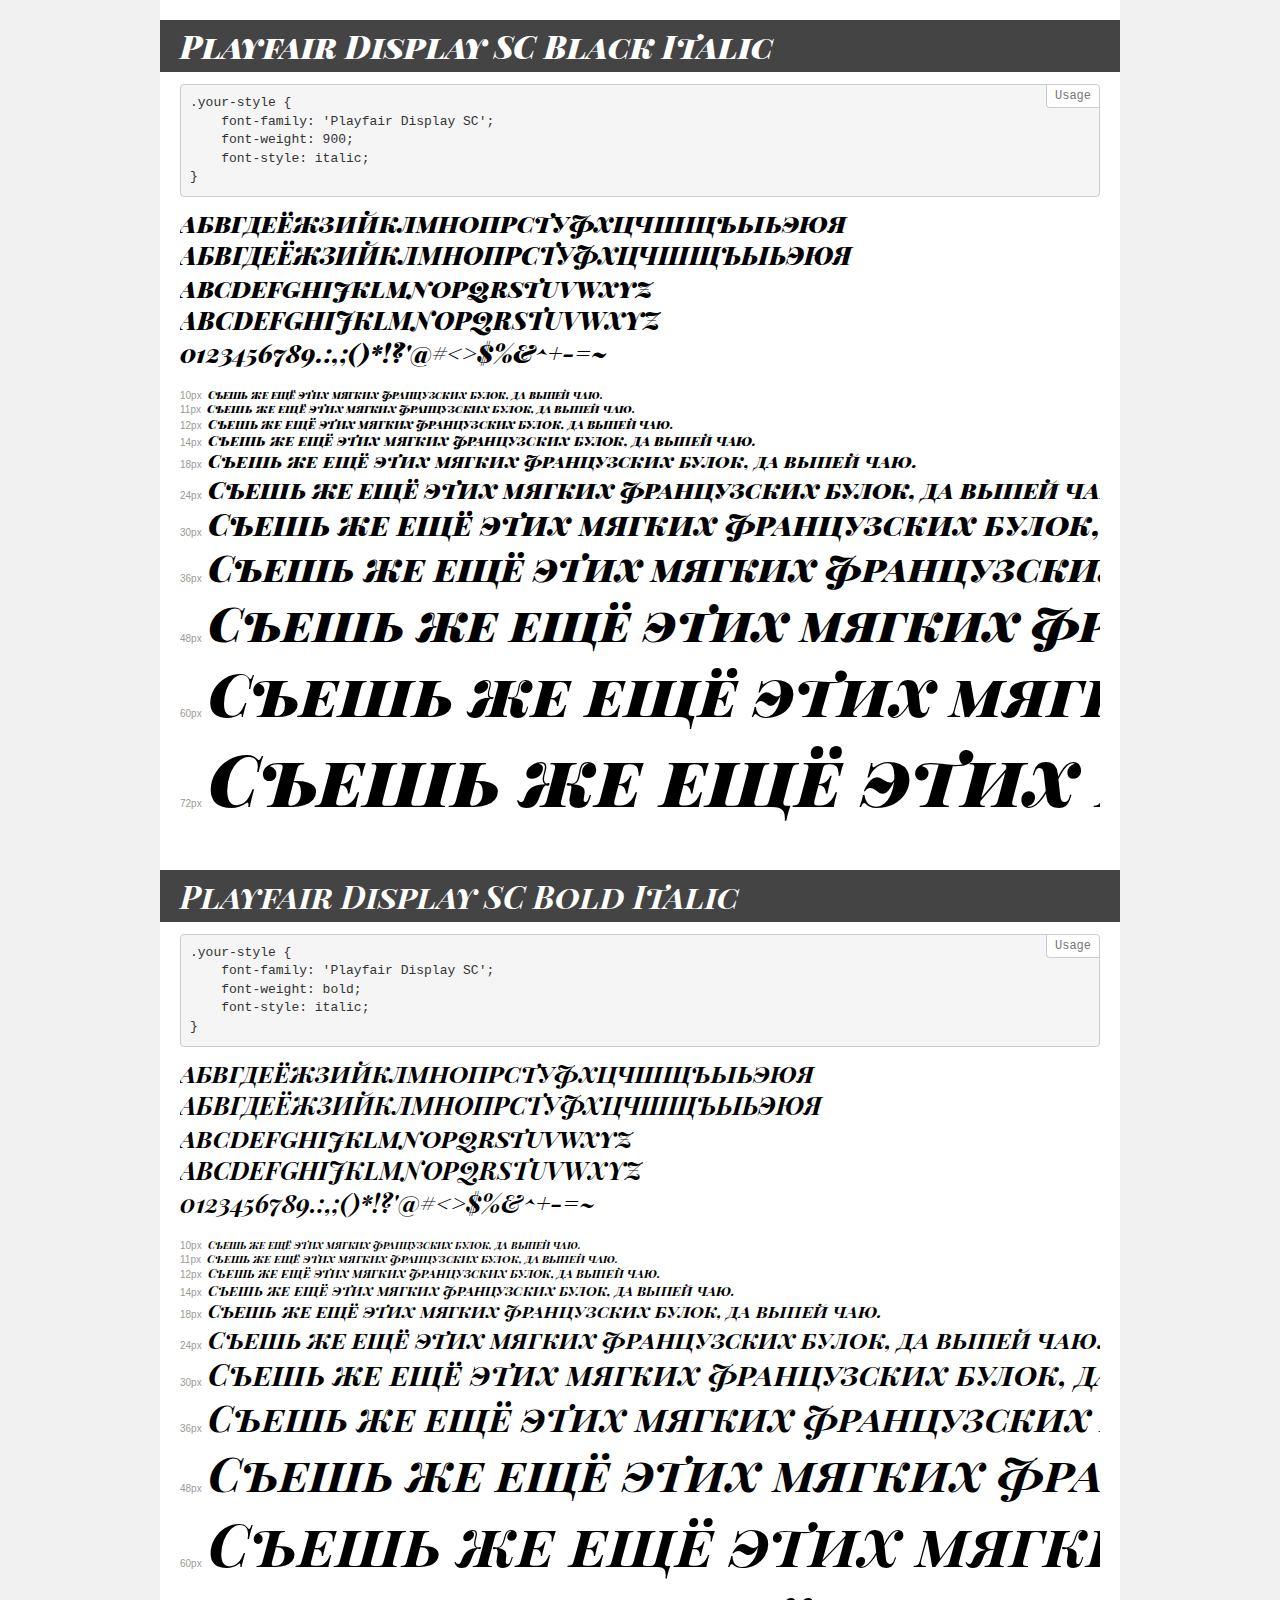
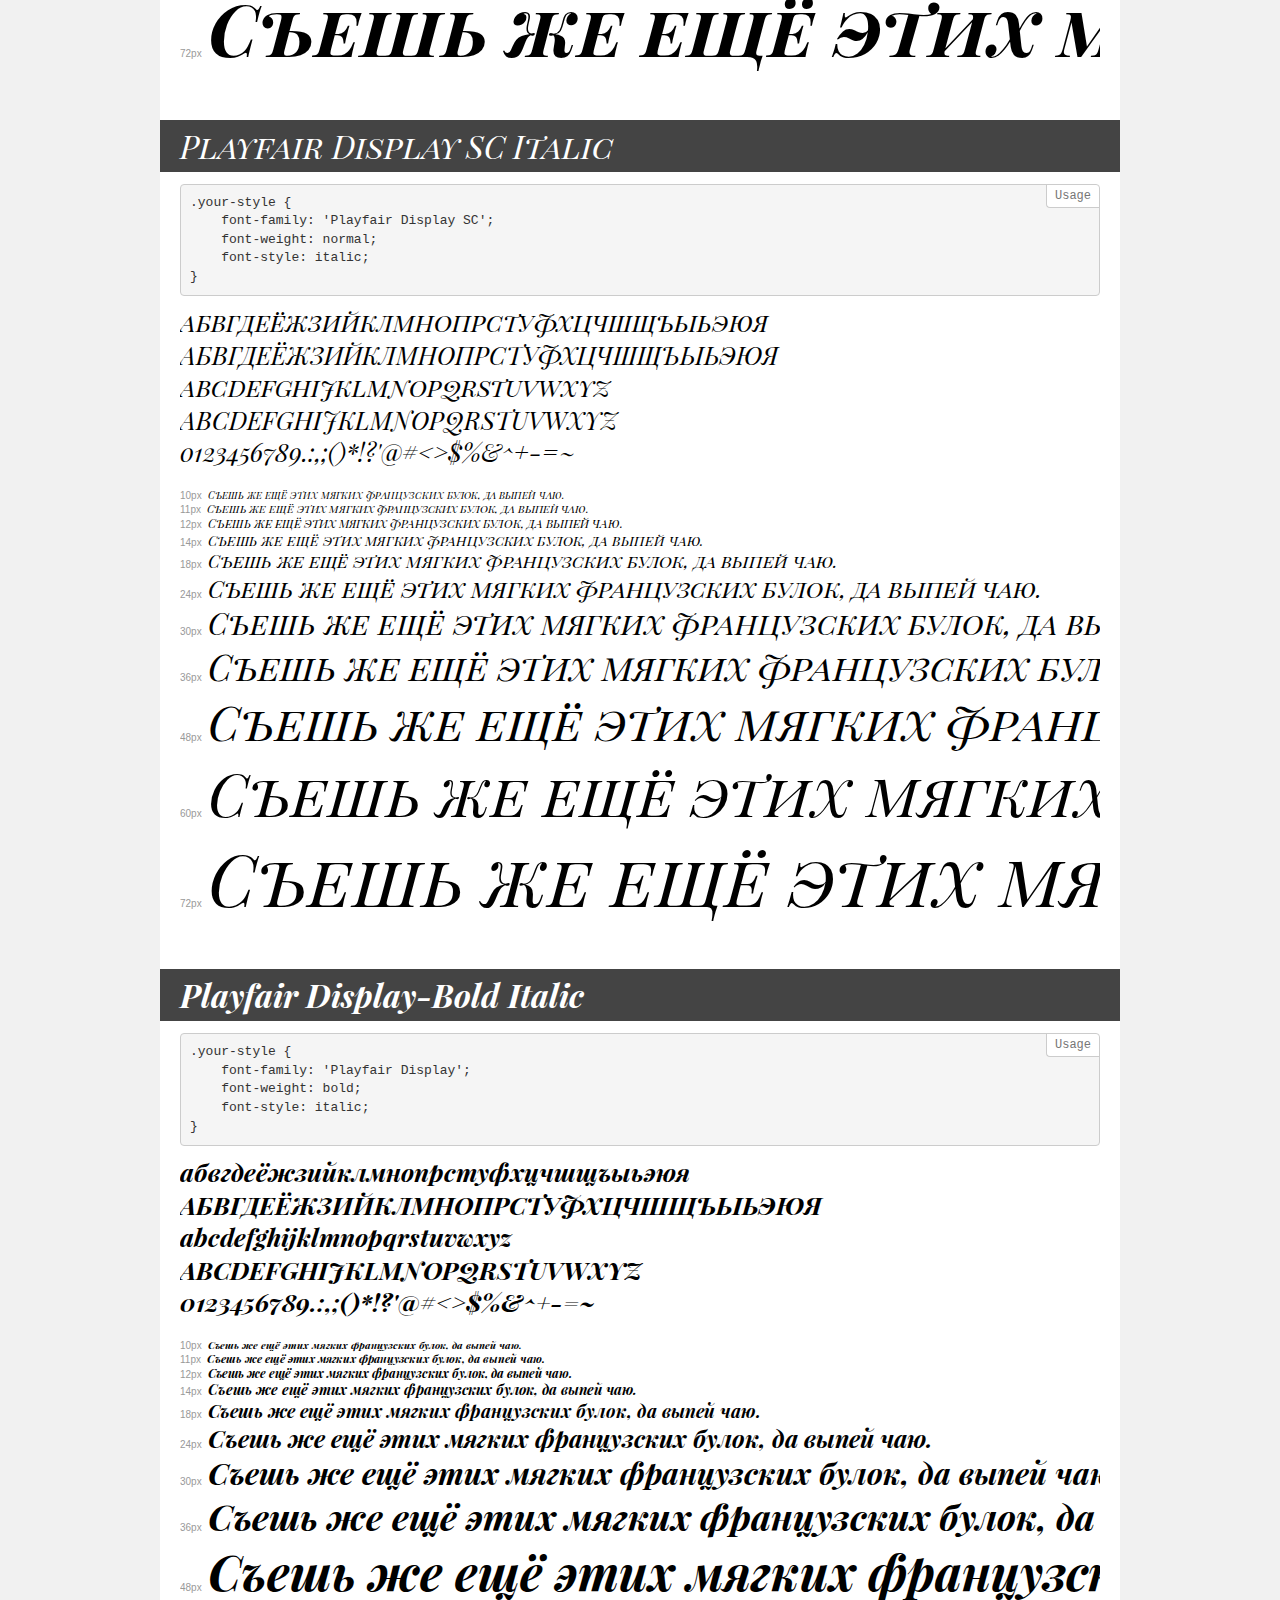
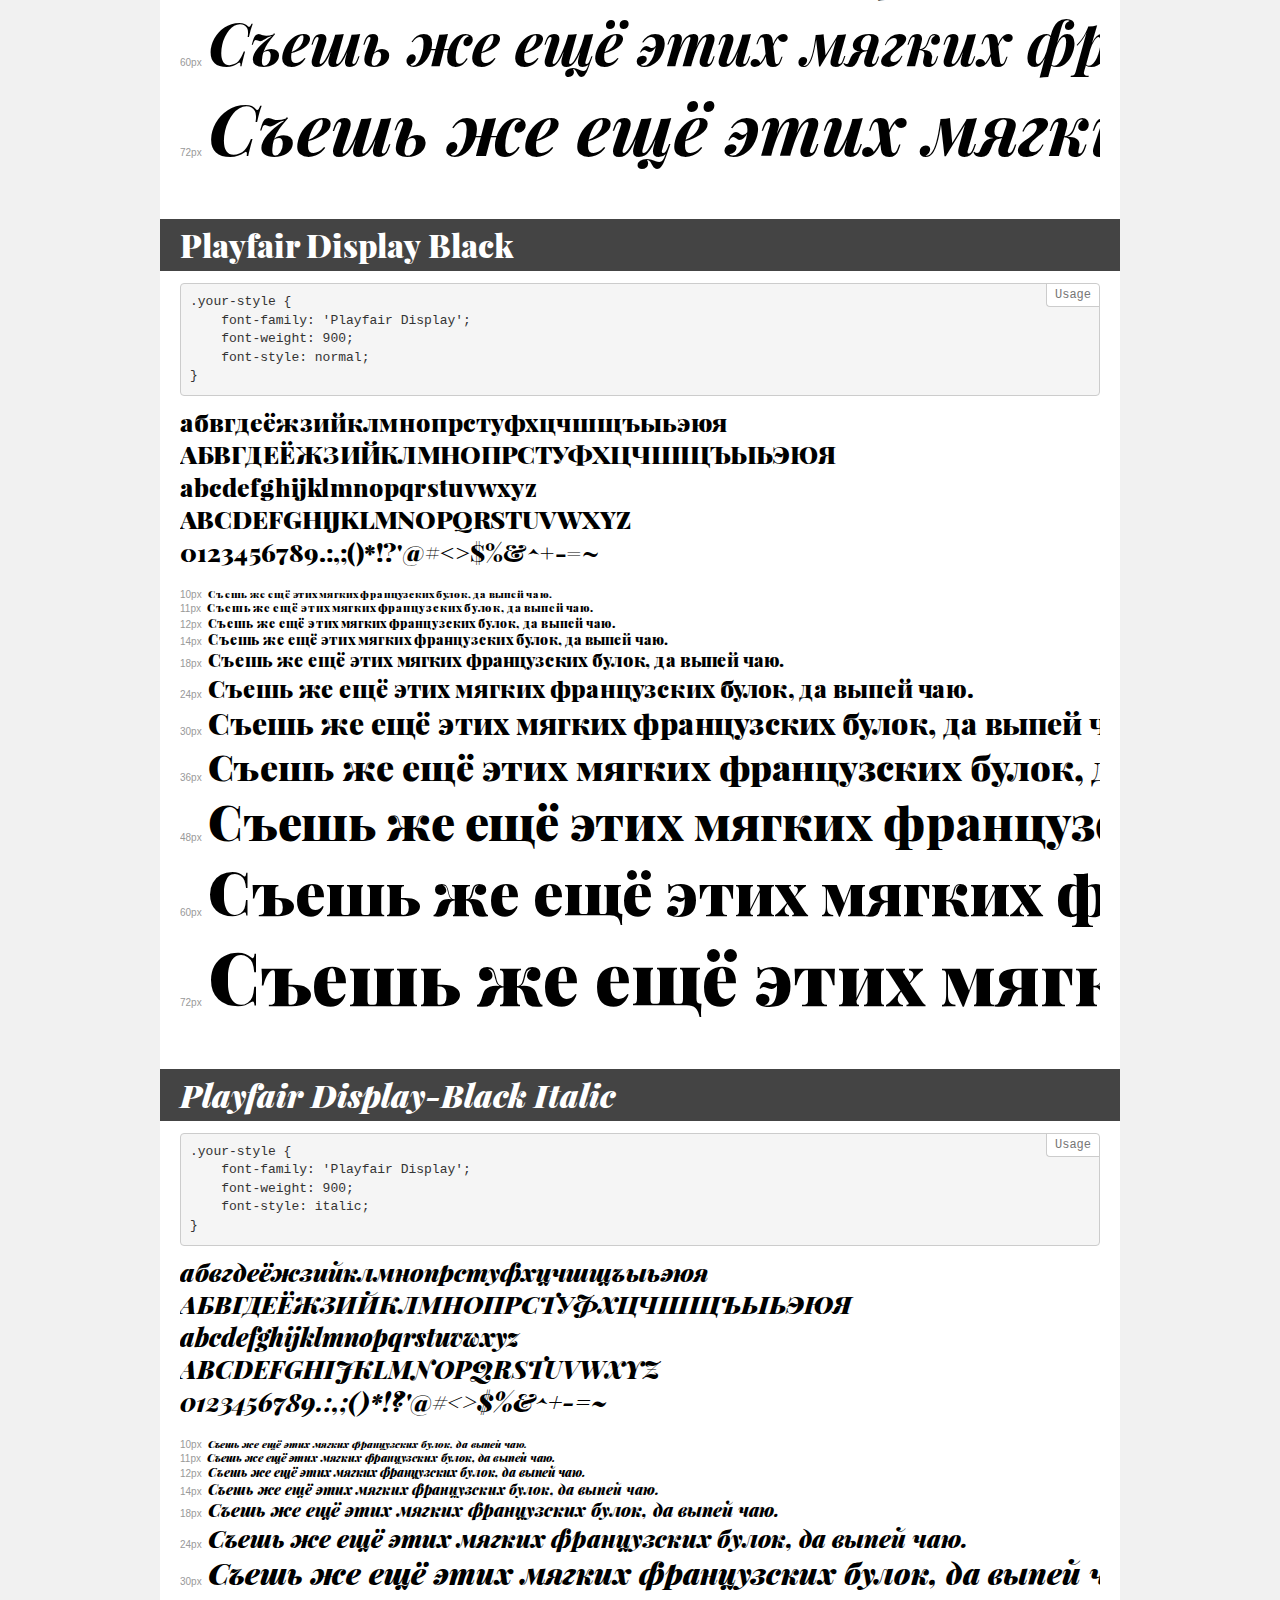
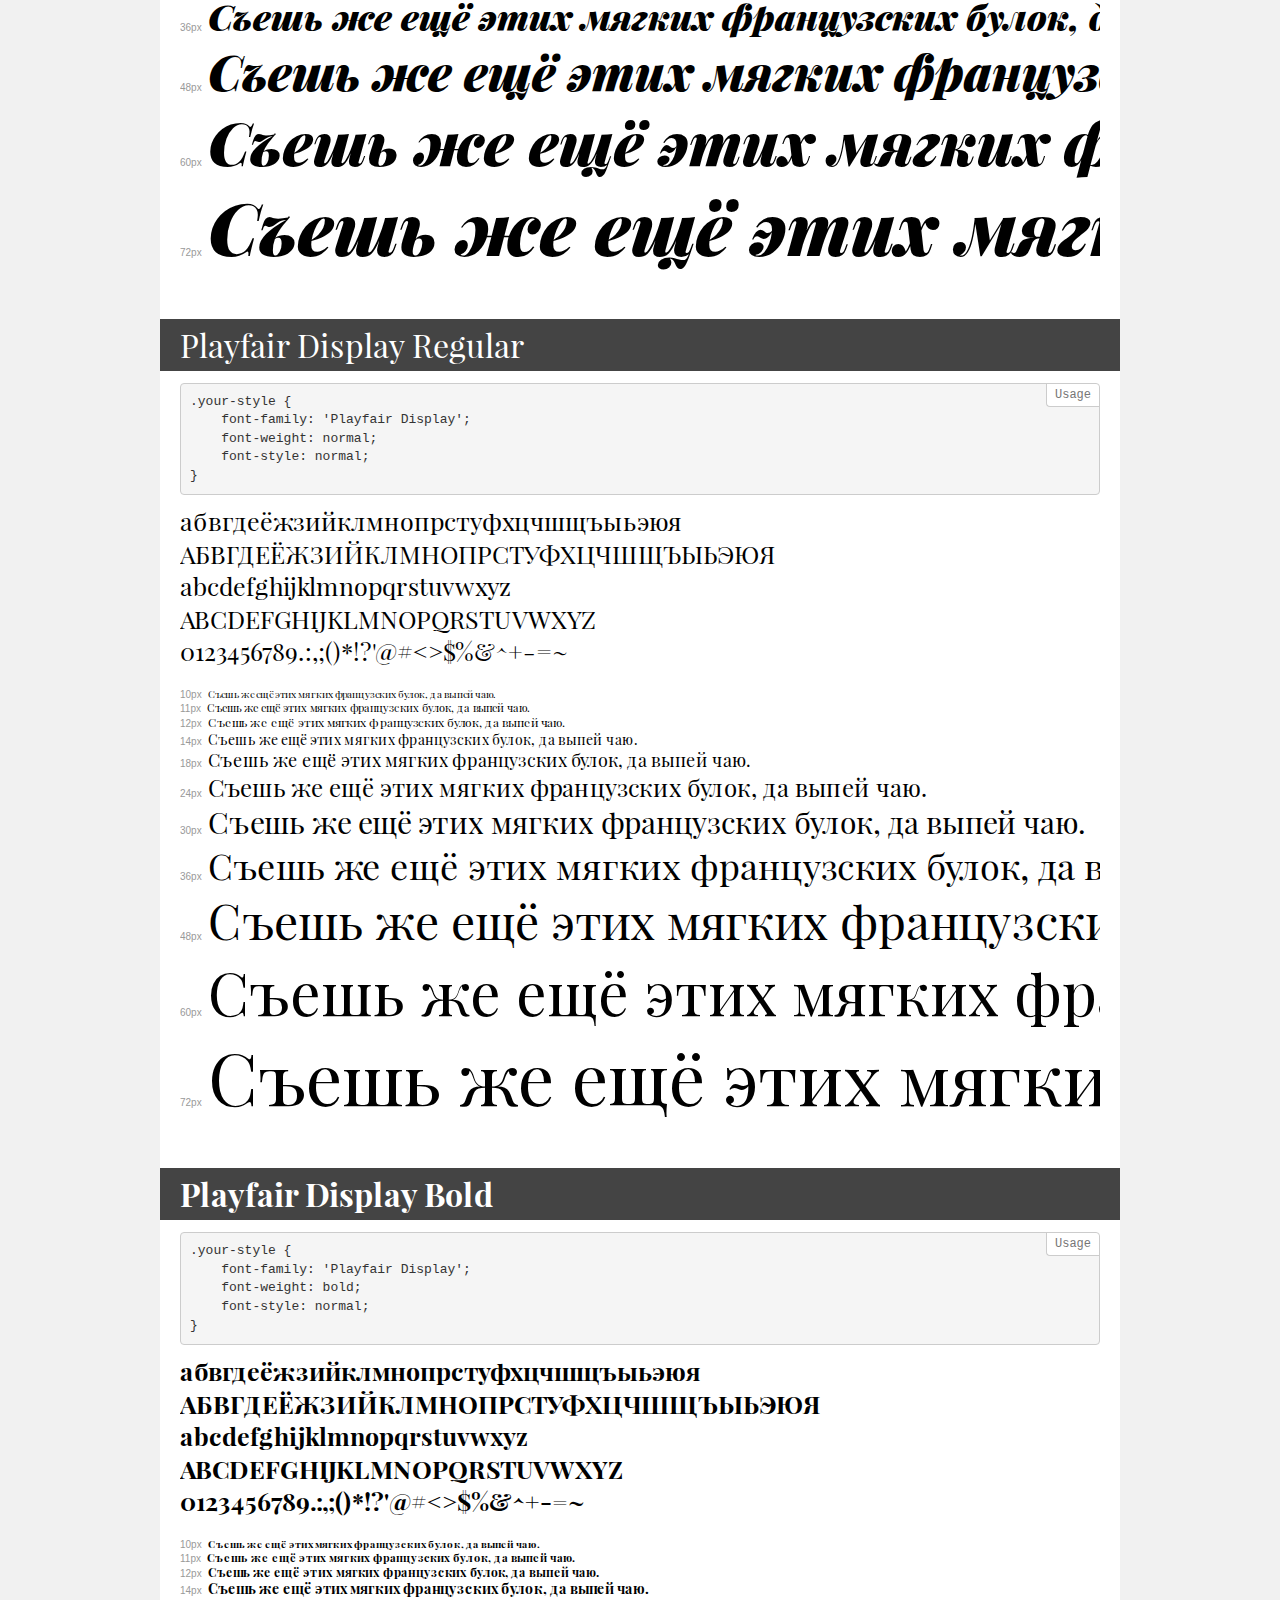
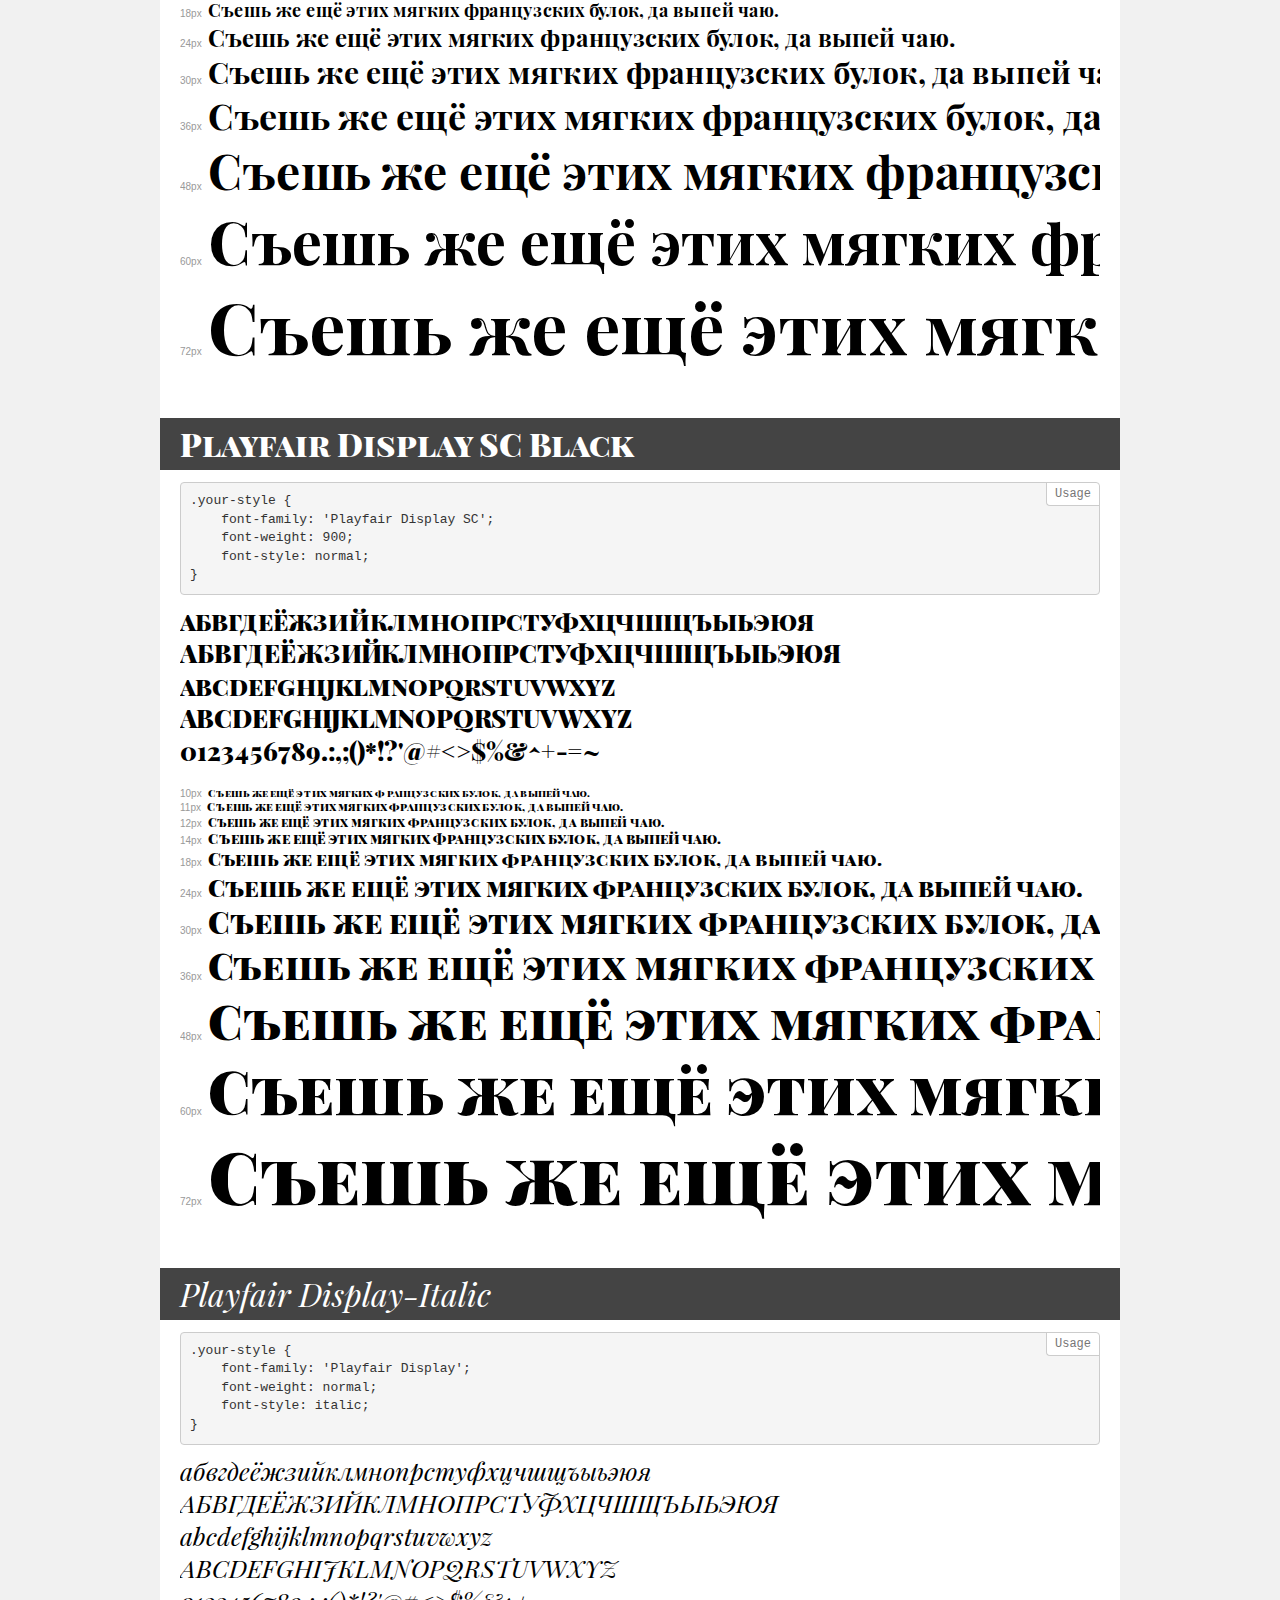
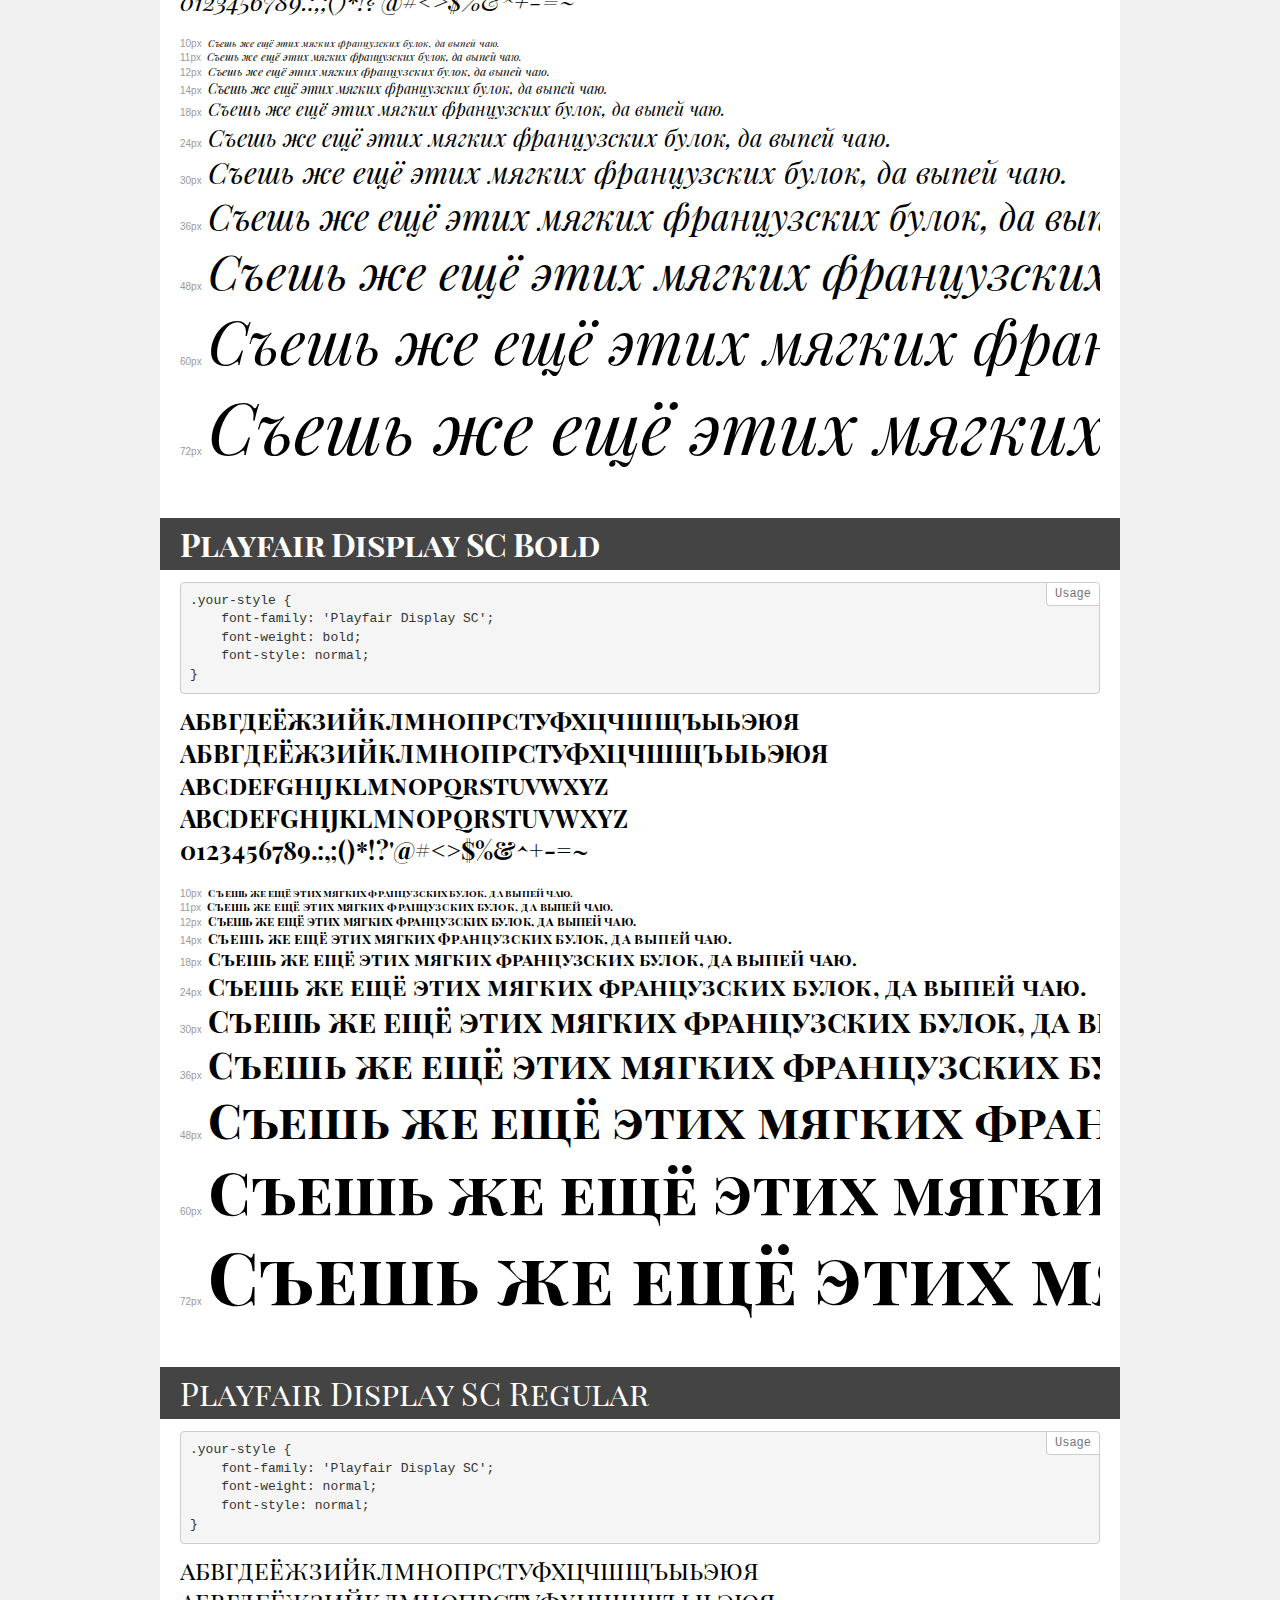
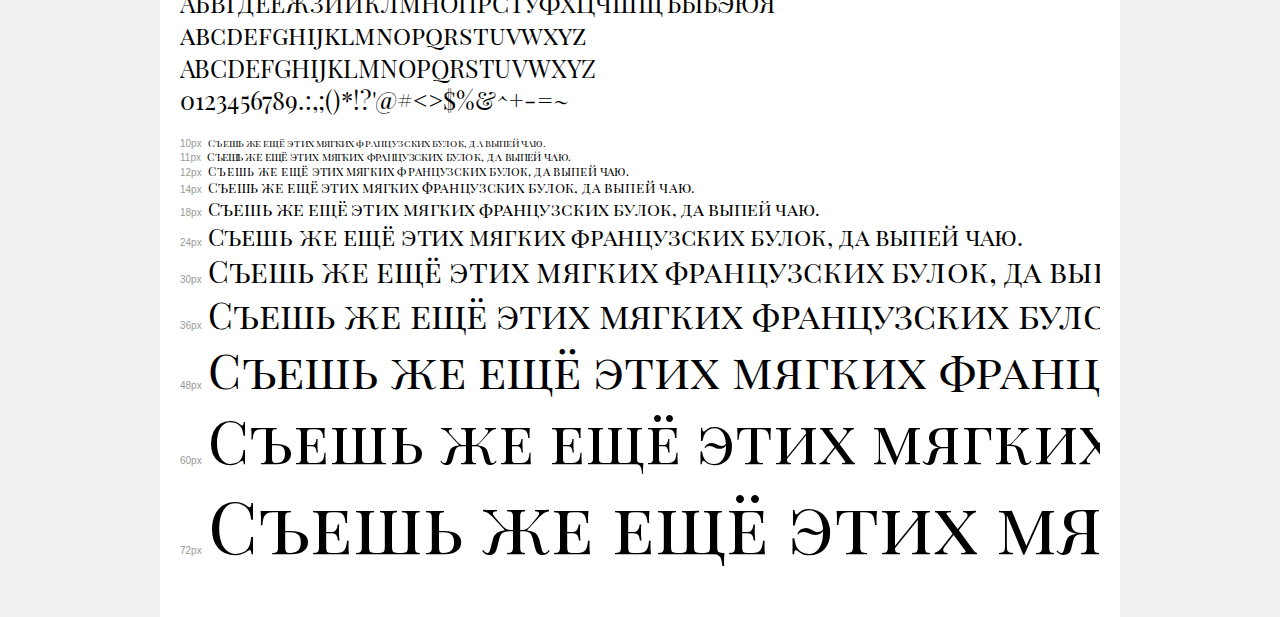
<file: fonts/PlayfairDisplay/demo.html>
<!DOCTYPE html>
<html>
<head>
	<meta charset="utf-8">
	<meta http-equiv="X-UA-Compatible" content="IE=edge">
	<meta name="viewport" content="width=device-width, initial-scale=1">
	<meta name="robots" content="noindex, noarchive">
	<title>Transfonter demo</title>
	<link href="stylesheet.css" rel="stylesheet">
	<style>
		/*
		http://meyerweb.com/eric/tools/css/reset/
		v2.0 | 20110126
		License: none (public domain)
		*/
		html, body, div, span, applet, object, iframe,
		h1, h2, h3, h4, h5, h6, p, blockquote, pre,
		a, abbr, acronym, address, big, cite, code,
		del, dfn, em, img, ins, kbd, q, s, samp,
		small, strike, strong, sub, sup, tt, var,
		b, u, i, center,
		dl, dt, dd, ol, ul, li,
		fieldset, form, label, legend,
		table, caption, tbody, tfoot, thead, tr, th, td,
		article, aside, canvas, details, embed,
		figure, figcaption, footer, header, hgroup,
		menu, nav, output, ruby, section, summary,
		time, mark, audio, video {
			margin: 0;
			padding: 0;
			border: 0;
			font-size: 100%;
			font: inherit;
			vertical-align: baseline;
		}
		/* HTML5 display-role reset for older browsers */
		article, aside, details, figcaption, figure,
		footer, header, hgroup, menu, nav, section {
			display: block;
		}
		body {
			line-height: 1;
		}
		ol, ul {
			list-style: none;
		}
		blockquote, q {
			quotes: none;
		}
		blockquote:before, blockquote:after,
		q:before, q:after {
			content: '';
			content: none;
		}
		table {
			border-collapse: collapse;
			border-spacing: 0;
		}
		/* common styles */
		body {
			background: #f1f1f1;
			color: #000;
		}
		.page {
			background: #fff;
			width: 920px;
			margin: 0 auto;
			padding: 20px 20px 0 20px;
			overflow: hidden;
		}
		.font-container {
			overflow-x: auto;
			overflow-y: hidden;
			margin-bottom: 40px;
			line-height: 1.3;
			white-space: nowrap;
			padding-bottom: 5px;
		}
		h1 {
			position: relative;
			background: #444;
			font-size: 32px;
			color: #fff;
			padding: 10px 20px;
			margin: 0 -20px 12px -20px;
		}
		.letters {
			font-size: 25px;
			margin-bottom: 20px;
		}
		.s10:before {
			content: '10px';
		}
		.s11:before {
			content: '11px';
		}
		.s12:before {
			content: '12px';
		}
		.s14:before {
			content: '14px';
		}
		.s18:before {
			content: '18px';
		}
		.s24:before {
			content: '24px';
		}
		.s30:before {
			content: '30px';
		}
		.s36:before {
			content: '36px';
		}
		.s48:before {
			content: '48px';
		}
		.s60:before {
			content: '60px';
		}
		.s72:before {
			content: '72px';
		}
		.s10:before, .s11:before, .s12:before, .s14:before,
		.s18:before, .s24:before, .s30:before, .s36:before,
		.s48:before, .s60:before, .s72:before {
			font-family: Arial, sans-serif;
			font-size: 10px;
			font-weight: normal;
			font-style: normal;
			color: #999;
			padding-right: 6px;
		}
		pre {
			display: block;
			position: relative;
			padding: 9px;
			margin: 0 0 10px;
			font-family: Monaco, Menlo, Consolas, "Courier New", monospace !important;
			font-size: 13px;
			line-height: 1.428571429;
			color: #333;
			font-weight: normal !important;
			font-style: normal !important;
			background-color: #f5f5f5;
			border: 1px solid #ccc;
			overflow-x: auto;
			border-radius: 4px;
		}
		pre:after {
			display: block;
			position: absolute;
			right: 0;
			top: 0;
			content: 'Usage';
			line-height: 1;
			padding: 5px 8px;
			font-size: 12px;
			color: #767676;
			background-color: #fff;
			border: 1px solid #ccc;
			border-right: none;
			border-top: none;
			border-radius: 0 4px 0 4px;
			z-index: 10;
		}
		/* responsive */
		@media (max-width: 959px) {
			.page {
				width: auto;
				margin: 0;
			}
		}
	</style>
</head>
<body>
<div class="page">
	<div class="demo" style="font-family: 'Playfair Display SC'; font-weight: 900; font-style: italic;">
		<h1>Playfair Display SC Black Italic</h1>
		<pre>.your-style {
    font-family: 'Playfair Display SC';
    font-weight: 900;
    font-style: italic;
}</pre>
		<div class="font-container">
			<p class="letters">
				абвгдеёжзийклмнопрстуфхцчшщъыьэюя <br />
				АБВГДЕЁЖЗИЙКЛМНОПРСТУФХЦЧШЩЪЫЬЭЮЯ <br />
				abcdefghijklmnopqrstuvwxyz <br />
				ABCDEFGHIJKLMNOPQRSTUVWXYZ <br />				0123456789.:,;()*!?'@#<>$%&^+-=~
			</p>
			<p class="s10" style="font-size: 10px;">Съешь же ещё этих мягких французских булок, да выпей чаю.</p>
			<p class="s11" style="font-size: 11px;">Съешь же ещё этих мягких французских булок, да выпей чаю.</p>
			<p class="s12" style="font-size: 12px;">Съешь же ещё этих мягких французских булок, да выпей чаю.</p>
			<p class="s14" style="font-size: 14px;">Съешь же ещё этих мягких французских булок, да выпей чаю.</p>
			<p class="s18" style="font-size: 18px;">Съешь же ещё этих мягких французских булок, да выпей чаю.</p>
			<p class="s24" style="font-size: 24px;">Съешь же ещё этих мягких французских булок, да выпей чаю.</p>
			<p class="s30" style="font-size: 30px;">Съешь же ещё этих мягких французских булок, да выпей чаю.</p>
			<p class="s36" style="font-size: 36px;">Съешь же ещё этих мягких французских булок, да выпей чаю.</p>
			<p class="s48" style="font-size: 48px;">Съешь же ещё этих мягких французских булок, да выпей чаю.</p>
			<p class="s60" style="font-size: 60px;">Съешь же ещё этих мягких французских булок, да выпей чаю.</p>
			<p class="s72" style="font-size: 72px;">Съешь же ещё этих мягких французских булок, да выпей чаю.</p>
		</div>
	</div>
	<div class="demo" style="font-family: 'Playfair Display SC'; font-weight: bold; font-style: italic;">
		<h1>Playfair Display SC Bold Italic</h1>
		<pre>.your-style {
    font-family: 'Playfair Display SC';
    font-weight: bold;
    font-style: italic;
}</pre>
		<div class="font-container">
			<p class="letters">
				абвгдеёжзийклмнопрстуфхцчшщъыьэюя <br />
				АБВГДЕЁЖЗИЙКЛМНОПРСТУФХЦЧШЩЪЫЬЭЮЯ <br />
				abcdefghijklmnopqrstuvwxyz <br />
				ABCDEFGHIJKLMNOPQRSTUVWXYZ <br />				0123456789.:,;()*!?'@#<>$%&^+-=~
			</p>
			<p class="s10" style="font-size: 10px;">Съешь же ещё этих мягких французских булок, да выпей чаю.</p>
			<p class="s11" style="font-size: 11px;">Съешь же ещё этих мягких французских булок, да выпей чаю.</p>
			<p class="s12" style="font-size: 12px;">Съешь же ещё этих мягких французских булок, да выпей чаю.</p>
			<p class="s14" style="font-size: 14px;">Съешь же ещё этих мягких французских булок, да выпей чаю.</p>
			<p class="s18" style="font-size: 18px;">Съешь же ещё этих мягких французских булок, да выпей чаю.</p>
			<p class="s24" style="font-size: 24px;">Съешь же ещё этих мягких французских булок, да выпей чаю.</p>
			<p class="s30" style="font-size: 30px;">Съешь же ещё этих мягких французских булок, да выпей чаю.</p>
			<p class="s36" style="font-size: 36px;">Съешь же ещё этих мягких французских булок, да выпей чаю.</p>
			<p class="s48" style="font-size: 48px;">Съешь же ещё этих мягких французских булок, да выпей чаю.</p>
			<p class="s60" style="font-size: 60px;">Съешь же ещё этих мягких французских булок, да выпей чаю.</p>
			<p class="s72" style="font-size: 72px;">Съешь же ещё этих мягких французских булок, да выпей чаю.</p>
		</div>
	</div>
	<div class="demo" style="font-family: 'Playfair Display SC'; font-weight: normal; font-style: italic;">
		<h1>Playfair Display SC Italic</h1>
		<pre>.your-style {
    font-family: 'Playfair Display SC';
    font-weight: normal;
    font-style: italic;
}</pre>
		<div class="font-container">
			<p class="letters">
				абвгдеёжзийклмнопрстуфхцчшщъыьэюя <br />
				АБВГДЕЁЖЗИЙКЛМНОПРСТУФХЦЧШЩЪЫЬЭЮЯ <br />
				abcdefghijklmnopqrstuvwxyz <br />
				ABCDEFGHIJKLMNOPQRSTUVWXYZ <br />				0123456789.:,;()*!?'@#<>$%&^+-=~
			</p>
			<p class="s10" style="font-size: 10px;">Съешь же ещё этих мягких французских булок, да выпей чаю.</p>
			<p class="s11" style="font-size: 11px;">Съешь же ещё этих мягких французских булок, да выпей чаю.</p>
			<p class="s12" style="font-size: 12px;">Съешь же ещё этих мягких французских булок, да выпей чаю.</p>
			<p class="s14" style="font-size: 14px;">Съешь же ещё этих мягких французских булок, да выпей чаю.</p>
			<p class="s18" style="font-size: 18px;">Съешь же ещё этих мягких французских булок, да выпей чаю.</p>
			<p class="s24" style="font-size: 24px;">Съешь же ещё этих мягких французских булок, да выпей чаю.</p>
			<p class="s30" style="font-size: 30px;">Съешь же ещё этих мягких французских булок, да выпей чаю.</p>
			<p class="s36" style="font-size: 36px;">Съешь же ещё этих мягких французских булок, да выпей чаю.</p>
			<p class="s48" style="font-size: 48px;">Съешь же ещё этих мягких французских булок, да выпей чаю.</p>
			<p class="s60" style="font-size: 60px;">Съешь же ещё этих мягких французских булок, да выпей чаю.</p>
			<p class="s72" style="font-size: 72px;">Съешь же ещё этих мягких французских булок, да выпей чаю.</p>
		</div>
	</div>
	<div class="demo" style="font-family: 'Playfair Display'; font-weight: bold; font-style: italic;">
		<h1>Playfair Display-Bold Italic</h1>
		<pre>.your-style {
    font-family: 'Playfair Display';
    font-weight: bold;
    font-style: italic;
}</pre>
		<div class="font-container">
			<p class="letters">
				абвгдеёжзийклмнопрстуфхцчшщъыьэюя <br />
				АБВГДЕЁЖЗИЙКЛМНОПРСТУФХЦЧШЩЪЫЬЭЮЯ <br />
				abcdefghijklmnopqrstuvwxyz <br />
				ABCDEFGHIJKLMNOPQRSTUVWXYZ <br />				0123456789.:,;()*!?'@#<>$%&^+-=~
			</p>
			<p class="s10" style="font-size: 10px;">Съешь же ещё этих мягких французских булок, да выпей чаю.</p>
			<p class="s11" style="font-size: 11px;">Съешь же ещё этих мягких французских булок, да выпей чаю.</p>
			<p class="s12" style="font-size: 12px;">Съешь же ещё этих мягких французских булок, да выпей чаю.</p>
			<p class="s14" style="font-size: 14px;">Съешь же ещё этих мягких французских булок, да выпей чаю.</p>
			<p class="s18" style="font-size: 18px;">Съешь же ещё этих мягких французских булок, да выпей чаю.</p>
			<p class="s24" style="font-size: 24px;">Съешь же ещё этих мягких французских булок, да выпей чаю.</p>
			<p class="s30" style="font-size: 30px;">Съешь же ещё этих мягких французских булок, да выпей чаю.</p>
			<p class="s36" style="font-size: 36px;">Съешь же ещё этих мягких французских булок, да выпей чаю.</p>
			<p class="s48" style="font-size: 48px;">Съешь же ещё этих мягких французских булок, да выпей чаю.</p>
			<p class="s60" style="font-size: 60px;">Съешь же ещё этих мягких французских булок, да выпей чаю.</p>
			<p class="s72" style="font-size: 72px;">Съешь же ещё этих мягких французских булок, да выпей чаю.</p>
		</div>
	</div>
	<div class="demo" style="font-family: 'Playfair Display'; font-weight: 900; font-style: normal;">
		<h1>Playfair Display Black</h1>
		<pre>.your-style {
    font-family: 'Playfair Display';
    font-weight: 900;
    font-style: normal;
}</pre>
		<div class="font-container">
			<p class="letters">
				абвгдеёжзийклмнопрстуфхцчшщъыьэюя <br />
				АБВГДЕЁЖЗИЙКЛМНОПРСТУФХЦЧШЩЪЫЬЭЮЯ <br />
				abcdefghijklmnopqrstuvwxyz <br />
				ABCDEFGHIJKLMNOPQRSTUVWXYZ <br />				0123456789.:,;()*!?'@#<>$%&^+-=~
			</p>
			<p class="s10" style="font-size: 10px;">Съешь же ещё этих мягких французских булок, да выпей чаю.</p>
			<p class="s11" style="font-size: 11px;">Съешь же ещё этих мягких французских булок, да выпей чаю.</p>
			<p class="s12" style="font-size: 12px;">Съешь же ещё этих мягких французских булок, да выпей чаю.</p>
			<p class="s14" style="font-size: 14px;">Съешь же ещё этих мягких французских булок, да выпей чаю.</p>
			<p class="s18" style="font-size: 18px;">Съешь же ещё этих мягких французских булок, да выпей чаю.</p>
			<p class="s24" style="font-size: 24px;">Съешь же ещё этих мягких французских булок, да выпей чаю.</p>
			<p class="s30" style="font-size: 30px;">Съешь же ещё этих мягких французских булок, да выпей чаю.</p>
			<p class="s36" style="font-size: 36px;">Съешь же ещё этих мягких французских булок, да выпей чаю.</p>
			<p class="s48" style="font-size: 48px;">Съешь же ещё этих мягких французских булок, да выпей чаю.</p>
			<p class="s60" style="font-size: 60px;">Съешь же ещё этих мягких французских булок, да выпей чаю.</p>
			<p class="s72" style="font-size: 72px;">Съешь же ещё этих мягких французских булок, да выпей чаю.</p>
		</div>
	</div>
	<div class="demo" style="font-family: 'Playfair Display'; font-weight: 900; font-style: italic;">
		<h1>Playfair Display-Black Italic</h1>
		<pre>.your-style {
    font-family: 'Playfair Display';
    font-weight: 900;
    font-style: italic;
}</pre>
		<div class="font-container">
			<p class="letters">
				абвгдеёжзийклмнопрстуфхцчшщъыьэюя <br />
				АБВГДЕЁЖЗИЙКЛМНОПРСТУФХЦЧШЩЪЫЬЭЮЯ <br />
				abcdefghijklmnopqrstuvwxyz <br />
				ABCDEFGHIJKLMNOPQRSTUVWXYZ <br />				0123456789.:,;()*!?'@#<>$%&^+-=~
			</p>
			<p class="s10" style="font-size: 10px;">Съешь же ещё этих мягких французских булок, да выпей чаю.</p>
			<p class="s11" style="font-size: 11px;">Съешь же ещё этих мягких французских булок, да выпей чаю.</p>
			<p class="s12" style="font-size: 12px;">Съешь же ещё этих мягких французских булок, да выпей чаю.</p>
			<p class="s14" style="font-size: 14px;">Съешь же ещё этих мягких французских булок, да выпей чаю.</p>
			<p class="s18" style="font-size: 18px;">Съешь же ещё этих мягких французских булок, да выпей чаю.</p>
			<p class="s24" style="font-size: 24px;">Съешь же ещё этих мягких французских булок, да выпей чаю.</p>
			<p class="s30" style="font-size: 30px;">Съешь же ещё этих мягких французских булок, да выпей чаю.</p>
			<p class="s36" style="font-size: 36px;">Съешь же ещё этих мягких французских булок, да выпей чаю.</p>
			<p class="s48" style="font-size: 48px;">Съешь же ещё этих мягких французских булок, да выпей чаю.</p>
			<p class="s60" style="font-size: 60px;">Съешь же ещё этих мягких французских булок, да выпей чаю.</p>
			<p class="s72" style="font-size: 72px;">Съешь же ещё этих мягких французских булок, да выпей чаю.</p>
		</div>
	</div>
	<div class="demo" style="font-family: 'Playfair Display'; font-weight: normal; font-style: normal;">
		<h1>Playfair Display Regular</h1>
		<pre>.your-style {
    font-family: 'Playfair Display';
    font-weight: normal;
    font-style: normal;
}</pre>
		<div class="font-container">
			<p class="letters">
				абвгдеёжзийклмнопрстуфхцчшщъыьэюя <br />
				АБВГДЕЁЖЗИЙКЛМНОПРСТУФХЦЧШЩЪЫЬЭЮЯ <br />
				abcdefghijklmnopqrstuvwxyz <br />
				ABCDEFGHIJKLMNOPQRSTUVWXYZ <br />				0123456789.:,;()*!?'@#<>$%&^+-=~
			</p>
			<p class="s10" style="font-size: 10px;">Съешь же ещё этих мягких французских булок, да выпей чаю.</p>
			<p class="s11" style="font-size: 11px;">Съешь же ещё этих мягких французских булок, да выпей чаю.</p>
			<p class="s12" style="font-size: 12px;">Съешь же ещё этих мягких французских булок, да выпей чаю.</p>
			<p class="s14" style="font-size: 14px;">Съешь же ещё этих мягких французских булок, да выпей чаю.</p>
			<p class="s18" style="font-size: 18px;">Съешь же ещё этих мягких французских булок, да выпей чаю.</p>
			<p class="s24" style="font-size: 24px;">Съешь же ещё этих мягких французских булок, да выпей чаю.</p>
			<p class="s30" style="font-size: 30px;">Съешь же ещё этих мягких французских булок, да выпей чаю.</p>
			<p class="s36" style="font-size: 36px;">Съешь же ещё этих мягких французских булок, да выпей чаю.</p>
			<p class="s48" style="font-size: 48px;">Съешь же ещё этих мягких французских булок, да выпей чаю.</p>
			<p class="s60" style="font-size: 60px;">Съешь же ещё этих мягких французских булок, да выпей чаю.</p>
			<p class="s72" style="font-size: 72px;">Съешь же ещё этих мягких французских булок, да выпей чаю.</p>
		</div>
	</div>
	<div class="demo" style="font-family: 'Playfair Display'; font-weight: bold; font-style: normal;">
		<h1>Playfair Display Bold</h1>
		<pre>.your-style {
    font-family: 'Playfair Display';
    font-weight: bold;
    font-style: normal;
}</pre>
		<div class="font-container">
			<p class="letters">
				абвгдеёжзийклмнопрстуфхцчшщъыьэюя <br />
				АБВГДЕЁЖЗИЙКЛМНОПРСТУФХЦЧШЩЪЫЬЭЮЯ <br />
				abcdefghijklmnopqrstuvwxyz <br />
				ABCDEFGHIJKLMNOPQRSTUVWXYZ <br />				0123456789.:,;()*!?'@#<>$%&^+-=~
			</p>
			<p class="s10" style="font-size: 10px;">Съешь же ещё этих мягких французских булок, да выпей чаю.</p>
			<p class="s11" style="font-size: 11px;">Съешь же ещё этих мягких французских булок, да выпей чаю.</p>
			<p class="s12" style="font-size: 12px;">Съешь же ещё этих мягких французских булок, да выпей чаю.</p>
			<p class="s14" style="font-size: 14px;">Съешь же ещё этих мягких французских булок, да выпей чаю.</p>
			<p class="s18" style="font-size: 18px;">Съешь же ещё этих мягких французских булок, да выпей чаю.</p>
			<p class="s24" style="font-size: 24px;">Съешь же ещё этих мягких французских булок, да выпей чаю.</p>
			<p class="s30" style="font-size: 30px;">Съешь же ещё этих мягких французских булок, да выпей чаю.</p>
			<p class="s36" style="font-size: 36px;">Съешь же ещё этих мягких французских булок, да выпей чаю.</p>
			<p class="s48" style="font-size: 48px;">Съешь же ещё этих мягких французских булок, да выпей чаю.</p>
			<p class="s60" style="font-size: 60px;">Съешь же ещё этих мягких французских булок, да выпей чаю.</p>
			<p class="s72" style="font-size: 72px;">Съешь же ещё этих мягких французских булок, да выпей чаю.</p>
		</div>
	</div>
	<div class="demo" style="font-family: 'Playfair Display SC'; font-weight: 900; font-style: normal;">
		<h1>Playfair Display SC Black</h1>
		<pre>.your-style {
    font-family: 'Playfair Display SC';
    font-weight: 900;
    font-style: normal;
}</pre>
		<div class="font-container">
			<p class="letters">
				абвгдеёжзийклмнопрстуфхцчшщъыьэюя <br />
				АБВГДЕЁЖЗИЙКЛМНОПРСТУФХЦЧШЩЪЫЬЭЮЯ <br />
				abcdefghijklmnopqrstuvwxyz <br />
				ABCDEFGHIJKLMNOPQRSTUVWXYZ <br />				0123456789.:,;()*!?'@#<>$%&^+-=~
			</p>
			<p class="s10" style="font-size: 10px;">Съешь же ещё этих мягких французских булок, да выпей чаю.</p>
			<p class="s11" style="font-size: 11px;">Съешь же ещё этих мягких французских булок, да выпей чаю.</p>
			<p class="s12" style="font-size: 12px;">Съешь же ещё этих мягких французских булок, да выпей чаю.</p>
			<p class="s14" style="font-size: 14px;">Съешь же ещё этих мягких французских булок, да выпей чаю.</p>
			<p class="s18" style="font-size: 18px;">Съешь же ещё этих мягких французских булок, да выпей чаю.</p>
			<p class="s24" style="font-size: 24px;">Съешь же ещё этих мягких французских булок, да выпей чаю.</p>
			<p class="s30" style="font-size: 30px;">Съешь же ещё этих мягких французских булок, да выпей чаю.</p>
			<p class="s36" style="font-size: 36px;">Съешь же ещё этих мягких французских булок, да выпей чаю.</p>
			<p class="s48" style="font-size: 48px;">Съешь же ещё этих мягких французских булок, да выпей чаю.</p>
			<p class="s60" style="font-size: 60px;">Съешь же ещё этих мягких французских булок, да выпей чаю.</p>
			<p class="s72" style="font-size: 72px;">Съешь же ещё этих мягких французских булок, да выпей чаю.</p>
		</div>
	</div>
	<div class="demo" style="font-family: 'Playfair Display'; font-weight: normal; font-style: italic;">
		<h1>Playfair Display-Italic</h1>
		<pre>.your-style {
    font-family: 'Playfair Display';
    font-weight: normal;
    font-style: italic;
}</pre>
		<div class="font-container">
			<p class="letters">
				абвгдеёжзийклмнопрстуфхцчшщъыьэюя <br />
				АБВГДЕЁЖЗИЙКЛМНОПРСТУФХЦЧШЩЪЫЬЭЮЯ <br />
				abcdefghijklmnopqrstuvwxyz <br />
				ABCDEFGHIJKLMNOPQRSTUVWXYZ <br />				0123456789.:,;()*!?'@#<>$%&^+-=~
			</p>
			<p class="s10" style="font-size: 10px;">Съешь же ещё этих мягких французских булок, да выпей чаю.</p>
			<p class="s11" style="font-size: 11px;">Съешь же ещё этих мягких французских булок, да выпей чаю.</p>
			<p class="s12" style="font-size: 12px;">Съешь же ещё этих мягких французских булок, да выпей чаю.</p>
			<p class="s14" style="font-size: 14px;">Съешь же ещё этих мягких французских булок, да выпей чаю.</p>
			<p class="s18" style="font-size: 18px;">Съешь же ещё этих мягких французских булок, да выпей чаю.</p>
			<p class="s24" style="font-size: 24px;">Съешь же ещё этих мягких французских булок, да выпей чаю.</p>
			<p class="s30" style="font-size: 30px;">Съешь же ещё этих мягких французских булок, да выпей чаю.</p>
			<p class="s36" style="font-size: 36px;">Съешь же ещё этих мягких французских булок, да выпей чаю.</p>
			<p class="s48" style="font-size: 48px;">Съешь же ещё этих мягких французских булок, да выпей чаю.</p>
			<p class="s60" style="font-size: 60px;">Съешь же ещё этих мягких французских булок, да выпей чаю.</p>
			<p class="s72" style="font-size: 72px;">Съешь же ещё этих мягких французских булок, да выпей чаю.</p>
		</div>
	</div>
	<div class="demo" style="font-family: 'Playfair Display SC'; font-weight: bold; font-style: normal;">
		<h1>Playfair Display SC Bold</h1>
		<pre>.your-style {
    font-family: 'Playfair Display SC';
    font-weight: bold;
    font-style: normal;
}</pre>
		<div class="font-container">
			<p class="letters">
				абвгдеёжзийклмнопрстуфхцчшщъыьэюя <br />
				АБВГДЕЁЖЗИЙКЛМНОПРСТУФХЦЧШЩЪЫЬЭЮЯ <br />
				abcdefghijklmnopqrstuvwxyz <br />
				ABCDEFGHIJKLMNOPQRSTUVWXYZ <br />				0123456789.:,;()*!?'@#<>$%&^+-=~
			</p>
			<p class="s10" style="font-size: 10px;">Съешь же ещё этих мягких французских булок, да выпей чаю.</p>
			<p class="s11" style="font-size: 11px;">Съешь же ещё этих мягких французских булок, да выпей чаю.</p>
			<p class="s12" style="font-size: 12px;">Съешь же ещё этих мягких французских булок, да выпей чаю.</p>
			<p class="s14" style="font-size: 14px;">Съешь же ещё этих мягких французских булок, да выпей чаю.</p>
			<p class="s18" style="font-size: 18px;">Съешь же ещё этих мягких французских булок, да выпей чаю.</p>
			<p class="s24" style="font-size: 24px;">Съешь же ещё этих мягких французских булок, да выпей чаю.</p>
			<p class="s30" style="font-size: 30px;">Съешь же ещё этих мягких французских булок, да выпей чаю.</p>
			<p class="s36" style="font-size: 36px;">Съешь же ещё этих мягких французских булок, да выпей чаю.</p>
			<p class="s48" style="font-size: 48px;">Съешь же ещё этих мягких французских булок, да выпей чаю.</p>
			<p class="s60" style="font-size: 60px;">Съешь же ещё этих мягких французских булок, да выпей чаю.</p>
			<p class="s72" style="font-size: 72px;">Съешь же ещё этих мягких французских булок, да выпей чаю.</p>
		</div>
	</div>
	<div class="demo" style="font-family: 'Playfair Display SC'; font-weight: normal; font-style: normal;">
		<h1>Playfair Display SC Regular</h1>
		<pre>.your-style {
    font-family: 'Playfair Display SC';
    font-weight: normal;
    font-style: normal;
}</pre>
		<div class="font-container">
			<p class="letters">
				абвгдеёжзийклмнопрстуфхцчшщъыьэюя <br />
				АБВГДЕЁЖЗИЙКЛМНОПРСТУФХЦЧШЩЪЫЬЭЮЯ <br />
				abcdefghijklmnopqrstuvwxyz <br />
				ABCDEFGHIJKLMNOPQRSTUVWXYZ <br />				0123456789.:,;()*!?'@#<>$%&^+-=~
			</p>
			<p class="s10" style="font-size: 10px;">Съешь же ещё этих мягких французских булок, да выпей чаю.</p>
			<p class="s11" style="font-size: 11px;">Съешь же ещё этих мягких французских булок, да выпей чаю.</p>
			<p class="s12" style="font-size: 12px;">Съешь же ещё этих мягких французских булок, да выпей чаю.</p>
			<p class="s14" style="font-size: 14px;">Съешь же ещё этих мягких французских булок, да выпей чаю.</p>
			<p class="s18" style="font-size: 18px;">Съешь же ещё этих мягких французских булок, да выпей чаю.</p>
			<p class="s24" style="font-size: 24px;">Съешь же ещё этих мягких французских булок, да выпей чаю.</p>
			<p class="s30" style="font-size: 30px;">Съешь же ещё этих мягких французских булок, да выпей чаю.</p>
			<p class="s36" style="font-size: 36px;">Съешь же ещё этих мягких французских булок, да выпей чаю.</p>
			<p class="s48" style="font-size: 48px;">Съешь же ещё этих мягких французских булок, да выпей чаю.</p>
			<p class="s60" style="font-size: 60px;">Съешь же ещё этих мягких французских булок, да выпей чаю.</p>
			<p class="s72" style="font-size: 72px;">Съешь же ещё этих мягких французских булок, да выпей чаю.</p>
		</div>
	</div>
</div>
</body>
</html>
</file>
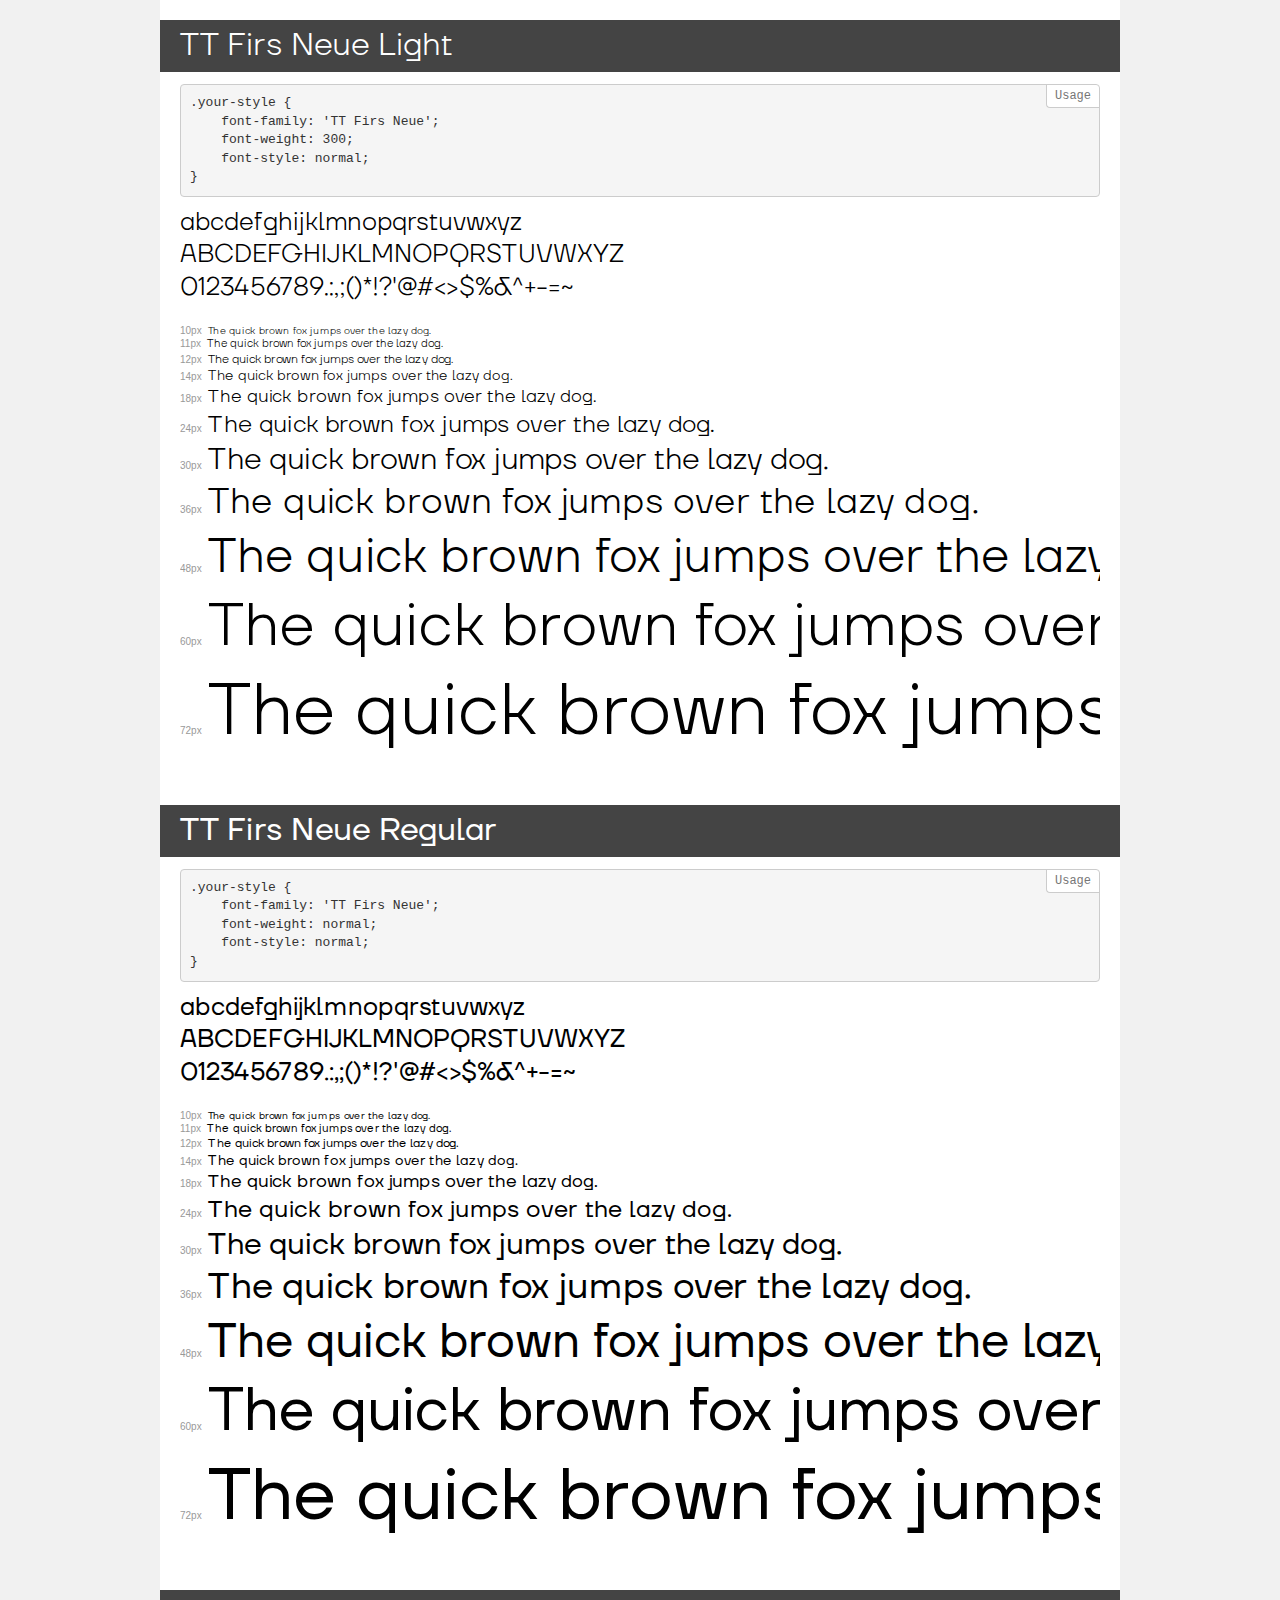
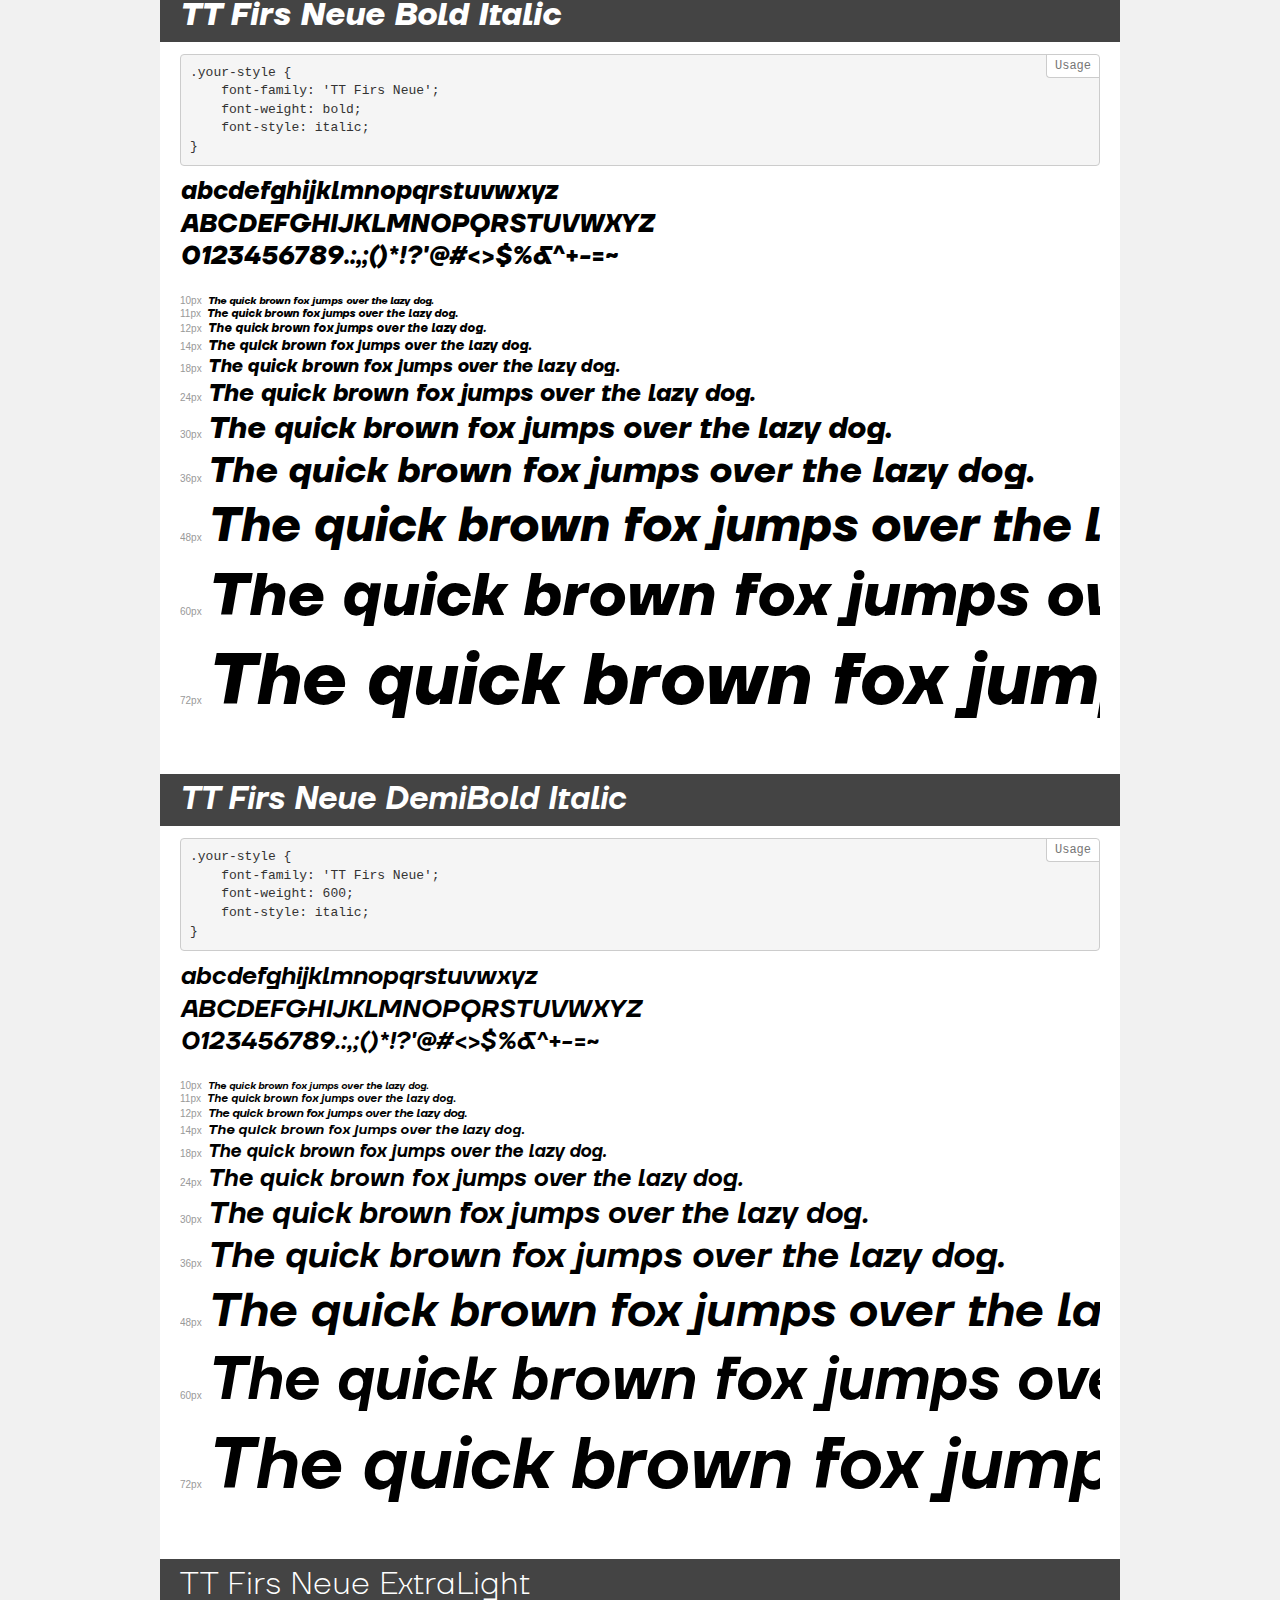
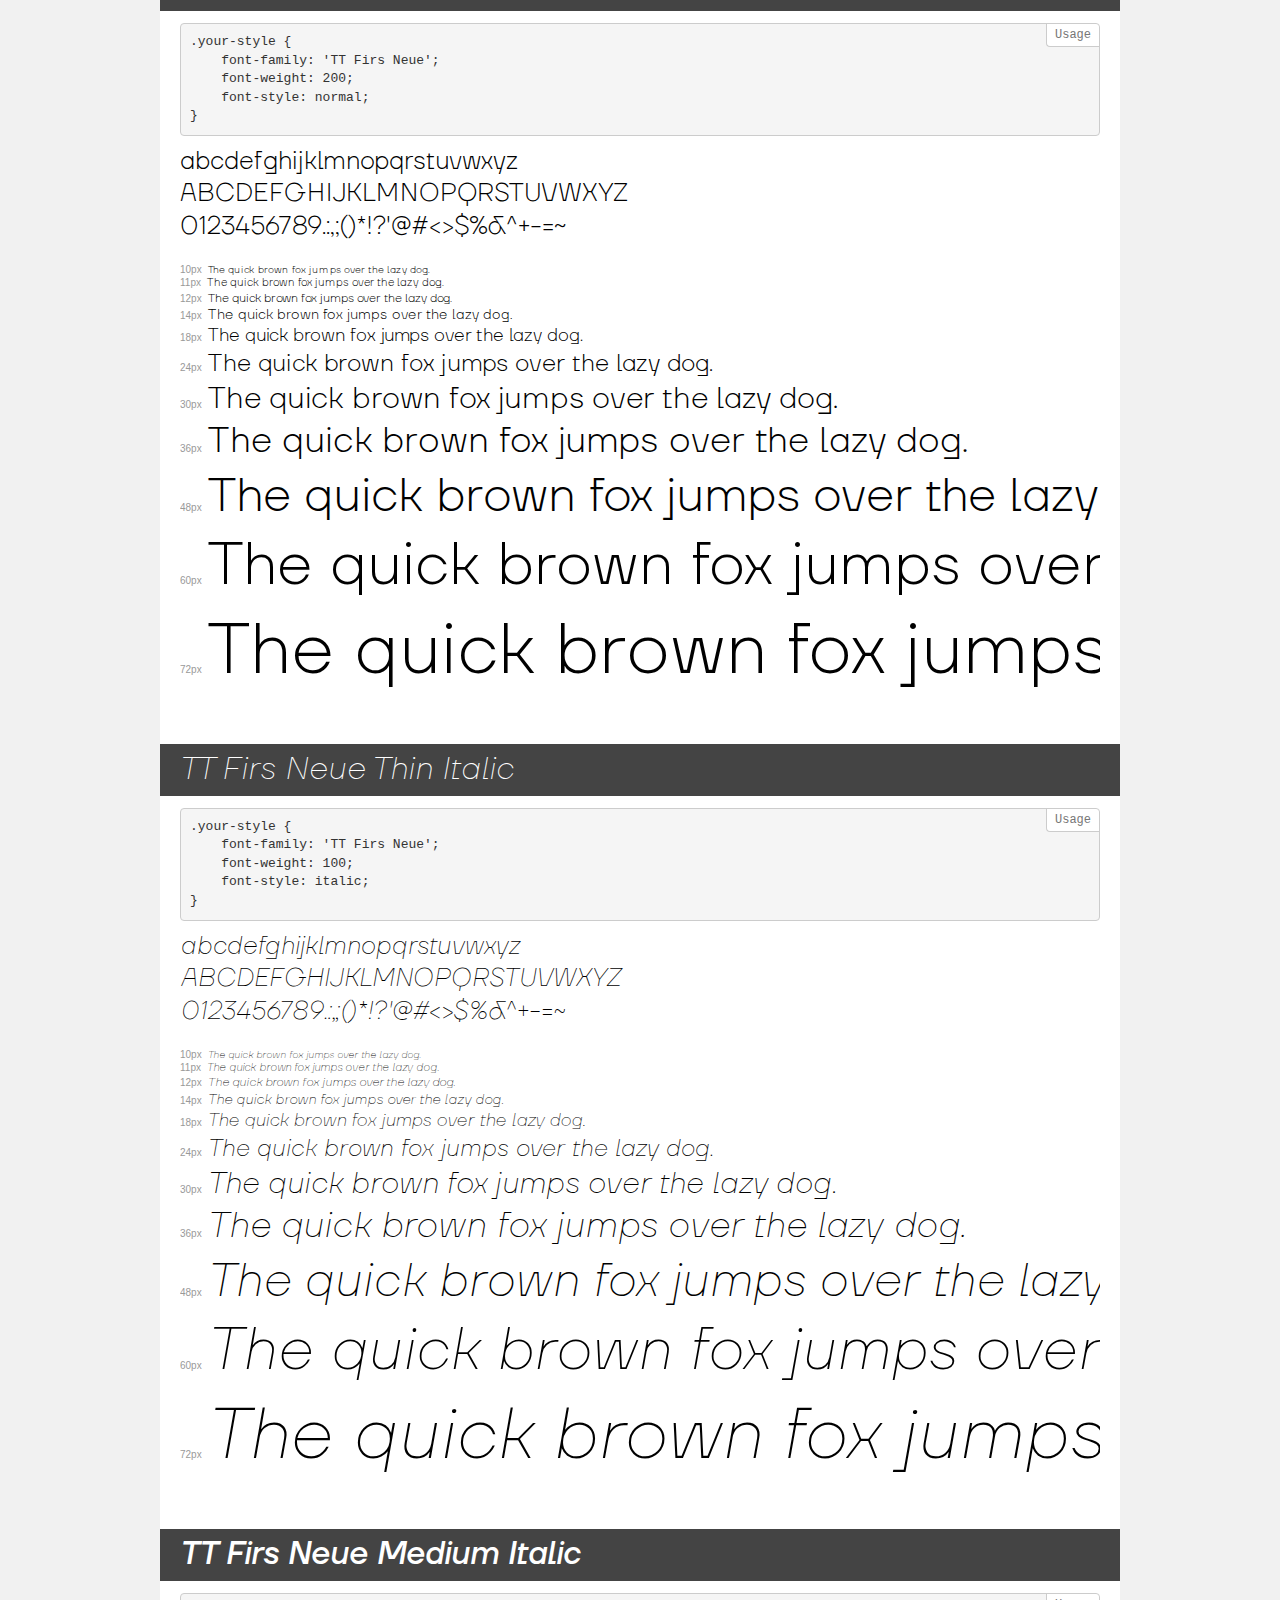
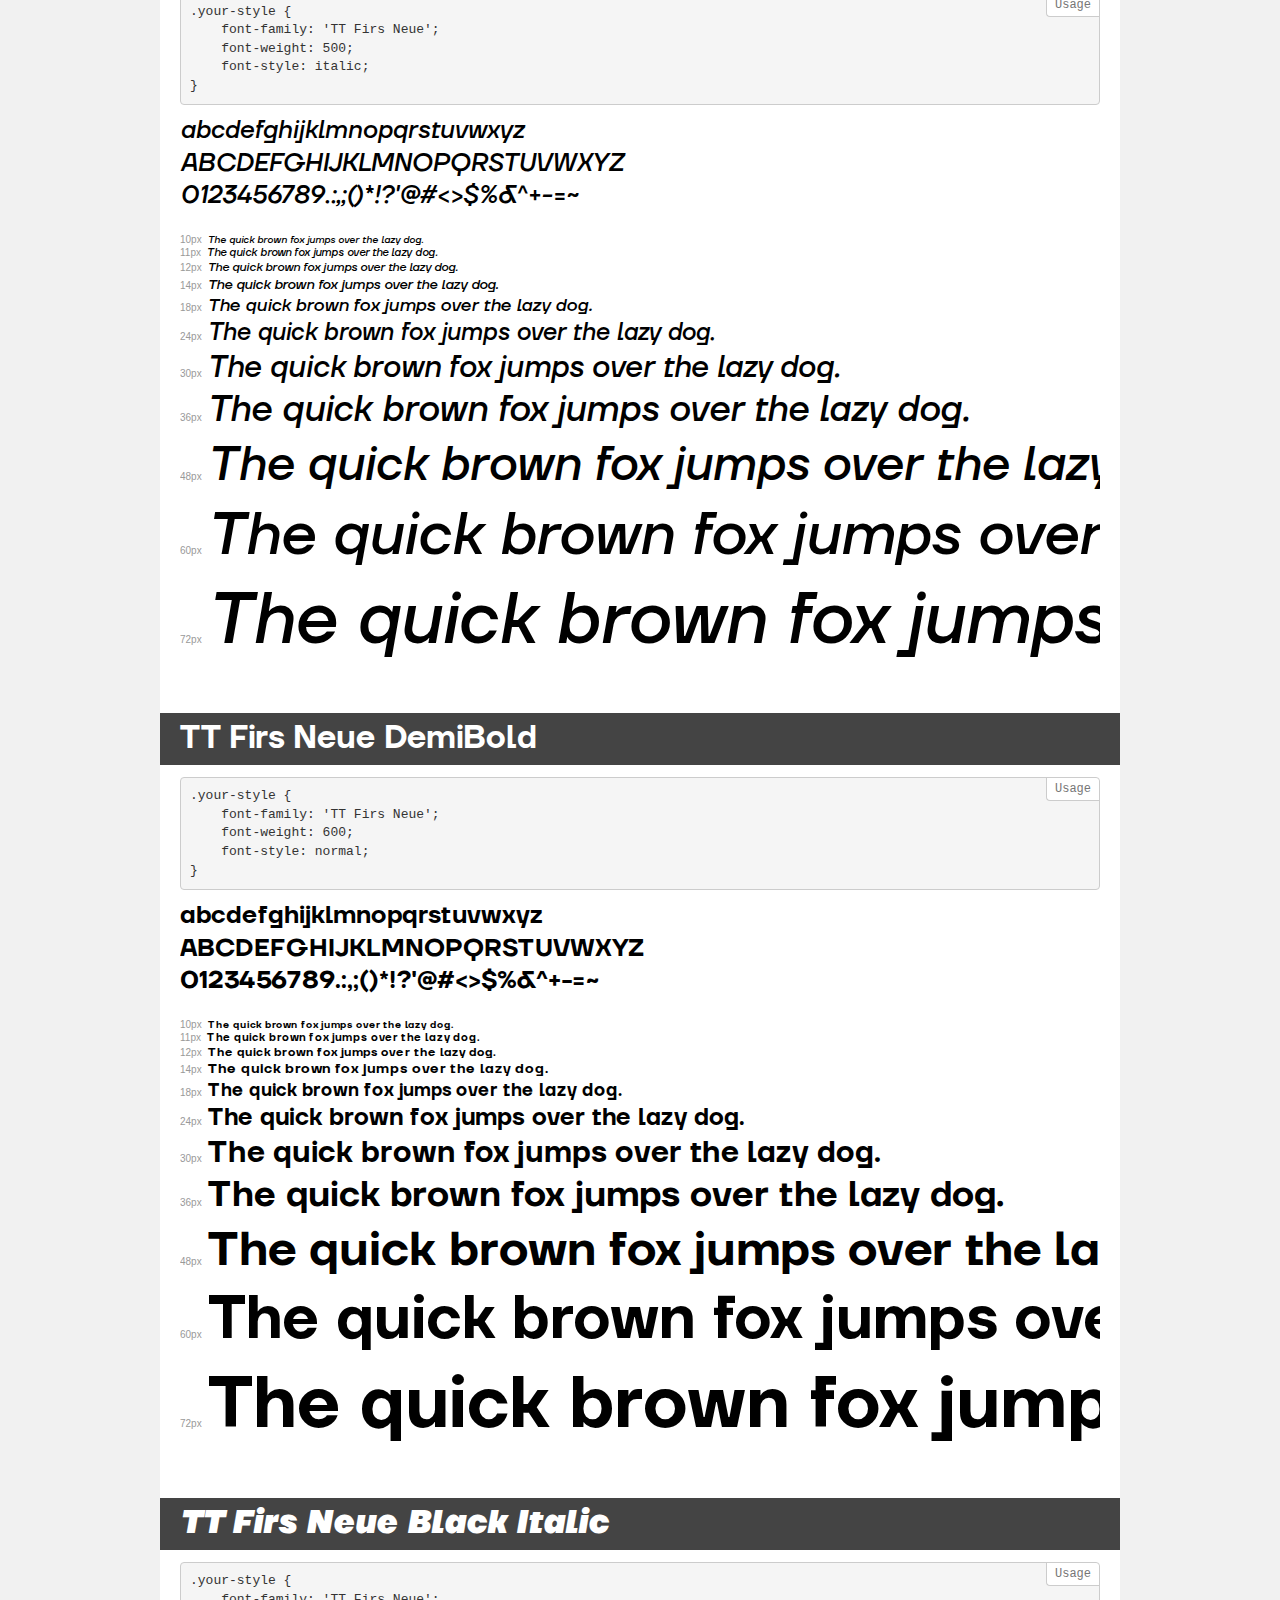
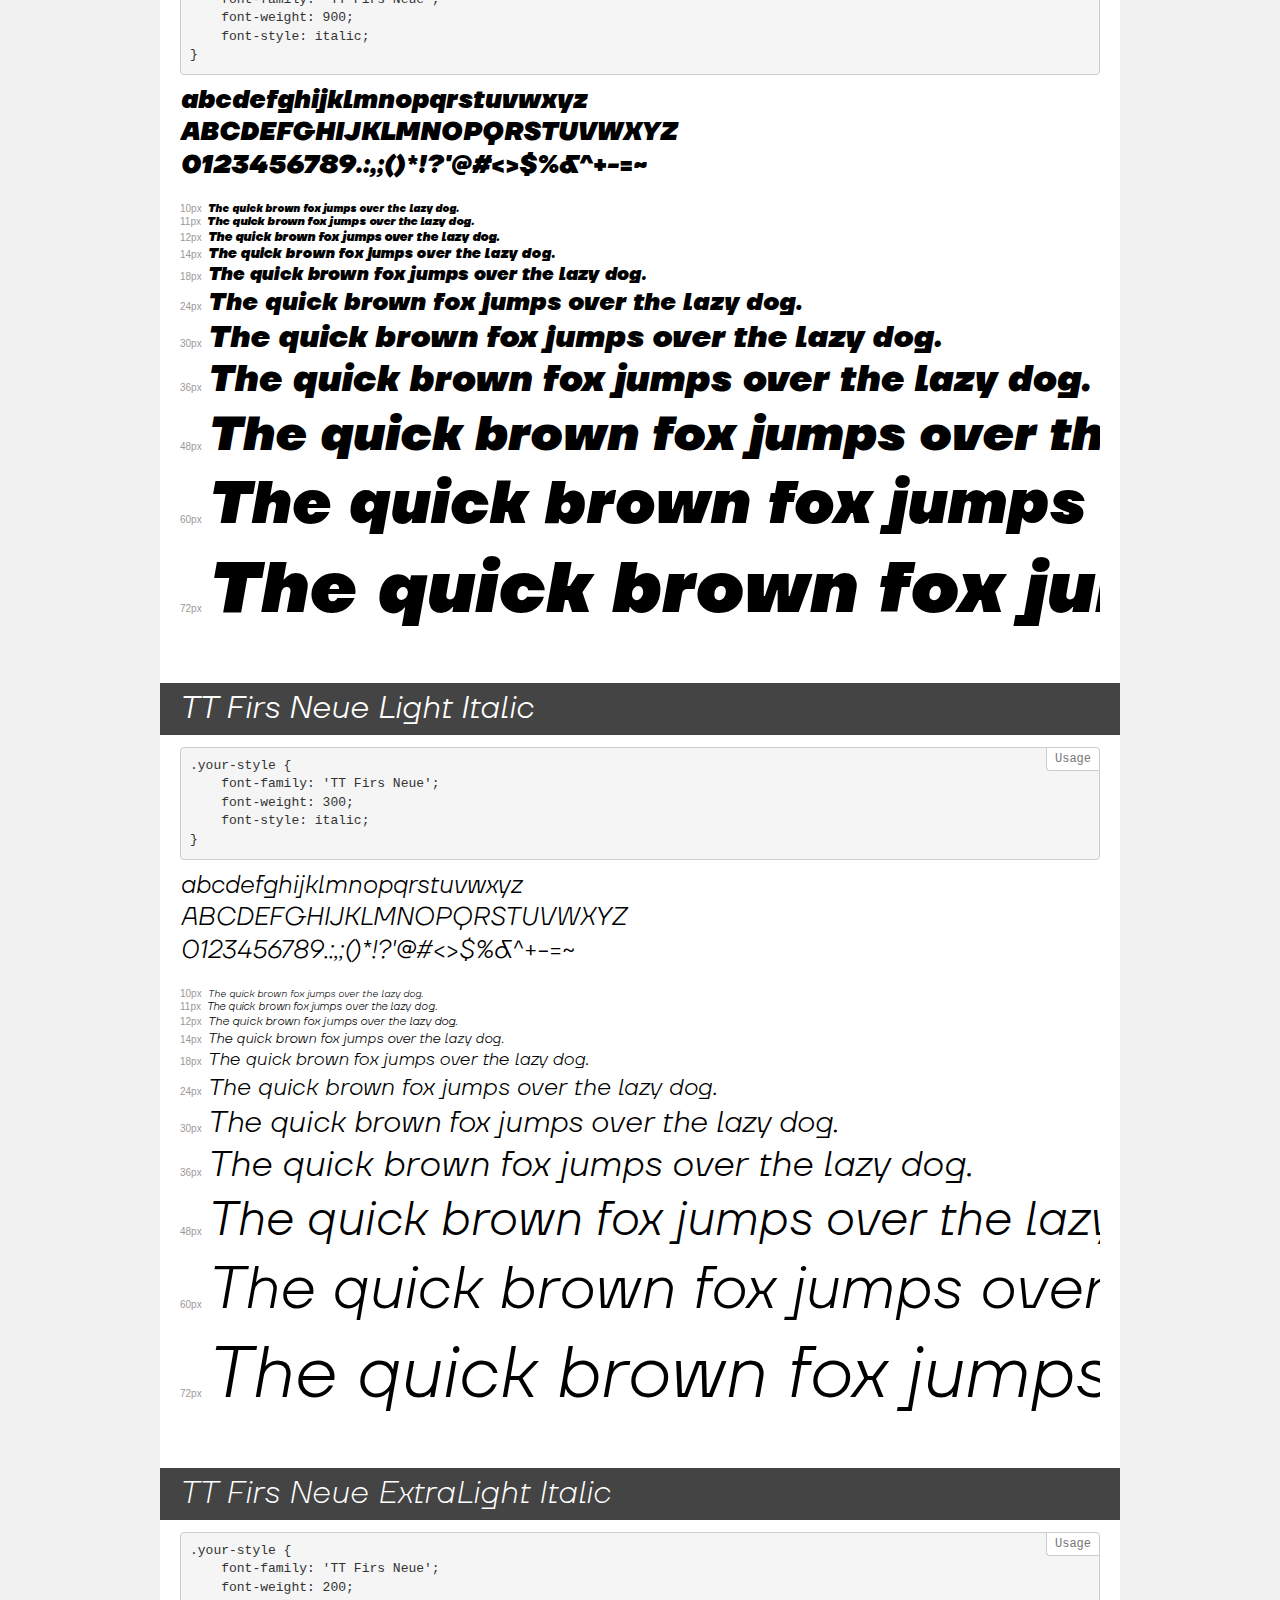
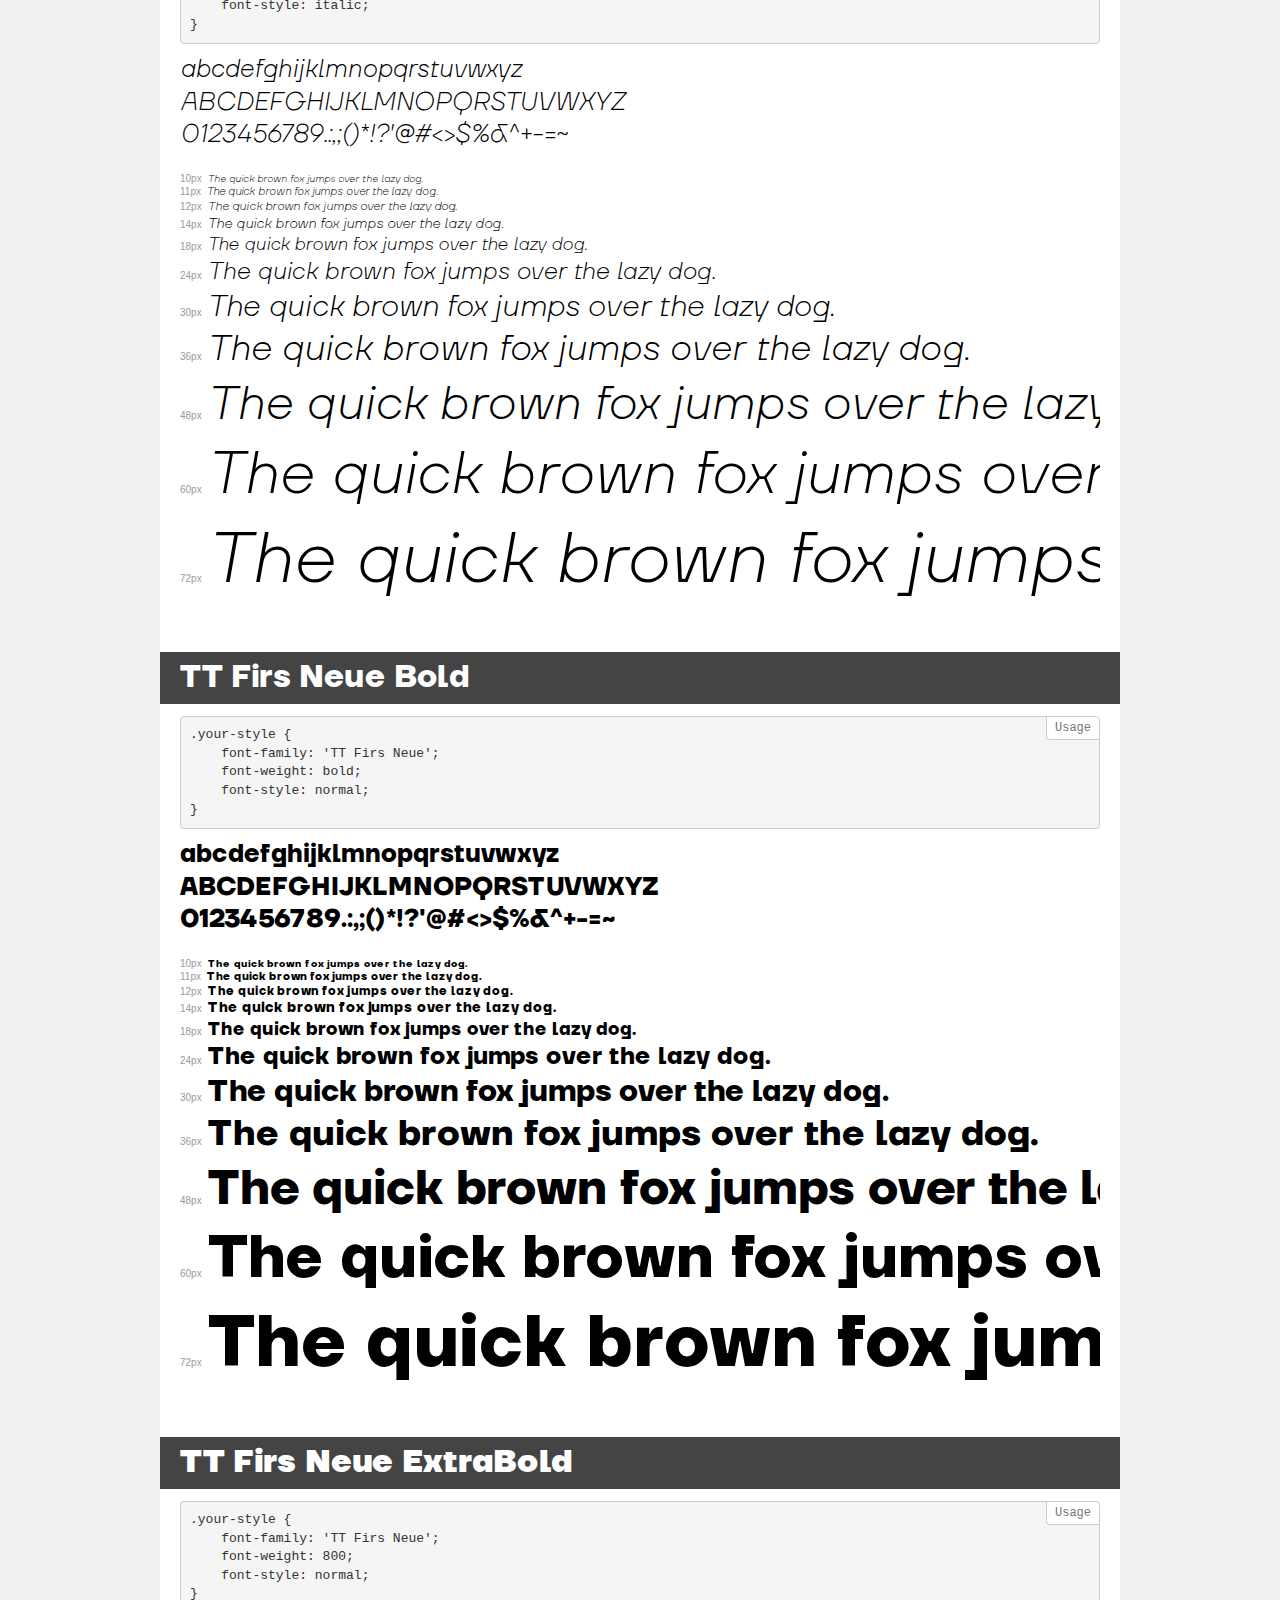
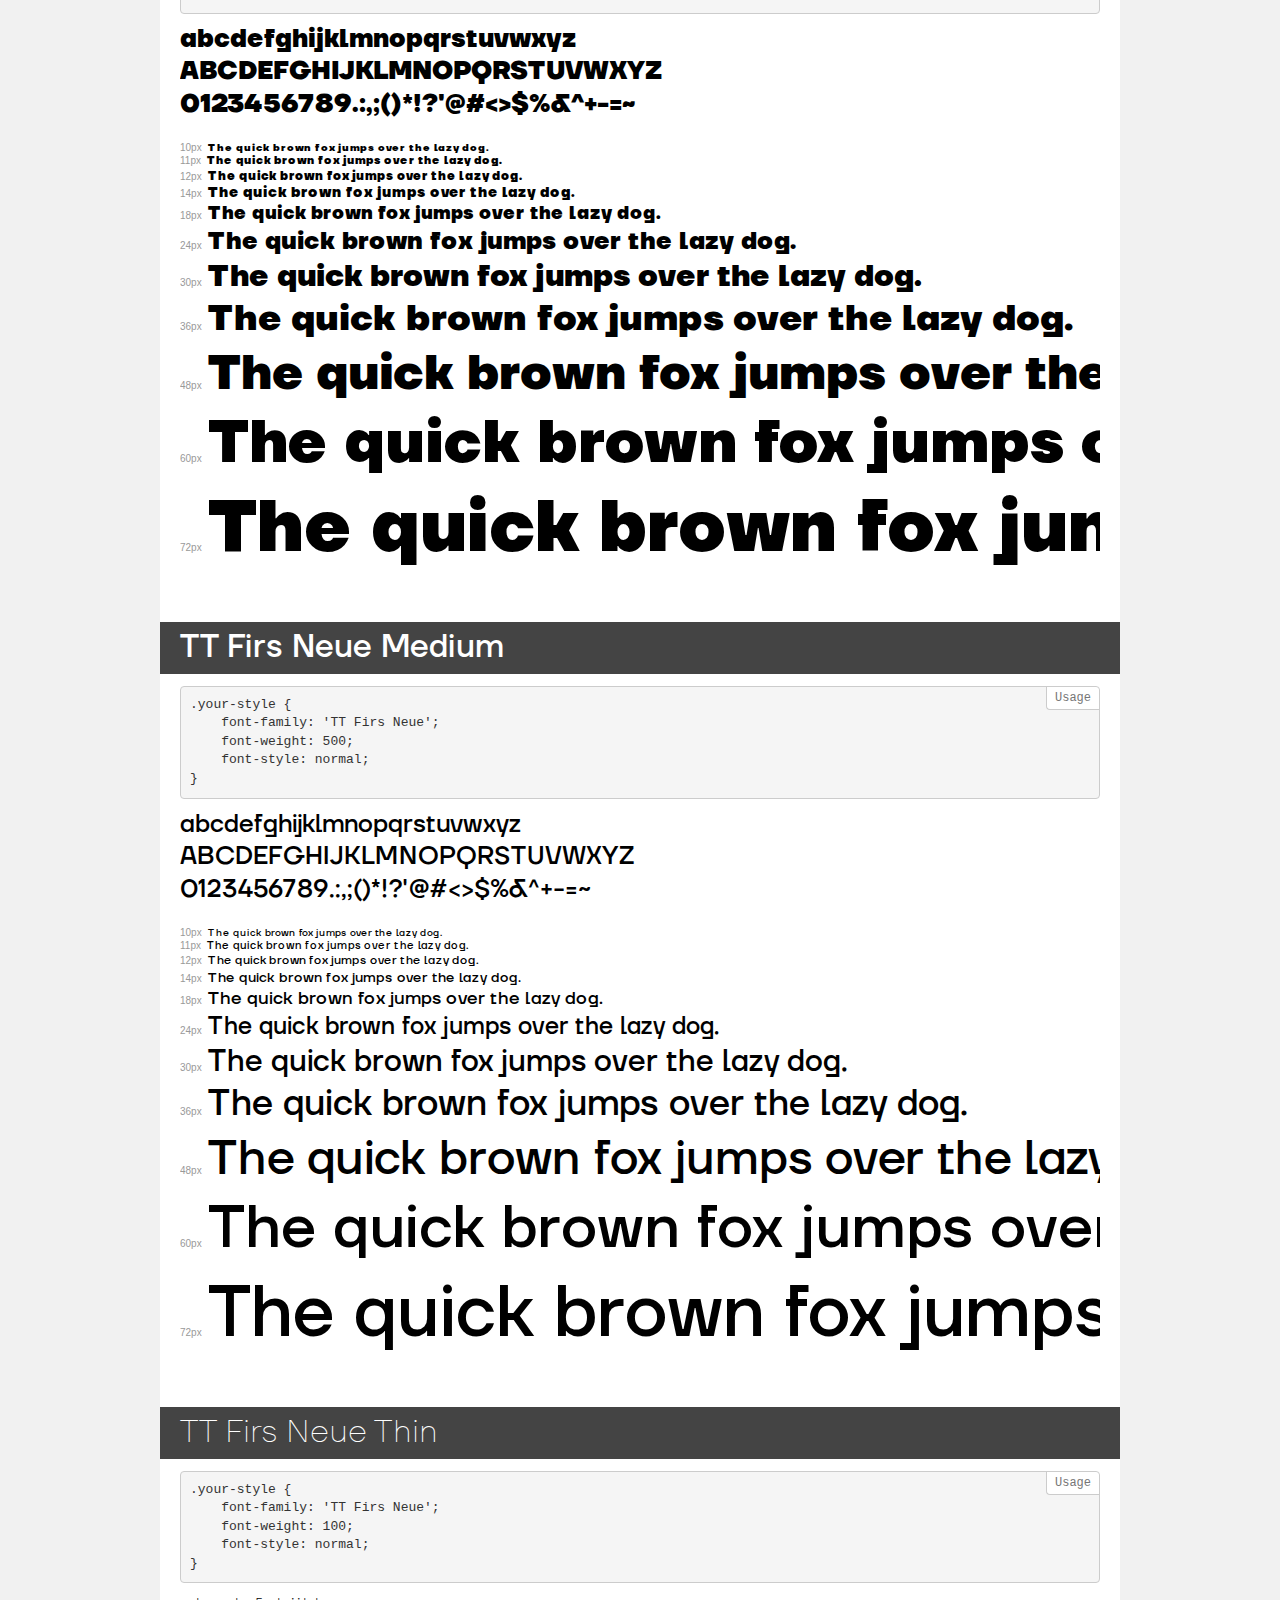
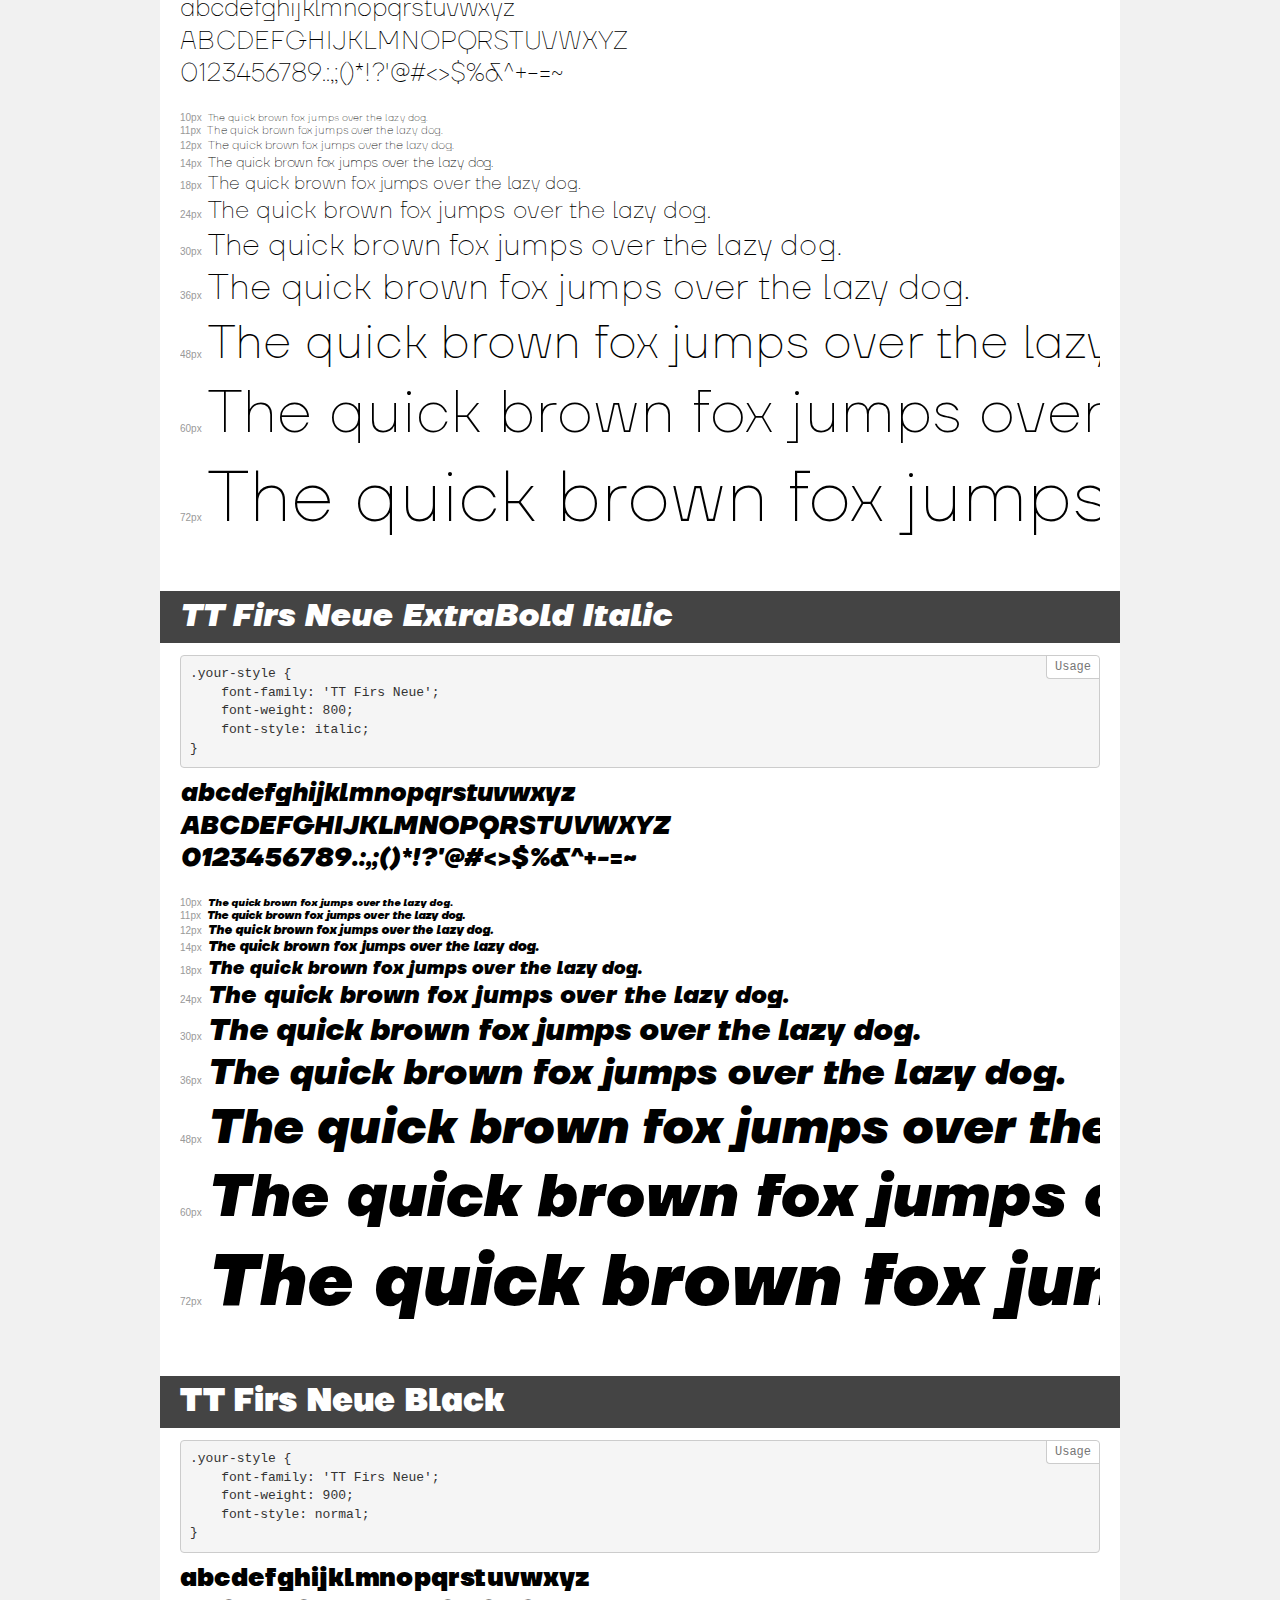
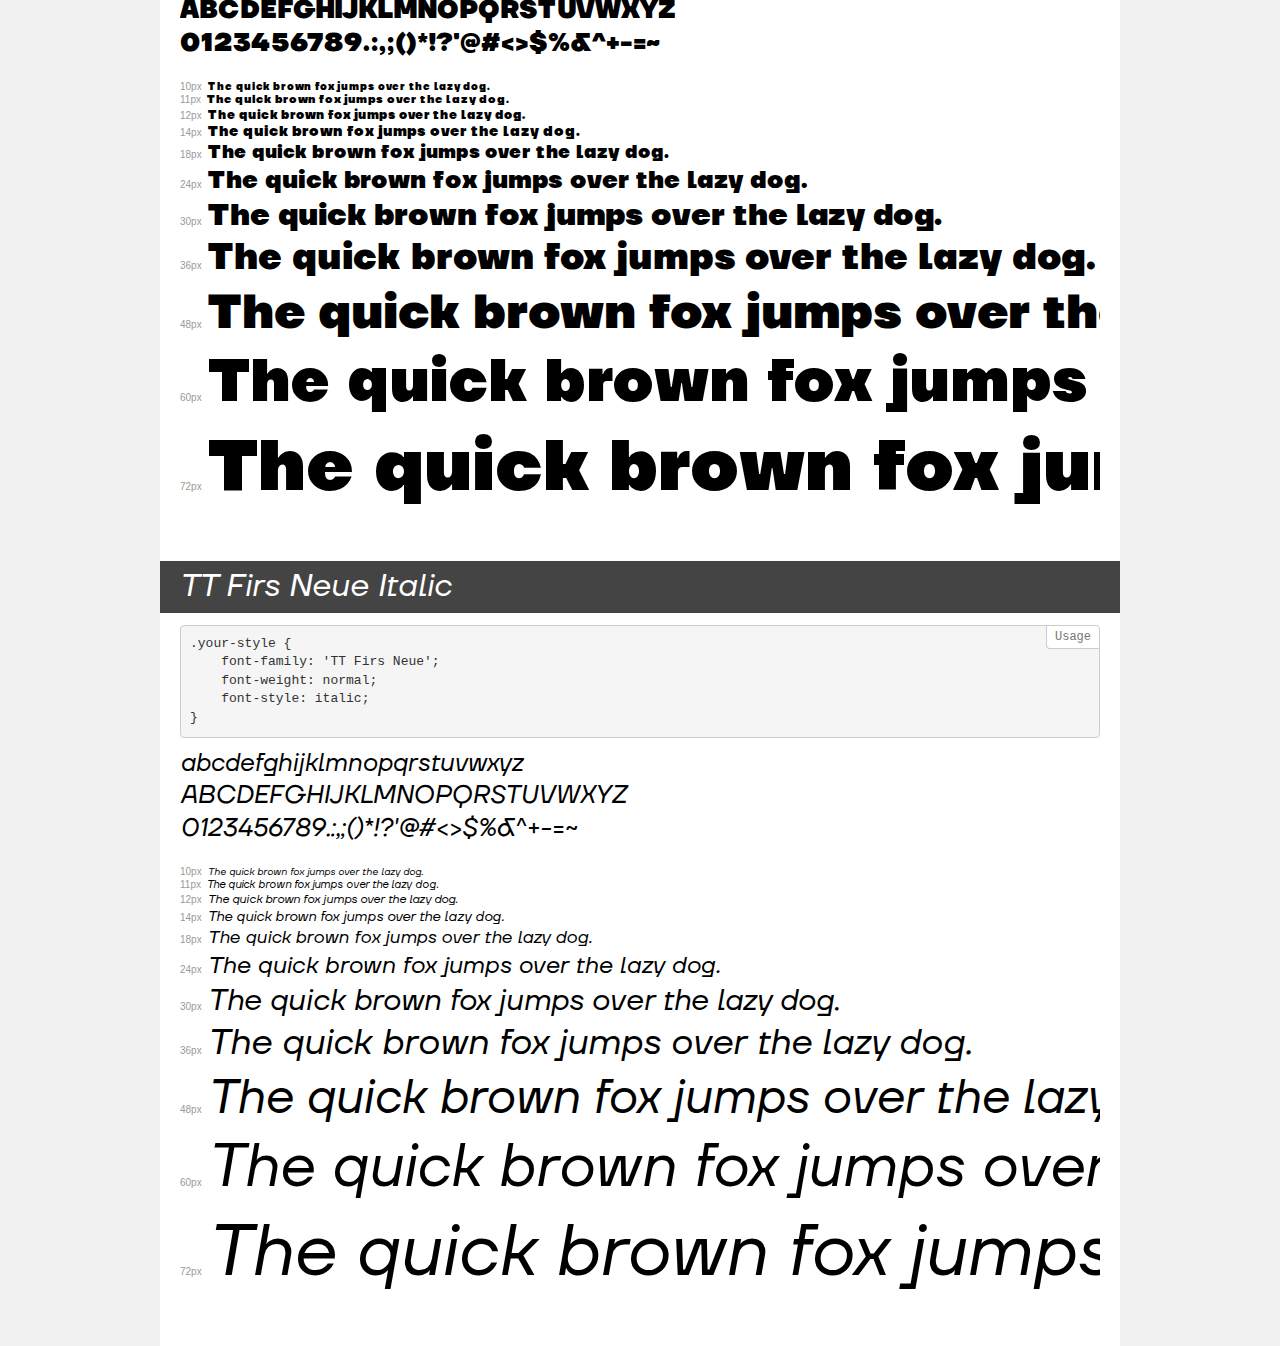
<file: fonts/TTFirsNeue/demo.html>
<!DOCTYPE html>
<html>
<head>
    <meta charset="utf-8">
    <meta http-equiv="X-UA-Compatible" content="IE=edge">
    <meta name="viewport" content="width=device-width, initial-scale=1">
    <meta name="robots" content="noindex, noarchive">
    <meta name="format-detection" content="telephone=no">
    <title>Transfonter demo</title>
    <link href="stylesheet.css" rel="stylesheet">
    <style>
        /*
        http://meyerweb.com/eric/tools/css/reset/
        v2.0 | 20110126
        License: none (public domain)
        */
        html, body, div, span, applet, object, iframe,
        h1, h2, h3, h4, h5, h6, p, blockquote, pre,
        a, abbr, acronym, address, big, cite, code,
        del, dfn, em, img, ins, kbd, q, s, samp,
        small, strike, strong, sub, sup, tt, var,
        b, u, i, center,
        dl, dt, dd, ol, ul, li,
        fieldset, form, label, legend,
        table, caption, tbody, tfoot, thead, tr, th, td,
        article, aside, canvas, details, embed,
        figure, figcaption, footer, header, hgroup,
        menu, nav, output, ruby, section, summary,
        time, mark, audio, video {
            margin: 0;
            padding: 0;
            border: 0;
            font-size: 100%;
            font: inherit;
            vertical-align: baseline;
        }
        /* HTML5 display-role reset for older browsers */
        article, aside, details, figcaption, figure,
        footer, header, hgroup, menu, nav, section {
            display: block;
        }
        body {
            line-height: 1;
        }
        ol, ul {
            list-style: none;
        }
        blockquote, q {
            quotes: none;
        }
        blockquote:before, blockquote:after,
        q:before, q:after {
            content: '';
            content: none;
        }
        table {
            border-collapse: collapse;
            border-spacing: 0;
        }
        /* common styles */
        body {
            background: #f1f1f1;
            color: #000;
        }
        .page {
            background: #fff;
            width: 920px;
            margin: 0 auto;
            padding: 20px 20px 0 20px;
            overflow: hidden;
        }
        .font-container {
            overflow-x: auto;
            overflow-y: hidden;
            margin-bottom: 40px;
            line-height: 1.3;
            white-space: nowrap;
            padding-bottom: 5px;
        }
        h1 {
            position: relative;
            background: #444;
            font-size: 32px;
            color: #fff;
            padding: 10px 20px;
            margin: 0 -20px 12px -20px;
        }
        .letters {
            font-size: 25px;
            margin-bottom: 20px;
        }
        .s10:before {
            content: '10px';
        }
        .s11:before {
            content: '11px';
        }
        .s12:before {
            content: '12px';
        }
        .s14:before {
            content: '14px';
        }
        .s18:before {
            content: '18px';
        }
        .s24:before {
            content: '24px';
        }
        .s30:before {
            content: '30px';
        }
        .s36:before {
            content: '36px';
        }
        .s48:before {
            content: '48px';
        }
        .s60:before {
            content: '60px';
        }
        .s72:before {
            content: '72px';
        }
        .s10:before, .s11:before, .s12:before, .s14:before,
        .s18:before, .s24:before, .s30:before, .s36:before,
        .s48:before, .s60:before, .s72:before {
            font-family: Arial, sans-serif;
            font-size: 10px;
            font-weight: normal;
            font-style: normal;
            color: #999;
            padding-right: 6px;
        }
        pre {
            display: block;
            position: relative;
            padding: 9px;
            margin: 0 0 10px;
            font-family: Monaco, Menlo, Consolas, "Courier New", monospace !important;
            font-size: 13px;
            line-height: 1.428571429;
            color: #333;
            font-weight: normal !important;
            font-style: normal !important;
            background-color: #f5f5f5;
            border: 1px solid #ccc;
            overflow-x: auto;
            border-radius: 4px;
        }
        pre:after {
            display: block;
            position: absolute;
            right: 0;
            top: 0;
            content: 'Usage';
            line-height: 1;
            padding: 5px 8px;
            font-size: 12px;
            color: #767676;
            background-color: #fff;
            border: 1px solid #ccc;
            border-right: none;
            border-top: none;
            border-radius: 0 4px 0 4px;
            z-index: 10;
        }
        /* responsive */
        @media (max-width: 959px) {
            .page {
                width: auto;
                margin: 0;
            }
        }
    </style>
</head>
<body>
<div class="page">
    <div class="demo" style="font-family: 'TT Firs Neue'; font-weight: 300; font-style: normal;">
        <h1>TT Firs Neue Light</h1>
        <pre>.your-style {
    font-family: 'TT Firs Neue';
    font-weight: 300;
    font-style: normal;
}</pre>
        <div class="font-container">
            <p class="letters">
                abcdefghijklmnopqrstuvwxyz<br>
ABCDEFGHIJKLMNOPQRSTUVWXYZ<br>
                0123456789.:,;()*!?'@#<>$%&^+-=~
            </p>
            <p class="s10" style="font-size: 10px;">The quick brown fox jumps over the lazy dog.</p>
            <p class="s11" style="font-size: 11px;">The quick brown fox jumps over the lazy dog.</p>
            <p class="s12" style="font-size: 12px;">The quick brown fox jumps over the lazy dog.</p>
            <p class="s14" style="font-size: 14px;">The quick brown fox jumps over the lazy dog.</p>
            <p class="s18" style="font-size: 18px;">The quick brown fox jumps over the lazy dog.</p>
            <p class="s24" style="font-size: 24px;">The quick brown fox jumps over the lazy dog.</p>
            <p class="s30" style="font-size: 30px;">The quick brown fox jumps over the lazy dog.</p>
            <p class="s36" style="font-size: 36px;">The quick brown fox jumps over the lazy dog.</p>
            <p class="s48" style="font-size: 48px;">The quick brown fox jumps over the lazy dog.</p>
            <p class="s60" style="font-size: 60px;">The quick brown fox jumps over the lazy dog.</p>
            <p class="s72" style="font-size: 72px;">The quick brown fox jumps over the lazy dog.</p>
        </div>
    </div>
    <div class="demo" style="font-family: 'TT Firs Neue'; font-weight: normal; font-style: normal;">
        <h1>TT Firs Neue Regular</h1>
        <pre>.your-style {
    font-family: 'TT Firs Neue';
    font-weight: normal;
    font-style: normal;
}</pre>
        <div class="font-container">
            <p class="letters">
                abcdefghijklmnopqrstuvwxyz<br>
ABCDEFGHIJKLMNOPQRSTUVWXYZ<br>
                0123456789.:,;()*!?'@#<>$%&^+-=~
            </p>
            <p class="s10" style="font-size: 10px;">The quick brown fox jumps over the lazy dog.</p>
            <p class="s11" style="font-size: 11px;">The quick brown fox jumps over the lazy dog.</p>
            <p class="s12" style="font-size: 12px;">The quick brown fox jumps over the lazy dog.</p>
            <p class="s14" style="font-size: 14px;">The quick brown fox jumps over the lazy dog.</p>
            <p class="s18" style="font-size: 18px;">The quick brown fox jumps over the lazy dog.</p>
            <p class="s24" style="font-size: 24px;">The quick brown fox jumps over the lazy dog.</p>
            <p class="s30" style="font-size: 30px;">The quick brown fox jumps over the lazy dog.</p>
            <p class="s36" style="font-size: 36px;">The quick brown fox jumps over the lazy dog.</p>
            <p class="s48" style="font-size: 48px;">The quick brown fox jumps over the lazy dog.</p>
            <p class="s60" style="font-size: 60px;">The quick brown fox jumps over the lazy dog.</p>
            <p class="s72" style="font-size: 72px;">The quick brown fox jumps over the lazy dog.</p>
        </div>
    </div>
    <div class="demo" style="font-family: 'TT Firs Neue'; font-weight: bold; font-style: italic;">
        <h1>TT Firs Neue Bold Italic</h1>
        <pre>.your-style {
    font-family: 'TT Firs Neue';
    font-weight: bold;
    font-style: italic;
}</pre>
        <div class="font-container">
            <p class="letters">
                abcdefghijklmnopqrstuvwxyz<br>
ABCDEFGHIJKLMNOPQRSTUVWXYZ<br>
                0123456789.:,;()*!?'@#<>$%&^+-=~
            </p>
            <p class="s10" style="font-size: 10px;">The quick brown fox jumps over the lazy dog.</p>
            <p class="s11" style="font-size: 11px;">The quick brown fox jumps over the lazy dog.</p>
            <p class="s12" style="font-size: 12px;">The quick brown fox jumps over the lazy dog.</p>
            <p class="s14" style="font-size: 14px;">The quick brown fox jumps over the lazy dog.</p>
            <p class="s18" style="font-size: 18px;">The quick brown fox jumps over the lazy dog.</p>
            <p class="s24" style="font-size: 24px;">The quick brown fox jumps over the lazy dog.</p>
            <p class="s30" style="font-size: 30px;">The quick brown fox jumps over the lazy dog.</p>
            <p class="s36" style="font-size: 36px;">The quick brown fox jumps over the lazy dog.</p>
            <p class="s48" style="font-size: 48px;">The quick brown fox jumps over the lazy dog.</p>
            <p class="s60" style="font-size: 60px;">The quick brown fox jumps over the lazy dog.</p>
            <p class="s72" style="font-size: 72px;">The quick brown fox jumps over the lazy dog.</p>
        </div>
    </div>
    <div class="demo" style="font-family: 'TT Firs Neue'; font-weight: 600; font-style: italic;">
        <h1>TT Firs Neue DemiBold Italic</h1>
        <pre>.your-style {
    font-family: 'TT Firs Neue';
    font-weight: 600;
    font-style: italic;
}</pre>
        <div class="font-container">
            <p class="letters">
                abcdefghijklmnopqrstuvwxyz<br>
ABCDEFGHIJKLMNOPQRSTUVWXYZ<br>
                0123456789.:,;()*!?'@#<>$%&^+-=~
            </p>
            <p class="s10" style="font-size: 10px;">The quick brown fox jumps over the lazy dog.</p>
            <p class="s11" style="font-size: 11px;">The quick brown fox jumps over the lazy dog.</p>
            <p class="s12" style="font-size: 12px;">The quick brown fox jumps over the lazy dog.</p>
            <p class="s14" style="font-size: 14px;">The quick brown fox jumps over the lazy dog.</p>
            <p class="s18" style="font-size: 18px;">The quick brown fox jumps over the lazy dog.</p>
            <p class="s24" style="font-size: 24px;">The quick brown fox jumps over the lazy dog.</p>
            <p class="s30" style="font-size: 30px;">The quick brown fox jumps over the lazy dog.</p>
            <p class="s36" style="font-size: 36px;">The quick brown fox jumps over the lazy dog.</p>
            <p class="s48" style="font-size: 48px;">The quick brown fox jumps over the lazy dog.</p>
            <p class="s60" style="font-size: 60px;">The quick brown fox jumps over the lazy dog.</p>
            <p class="s72" style="font-size: 72px;">The quick brown fox jumps over the lazy dog.</p>
        </div>
    </div>
    <div class="demo" style="font-family: 'TT Firs Neue'; font-weight: 200; font-style: normal;">
        <h1>TT Firs Neue ExtraLight</h1>
        <pre>.your-style {
    font-family: 'TT Firs Neue';
    font-weight: 200;
    font-style: normal;
}</pre>
        <div class="font-container">
            <p class="letters">
                abcdefghijklmnopqrstuvwxyz<br>
ABCDEFGHIJKLMNOPQRSTUVWXYZ<br>
                0123456789.:,;()*!?'@#<>$%&^+-=~
            </p>
            <p class="s10" style="font-size: 10px;">The quick brown fox jumps over the lazy dog.</p>
            <p class="s11" style="font-size: 11px;">The quick brown fox jumps over the lazy dog.</p>
            <p class="s12" style="font-size: 12px;">The quick brown fox jumps over the lazy dog.</p>
            <p class="s14" style="font-size: 14px;">The quick brown fox jumps over the lazy dog.</p>
            <p class="s18" style="font-size: 18px;">The quick brown fox jumps over the lazy dog.</p>
            <p class="s24" style="font-size: 24px;">The quick brown fox jumps over the lazy dog.</p>
            <p class="s30" style="font-size: 30px;">The quick brown fox jumps over the lazy dog.</p>
            <p class="s36" style="font-size: 36px;">The quick brown fox jumps over the lazy dog.</p>
            <p class="s48" style="font-size: 48px;">The quick brown fox jumps over the lazy dog.</p>
            <p class="s60" style="font-size: 60px;">The quick brown fox jumps over the lazy dog.</p>
            <p class="s72" style="font-size: 72px;">The quick brown fox jumps over the lazy dog.</p>
        </div>
    </div>
    <div class="demo" style="font-family: 'TT Firs Neue'; font-weight: 100; font-style: italic;">
        <h1>TT Firs Neue Thin Italic</h1>
        <pre>.your-style {
    font-family: 'TT Firs Neue';
    font-weight: 100;
    font-style: italic;
}</pre>
        <div class="font-container">
            <p class="letters">
                abcdefghijklmnopqrstuvwxyz<br>
ABCDEFGHIJKLMNOPQRSTUVWXYZ<br>
                0123456789.:,;()*!?'@#<>$%&^+-=~
            </p>
            <p class="s10" style="font-size: 10px;">The quick brown fox jumps over the lazy dog.</p>
            <p class="s11" style="font-size: 11px;">The quick brown fox jumps over the lazy dog.</p>
            <p class="s12" style="font-size: 12px;">The quick brown fox jumps over the lazy dog.</p>
            <p class="s14" style="font-size: 14px;">The quick brown fox jumps over the lazy dog.</p>
            <p class="s18" style="font-size: 18px;">The quick brown fox jumps over the lazy dog.</p>
            <p class="s24" style="font-size: 24px;">The quick brown fox jumps over the lazy dog.</p>
            <p class="s30" style="font-size: 30px;">The quick brown fox jumps over the lazy dog.</p>
            <p class="s36" style="font-size: 36px;">The quick brown fox jumps over the lazy dog.</p>
            <p class="s48" style="font-size: 48px;">The quick brown fox jumps over the lazy dog.</p>
            <p class="s60" style="font-size: 60px;">The quick brown fox jumps over the lazy dog.</p>
            <p class="s72" style="font-size: 72px;">The quick brown fox jumps over the lazy dog.</p>
        </div>
    </div>
    <div class="demo" style="font-family: 'TT Firs Neue'; font-weight: 500; font-style: italic;">
        <h1>TT Firs Neue Medium Italic</h1>
        <pre>.your-style {
    font-family: 'TT Firs Neue';
    font-weight: 500;
    font-style: italic;
}</pre>
        <div class="font-container">
            <p class="letters">
                abcdefghijklmnopqrstuvwxyz<br>
ABCDEFGHIJKLMNOPQRSTUVWXYZ<br>
                0123456789.:,;()*!?'@#<>$%&^+-=~
            </p>
            <p class="s10" style="font-size: 10px;">The quick brown fox jumps over the lazy dog.</p>
            <p class="s11" style="font-size: 11px;">The quick brown fox jumps over the lazy dog.</p>
            <p class="s12" style="font-size: 12px;">The quick brown fox jumps over the lazy dog.</p>
            <p class="s14" style="font-size: 14px;">The quick brown fox jumps over the lazy dog.</p>
            <p class="s18" style="font-size: 18px;">The quick brown fox jumps over the lazy dog.</p>
            <p class="s24" style="font-size: 24px;">The quick brown fox jumps over the lazy dog.</p>
            <p class="s30" style="font-size: 30px;">The quick brown fox jumps over the lazy dog.</p>
            <p class="s36" style="font-size: 36px;">The quick brown fox jumps over the lazy dog.</p>
            <p class="s48" style="font-size: 48px;">The quick brown fox jumps over the lazy dog.</p>
            <p class="s60" style="font-size: 60px;">The quick brown fox jumps over the lazy dog.</p>
            <p class="s72" style="font-size: 72px;">The quick brown fox jumps over the lazy dog.</p>
        </div>
    </div>
    <div class="demo" style="font-family: 'TT Firs Neue'; font-weight: 600; font-style: normal;">
        <h1>TT Firs Neue DemiBold</h1>
        <pre>.your-style {
    font-family: 'TT Firs Neue';
    font-weight: 600;
    font-style: normal;
}</pre>
        <div class="font-container">
            <p class="letters">
                abcdefghijklmnopqrstuvwxyz<br>
ABCDEFGHIJKLMNOPQRSTUVWXYZ<br>
                0123456789.:,;()*!?'@#<>$%&^+-=~
            </p>
            <p class="s10" style="font-size: 10px;">The quick brown fox jumps over the lazy dog.</p>
            <p class="s11" style="font-size: 11px;">The quick brown fox jumps over the lazy dog.</p>
            <p class="s12" style="font-size: 12px;">The quick brown fox jumps over the lazy dog.</p>
            <p class="s14" style="font-size: 14px;">The quick brown fox jumps over the lazy dog.</p>
            <p class="s18" style="font-size: 18px;">The quick brown fox jumps over the lazy dog.</p>
            <p class="s24" style="font-size: 24px;">The quick brown fox jumps over the lazy dog.</p>
            <p class="s30" style="font-size: 30px;">The quick brown fox jumps over the lazy dog.</p>
            <p class="s36" style="font-size: 36px;">The quick brown fox jumps over the lazy dog.</p>
            <p class="s48" style="font-size: 48px;">The quick brown fox jumps over the lazy dog.</p>
            <p class="s60" style="font-size: 60px;">The quick brown fox jumps over the lazy dog.</p>
            <p class="s72" style="font-size: 72px;">The quick brown fox jumps over the lazy dog.</p>
        </div>
    </div>
    <div class="demo" style="font-family: 'TT Firs Neue'; font-weight: 900; font-style: italic;">
        <h1>TT Firs Neue Black Italic</h1>
        <pre>.your-style {
    font-family: 'TT Firs Neue';
    font-weight: 900;
    font-style: italic;
}</pre>
        <div class="font-container">
            <p class="letters">
                abcdefghijklmnopqrstuvwxyz<br>
ABCDEFGHIJKLMNOPQRSTUVWXYZ<br>
                0123456789.:,;()*!?'@#<>$%&^+-=~
            </p>
            <p class="s10" style="font-size: 10px;">The quick brown fox jumps over the lazy dog.</p>
            <p class="s11" style="font-size: 11px;">The quick brown fox jumps over the lazy dog.</p>
            <p class="s12" style="font-size: 12px;">The quick brown fox jumps over the lazy dog.</p>
            <p class="s14" style="font-size: 14px;">The quick brown fox jumps over the lazy dog.</p>
            <p class="s18" style="font-size: 18px;">The quick brown fox jumps over the lazy dog.</p>
            <p class="s24" style="font-size: 24px;">The quick brown fox jumps over the lazy dog.</p>
            <p class="s30" style="font-size: 30px;">The quick brown fox jumps over the lazy dog.</p>
            <p class="s36" style="font-size: 36px;">The quick brown fox jumps over the lazy dog.</p>
            <p class="s48" style="font-size: 48px;">The quick brown fox jumps over the lazy dog.</p>
            <p class="s60" style="font-size: 60px;">The quick brown fox jumps over the lazy dog.</p>
            <p class="s72" style="font-size: 72px;">The quick brown fox jumps over the lazy dog.</p>
        </div>
    </div>
    <div class="demo" style="font-family: 'TT Firs Neue'; font-weight: 300; font-style: italic;">
        <h1>TT Firs Neue Light Italic</h1>
        <pre>.your-style {
    font-family: 'TT Firs Neue';
    font-weight: 300;
    font-style: italic;
}</pre>
        <div class="font-container">
            <p class="letters">
                abcdefghijklmnopqrstuvwxyz<br>
ABCDEFGHIJKLMNOPQRSTUVWXYZ<br>
                0123456789.:,;()*!?'@#<>$%&^+-=~
            </p>
            <p class="s10" style="font-size: 10px;">The quick brown fox jumps over the lazy dog.</p>
            <p class="s11" style="font-size: 11px;">The quick brown fox jumps over the lazy dog.</p>
            <p class="s12" style="font-size: 12px;">The quick brown fox jumps over the lazy dog.</p>
            <p class="s14" style="font-size: 14px;">The quick brown fox jumps over the lazy dog.</p>
            <p class="s18" style="font-size: 18px;">The quick brown fox jumps over the lazy dog.</p>
            <p class="s24" style="font-size: 24px;">The quick brown fox jumps over the lazy dog.</p>
            <p class="s30" style="font-size: 30px;">The quick brown fox jumps over the lazy dog.</p>
            <p class="s36" style="font-size: 36px;">The quick brown fox jumps over the lazy dog.</p>
            <p class="s48" style="font-size: 48px;">The quick brown fox jumps over the lazy dog.</p>
            <p class="s60" style="font-size: 60px;">The quick brown fox jumps over the lazy dog.</p>
            <p class="s72" style="font-size: 72px;">The quick brown fox jumps over the lazy dog.</p>
        </div>
    </div>
    <div class="demo" style="font-family: 'TT Firs Neue'; font-weight: 200; font-style: italic;">
        <h1>TT Firs Neue ExtraLight Italic</h1>
        <pre>.your-style {
    font-family: 'TT Firs Neue';
    font-weight: 200;
    font-style: italic;
}</pre>
        <div class="font-container">
            <p class="letters">
                abcdefghijklmnopqrstuvwxyz<br>
ABCDEFGHIJKLMNOPQRSTUVWXYZ<br>
                0123456789.:,;()*!?'@#<>$%&^+-=~
            </p>
            <p class="s10" style="font-size: 10px;">The quick brown fox jumps over the lazy dog.</p>
            <p class="s11" style="font-size: 11px;">The quick brown fox jumps over the lazy dog.</p>
            <p class="s12" style="font-size: 12px;">The quick brown fox jumps over the lazy dog.</p>
            <p class="s14" style="font-size: 14px;">The quick brown fox jumps over the lazy dog.</p>
            <p class="s18" style="font-size: 18px;">The quick brown fox jumps over the lazy dog.</p>
            <p class="s24" style="font-size: 24px;">The quick brown fox jumps over the lazy dog.</p>
            <p class="s30" style="font-size: 30px;">The quick brown fox jumps over the lazy dog.</p>
            <p class="s36" style="font-size: 36px;">The quick brown fox jumps over the lazy dog.</p>
            <p class="s48" style="font-size: 48px;">The quick brown fox jumps over the lazy dog.</p>
            <p class="s60" style="font-size: 60px;">The quick brown fox jumps over the lazy dog.</p>
            <p class="s72" style="font-size: 72px;">The quick brown fox jumps over the lazy dog.</p>
        </div>
    </div>
    <div class="demo" style="font-family: 'TT Firs Neue'; font-weight: bold; font-style: normal;">
        <h1>TT Firs Neue Bold</h1>
        <pre>.your-style {
    font-family: 'TT Firs Neue';
    font-weight: bold;
    font-style: normal;
}</pre>
        <div class="font-container">
            <p class="letters">
                abcdefghijklmnopqrstuvwxyz<br>
ABCDEFGHIJKLMNOPQRSTUVWXYZ<br>
                0123456789.:,;()*!?'@#<>$%&^+-=~
            </p>
            <p class="s10" style="font-size: 10px;">The quick brown fox jumps over the lazy dog.</p>
            <p class="s11" style="font-size: 11px;">The quick brown fox jumps over the lazy dog.</p>
            <p class="s12" style="font-size: 12px;">The quick brown fox jumps over the lazy dog.</p>
            <p class="s14" style="font-size: 14px;">The quick brown fox jumps over the lazy dog.</p>
            <p class="s18" style="font-size: 18px;">The quick brown fox jumps over the lazy dog.</p>
            <p class="s24" style="font-size: 24px;">The quick brown fox jumps over the lazy dog.</p>
            <p class="s30" style="font-size: 30px;">The quick brown fox jumps over the lazy dog.</p>
            <p class="s36" style="font-size: 36px;">The quick brown fox jumps over the lazy dog.</p>
            <p class="s48" style="font-size: 48px;">The quick brown fox jumps over the lazy dog.</p>
            <p class="s60" style="font-size: 60px;">The quick brown fox jumps over the lazy dog.</p>
            <p class="s72" style="font-size: 72px;">The quick brown fox jumps over the lazy dog.</p>
        </div>
    </div>
    <div class="demo" style="font-family: 'TT Firs Neue'; font-weight: 800; font-style: normal;">
        <h1>TT Firs Neue ExtraBold</h1>
        <pre>.your-style {
    font-family: 'TT Firs Neue';
    font-weight: 800;
    font-style: normal;
}</pre>
        <div class="font-container">
            <p class="letters">
                abcdefghijklmnopqrstuvwxyz<br>
ABCDEFGHIJKLMNOPQRSTUVWXYZ<br>
                0123456789.:,;()*!?'@#<>$%&^+-=~
            </p>
            <p class="s10" style="font-size: 10px;">The quick brown fox jumps over the lazy dog.</p>
            <p class="s11" style="font-size: 11px;">The quick brown fox jumps over the lazy dog.</p>
            <p class="s12" style="font-size: 12px;">The quick brown fox jumps over the lazy dog.</p>
            <p class="s14" style="font-size: 14px;">The quick brown fox jumps over the lazy dog.</p>
            <p class="s18" style="font-size: 18px;">The quick brown fox jumps over the lazy dog.</p>
            <p class="s24" style="font-size: 24px;">The quick brown fox jumps over the lazy dog.</p>
            <p class="s30" style="font-size: 30px;">The quick brown fox jumps over the lazy dog.</p>
            <p class="s36" style="font-size: 36px;">The quick brown fox jumps over the lazy dog.</p>
            <p class="s48" style="font-size: 48px;">The quick brown fox jumps over the lazy dog.</p>
            <p class="s60" style="font-size: 60px;">The quick brown fox jumps over the lazy dog.</p>
            <p class="s72" style="font-size: 72px;">The quick brown fox jumps over the lazy dog.</p>
        </div>
    </div>
    <div class="demo" style="font-family: 'TT Firs Neue'; font-weight: 500; font-style: normal;">
        <h1>TT Firs Neue Medium</h1>
        <pre>.your-style {
    font-family: 'TT Firs Neue';
    font-weight: 500;
    font-style: normal;
}</pre>
        <div class="font-container">
            <p class="letters">
                abcdefghijklmnopqrstuvwxyz<br>
ABCDEFGHIJKLMNOPQRSTUVWXYZ<br>
                0123456789.:,;()*!?'@#<>$%&^+-=~
            </p>
            <p class="s10" style="font-size: 10px;">The quick brown fox jumps over the lazy dog.</p>
            <p class="s11" style="font-size: 11px;">The quick brown fox jumps over the lazy dog.</p>
            <p class="s12" style="font-size: 12px;">The quick brown fox jumps over the lazy dog.</p>
            <p class="s14" style="font-size: 14px;">The quick brown fox jumps over the lazy dog.</p>
            <p class="s18" style="font-size: 18px;">The quick brown fox jumps over the lazy dog.</p>
            <p class="s24" style="font-size: 24px;">The quick brown fox jumps over the lazy dog.</p>
            <p class="s30" style="font-size: 30px;">The quick brown fox jumps over the lazy dog.</p>
            <p class="s36" style="font-size: 36px;">The quick brown fox jumps over the lazy dog.</p>
            <p class="s48" style="font-size: 48px;">The quick brown fox jumps over the lazy dog.</p>
            <p class="s60" style="font-size: 60px;">The quick brown fox jumps over the lazy dog.</p>
            <p class="s72" style="font-size: 72px;">The quick brown fox jumps over the lazy dog.</p>
        </div>
    </div>
    <div class="demo" style="font-family: 'TT Firs Neue'; font-weight: 100; font-style: normal;">
        <h1>TT Firs Neue Thin</h1>
        <pre>.your-style {
    font-family: 'TT Firs Neue';
    font-weight: 100;
    font-style: normal;
}</pre>
        <div class="font-container">
            <p class="letters">
                abcdefghijklmnopqrstuvwxyz<br>
ABCDEFGHIJKLMNOPQRSTUVWXYZ<br>
                0123456789.:,;()*!?'@#<>$%&^+-=~
            </p>
            <p class="s10" style="font-size: 10px;">The quick brown fox jumps over the lazy dog.</p>
            <p class="s11" style="font-size: 11px;">The quick brown fox jumps over the lazy dog.</p>
            <p class="s12" style="font-size: 12px;">The quick brown fox jumps over the lazy dog.</p>
            <p class="s14" style="font-size: 14px;">The quick brown fox jumps over the lazy dog.</p>
            <p class="s18" style="font-size: 18px;">The quick brown fox jumps over the lazy dog.</p>
            <p class="s24" style="font-size: 24px;">The quick brown fox jumps over the lazy dog.</p>
            <p class="s30" style="font-size: 30px;">The quick brown fox jumps over the lazy dog.</p>
            <p class="s36" style="font-size: 36px;">The quick brown fox jumps over the lazy dog.</p>
            <p class="s48" style="font-size: 48px;">The quick brown fox jumps over the lazy dog.</p>
            <p class="s60" style="font-size: 60px;">The quick brown fox jumps over the lazy dog.</p>
            <p class="s72" style="font-size: 72px;">The quick brown fox jumps over the lazy dog.</p>
        </div>
    </div>
    <div class="demo" style="font-family: 'TT Firs Neue'; font-weight: 800; font-style: italic;">
        <h1>TT Firs Neue ExtraBold Italic</h1>
        <pre>.your-style {
    font-family: 'TT Firs Neue';
    font-weight: 800;
    font-style: italic;
}</pre>
        <div class="font-container">
            <p class="letters">
                abcdefghijklmnopqrstuvwxyz<br>
ABCDEFGHIJKLMNOPQRSTUVWXYZ<br>
                0123456789.:,;()*!?'@#<>$%&^+-=~
            </p>
            <p class="s10" style="font-size: 10px;">The quick brown fox jumps over the lazy dog.</p>
            <p class="s11" style="font-size: 11px;">The quick brown fox jumps over the lazy dog.</p>
            <p class="s12" style="font-size: 12px;">The quick brown fox jumps over the lazy dog.</p>
            <p class="s14" style="font-size: 14px;">The quick brown fox jumps over the lazy dog.</p>
            <p class="s18" style="font-size: 18px;">The quick brown fox jumps over the lazy dog.</p>
            <p class="s24" style="font-size: 24px;">The quick brown fox jumps over the lazy dog.</p>
            <p class="s30" style="font-size: 30px;">The quick brown fox jumps over the lazy dog.</p>
            <p class="s36" style="font-size: 36px;">The quick brown fox jumps over the lazy dog.</p>
            <p class="s48" style="font-size: 48px;">The quick brown fox jumps over the lazy dog.</p>
            <p class="s60" style="font-size: 60px;">The quick brown fox jumps over the lazy dog.</p>
            <p class="s72" style="font-size: 72px;">The quick brown fox jumps over the lazy dog.</p>
        </div>
    </div>
    <div class="demo" style="font-family: 'TT Firs Neue'; font-weight: 900; font-style: normal;">
        <h1>TT Firs Neue Black</h1>
        <pre>.your-style {
    font-family: 'TT Firs Neue';
    font-weight: 900;
    font-style: normal;
}</pre>
        <div class="font-container">
            <p class="letters">
                abcdefghijklmnopqrstuvwxyz<br>
ABCDEFGHIJKLMNOPQRSTUVWXYZ<br>
                0123456789.:,;()*!?'@#<>$%&^+-=~
            </p>
            <p class="s10" style="font-size: 10px;">The quick brown fox jumps over the lazy dog.</p>
            <p class="s11" style="font-size: 11px;">The quick brown fox jumps over the lazy dog.</p>
            <p class="s12" style="font-size: 12px;">The quick brown fox jumps over the lazy dog.</p>
            <p class="s14" style="font-size: 14px;">The quick brown fox jumps over the lazy dog.</p>
            <p class="s18" style="font-size: 18px;">The quick brown fox jumps over the lazy dog.</p>
            <p class="s24" style="font-size: 24px;">The quick brown fox jumps over the lazy dog.</p>
            <p class="s30" style="font-size: 30px;">The quick brown fox jumps over the lazy dog.</p>
            <p class="s36" style="font-size: 36px;">The quick brown fox jumps over the lazy dog.</p>
            <p class="s48" style="font-size: 48px;">The quick brown fox jumps over the lazy dog.</p>
            <p class="s60" style="font-size: 60px;">The quick brown fox jumps over the lazy dog.</p>
            <p class="s72" style="font-size: 72px;">The quick brown fox jumps over the lazy dog.</p>
        </div>
    </div>
    <div class="demo" style="font-family: 'TT Firs Neue'; font-weight: normal; font-style: italic;">
        <h1>TT Firs Neue Italic</h1>
        <pre>.your-style {
    font-family: 'TT Firs Neue';
    font-weight: normal;
    font-style: italic;
}</pre>
        <div class="font-container">
            <p class="letters">
                abcdefghijklmnopqrstuvwxyz<br>
ABCDEFGHIJKLMNOPQRSTUVWXYZ<br>
                0123456789.:,;()*!?'@#<>$%&^+-=~
            </p>
            <p class="s10" style="font-size: 10px;">The quick brown fox jumps over the lazy dog.</p>
            <p class="s11" style="font-size: 11px;">The quick brown fox jumps over the lazy dog.</p>
            <p class="s12" style="font-size: 12px;">The quick brown fox jumps over the lazy dog.</p>
            <p class="s14" style="font-size: 14px;">The quick brown fox jumps over the lazy dog.</p>
            <p class="s18" style="font-size: 18px;">The quick brown fox jumps over the lazy dog.</p>
            <p class="s24" style="font-size: 24px;">The quick brown fox jumps over the lazy dog.</p>
            <p class="s30" style="font-size: 30px;">The quick brown fox jumps over the lazy dog.</p>
            <p class="s36" style="font-size: 36px;">The quick brown fox jumps over the lazy dog.</p>
            <p class="s48" style="font-size: 48px;">The quick brown fox jumps over the lazy dog.</p>
            <p class="s60" style="font-size: 60px;">The quick brown fox jumps over the lazy dog.</p>
            <p class="s72" style="font-size: 72px;">The quick brown fox jumps over the lazy dog.</p>
        </div>
    </div>
</div>
</body>
</html>
</file>
<file: fonts/Inter/stylesheet.css>
@font-face {
    font-family: 'Inter';
    src: url('Inter-BoldItalic.eot');
    src: local('Inter Bold Italic'), local('Inter-BoldItalic'),
        url('Inter-BoldItalic.eot?#iefix') format('embedded-opentype'),
        url('Inter-BoldItalic.woff2') format('woff2'),
        url('Inter-BoldItalic.woff') format('woff'),
        url('Inter-BoldItalic.ttf') format('truetype');
    font-weight: bold;
    font-style: italic;
}

@font-face {
    font-family: 'Inter';
    src: url('Inter-MediumItalic.eot');
    src: local('Inter Medium Italic'), local('Inter-MediumItalic'),
        url('Inter-MediumItalic.eot?#iefix') format('embedded-opentype'),
        url('Inter-MediumItalic.woff2') format('woff2'),
        url('Inter-MediumItalic.woff') format('woff'),
        url('Inter-MediumItalic.ttf') format('truetype');
    font-weight: 500;
    font-style: italic;
}

@font-face {
    font-family: 'Inter';
    src: url('Inter-ThinItalicBETA.eot');
    src: local('Inter Thin Italic BETA'), local('Inter-ThinItalicBETA'),
        url('Inter-ThinItalicBETA.eot?#iefix') format('embedded-opentype'),
        url('Inter-ThinItalicBETA.woff2') format('woff2'),
        url('Inter-ThinItalicBETA.woff') format('woff'),
        url('Inter-ThinItalicBETA.ttf') format('truetype');
    font-weight: 100;
    font-style: italic;
}

@font-face {
    font-family: 'Inter';
    src: url('Inter-Regular.eot');
    src: local('Inter Regular'), local('Inter-Regular'),
        url('Inter-Regular.eot?#iefix') format('embedded-opentype'),
        url('Inter-Regular.woff2') format('woff2'),
        url('Inter-Regular.woff') format('woff'),
        url('Inter-Regular.ttf') format('truetype');
    font-weight: normal;
    font-style: normal;
}

@font-face {
    font-family: 'Inter';
    src: url('Inter-Black.eot');
    src: local('Inter Black'), local('Inter-Black'),
        url('Inter-Black.eot?#iefix') format('embedded-opentype'),
        url('Inter-Black.woff2') format('woff2'),
        url('Inter-Black.woff') format('woff'),
        url('Inter-Black.ttf') format('truetype');
    font-weight: 900;
    font-style: normal;
}

@font-face {
    font-family: 'Inter';
    src: url('Inter-BlackItalic.eot');
    src: local('Inter Black Italic'), local('Inter-BlackItalic'),
        url('Inter-BlackItalic.eot?#iefix') format('embedded-opentype'),
        url('Inter-BlackItalic.woff2') format('woff2'),
        url('Inter-BlackItalic.woff') format('woff'),
        url('Inter-BlackItalic.ttf') format('truetype');
    font-weight: 900;
    font-style: italic;
}

@font-face {
    font-family: 'Inter';
    src: url('Inter-LightBETA.eot');
    src: local('Inter Light BETA'), local('Inter-LightBETA'),
        url('Inter-LightBETA.eot?#iefix') format('embedded-opentype'),
        url('Inter-LightBETA.woff2') format('woff2'),
        url('Inter-LightBETA.woff') format('woff'),
        url('Inter-LightBETA.ttf') format('truetype');
    font-weight: 300;
    font-style: normal;
}

@font-face {
    font-family: 'Inter';
    src: url('Inter-SemiBold.eot');
    src: local('Inter Semi Bold'), local('Inter-SemiBold'),
        url('Inter-SemiBold.eot?#iefix') format('embedded-opentype'),
        url('Inter-SemiBold.woff2') format('woff2'),
        url('Inter-SemiBold.woff') format('woff'),
        url('Inter-SemiBold.ttf') format('truetype');
    font-weight: 600;
    font-style: normal;
}

@font-face {
    font-family: 'Inter';
    src: url('Inter-ExtraBoldItalic.eot');
    src: local('Inter Extra Bold Italic'), local('Inter-ExtraBoldItalic'),
        url('Inter-ExtraBoldItalic.eot?#iefix') format('embedded-opentype'),
        url('Inter-ExtraBoldItalic.woff2') format('woff2'),
        url('Inter-ExtraBoldItalic.woff') format('woff'),
        url('Inter-ExtraBoldItalic.ttf') format('truetype');
    font-weight: 800;
    font-style: italic;
}

@font-face {
    font-family: 'Inter';
    src: url('Inter-Bold.eot');
    src: local('Inter Bold'), local('Inter-Bold'),
        url('Inter-Bold.eot?#iefix') format('embedded-opentype'),
        url('Inter-Bold.woff2') format('woff2'),
        url('Inter-Bold.woff') format('woff'),
        url('Inter-Bold.ttf') format('truetype');
    font-weight: bold;
    font-style: normal;
}

@font-face {
    font-family: 'Inter';
    src: url('Inter-ExtraLightItalicBETA.eot');
    src: local('Inter Extra Light Italic BETA'), local('Inter-ExtraLightItalicBETA'),
        url('Inter-ExtraLightItalicBETA.eot?#iefix') format('embedded-opentype'),
        url('Inter-ExtraLightItalicBETA.woff2') format('woff2'),
        url('Inter-ExtraLightItalicBETA.woff') format('woff'),
        url('Inter-ExtraLightItalicBETA.ttf') format('truetype');
    font-weight: 200;
    font-style: italic;
}

@font-face {
    font-family: 'Inter';
    src: url('Inter-ExtraLightBETA.eot');
    src: local('Inter Extra Light BETA'), local('Inter-ExtraLightBETA'),
        url('Inter-ExtraLightBETA.eot?#iefix') format('embedded-opentype'),
        url('Inter-ExtraLightBETA.woff2') format('woff2'),
        url('Inter-ExtraLightBETA.woff') format('woff'),
        url('Inter-ExtraLightBETA.ttf') format('truetype');
    font-weight: 200;
    font-style: normal;
}

@font-face {
    font-family: 'Inter';
    src: url('Inter-ExtraBold.eot');
    src: local('Inter Extra Bold'), local('Inter-ExtraBold'),
        url('Inter-ExtraBold.eot?#iefix') format('embedded-opentype'),
        url('Inter-ExtraBold.woff2') format('woff2'),
        url('Inter-ExtraBold.woff') format('woff'),
        url('Inter-ExtraBold.ttf') format('truetype');
    font-weight: 800;
    font-style: normal;
}

@font-face {
    font-family: 'Inter';
    src: url('Inter-ThinBETA.eot');
    src: local('Inter Thin BETA'), local('Inter-ThinBETA'),
        url('Inter-ThinBETA.eot?#iefix') format('embedded-opentype'),
        url('Inter-ThinBETA.woff2') format('woff2'),
        url('Inter-ThinBETA.woff') format('woff'),
        url('Inter-ThinBETA.ttf') format('truetype');
    font-weight: 100;
    font-style: normal;
}

@font-face {
    font-family: 'Inter';
    src: url('Inter-LightItalicBETA.eot');
    src: local('Inter Light Italic BETA'), local('Inter-LightItalicBETA'),
        url('Inter-LightItalicBETA.eot?#iefix') format('embedded-opentype'),
        url('Inter-LightItalicBETA.woff2') format('woff2'),
        url('Inter-LightItalicBETA.woff') format('woff'),
        url('Inter-LightItalicBETA.ttf') format('truetype');
    font-weight: 300;
    font-style: italic;
}

@font-face {
    font-family: 'Inter';
    src: url('Inter-Italic.eot');
    src: local('Inter Italic'), local('Inter-Italic'),
        url('Inter-Italic.eot?#iefix') format('embedded-opentype'),
        url('Inter-Italic.woff2') format('woff2'),
        url('Inter-Italic.woff') format('woff'),
        url('Inter-Italic.ttf') format('truetype');
    font-weight: normal;
    font-style: italic;
}

@font-face {
    font-family: 'Inter';
    src: url('Inter-SemiBoldItalic.eot');
    src: local('Inter Semi Bold Italic'), local('Inter-SemiBoldItalic'),
        url('Inter-SemiBoldItalic.eot?#iefix') format('embedded-opentype'),
        url('Inter-SemiBoldItalic.woff2') format('woff2'),
        url('Inter-SemiBoldItalic.woff') format('woff'),
        url('Inter-SemiBoldItalic.ttf') format('truetype');
    font-weight: 600;
    font-style: italic;
}

@font-face {
    font-family: 'Inter';
    src: url('Inter-Medium.eot');
    src: local('Inter Medium'), local('Inter-Medium'),
        url('Inter-Medium.eot?#iefix') format('embedded-opentype'),
        url('Inter-Medium.woff2') format('woff2'),
        url('Inter-Medium.woff') format('woff'),
        url('Inter-Medium.ttf') format('truetype');
    font-weight: 500;
    font-style: normal;
}
</file>
<file: fonts/TTFirsNeue/stylesheet.css>
@font-face {
    font-family: 'TT Firs Neue';
    src: url('TTFirsNeue-Light.eot');
    src: local('TT Firs Neue Light'), local('TTFirsNeue-Light'),
        url('TTFirsNeue-Light.eot?#iefix') format('embedded-opentype'),
        url('TTFirsNeue-Light.woff2') format('woff2'),
        url('TTFirsNeue-Light.woff') format('woff'),
        url('TTFirsNeue-Light.ttf') format('truetype');
    font-weight: 300;
    font-style: normal;
}

@font-face {
    font-family: 'TT Firs Neue';
    src: url('TTFirsNeue-Regular.eot');
    src: local('TT Firs Neue Regular'), local('TTFirsNeue-Regular'),
        url('TTFirsNeue-Regular.eot?#iefix') format('embedded-opentype'),
        url('TTFirsNeue-Regular.woff2') format('woff2'),
        url('TTFirsNeue-Regular.woff') format('woff'),
        url('TTFirsNeue-Regular.ttf') format('truetype');
    font-weight: normal;
    font-style: normal;
}

@font-face {
    font-family: 'TT Firs Neue';
    src: url('TTFirsNeue-BoldItalic.eot');
    src: local('TT Firs Neue Bold Italic'), local('TTFirsNeue-BoldItalic'),
        url('TTFirsNeue-BoldItalic.eot?#iefix') format('embedded-opentype'),
        url('TTFirsNeue-BoldItalic.woff2') format('woff2'),
        url('TTFirsNeue-BoldItalic.woff') format('woff'),
        url('TTFirsNeue-BoldItalic.ttf') format('truetype');
    font-weight: bold;
    font-style: italic;
}

@font-face {
    font-family: 'TT Firs Neue';
    src: url('TTFirsNeue-DemiBoldItalic.eot');
    src: local('TT Firs Neue DemiBold Italic'), local('TTFirsNeue-DemiBoldItalic'),
        url('TTFirsNeue-DemiBoldItalic.eot?#iefix') format('embedded-opentype'),
        url('TTFirsNeue-DemiBoldItalic.woff2') format('woff2'),
        url('TTFirsNeue-DemiBoldItalic.woff') format('woff'),
        url('TTFirsNeue-DemiBoldItalic.ttf') format('truetype');
    font-weight: 600;
    font-style: italic;
}

@font-face {
    font-family: 'TT Firs Neue';
    src: url('TTFirsNeue-ExtraLight.eot');
    src: local('TT Firs Neue ExtraLight'), local('TTFirsNeue-ExtraLight'),
        url('TTFirsNeue-ExtraLight.eot?#iefix') format('embedded-opentype'),
        url('TTFirsNeue-ExtraLight.woff2') format('woff2'),
        url('TTFirsNeue-ExtraLight.woff') format('woff'),
        url('TTFirsNeue-ExtraLight.ttf') format('truetype');
    font-weight: 200;
    font-style: normal;
}

@font-face {
    font-family: 'TT Firs Neue';
    src: url('TTFirsNeue-ThinItalic.eot');
    src: local('TT Firs Neue Thin Italic'), local('TTFirsNeue-ThinItalic'),
        url('TTFirsNeue-ThinItalic.eot?#iefix') format('embedded-opentype'),
        url('TTFirsNeue-ThinItalic.woff2') format('woff2'),
        url('TTFirsNeue-ThinItalic.woff') format('woff'),
        url('TTFirsNeue-ThinItalic.ttf') format('truetype');
    font-weight: 100;
    font-style: italic;
}

@font-face {
    font-family: 'TT Firs Neue';
    src: url('TTFirsNeue-MediumItalic.eot');
    src: local('TT Firs Neue Medium Italic'), local('TTFirsNeue-MediumItalic'),
        url('TTFirsNeue-MediumItalic.eot?#iefix') format('embedded-opentype'),
        url('TTFirsNeue-MediumItalic.woff2') format('woff2'),
        url('TTFirsNeue-MediumItalic.woff') format('woff'),
        url('TTFirsNeue-MediumItalic.ttf') format('truetype');
    font-weight: 500;
    font-style: italic;
}

@font-face {
    font-family: 'TT Firs Neue';
    src: url('TTFirsNeue-DemiBold.eot');
    src: local('TT Firs Neue DemiBold'), local('TTFirsNeue-DemiBold'),
        url('TTFirsNeue-DemiBold.eot?#iefix') format('embedded-opentype'),
        url('TTFirsNeue-DemiBold.woff2') format('woff2'),
        url('TTFirsNeue-DemiBold.woff') format('woff'),
        url('TTFirsNeue-DemiBold.ttf') format('truetype');
    font-weight: 600;
    font-style: normal;
}

@font-face {
    font-family: 'TT Firs Neue';
    src: url('TTFirsNeue-BlackItalic.eot');
    src: local('TT Firs Neue Black Italic'), local('TTFirsNeue-BlackItalic'),
        url('TTFirsNeue-BlackItalic.eot?#iefix') format('embedded-opentype'),
        url('TTFirsNeue-BlackItalic.woff2') format('woff2'),
        url('TTFirsNeue-BlackItalic.woff') format('woff'),
        url('TTFirsNeue-BlackItalic.ttf') format('truetype');
    font-weight: 900;
    font-style: italic;
}

@font-face {
    font-family: 'TT Firs Neue';
    src: url('TTFirsNeue-LightItalic.eot');
    src: local('TT Firs Neue Light Italic'), local('TTFirsNeue-LightItalic'),
        url('TTFirsNeue-LightItalic.eot?#iefix') format('embedded-opentype'),
        url('TTFirsNeue-LightItalic.woff2') format('woff2'),
        url('TTFirsNeue-LightItalic.woff') format('woff'),
        url('TTFirsNeue-LightItalic.ttf') format('truetype');
    font-weight: 300;
    font-style: italic;
}

@font-face {
    font-family: 'TT Firs Neue';
    src: url('TTFirsNeue-ExtraLightItalic.eot');
    src: local('TT Firs Neue ExtraLight Italic'), local('TTFirsNeue-ExtraLightItalic'),
        url('TTFirsNeue-ExtraLightItalic.eot?#iefix') format('embedded-opentype'),
        url('TTFirsNeue-ExtraLightItalic.woff2') format('woff2'),
        url('TTFirsNeue-ExtraLightItalic.woff') format('woff'),
        url('TTFirsNeue-ExtraLightItalic.ttf') format('truetype');
    font-weight: 200;
    font-style: italic;
}

@font-face {
    font-family: 'TT Firs Neue';
    src: url('TTFirsNeue-Bold.eot');
    src: local('TT Firs Neue Bold'), local('TTFirsNeue-Bold'),
        url('TTFirsNeue-Bold.eot?#iefix') format('embedded-opentype'),
        url('TTFirsNeue-Bold.woff2') format('woff2'),
        url('TTFirsNeue-Bold.woff') format('woff'),
        url('TTFirsNeue-Bold.ttf') format('truetype');
    font-weight: bold;
    font-style: normal;
}

@font-face {
    font-family: 'TT Firs Neue';
    src: url('TTFirsNeue-ExtraBold.eot');
    src: local('TT Firs Neue ExtraBold'), local('TTFirsNeue-ExtraBold'),
        url('TTFirsNeue-ExtraBold.eot?#iefix') format('embedded-opentype'),
        url('TTFirsNeue-ExtraBold.woff2') format('woff2'),
        url('TTFirsNeue-ExtraBold.woff') format('woff'),
        url('TTFirsNeue-ExtraBold.ttf') format('truetype');
    font-weight: 800;
    font-style: normal;
}

@font-face {
    font-family: 'TT Firs Neue';
    src: url('TTFirsNeue-Medium.eot');
    src: local('TT Firs Neue Medium'), local('TTFirsNeue-Medium'),
        url('TTFirsNeue-Medium.eot?#iefix') format('embedded-opentype'),
        url('TTFirsNeue-Medium.woff2') format('woff2'),
        url('TTFirsNeue-Medium.woff') format('woff'),
        url('TTFirsNeue-Medium.ttf') format('truetype');
    font-weight: 500;
    font-style: normal;
}

@font-face {
    font-family: 'TT Firs Neue';
    src: url('TTFirsNeue-Thin.eot');
    src: local('TT Firs Neue Thin'), local('TTFirsNeue-Thin'),
        url('TTFirsNeue-Thin.eot?#iefix') format('embedded-opentype'),
        url('TTFirsNeue-Thin.woff2') format('woff2'),
        url('TTFirsNeue-Thin.woff') format('woff'),
        url('TTFirsNeue-Thin.ttf') format('truetype');
    font-weight: 100;
    font-style: normal;
}

@font-face {
    font-family: 'TT Firs Neue';
    src: url('TTFirsNeue-ExtraBoldItalic.eot');
    src: local('TT Firs Neue ExtraBold Italic'), local('TTFirsNeue-ExtraBoldItalic'),
        url('TTFirsNeue-ExtraBoldItalic.eot?#iefix') format('embedded-opentype'),
        url('TTFirsNeue-ExtraBoldItalic.woff2') format('woff2'),
        url('TTFirsNeue-ExtraBoldItalic.woff') format('woff'),
        url('TTFirsNeue-ExtraBoldItalic.ttf') format('truetype');
    font-weight: 800;
    font-style: italic;
}

@font-face {
    font-family: 'TT Firs Neue';
    src: url('TTFirsNeue-Black.eot');
    src: local('TT Firs Neue Black'), local('TTFirsNeue-Black'),
        url('TTFirsNeue-Black.eot?#iefix') format('embedded-opentype'),
        url('TTFirsNeue-Black.woff2') format('woff2'),
        url('TTFirsNeue-Black.woff') format('woff'),
        url('TTFirsNeue-Black.ttf') format('truetype');
    font-weight: 900;
    font-style: normal;
}

@font-face {
    font-family: 'TT Firs Neue';
    src: url('TTFirsNeue-Italic.eot');
    src: local('TT Firs Neue Italic'), local('TTFirsNeue-Italic'),
        url('TTFirsNeue-Italic.eot?#iefix') format('embedded-opentype'),
        url('TTFirsNeue-Italic.woff2') format('woff2'),
        url('TTFirsNeue-Italic.woff') format('woff'),
        url('TTFirsNeue-Italic.ttf') format('truetype');
    font-weight: normal;
    font-style: italic;
}
</file>
<file: fonts/PlayfairDisplay/stylesheet.css>
/* This stylesheet generated by Transfonter (https://transfonter.org) on September 22, 2017 5:09 PM */

@font-face {
	font-family: 'Playfair Display SC';
	src: url('PlayfairDisplaySC-BlackItalic.eot');
	src: local('Playfair Display SC Black Italic'), local('PlayfairDisplaySC-BlackItalic'),
		url('PlayfairDisplaySC-BlackItalic.eot?#iefix') format('embedded-opentype'),
		url('PlayfairDisplaySC-BlackItalic.woff') format('woff'),
		url('PlayfairDisplaySC-BlackItalic.ttf') format('truetype');
	font-weight: 900;
	font-style: italic;
}

@font-face {
	font-family: 'Playfair Display SC';
	src: url('PlayfairDisplaySC-BoldItalic.eot');
	src: local('Playfair Display SC Bold Italic'), local('PlayfairDisplaySC-BoldItalic'),
		url('PlayfairDisplaySC-BoldItalic.eot?#iefix') format('embedded-opentype'),
		url('PlayfairDisplaySC-BoldItalic.woff') format('woff'),
		url('PlayfairDisplaySC-BoldItalic.ttf') format('truetype');
	font-weight: bold;
	font-style: italic;
}

@font-face {
	font-family: 'Playfair Display SC';
	src: url('PlayfairDisplaySC-Italic.eot');
	src: local('Playfair Display SC Italic'), local('PlayfairDisplaySC-Italic'),
		url('PlayfairDisplaySC-Italic.eot?#iefix') format('embedded-opentype'),
		url('PlayfairDisplaySC-Italic.woff') format('woff'),
		url('PlayfairDisplaySC-Italic.ttf') format('truetype');
	font-weight: normal;
	font-style: italic;
}

@font-face {
	font-family: 'Playfair Display';
	src: url('PlayfairDisplay-BoldItalic.eot');
	src: local('Playfair Display-Bold Italic'), local('PlayfairDisplay-BoldItalic'),
		url('PlayfairDisplay-BoldItalic.eot?#iefix') format('embedded-opentype'),
		url('PlayfairDisplay-BoldItalic.woff') format('woff'),
		url('PlayfairDisplay-BoldItalic.ttf') format('truetype');
	font-weight: bold;
	font-style: italic;
}

@font-face {
	font-family: 'Playfair Display';
	src: url('PlayfairDisplay-Black.eot');
	src: local('Playfair Display Black'), local('PlayfairDisplay-Black'),
		url('PlayfairDisplay-Black.eot?#iefix') format('embedded-opentype'),
		url('PlayfairDisplay-Black.woff') format('woff'),
		url('PlayfairDisplay-Black.ttf') format('truetype');
	font-weight: 900;
	font-style: normal;
}

@font-face {
	font-family: 'Playfair Display';
	src: url('PlayfairDisplay-BlackItalic.eot');
	src: local('Playfair Display-Black Italic'), local('PlayfairDisplay-BlackItalic'),
		url('PlayfairDisplay-BlackItalic.eot?#iefix') format('embedded-opentype'),
		url('PlayfairDisplay-BlackItalic.woff') format('woff'),
		url('PlayfairDisplay-BlackItalic.ttf') format('truetype');
	font-weight: 900;
	font-style: italic;
}

@font-face {
	font-family: 'Playfair Display';
	src: url('PlayfairDisplay-Regular.eot');
	src: local('Playfair Display Regular'), local('PlayfairDisplay-Regular'),
		url('PlayfairDisplay-Regular.eot?#iefix') format('embedded-opentype'),
		url('PlayfairDisplay-Regular.woff') format('woff'),
		url('PlayfairDisplay-Regular.ttf') format('truetype');
	font-weight: normal;
	font-style: normal;
}

@font-face {
	font-family: 'Playfair Display';
	src: url('PlayfairDisplay-Bold.eot');
	src: local('Playfair Display Bold'), local('PlayfairDisplay-Bold'),
		url('PlayfairDisplay-Bold.eot?#iefix') format('embedded-opentype'),
		url('PlayfairDisplay-Bold.woff') format('woff'),
		url('PlayfairDisplay-Bold.ttf') format('truetype');
	font-weight: bold;
	font-style: normal;
}

@font-face {
	font-family: 'Playfair Display SC';
	src: url('PlayfairDisplaySC-Black.eot');
	src: local('Playfair Display SC Black'), local('PlayfairDisplaySC-Black'),
		url('PlayfairDisplaySC-Black.eot?#iefix') format('embedded-opentype'),
		url('PlayfairDisplaySC-Black.woff') format('woff'),
		url('PlayfairDisplaySC-Black.ttf') format('truetype');
	font-weight: 900;
	font-style: normal;
}

@font-face {
	font-family: 'Playfair Display';
	src: url('PlayfairDisplay-Italic.eot');
	src: local('Playfair Display-Italic'), local('PlayfairDisplay-Italic'),
		url('PlayfairDisplay-Italic.eot?#iefix') format('embedded-opentype'),
		url('PlayfairDisplay-Italic.woff') format('woff'),
		url('PlayfairDisplay-Italic.ttf') format('truetype');
	font-weight: normal;
	font-style: italic;
}

@font-face {
	font-family: 'Playfair Display SC';
	src: url('PlayfairDisplaySC-Bold.eot');
	src: local('Playfair Display SC Bold'), local('PlayfairDisplaySC-Bold'),
		url('PlayfairDisplaySC-Bold.eot?#iefix') format('embedded-opentype'),
		url('PlayfairDisplaySC-Bold.woff') format('woff'),
		url('PlayfairDisplaySC-Bold.ttf') format('truetype');
	font-weight: bold;
	font-style: normal;
}

@font-face {
	font-family: 'Playfair Display SC';
	src: url('PlayfairDisplaySC-Regular.eot');
	src: local('Playfair Display SC Regular'), local('PlayfairDisplaySC-Regular'),
		url('PlayfairDisplaySC-Regular.eot?#iefix') format('embedded-opentype'),
		url('PlayfairDisplaySC-Regular.woff') format('woff'),
		url('PlayfairDisplaySC-Regular.ttf') format('truetype');
	font-weight: normal;
	font-style: normal;
}
</file>
<file: fonts/GothamPro/stylesheet.css>
/* This stylesheet generated by Transfonter (https://transfonter.org) on June 26, 2017 12:11 PM */

@font-face {
	font-family: 'Gotham Pro';
	src: url('GothamPro-BoldItalic.eot');
	src: local('Gotham Pro Bold Italic'), local('GothamPro-BoldItalic'),
		url('GothamPro-BoldItalic.eot?#iefix') format('embedded-opentype'),
		url('GothamPro-BoldItalic.woff') format('woff'),
		url('GothamPro-BoldItalic.ttf') format('truetype');
	font-weight: bold;
	font-style: italic;
}

@font-face {
	font-family: 'Gotham Pro';
	src: url('GothamPro-Italic.eot');
	src: local('Gotham Pro Italic'), local('GothamPro-Italic'),
		url('GothamPro-Italic.eot?#iefix') format('embedded-opentype'),
		url('GothamPro-Italic.woff') format('woff'),
		url('GothamPro-Italic.ttf') format('truetype');
	font-weight: normal;
	font-style: italic;
}

@font-face {
	font-family: 'Gotham Pro';
	src: url('GothamPro-Medium.eot');
	src: local('Gotham Pro Medium'), local('GothamPro-Medium'),
		url('GothamPro-Medium.eot?#iefix') format('embedded-opentype'),
		url('GothamPro-Medium.woff') format('woff'),
		url('GothamPro-Medium.ttf') format('truetype');
	font-weight: 500;
	font-style: normal;
}

@font-face {
	font-family: 'Gotham Pro';
	src: url('GothamPro-BlackItalic.eot');
	src: local('Gotham Pro Black Italic'), local('GothamPro-BlackItalic'),
		url('GothamPro-BlackItalic.eot?#iefix') format('embedded-opentype'),
		url('GothamPro-BlackItalic.woff') format('woff'),
		url('GothamPro-BlackItalic.ttf') format('truetype');
	font-weight: 900;
	font-style: italic;
}

@font-face {
	font-family: 'Gotham Pro';
	src: url('GothamPro-Bold.eot');
	src: local('Gotham Pro Bold'), local('GothamPro-Bold'),
		url('GothamPro-Bold.eot?#iefix') format('embedded-opentype'),
		url('GothamPro-Bold.woff') format('woff'),
		url('GothamPro-Bold.ttf') format('truetype');
	font-weight: bold;
	font-style: normal;
}

@font-face {
	font-family: 'Gotham Pro Narrow';
	src: url('GothamProNarrow-Bold.eot');
	src: local('Gotham Pro Narrow Bold'), local('GothamProNarrow-Bold'),
		url('GothamProNarrow-Bold.eot?#iefix') format('embedded-opentype'),
		url('GothamProNarrow-Bold.woff') format('woff'),
		url('GothamProNarrow-Bold.ttf') format('truetype');
	font-weight: bold;
	font-style: normal;
}

@font-face {
	font-family: 'Gotham Pro Narrow';
	src: url('GothamProNarrow-Medium.eot');
	src: local('Gotham Pro Narrow Medium'), local('GothamProNarrow-Medium'),
		url('GothamProNarrow-Medium.eot?#iefix') format('embedded-opentype'),
		url('GothamProNarrow-Medium.woff') format('woff'),
		url('GothamProNarrow-Medium.ttf') format('truetype');
	font-weight: 500;
	font-style: normal;
}

@font-face {
	font-family: 'Gotham Pro';
	src: url('GothamPro-LightItalic.eot');
	src: local('Gotham Pro Light Italic'), local('GothamPro-LightItalic'),
		url('GothamPro-LightItalic.eot?#iefix') format('embedded-opentype'),
		url('GothamPro-LightItalic.woff') format('woff'),
		url('GothamPro-LightItalic.ttf') format('truetype');
	font-weight: 300;
	font-style: italic;
}

@font-face {
	font-family: 'Gotham Pro';
	src: url('GothamPro-Light.eot');
	src: local('Gotham Pro Light'), local('GothamPro-Light'),
		url('GothamPro-Light.eot?#iefix') format('embedded-opentype'),
		url('GothamPro-Light.woff') format('woff'),
		url('GothamPro-Light.ttf') format('truetype');
	font-weight: 300;
	font-style: normal;
}

@font-face {
	font-family: 'Gotham Pro';
	src: url('GothamPro-Black.eot');
	src: local('Gotham Pro Black'), local('GothamPro-Black'),
		url('GothamPro-Black.eot?#iefix') format('embedded-opentype'),
		url('GothamPro-Black.woff') format('woff'),
		url('GothamPro-Black.ttf') format('truetype');
	font-weight: 900;
	font-style: normal;
}

@font-face {
	font-family: 'Gotham Pro';
	src: url('GothamPro.eot');
	src: local('Gotham Pro'), local('GothamPro'),
		url('GothamPro.eot?#iefix') format('embedded-opentype'),
		url('GothamPro.woff') format('woff'),
		url('GothamPro.ttf') format('truetype');
	font-weight: normal;
	font-style: normal;
}

@font-face {
	font-family: 'Gotham Pro';
	src: url('GothamPro-MediumItalic.eot');
	src: local('Gotham Pro Medium Italic'), local('GothamPro-MediumItalic'),
		url('GothamPro-MediumItalic.eot?#iefix') format('embedded-opentype'),
		url('GothamPro-MediumItalic.woff') format('woff'),
		url('GothamPro-MediumItalic.ttf') format('truetype');
	font-weight: 500;
	font-style: italic;
}
</file>
<file: fonts/Montserrat/stylesheet.css>
/* This stylesheet generated by Transfonter (https://transfonter.org) on October 3, 2017 10:05 PM */

@font-face {
	font-family: 'Montserrat';
	src: url('Montserrat-Light.eot');
	src: local('Montserrat Light'), local('Montserrat-Light'),
		url('Montserrat-Light.eot?#iefix') format('embedded-opentype'),
		url('Montserrat-Light.woff') format('woff'),
		url('Montserrat-Light.ttf') format('truetype');
	font-weight: 300;
	font-style: normal;
}

@font-face {
	font-family: 'Montserrat';
	src: url('Montserrat-MediumItalic.eot');
	src: local('Montserrat Medium Italic'), local('Montserrat-MediumItalic'),
		url('Montserrat-MediumItalic.eot?#iefix') format('embedded-opentype'),
		url('Montserrat-MediumItalic.woff') format('woff'),
		url('Montserrat-MediumItalic.ttf') format('truetype');
	font-weight: 500;
	font-style: italic;
}

@font-face {
	font-family: 'Montserrat';
	src: url('Montserrat-Thin.eot');
	src: local('Montserrat Thin'), local('Montserrat-Thin'),
		url('Montserrat-Thin.eot?#iefix') format('embedded-opentype'),
		url('Montserrat-Thin.woff') format('woff'),
		url('Montserrat-Thin.ttf') format('truetype');
	font-weight: 100;
	font-style: normal;
}

@font-face {
	font-family: 'Montserrat';
	src: url('Montserrat-ExtraLightItalic.eot');
	src: local('Montserrat ExtraLight Italic'), local('Montserrat-ExtraLightItalic'),
		url('Montserrat-ExtraLightItalic.eot?#iefix') format('embedded-opentype'),
		url('Montserrat-ExtraLightItalic.woff') format('woff'),
		url('Montserrat-ExtraLightItalic.ttf') format('truetype');
	font-weight: 200;
	font-style: italic;
}

@font-face {
	font-family: 'Montserrat';
	src: url('Montserrat-BoldItalic.eot');
	src: local('Montserrat Bold Italic'), local('Montserrat-BoldItalic'),
		url('Montserrat-BoldItalic.eot?#iefix') format('embedded-opentype'),
		url('Montserrat-BoldItalic.woff') format('woff'),
		url('Montserrat-BoldItalic.ttf') format('truetype');
	font-weight: bold;
	font-style: italic;
}

@font-face {
	font-family: 'Montserrat';
	src: url('Montserrat-SemiBold.eot');
	src: local('Montserrat SemiBold'), local('Montserrat-SemiBold'),
		url('Montserrat-SemiBold.eot?#iefix') format('embedded-opentype'),
		url('Montserrat-SemiBold.woff') format('woff'),
		url('Montserrat-SemiBold.ttf') format('truetype');
	font-weight: 600;
	font-style: normal;
}

@font-face {
	font-family: 'Montserrat';
	src: url('Montserrat-ExtraLight.eot');
	src: local('Montserrat ExtraLight'), local('Montserrat-ExtraLight'),
		url('Montserrat-ExtraLight.eot?#iefix') format('embedded-opentype'),
		url('Montserrat-ExtraLight.woff') format('woff'),
		url('Montserrat-ExtraLight.ttf') format('truetype');
	font-weight: 200;
	font-style: normal;
}

@font-face {
	font-family: 'Montserrat';
	src: url('Montserrat-ExtraBoldItalic.eot');
	src: local('Montserrat ExtraBold Italic'), local('Montserrat-ExtraBoldItalic'),
		url('Montserrat-ExtraBoldItalic.eot?#iefix') format('embedded-opentype'),
		url('Montserrat-ExtraBoldItalic.woff') format('woff'),
		url('Montserrat-ExtraBoldItalic.ttf') format('truetype');
	font-weight: 800;
	font-style: italic;
}

@font-face {
	font-family: 'Montserrat';
	src: url('Montserrat-Italic.eot');
	src: local('Montserrat Italic'), local('Montserrat-Italic'),
		url('Montserrat-Italic.eot?#iefix') format('embedded-opentype'),
		url('Montserrat-Italic.woff') format('woff'),
		url('Montserrat-Italic.ttf') format('truetype');
	font-weight: normal;
	font-style: italic;
}

@font-face {
	font-family: 'Montserrat';
	src: url('Montserrat-Bold.eot');
	src: local('Montserrat Bold'), local('Montserrat-Bold'),
		url('Montserrat-Bold.eot?#iefix') format('embedded-opentype'),
		url('Montserrat-Bold.woff') format('woff'),
		url('Montserrat-Bold.ttf') format('truetype');
	font-weight: bold;
	font-style: normal;
}

@font-face {
	font-family: 'Montserrat';
	src: url('Montserrat-LightItalic.eot');
	src: local('Montserrat Light Italic'), local('Montserrat-LightItalic'),
		url('Montserrat-LightItalic.eot?#iefix') format('embedded-opentype'),
		url('Montserrat-LightItalic.woff') format('woff'),
		url('Montserrat-LightItalic.ttf') format('truetype');
	font-weight: 300;
	font-style: italic;
}

@font-face {
	font-family: 'Montserrat';
	src: url('Montserrat-BlackItalic.eot');
	src: local('Montserrat Black Italic'), local('Montserrat-BlackItalic'),
		url('Montserrat-BlackItalic.eot?#iefix') format('embedded-opentype'),
		url('Montserrat-BlackItalic.woff') format('woff'),
		url('Montserrat-BlackItalic.ttf') format('truetype');
	font-weight: 900;
	font-style: italic;
}

@font-face {
	font-family: 'Montserrat';
	src: url('Montserrat-SemiBoldItalic.eot');
	src: local('Montserrat SemiBold Italic'), local('Montserrat-SemiBoldItalic'),
		url('Montserrat-SemiBoldItalic.eot?#iefix') format('embedded-opentype'),
		url('Montserrat-SemiBoldItalic.woff') format('woff'),
		url('Montserrat-SemiBoldItalic.ttf') format('truetype');
	font-weight: 600;
	font-style: italic;
}

@font-face {
	font-family: 'Montserrat';
	src: url('Montserrat-Regular.eot');
	src: local('Montserrat Regular'), local('Montserrat-Regular'),
		url('Montserrat-Regular.eot?#iefix') format('embedded-opentype'),
		url('Montserrat-Regular.woff') format('woff'),
		url('Montserrat-Regular.ttf') format('truetype');
	font-weight: normal;
	font-style: normal;
}

@font-face {
	font-family: 'Montserrat';
	src: url('Montserrat-Medium.eot');
	src: local('Montserrat Medium'), local('Montserrat-Medium'),
		url('Montserrat-Medium.eot?#iefix') format('embedded-opentype'),
		url('Montserrat-Medium.woff') format('woff'),
		url('Montserrat-Medium.ttf') format('truetype');
	font-weight: 500;
	font-style: normal;
}

@font-face {
	font-family: 'Montserrat';
	src: url('Montserrat-ExtraBold.eot');
	src: local('Montserrat ExtraBold'), local('Montserrat-ExtraBold'),
		url('Montserrat-ExtraBold.eot?#iefix') format('embedded-opentype'),
		url('Montserrat-ExtraBold.woff') format('woff'),
		url('Montserrat-ExtraBold.ttf') format('truetype');
	font-weight: 800;
	font-style: normal;
}

@font-face {
	font-family: 'Montserrat';
	src: url('Montserrat-Black.eot');
	src: local('Montserrat Black'), local('Montserrat-Black'),
		url('Montserrat-Black.eot?#iefix') format('embedded-opentype'),
		url('Montserrat-Black.woff') format('woff'),
		url('Montserrat-Black.ttf') format('truetype');
	font-weight: 900;
	font-style: normal;
}

@font-face {
	font-family: 'Montserrat';
	src: url('Montserrat-ThinItalic.eot');
	src: local('Montserrat Thin Italic'), local('Montserrat-ThinItalic'),
		url('Montserrat-ThinItalic.eot?#iefix') format('embedded-opentype'),
		url('Montserrat-ThinItalic.woff') format('woff'),
		url('Montserrat-ThinItalic.ttf') format('truetype');
	font-weight: 100;
	font-style: italic;
}
</file>
<file: fonts/MontserratAlternates/stylesheet.css>
/* This stylesheet generated by Transfonter (https://transfonter.org) on February 25, 2018 3:50 PM */

@font-face {
    font-family: 'Montserrat Alternates ExLight';
    src: url('MontserratAlternates-ExtraLight.eot');
    src: local('Montserrat Alternates ExtraLight'), local('MontserratAlternates-ExtraLight'),
        url('MontserratAlternates-ExtraLight.eot?#iefix') format('embedded-opentype'),
        url('MontserratAlternates-ExtraLight.woff') format('woff'),
        url('MontserratAlternates-ExtraLight.ttf') format('truetype');
    font-weight: 200;
    font-style: normal;
}

@font-face {
    font-family: 'Montserrat Alternates';
    src: url('MontserratAlternates-SemiBold.eot');
    src: local('Montserrat Alternates SemiBold'), local('MontserratAlternates-SemiBold'),
        url('MontserratAlternates-SemiBold.eot?#iefix') format('embedded-opentype'),
        url('MontserratAlternates-SemiBold.woff') format('woff'),
        url('MontserratAlternates-SemiBold.ttf') format('truetype');
    font-weight: 600;
    font-style: normal;
}

@font-face {
    font-family: 'Montserrat Alternates';
    src: url('MontserratAlternates-MediumItalic.eot');
    src: local('Montserrat Alternates Medium Italic'), local('MontserratAlternates-MediumItalic'),
        url('MontserratAlternates-MediumItalic.eot?#iefix') format('embedded-opentype'),
        url('MontserratAlternates-MediumItalic.woff') format('woff'),
        url('MontserratAlternates-MediumItalic.ttf') format('truetype');
    font-weight: 500;
    font-style: italic;
}

@font-face {
    font-family: 'Montserrat Alternates';
    src: url('MontserratAlternates-Light.eot');
    src: local('Montserrat Alternates Light'), local('MontserratAlternates-Light'),
        url('MontserratAlternates-Light.eot?#iefix') format('embedded-opentype'),
        url('MontserratAlternates-Light.woff') format('woff'),
        url('MontserratAlternates-Light.ttf') format('truetype');
    font-weight: 300;
    font-style: normal;
}

@font-face {
    font-family: 'Montserrat Alternates';
    src: url('MontserratAlternates-Medium.eot');
    src: local('Montserrat Alternates Medium'), local('MontserratAlternates-Medium'),
        url('MontserratAlternates-Medium.eot?#iefix') format('embedded-opentype'),
        url('MontserratAlternates-Medium.woff') format('woff'),
        url('MontserratAlternates-Medium.ttf') format('truetype');
    font-weight: 500;
    font-style: normal;
}

@font-face {
    font-family: 'Montserrat Alternates';
    src: url('MontserratAlternates-SemiBoldItalic.eot');
    src: local('Montserrat Alternates SemiBold Italic'), local('MontserratAlternates-SemiBoldItalic'),
        url('MontserratAlternates-SemiBoldItalic.eot?#iefix') format('embedded-opentype'),
        url('MontserratAlternates-SemiBoldItalic.woff') format('woff'),
        url('MontserratAlternates-SemiBoldItalic.ttf') format('truetype');
    font-weight: 600;
    font-style: italic;
}

@font-face {
    font-family: 'Montserrat Alternates';
    src: url('MontserratAlternates-Italic.eot');
    src: local('Montserrat Alternates Italic'), local('MontserratAlternates-Italic'),
        url('MontserratAlternates-Italic.eot?#iefix') format('embedded-opentype'),
        url('MontserratAlternates-Italic.woff') format('woff'),
        url('MontserratAlternates-Italic.ttf') format('truetype');
    font-weight: normal;
    font-style: italic;
}

@font-face {
    font-family: 'Montserrat Alternates';
    src: url('MontserratAlternates-Regular.eot');
    src: local('Montserrat Alternates Regular'), local('MontserratAlternates-Regular'),
        url('MontserratAlternates-Regular.eot?#iefix') format('embedded-opentype'),
        url('MontserratAlternates-Regular.woff') format('woff'),
        url('MontserratAlternates-Regular.ttf') format('truetype');
    font-weight: normal;
    font-style: normal;
}

@font-face {
    font-family: 'Montserrat Alternates';
    src: url('MontserratAlternates-Bold.eot');
    src: local('Montserrat Alternates Bold'), local('MontserratAlternates-Bold'),
        url('MontserratAlternates-Bold.eot?#iefix') format('embedded-opentype'),
        url('MontserratAlternates-Bold.woff') format('woff'),
        url('MontserratAlternates-Bold.ttf') format('truetype');
    font-weight: bold;
    font-style: normal;
}

@font-face {
    font-family: 'Montserrat Alternates';
    src: url('MontserratAlternates-ExtraBold.eot');
    src: local('Montserrat Alternates ExtraBold'), local('MontserratAlternates-ExtraBold'),
        url('MontserratAlternates-ExtraBold.eot?#iefix') format('embedded-opentype'),
        url('MontserratAlternates-ExtraBold.woff') format('woff'),
        url('MontserratAlternates-ExtraBold.ttf') format('truetype');
    font-weight: 800;
    font-style: normal;
}

@font-face {
    font-family: 'Montserrat Alternates';
    src: url('MontserratAlternates-LightItalic.eot');
    src: local('Montserrat Alternates Light Italic'), local('MontserratAlternates-LightItalic'),
        url('MontserratAlternates-LightItalic.eot?#iefix') format('embedded-opentype'),
        url('MontserratAlternates-LightItalic.woff') format('woff'),
        url('MontserratAlternates-LightItalic.ttf') format('truetype');
    font-weight: 300;
    font-style: italic;
}

@font-face {
    font-family: 'Montserrat Alternates';
    src: url('MontserratAlternates-BoldItalic.eot');
    src: local('Montserrat Alternates Bold Italic'), local('MontserratAlternates-BoldItalic'),
        url('MontserratAlternates-BoldItalic.eot?#iefix') format('embedded-opentype'),
        url('MontserratAlternates-BoldItalic.woff') format('woff'),
        url('MontserratAlternates-BoldItalic.ttf') format('truetype');
    font-weight: bold;
    font-style: italic;
}

@font-face {
    font-family: 'Montserrat Alternates';
    src: url('MontserratAlternates-Thin.eot');
    src: local('Montserrat Alternates Thin'), local('MontserratAlternates-Thin'),
        url('MontserratAlternates-Thin.eot?#iefix') format('embedded-opentype'),
        url('MontserratAlternates-Thin.woff') format('woff'),
        url('MontserratAlternates-Thin.ttf') format('truetype');
    font-weight: 100;
    font-style: normal;
}

@font-face {
    font-family: 'Montserrat Alternates';
    src: url('MontserratAlternates-ExtraBoldItalic.eot');
    src: local('Montserrat Alternates ExtraBold Italic'), local('MontserratAlternates-ExtraBoldItalic'),
        url('MontserratAlternates-ExtraBoldItalic.eot?#iefix') format('embedded-opentype'),
        url('MontserratAlternates-ExtraBoldItalic.woff') format('woff'),
        url('MontserratAlternates-ExtraBoldItalic.ttf') format('truetype');
    font-weight: 800;
    font-style: italic;
}

@font-face {
    font-family: 'Montserrat Alternates ExLight';
    src: url('MontserratAlternates-ExtraLightItalic.eot');
    src: local('Montserrat Alternates ExtraLight Italic'), local('MontserratAlternates-ExtraLightItalic'),
        url('MontserratAlternates-ExtraLightItalic.eot?#iefix') format('embedded-opentype'),
        url('MontserratAlternates-ExtraLightItalic.woff') format('woff'),
        url('MontserratAlternates-ExtraLightItalic.ttf') format('truetype');
    font-weight: 200;
    font-style: italic;
}

@font-face {
    font-family: 'Montserrat Alternates';
    src: url('MontserratAlternates-BlackItalic.eot');
    src: local('Montserrat Alternates Black Italic'), local('MontserratAlternates-BlackItalic'),
        url('MontserratAlternates-BlackItalic.eot?#iefix') format('embedded-opentype'),
        url('MontserratAlternates-BlackItalic.woff') format('woff'),
        url('MontserratAlternates-BlackItalic.ttf') format('truetype');
    font-weight: 900;
    font-style: italic;
}

@font-face {
    font-family: 'Montserrat Alternates';
    src: url('MontserratAlternates-ThinItalic.eot');
    src: local('Montserrat Alternates Thin Italic'), local('MontserratAlternates-ThinItalic'),
        url('MontserratAlternates-ThinItalic.eot?#iefix') format('embedded-opentype'),
        url('MontserratAlternates-ThinItalic.woff') format('woff'),
        url('MontserratAlternates-ThinItalic.ttf') format('truetype');
    font-weight: 100;
    font-style: italic;
}

@font-face {
    font-family: 'Montserrat Alternates';
    src: url('MontserratAlternates-Black.eot');
    src: local('Montserrat Alternates Black'), local('MontserratAlternates-Black'),
        url('MontserratAlternates-Black.eot?#iefix') format('embedded-opentype'),
        url('MontserratAlternates-Black.woff') format('woff'),
        url('MontserratAlternates-Black.ttf') format('truetype');
    font-weight: 900;
    font-style: normal;
}
</file>
<file: css/style.css>
@charset "UTF-8";
* {
  margin: 0;
  padding: 0;
  box-sizing: border-box;
  list-style: none;
  text-decoration: none;
}

html {
  scroll-behavior: smooth;
}

body[data-aos-duration="2500"] [data-aos],
[data-aos][data-aos][data-aos-duration="2500"] {
  transition-duration: 2500ms;
}

.main_container {
  max-width: 1580px;
  padding: 0 20px;
  margin: 0 auto;
}

button {
  cursor: pointer;
  background-color: transparent;
  border: none;
}

img {
  max-width: 100%;
}

.wrapper {
  width: 100%;
  overflow: hidden;
}

.main_title {
  color: #000;
  font-family: "TT Firs Neue", sans-serif;
  font-size: 40px;
  font-style: normal;
  font-weight: 500;
  line-height: normal;
  margin-bottom: 50px;
}

.main_btn_white {
  display: flex;
  align-items: center;
  justify-content: center;
  gap: 10px;
  margin: 0 auto;
  width: 244px;
  height: 41px;
  border: 1px solid white;
  color: #FFF;
  font-family: "TT Firs Neue", sans-serif;
  font-size: 16px;
  font-style: normal;
  font-weight: 400;
  line-height: normal;
  transition: 0.3s ease;
}
.main_btn_white svg path {
  transition: 0.3s ease;
}
.main_btn_white:hover {
  background-color: white;
  color: #000;
}
.main_btn_white:hover svg path {
  fill: #000;
}

.main_btn_black {
  display: flex;
  align-items: center;
  justify-content: center;
  gap: 10px;
  width: 190px;
  height: 41px;
  border: 1px solid transparent;
  background-color: #000;
  color: #FFF;
  font-family: "TT Firs Neue", sans-serif;
  font-size: 16px;
  font-style: normal;
  font-weight: 400;
  line-height: normal;
  transition: 0.3s ease;
}
.main_btn_black svg path {
  transition: 0.3s ease;
}
.main_btn_black:hover {
  background-color: transparent;
  color: #000;
  border: 1px solid #000;
}
.main_btn_black:hover svg path {
  fill: #000;
}

.no-scroll-y {
  overflow-y: hidden;
}

/* Preloader */
.ctn-preloader {
  align-items: center;
  cursor: none;
  display: flex;
  height: 100%;
  justify-content: center;
  position: fixed;
  left: 0;
  top: 0;
  width: 100%;
  z-index: 900;
}

.modal {
  width: 1288px;
  overflow: hidden;
  position: fixed;
  left: 50%;
  top: 50%;
  transform: translate(-50%, -50%);
  border-radius: 20px;
  z-index: 11;
  background: rgb(66, 70, 65);
  display: none;
  align-items: stretch;
}
.modal .modal_img img {
  height: 100%;
  -o-object-fit: cover;
     object-fit: cover;
}
.modal .modal_close {
  position: absolute;
  cursor: pointer;
  top: 30px;
  right: 30px;
}
.modal .modal_content {
  padding: 50px 50px 50px 60px;
  width: 538px;
}
.modal .modal_content h3 {
  color: rgb(255, 255, 255);
  font-family: "Roboto", sans-serif;
  font-size: 36px;
  font-weight: 700;
  line-height: 56px;
  letter-spacing: 0%;
  margin-bottom: 30px;
}
.modal .modal_content ul {
  display: flex;
  flex-direction: column;
  gap: 10px;
  margin-bottom: 45px;
}
.modal .modal_content ul li {
  color: rgb(255, 255, 255);
  font-family: "Roboto", sans-serif;
  font-size: 28px;
  font-weight: 300;
  line-height: 35px;
  letter-spacing: 10%;
}
.modal .modal_content .modal_form {
  display: flex;
  flex-direction: column;
  gap: 20px;
  width: 300px;
}
.modal .modal_content .modal_form input {
  padding-left: 10px;
  background-color: transparent;
  border: none;
  color: rgb(153, 156, 153);
  font-family: "Roboto", sans-serif;
  font-size: 22px;
  font-weight: 300;
  line-height: 26px;
  letter-spacing: 0%;
  padding-bottom: 15px;
  border-bottom: 1px solid rgb(153, 156, 153);
}
.modal .modal_content .modal_form input:focus {
  outline: none;
}
.modal .modal_content .modal_form .input_select {
  display: flex;
  align-items: center;
  gap: 30px;
  border-bottom: 1px solid rgb(153, 156, 153);
  padding-bottom: 15px;
}
.modal .modal_content .modal_form .input_select button {
  color: rgb(255, 255, 255);
  font-family: "Roboto", sans-serif;
  font-size: 22px;
  font-weight: 300;
  line-height: 26px;
  letter-spacing: 0%;
  display: flex;
  align-items: center;
  gap: 3px;
}
.modal .modal_content .modal_form .input_select input {
  border-bottom: none;
  padding-bottom: 0;
}
.modal .modal_content .modal_form .modal_btn {
  margin-top: 15px;
  border: 1px solid rgb(255, 255, 255);
  width: 300px;
  height: 70px;
  color: rgb(255, 255, 255);
  font-family: "Roboto", sans-serif;
  font-size: 25px;
  font-weight: 300;
  line-height: 29px;
  letter-spacing: 10%;
  text-transform: uppercase;
  position: relative;
  transition: 0.3s ease;
}
.modal .modal_content .modal_form .modal_btn:after {
  transition: 0.3s ease;
  position: absolute;
  content: "";
  left: -10px;
  margin: auto 0;
  top: 0;
  bottom: 0;
  width: 20px;
  height: 1px;
  background-color: #fff;
}
.modal .modal_content .modal_form .modal_btn:before {
  transition: 0.3s ease;
  position: absolute;
  content: "";
  right: -10px;
  margin: auto 0;
  top: 0;
  bottom: 0;
  width: 20px;
  height: 1px;
  background-color: #fff;
}
.modal .modal_content .modal_form .modal_btn:hover {
  background-color: #fff;
  color: #000;
}
.modal .modal_content .modal_form .modal_btn:hover:after {
  left: 0;
}
.modal .modal_content .modal_form .modal_btn:hover:before {
  right: 0;
}

.modal_one {
  overflow: visible;
}
.modal_one .modal_img {
  position: absolute;
  right: -275px;
  bottom: -250px;
  left: auto;
  top: auto;
}
.modal_one .modal_img img {
  width: 1100px;
  height: auto;
}
.modal_one .modal_content ul {
  width: 558px;
  display: flex;
  gap: 10px 64px;
  flex-wrap: wrap;
  flex-direction: inherit;
}
.modal_one .modal_content ul li {
  width: calc(50% - 32px);
  flex-shrink: 0;
  white-space: nowrap;
}

.modal_two {
  justify-content: space-between;
}
.modal_two .modal_img {
  height: 800px;
  right: 0;
}
.modal_two .modal_img img {
  height: 100%;
}

.modal_three {
  box-shadow: 5px 5px 10px rgba(0, 0, 0, 0.5);
  width: 1288px;
  overflow: hidden;
  position: fixed;
  left: 50%;
  top: 50%;
  transform: translate(-50%, -50%);
  border-radius: 20px;
  z-index: 11;
  background: #fff;
  display: none;
  align-items: stretch;
  justify-content: space-between;
}
.modal_three .modal_img {
  height: 800px;
}
.modal_three .modal_img img {
  height: 100%;
  -o-object-fit: cover;
     object-fit: cover;
}
.modal_three .modal_close2 {
  position: absolute;
  cursor: pointer;
  top: 30px;
  right: 30px;
}
.modal_three .modal_content {
  padding: 50px;
  width: 538px;
}
.modal_three .modal_content h3 {
  color: rgb(66, 70, 65);
  font-family: "Roboto", sans-serif;
  font-size: 36px;
  font-weight: 700;
  line-height: 56px;
  letter-spacing: 0%;
  margin-bottom: 30px;
}
.modal_three .modal_content ul {
  display: flex;
  flex-direction: column;
  gap: 10px;
  margin-bottom: 45px;
}
.modal_three .modal_content ul li {
  color: rgb(66, 70, 65) !important;
  font-family: "Roboto", sans-serif;
  font-size: 30px;
  font-weight: 300;
  line-height: 35px;
  letter-spacing: 10%;
}
.modal_three .modal_content .modal_form {
  display: flex;
  flex-direction: column;
  gap: 25px;
  width: 300px;
}
.modal_three .modal_content .modal_form input {
  padding-left: 10px;
  background-color: transparent;
  border: none;
  color: rgb(153, 156, 153);
  font-family: "Roboto", sans-serif;
  font-size: 22px;
  font-weight: 300;
  line-height: 26px;
  letter-spacing: 0%;
  padding-bottom: 15px;
  border-bottom: 1px solid rgb(153, 156, 153);
}
.modal_three .modal_content .modal_form input:focus {
  outline: none;
}
.modal_three .modal_content .modal_form .input_select {
  display: flex;
  align-items: center;
  gap: 30px;
  border-bottom: 1px solid rgb(153, 156, 153);
  padding-bottom: 15px;
}
.modal_three .modal_content .modal_form .input_select button {
  color: rgb(66, 70, 65);
  font-family: "Roboto", sans-serif;
  font-size: 22px;
  font-weight: 300;
  line-height: 26px;
  letter-spacing: 0%;
  display: flex;
  align-items: center;
  gap: 3px;
}
.modal_three .modal_content .modal_form .input_select input {
  border-bottom: none;
  padding-bottom: 0;
}
.modal_three .modal_content .modal_form .modal_btn {
  margin-top: 15px;
  border: 1px solid rgb(66, 70, 65);
  width: 300px;
  height: 70px;
  color: rgb(66, 70, 65);
  font-family: "Roboto", sans-serif;
  font-size: 25px;
  font-weight: 300;
  line-height: 29px;
  letter-spacing: 10%;
  text-transform: uppercase;
  position: relative;
  transition: 0.3s ease;
}
.modal_three .modal_content .modal_form .modal_btn:after {
  transition: 0.3s ease;
  position: absolute;
  content: "";
  left: -10px;
  margin: auto 0;
  top: 0;
  bottom: 0;
  width: 20px;
  height: 1px;
  background-color: rgb(66, 70, 65);
}
.modal_three .modal_content .modal_form .modal_btn:before {
  transition: 0.3s ease;
  position: absolute;
  content: "";
  right: -10px;
  margin: auto 0;
  top: 0;
  bottom: 0;
  width: 20px;
  height: 1px;
  background-color: rgb(66, 70, 65);
}
.modal_three .modal_content .modal_form .modal_btn:hover {
  background-color: rgb(66, 70, 65);
  color: #fff;
}
.modal_three .modal_content .modal_form .modal_btn:hover:after {
  left: 0;
}
.modal_three .modal_content .modal_form .modal_btn:hover:before {
  right: 0;
}

.modal_three.active {
  display: flex;
}

.modal.active {
  display: flex;
}

.ctn-preloader .animation-preloader {
  position: absolute;
  z-index: 100;
}

/* Spinner cargando */
.ctn-preloader .animation-preloader .spinner {
  animation: spinner 1s infinite linear;
  border-radius: 50%;
  border: 3px solid rgba(0, 0, 0, 0.2);
  border-top-color: #000000; /* No se identa por orden alfabetico para que no lo sobre-escriba */
  height: 9em;
  margin: 0 auto 3.5em auto;
  width: 9em;
}

/* Texto cargando */
.ctn-preloader .animation-preloader .txt-loading {
  font: bold 5em "Montserrat", sans-serif;
  text-align: center;
  -webkit-user-select: none;
     -moz-user-select: none;
          user-select: none;
}

.ctn-preloader .animation-preloader .txt-loading .letters-loading:before {
  animation: letters-loading 4s infinite;
  color: #000000;
  content: attr(data-text-preloader);
  left: 0;
  opacity: 0;
  position: absolute;
  top: 0;
  transform: rotateY(-90deg);
}

.ctn-preloader .animation-preloader .txt-loading .letters-loading {
  color: rgba(0, 0, 0, 0.2);
  position: relative;
}

.ctn-preloader .animation-preloader .txt-loading .letters-loading:nth-child(2):before {
  animation-delay: 0.2s;
}

.ctn-preloader .animation-preloader .txt-loading .letters-loading:nth-child(3):before {
  animation-delay: 0.4s;
}

.ctn-preloader .animation-preloader .txt-loading .letters-loading:nth-child(4):before {
  animation-delay: 0.6s;
}

.ctn-preloader .animation-preloader .txt-loading .letters-loading:nth-child(5):before {
  animation-delay: 0.8s;
}

.ctn-preloader .animation-preloader .txt-loading .letters-loading:nth-child(6):before {
  animation-delay: 1s;
}

.ctn-preloader .animation-preloader .txt-loading .letters-loading:nth-child(7):before {
  animation-delay: 1.2s;
}

.ctn-preloader .animation-preloader .txt-loading .letters-loading:nth-child(8):before {
  animation-delay: 1.4s;
}

.ctn-preloader .loader-section {
  background-color: #ffffff;
  height: 100%;
  position: fixed;
  top: 0;
  width: calc(50% + 1px);
}

.ctn-preloader .loader-section.section-left {
  left: 0;
}

.ctn-preloader .loader-section.section-right {
  right: 0;
}

/* Efecto de fade en la animación de cargando */
.loaded .animation-preloader {
  opacity: 0;
  transition: 0.3s ease-out;
}

/* Efecto de cortina */
.loaded .loader-section.section-left {
  transform: translateX(-101%);
  transition: 0.7s 0.3s all cubic-bezier(0.1, 0.1, 0.1, 1);
}

.loaded .loader-section.section-right {
  transform: translateX(101%);
  transition: 0.7s 0.3s all cubic-bezier(0.1, 0.1, 0.1, 1);
}

/* Animación del preloader */
@keyframes spinner {
  to {
    transform: rotateZ(360deg);
  }
}
/* Animación de las letras cargando del preloader */
@keyframes letters-loading {
  0%, 75%, 100% {
    opacity: 0;
    transform: rotateY(-90deg);
  }
  25%, 50% {
    opacity: 1;
    transform: rotateY(0deg);
  }
}
/* Tamaño de portatil hacia atras (portatil, tablet, celular) */
@media screen and (max-width: 767px) {
  /* Preloader */
  /* Spinner cargando */
  .ctn-preloader .animation-preloader .spinner {
    height: 5em;
    width: 5em;
  }
  .ctn-preloader .animation-preloader .txt-loading .letters-loading {
    font-size: 30px;
  }
  /* Texto cargando */
  .ctn-preloader .animation-preloader .txt-loading {
    font: bold 3.5em "Montserrat", sans-serif;
  }
}
@media screen and (max-width: 500px) {
  /* Prelaoder */
  /* Spinner cargando */
  .ctn-preloader .animation-preloader .spinner {
    height: 7em;
    width: 7em;
  }
  /* Texto cargando */
  .ctn-preloader .animation-preloader .txt-loading {
    font: bold 2em "Montserrat", sans-serif;
  }
}
.media_menu {
  position: fixed;
  width: 100%;
  height: 100%;
  top: 0;
  left: -100%;
  z-index: 12;
  transition: 0.3s ease;
  background-color: #fff;
}
.media_menu .nav_link {
  margin-top: 150px;
}
.media_menu .nav_item {
  margin-bottom: 20px;
}
.media_menu .nav_item a {
  color: #000;
  font-family: "TT Firs Neue", sans-serif;
  font-size: 25px;
  font-style: normal;
  font-weight: 400;
  line-height: normal;
  transition: 0.3s ease;
}
.media_menu .nav_item a:hover {
  opacity: 0.7;
}

.media_menu.active {
  left: 0;
}

.home_section {
  position: relative;
  height: 100vh;
  background-image: url("../images/letto_home.png");
  background-repeat: no-repeat;
  background-size: cover;
  display: flex;
  align-items: center;
  justify-content: center;
}
.home_section .home_section_bg {
  background: linear-gradient(180deg, rgba(0, 0, 0, 0) 0%, rgba(0, 0, 0, 0.8) 100%);
  position: absolute;
  width: 100%;
  height: 100%;
  top: 0;
  left: 0;
}

header {
  position: fixed;
  width: 100%;
  top: 0;
  left: 0;
  padding: 63px 0;
  z-index: 10;
  transition: 0.3s ease;
}
header .main_container {
  display: flex;
  align-items: center;
  justify-content: space-between;
}
header .header_left {
  display: flex;
  align-items: center;
  gap: 89px;
}
header .nav_link {
  display: flex;
  align-items: center;
  gap: 40px;
}
header .nav_link a {
  color: #FFF;
  font-family: "TT Firs Neue", sans-serif;
  font-size: 20px;
  font-style: normal;
  font-weight: 400;
  line-height: normal;
  transition: 0.3s ease;
}
header .nav_link a:hover {
  opacity: 0.7;
}
header .header_right {
  display: flex;
  align-items: center;
  gap: 36px;
}
header .header_right a {
  color: #FFF;
  font-family: "TT Firs Neue", sans-serif;
  font-size: 20px;
  font-style: normal;
  font-weight: 400;
  line-height: normal;
  transition: 0.3s ease;
}
header .header_right a:hover {
  opacity: 0.7;
}

header.sticky {
  padding: 20px 0;
  box-shadow: 0 5px 16px rgba(0, 0, 0, 0.1);
  background-color: rgba(0, 0, 0, 0.6);
  -webkit-backdrop-filter: blur(10px);
          backdrop-filter: blur(10px);
}

header.active {
  z-index: 12;
  background-color: rgba(0, 0, 0, 0.9);
}

.home {
  position: relative;
  z-index: 2;
  text-align: center;
}
.home .main_container {
  display: flex;
  flex-direction: column;
  justify-content: center;
}
.home .home_text {
  font-size: 60px;
}
.home .home_text_under {
  font-size: 30px;
}
.home h1 {
  color: #FFF;
  font-family: "Playfair Display", sans-serif;
  font-size: 80px;
  font-style: normal;
  font-weight: 400;
  line-height: normal;
  text-transform: uppercase;
}
.home h6 {
  color: #FFF;
  font-family: "TT Firs Neue", sans-serif;
  font-size: 40px;
  font-style: normal;
  font-weight: 300;
  line-height: normal;
  text-transform: uppercase;
  margin-bottom: 26px;
}

.home_down {
  display: flex;
  justify-content: center;
  position: absolute;
  bottom: 50px;
  left: 0;
  right: 0;
  margin: 0 auto;
  animation: 1s down infinite linear;
}

@keyframes down {
  0% {
    transform: translateY(0%);
  }
  25% {
    transform: translateY(-15%);
  }
  75% {
    transform: translateY(-25%);
  }
  100% {
    transform: translateY(0%);
  }
}
.live_time {
  padding: 200px 0;
}
.live_time .live_time_in {
  display: flex;
  align-items: center;
  gap: 150px;
}
.live_time .live_time_in .live_time_left img {
  max-width: 630px;
}
.live_time .live_time_in .live_time_right .live_time_right_in {
  max-width: 630px;
}
.live_time .live_time_in .live_time_right p {
  color: #000;
  font-family: "TT Firs Neue", sans-serif;
  font-size: 25px;
  font-style: normal;
  font-weight: 400;
  line-height: normal;
}
.live_time .live_time_in .live_time_right .live_time_text {
  margin-bottom: 45px;
}
.live_time .live_time_in .live_time_right .live_time_btns {
  margin-top: 50px;
  display: flex;
  justify-content: start;
  gap: 26px;
}
.live_time .live_time_in .live_time_right .live_time_btns .main_btn_white {
  margin: 0;
  color: #000;
  border: 1px solid #000;
}
.live_time .live_time_in .live_time_right .live_time_btns .main_btn_white:hover {
  color: #fff;
  background-color: #000;
  border: transparent;
}
.live_time .live_time_in .live_time_right .live_time_btns .main_btn_white:hover svg path {
  fill: #fff;
}

.live_three {
  padding: 0 0 200px 0;
}

.live_time .live_time_three {
  flex-direction: row-reverse;
  justify-content: start;
}
.contact .contact_wrapper {
  padding: 150px 0 115px 0;
  position: relative;
  max-width: 1920px;
  margin: 0 auto;
}
.contact .contact_img {
  position: absolute;
  right: 0;
  top: -250px;
}
.contact .contact_form {
  display: flex;
  flex-direction: column;
}
.contact .contact_form .main_title {
  max-width: 374px;
  margin-bottom: 50px;
}
.contact .contact_form .contact_input {
  margin-bottom: 25px;
  max-width: 339px;
  border: none;
  border-bottom: 1px solid #181D24;
  color: var(--, #4F4F4F);
  font-family: "TT Firs Neue", sans-serif;
  font-size: 16px;
  font-style: normal;
  font-weight: 300;
  line-height: 104%;
  text-transform: uppercase;
  padding-bottom: 22px;
}
.contact .contact_form .contact_input:focus {
  outline: none;
}
.contact .contact_form .contact_checkbox {
  -webkit-user-select: none;
     -moz-user-select: none;
          user-select: none;
  display: flex;
  align-items: center;
  gap: 10px;
  margin-top: 25px;
  margin-bottom: 30px;
}
.contact .contact_form .contact_checkbox input[type=checkbox] {
  width: 20px;
  height: 20px;
  background: black;
  -webkit-appearance: none;
  -moz-appearance: none;
  appearance: none;
  border: none;
  outline: none;
  position: relative;
  left: 0px;
  top: 0px;
  cursor: pointer;
  border-radius: 5px;
}
.contact .contact_form .contact_checkbox input[type=checkbox]:checked:before {
  content: "✓";
  background: black;
  width: 100%;
  height: 100%;
  top: 0;
  left: 0;
  border-radius: 5px;
  display: flex;
  align-items: center;
  justify-content: center;
  color: white;
  font-weight: bold;
}
.contact .contact_form .contact_checkbox label {
  cursor: pointer;
  color: var(---, #181D24);
  font-family: "TT Firs Neue", sans-serif;
  font-size: 12px;
  font-style: normal;
  font-weight: 300;
  line-height: 110%;
  text-transform: capitalize;
}
.contact .contact_form .contact_checkbox label a {
  text-decoration-line: underline;
  text-transform: lowercase;
}

.location {
  margin-bottom: 200px;
}
.location .location_img {
  position: relative;
}
.location .location_img img {
  height: 600px;
  width: 100%;
  -o-object-fit: cover;
     object-fit: cover;
}
.location .location_img .location_text {
  max-width: 730px;
  position: absolute;
  top: -21%;
  right: 79px;
  padding: 30px;
  background-color: #fff;
}
.location .location_img .location_text p {
  color: #000;
  font-family: "TT Firs Neue", sans-serif;
  font-size: 20px;
  font-style: normal;
  font-weight: 400;
  line-height: normal;
}

footer .footer_top {
  padding: 50px 0;
  background-image: url("../images/footer_bg.png");
  background-repeat: no-repeat;
  background-size: cover;
  background-color: #1B1B1A;
}
footer .footer_bottom {
  background-color: #1c1d1b;
}
footer .footer_bottom .main_container {
  justify-content: start;
  padding-left: 132px;
}
footer .footer_bottom p {
  padding: 16px 0;
  color: #6F6D66;
  font-family: "TT Firs Neue", sans-serif;
  font-size: 10px;
  font-style: normal;
  font-weight: 400;
  line-height: 140%; /* 14px */
}
footer .main_container {
  display: flex;
  align-items: start;
  justify-content: center;
  gap: 155px;
}
footer .footer_form {
  max-width: 370px;
  padding: 24px;
  border-radius: 12px;
  background: #282826;
  background-image: url("../images/footer_form_bg.png");
  background-repeat: no-repeat;
  margin-bottom: 56px;
}
footer .footer_form h6 {
  color: #CFCDBE;
  font-family: "TT Firs Neue", sans-serif;
  font-size: 28px;
  font-style: normal;
  font-weight: 400;
  line-height: 120%;
  letter-spacing: -0.28px;
  margin-bottom: 308px;
}
footer .footer_form form {
  width: 100%;
  display: flex;
  align-items: center;
  border-bottom: 1px solid #4C4B47;
}
footer .footer_form form input {
  width: 100%;
  background-color: transparent;
  outline: none;
  border: none;
  padding-bottom: 8px;
  color: #6F6D66;
  font-family: "TT Firs Neue", sans-serif;
  font-size: 14px;
  font-style: normal;
  font-weight: 400;
  line-height: 140%; /* 19.6px */
}
footer .icons {
  display: flex;
  align-items: center;
  gap: 8px;
}
footer .icons .social_media {
  display: flex;
  flex-direction: column;
  gap: 8px;
}
footer .footer_top_right h6 {
  color: #6F6D66;
  font-family: "TT Firs Neue", sans-serif;
  font-size: 16px;
  font-style: normal;
  font-weight: 500;
  line-height: 140%; /* 22.4px */
  letter-spacing: 0.64px;
  text-transform: uppercase;
  margin-bottom: 25px;
}
footer .footer_top_right .footer_top_right_in {
  border-top: 1px solid #403F3C;
  border-bottom: 1px solid #403F3C;
  display: flex;
  gap: 150px;
}
footer .footer_top_right .footer_top_right_in ul {
  margin-top: 25px;
  margin-bottom: 50px;
  display: flex;
  flex-direction: column;
  gap: 8px;
}
footer .footer_top_right .footer_top_right_in ul li a {
  color: #B2B1AA;
  font-family: "TT Firs Neue", sans-serif;
  font-size: 20px;
  font-style: normal;
  font-weight: 400;
  line-height: 120%;
  letter-spacing: -0.2px;
}
footer .footer_top_right .footer_top_right_in button {
  width: 234px;
}
footer .footer_top_right .footer_top_right_in .main_btn_black {
  border: 1px solid #fff;
  background-color: transparent;
  margin-bottom: 25px;
}
footer .footer_top_right .footer_top_right_in .main_btn_black:hover {
  background-color: #fff;
}
footer .footer_top_right .footer_top_right_in .main_btn_white {
  background-color: #fff;
  color: #000;
}
footer .footer_top_right .footer_top_right_in .main_btn_white:hover {
  background-color: transparent;
  border: 1px solid #fff;
  color: #fff;
}
footer .footer_top_right .footer_top_right_in .main_btn_white:hover svg path {
  fill: #fff;
}
footer .footer_top_right .footer_top_right_in .footer_top_in_right img {
  height: 100%;
}
footer .footer_top_right_two {
  display: flex;
  justify-content: space-between;
  margin-top: 25px;
}
footer .footer_top_right_two .footer_top_right_two_left {
  margin-top: 10px;
}
footer .footer_top_right_two .footer_top_right_two_right {
  margin-top: 25px;
  display: flex;
  flex-direction: column;
  align-items: end;
}
footer .footer_top_right_two .footer_top_right_two_right h5 {
  color: #FFF;
  font-family: "Playfair Display", sans-serif;
  font-size: 20px;
  font-style: normal;
  font-weight: 400;
  line-height: normal;
  text-transform: uppercase;
  margin-bottom: 5px;
}
footer .footer_top_right_two .footer_top_right_two_right span {
  text-align: right;
  color: #FFF;
  font-family: "TT Firs Neue", sans-serif;
  font-size: 10px;
  font-style: normal;
  font-weight: 300;
  line-height: normal;
  text-transform: uppercase;
}
footer .footer_top_right_two .footer_top_right_two_blocks {
  display: flex;
  gap: 47px;
}
footer .footer_top_right_two .footer_top_right_two_block {
  display: flex;
  flex-direction: column;
}
footer .footer_top_right_two span {
  color: #6F6D66;
  font-family: Inter, sans-serif;
  font-size: 10px;
  font-style: normal;
  font-weight: 500;
  line-height: 140%; /* 14px */
  letter-spacing: 0.4px;
  text-transform: uppercase;
  margin-bottom: 8px;
}
footer .footer_top_right_two a,
footer .footer_top_right_two p {
  color: #B2B1AA;
  font-family: Inter, sans-serif;
  font-size: 14px;
  font-style: normal;
  font-weight: 400;
  line-height: 140%; /* 19.6px */
}

@media only screen and (max-width: 1530px) {
  .contact .contact_img {
    width: 80%;
    top: -200px;
  }
  .live_time .live_time_in {
    gap: 30px;
  }
}
@media only screen and (max-width: 1360px) {
  .main_title {
    text-align: center;
  }
  header {
    padding: 10px 0;
  }
  .contact {
    flex-direction: column;
  }
  .contact .contact_form {
    max-width: 600px;
    margin: 0 auto;
  }
  .contact .contact_form .main_title {
    max-width: 600px;
  }
  .contact .contact_form .contact_input {
    max-width: 600px;
  }
  .contact .contact_wrapper {
    padding: 50px 0;
  }
  .contact .contact_img {
    position: static;
    width: 100%;
  }
  .live_time {
    padding: 50px 0;
  }
  .live_time .live_time_in {
    flex-direction: column;
    gap: 30px;
  }
  .location {
    margin-bottom: 50px;
  }
  .location .location_img .location_text {
    margin: 0 auto;
    border: 1px solid grey;
    margin-top: 20px;
    position: static;
  }
}
@media only screen and (max-width: 1300px) {
  .modal {
    width: 900px;
  }
  .modal .modal_content {
    padding: 50px;
  }
  .modal .modal_content h3 {
    font-size: 30px;
    font-weight: 700;
    line-height: 35px;
    letter-spacing: 0%;
    text-align: center;
    margin-bottom: 27px;
  }
  .modal .modal_content ul {
    margin-bottom: 30px;
  }
  .modal .modal_content ul li {
    color: rgb(255, 255, 255);
    font-size: 24px;
    font-weight: 300;
    line-height: 28px;
    letter-spacing: 10%;
    text-align: left;
  }
  .modal_one .modal_img img {
    width: 800px;
  }
  .modal_three {
    width: 900px;
  }
  .modal_three .modal_content {
    padding: 50px;
  }
  .modal_three .modal_content h3 {
    font-size: 30px;
    font-weight: 700;
    line-height: 35px;
    letter-spacing: 0%;
    text-align: center;
    margin-bottom: 27px;
  }
  .modal_three .modal_content ul {
    margin-bottom: 30px;
  }
  .modal_three .modal_content ul li {
    color: rgb(255, 255, 255);
    font-size: 24px;
    font-weight: 300;
    line-height: 28px;
    letter-spacing: 10%;
    text-align: left;
  }
}
@media only screen and (max-width: 993px) {
  header #hamburger-1 {
    border: 1px solid #ecf0f1;
    display: block;
    cursor: pointer;
    padding: 4px 10px;
  }
  header #hamburger-1 .line {
    width: 30px;
    height: 3px;
    background-color: #ecf0f1;
    display: block;
    margin: 8px auto;
    transition: all 0.3s ease-in-out;
  }
  header #hamburger-1.is-active .line:nth-child(2) {
    opacity: 0;
  }
  header #hamburger-1.is-active .line:nth-child(1) {
    transform: translateY(10px) rotate(45deg);
  }
  header #hamburger-1.is-active .line:nth-child(3) {
    transform: translateY(-13px) rotate(-45deg);
  }
  header .header_left nav {
    display: none;
  }
  header .header_right {
    gap: 20px;
  }
  header .header_right .desktop_phone {
    display: none;
  }
  header .header_right .media_phone {
    cursor: pointer;
    padding: 10px;
    width: 50px;
    height: 50px;
    display: block;
    border: 1px solid #ecf0f1;
    color: #fff;
  }
  footer .footer_top_right .footer_top_right_in {
    gap: 30px;
  }
  .modal {
    width: 400px;
  }
  .modal .modal_content {
    padding: 40px 35px;
  }
  .modal .modal_img {
    display: none;
  }
  .modal_one .modal_content ul {
    width: 100%;
    flex-direction: column;
  }
  .modal_one .modal_content ul li {
    width: 100%;
  }
  .modal_three {
    width: 400px;
  }
  .modal_three .modal_content {
    padding: 40px 35px;
  }
  .modal_three .modal_img {
    display: none;
  }
}
@media only screen and (max-width: 768px) {
  .main_btn_black {
    width: 244px;
  }
  .ctn-preloader .animation-preloader .txt-loading .letters-loading {
    font-size: 25px;
  }
  body[data-aos-duration="1500"] [data-aos],
  [data-aos][data-aos][data-aos-duration="1500"] {
    transition-duration: 1500ms;
  }
  p {
    font-size: 20px !important;
  }
  .main_title {
    font-size: 32px;
    margin-bottom: 25px;
  }
  .live_time .live_time_in .live_time_left img {
    max-width: 100%;
  }
  .live_time .live_time_in .live_time_right .live_time_text {
    margin-bottom: 15px;
  }
  .live_time .live_time_in .live_time_right .live_time_btns {
    flex-direction: column;
    align-items: center;
    gap: 20px;
  }
  .location .location_img img {
    height: auto;
  }
  .location .location_img .location_text {
    padding: 20px;
  }
  .home .home_text {
    font-size: 40px;
  }
  .home .home_text_under {
    font-size: 20px;
  }
  .home h1 {
    font-size: 50px;
  }
  .home h6 {
    font-size: 22px;
  }
  .home_section .home_down img {
    width: 35px;
  }
  footer .main_btn_white {
    margin: 0;
  }
  footer .footer_top_right .footer_top_right_in {
    flex-direction: column;
  }
  footer .footer_top_right .footer_top_right_in img {
    width: 100%;
  }
  footer .footer_top_right_two {
    flex-direction: column-reverse;
  }
  footer .footer_top_right_two p {
    font-size: 14px !important;
  }
  footer .footer_top_right_two .footer_top_right_two_right {
    margin-top: 0;
  }
  footer .footer_bottom .main_container {
    padding: 0 20px;
  }
  footer .footer_bottom .main_container p {
    font-size: 10px !important;
  }
}
@media only screen and (max-width: 576px) {
  .ctn-preloader .animation-preloader .txt-loading .letters-loading {
    font-size: 22px;
  }
}
@media only screen and (max-width: 440px) {
  .modal, .modal_three {
    width: calc(100% - 40px);
  }
  .modal .modal_content, .modal_three .modal_content {
    width: 100%;
  }
  .modal .modal_content .modal_form, .modal_three .modal_content .modal_form {
    width: 100%;
  }
  .modal .modal_content .modal_form .modal_btn, .modal_three .modal_content .modal_form .modal_btn {
    width: 100%;
  }
}/*# sourceMappingURL=style.css.map */
</file>
